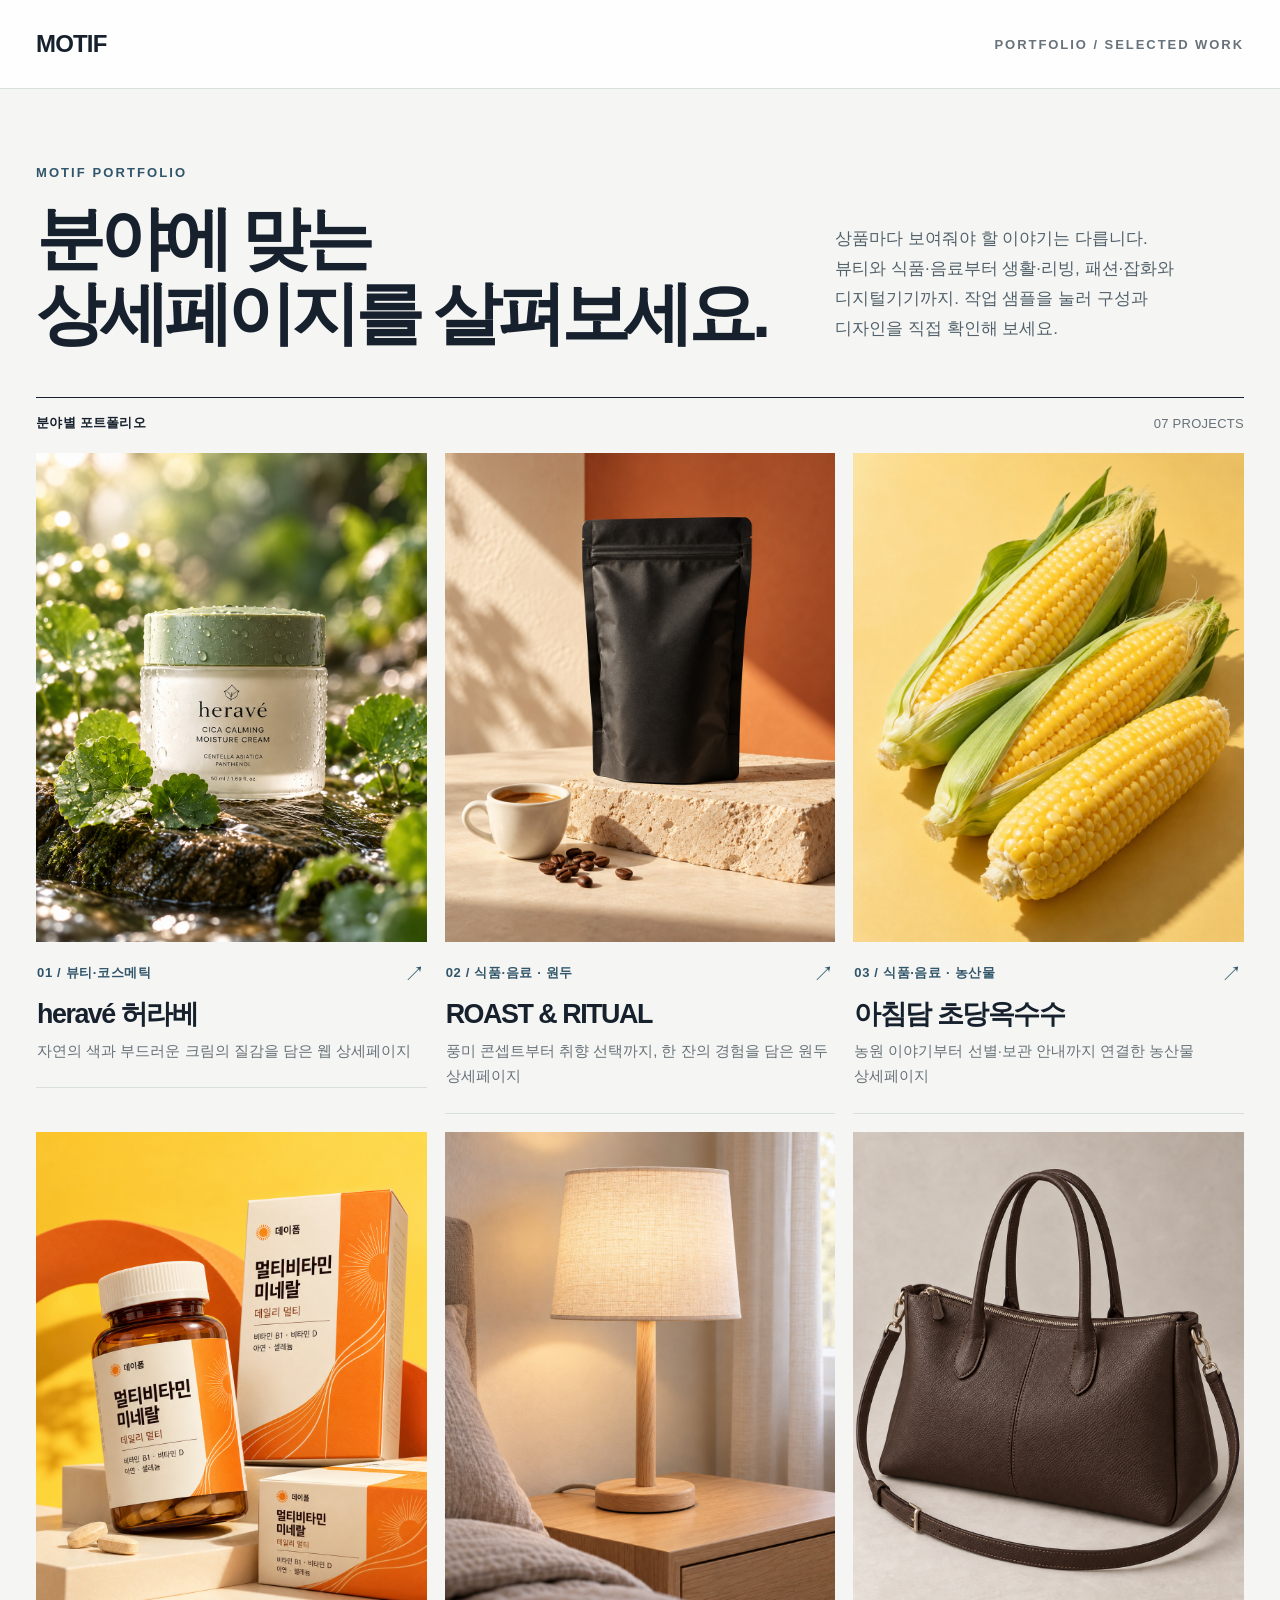
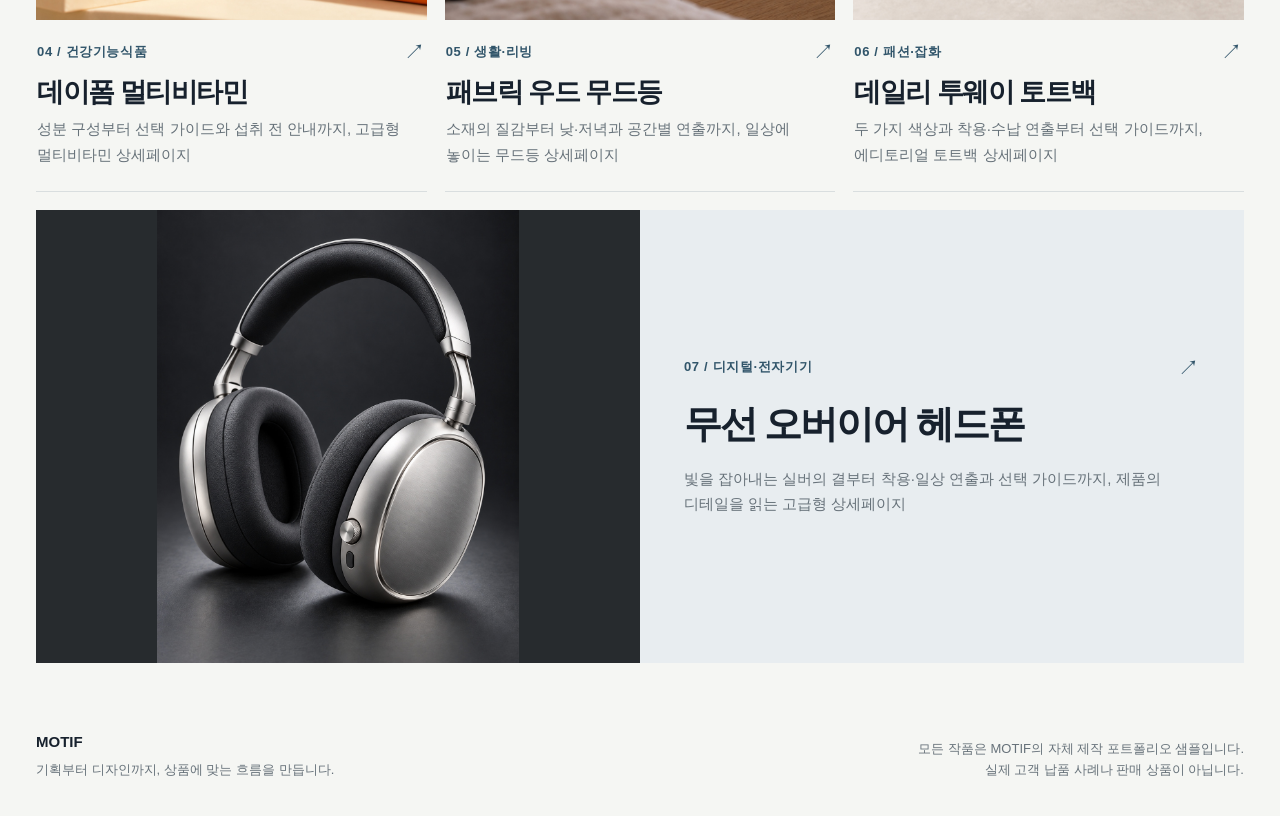
<file: index.html>
<!doctype html>
<html lang="ko"><head><meta charset="utf-8"><meta name="viewport" content="width=device-width,initial-scale=1"><meta name="theme-color" content="#f5f6f3">
<title>MOTIF 포트폴리오 | 상세페이지 기획·디자인</title>
<meta name="description" content="MOTIF의 뷰티·식품·음료·건강기능식품·생활리빙·패션잡화·디지털기기 상세페이지 포트폴리오. 일곱 가지 분야의 자체 제작 샘플을 살펴보세요.">
<meta property="og:title" content="MOTIF | 상세페이지 포트폴리오"><meta property="og:description" content="상품의 이야기를 읽히는 구성과 디자인으로. 뷰티·식품·음료·멀티비타민·무드등·패션잡화·헤드폰 작업 샘플을 확인하세요."><link rel="icon" href="favicon.svg" type="image/svg+xml"><link rel="stylesheet" href="styles.css?v=20261017-headphones"></head>
<body><a class="skip-link" href="#main">본문으로 건너뛰기</a><header class="site-header"><div class="shell"><a class="wordmark" href="./" aria-label="MOTIF 포트폴리오 홈">MOTIF</a><span class="header-note">PORTFOLIO / SELECTED WORK</span></div></header>
<main class="shell" id="main">
<section class="intro" aria-labelledby="page-title"><div><span class="eyebrow">MOTIF PORTFOLIO</span><h1 id="page-title">분야에 맞는<br>상세페이지를 살펴보세요.</h1></div><p>상품마다 보여줘야 할 이야기는 다릅니다. 뷰티와 식품·음료부터 생활·리빙, 패션·잡화와 디지털기기까지. 작업 샘플을 눌러 구성과 디자인을 직접 확인해 보세요.</p></section>
<div class="work-count"><span>분야별 포트폴리오</span><span>07 PROJECTS</span></div>
<section class="work-grid work-grid--six work-grid--seven" aria-label="분야별 상세페이지 포트폴리오">
<a class="work-card beauty" href="beauty.html"><div class="work-image"><img src="herave-hero-v03.png" alt="허라베 시카 수분 크림과 싱그러운 초록 잎의 브랜드 콘셉트" width="1122" height="1402" fetchpriority="high"></div><div class="work-info"><div class="work-top"><span>01 / 뷰티·코스메틱</span><b aria-hidden="true">↗</b></div><h2>heravé 허라베</h2><p>자연의 색과 부드러운 크림의 질감을 담은 웹 상세페이지</p></div></a>
<a class="work-card coffee" href="coffee.html"><div class="work-image"><img src="coffee-cover-v01.jpg" alt="Roast &amp; Ritual 원두 샘플의 검정 패키지와 커피잔" width="1000" height="1250" fetchpriority="high"></div><div class="work-info"><div class="work-top"><span>02 / 식품·음료 · 원두</span><b aria-hidden="true">↗</b></div><h2>ROAST &amp; RITUAL</h2><p>풍미 콘셉트부터 취향 선택까지, 한 잔의 경험을 담은 원두 상세페이지</p></div></a>
<a class="work-card corn" href="corn.html"><div class="work-image"><img src="corn-cover-v07.jpg" alt="아침담 초당옥수수 샘플의 노란 옥수수와 초록 껍질" width="1000" height="1250" loading="lazy"></div><div class="work-info"><div class="work-top"><span>03 / 식품·음료 · 농산물</span><b aria-hidden="true">↗</b></div><h2>아침담 초당옥수수</h2><p>농원 이야기부터 선별·보관 안내까지 연결한 농산물 상세페이지</p></div></a>
<a class="work-card supplement" href="supplement.html"><div class="work-image"><img src="dayform/hero-v05.jpg" alt="데이폼 앰버 영양제 용기와 정돈된 한글 라벨, 오렌지 곡선 패키지" width="1122" height="1402" loading="lazy"></div><div class="work-info"><div class="work-top"><span>04 / 건강기능식품</span><b aria-hidden="true">↗</b></div><h2>데이폼 멀티비타민</h2><p>성분 구성부터 선택 가이드와 섭취 전 안내까지, 고급형 멀티비타민 상세페이지</p></div></a>
<a class="work-card living" href="living.html"><div class="work-image"><img src="living/hero-v06.jpg" alt="오프화이트 패브릭 갓과 우드 톤 받침의 따뜻한 탁상 무드등" width="1122" height="1402" loading="lazy"></div><div class="work-info"><div class="work-top"><span>05 / 생활·리빙</span><b aria-hidden="true">↗</b></div><h2>패브릭 우드 무드등</h2><p>소재의 질감부터 낮·저녁과 공간별 연출까지, 일상에 놓이는 무드등 상세페이지</p></div></a>
<a class="work-card fashion" href="fashion.html"><div class="work-image"><img src="tote/espresso-v02.jpg" alt="샴페인 톤 장식과 깊은 에스프레소 브라운의 투웨이 토트백" width="1122" height="1402" loading="lazy"></div><div class="work-info"><div class="work-top"><span>06 / 패션·잡화</span><b aria-hidden="true">↗</b></div><h2>데일리 투웨이 토트백</h2><p>두 가지 색상과 착용·수납 연출부터 선택 가이드까지, 에디토리얼 토트백 상세페이지</p></div></a>
<a class="work-card headphones" href="headphones.html"><div class="work-image"><img src="headphones/hero-v03.jpg" alt="브러시드 실버 이어컵과 입체 테두리, 차콜 패드의 무선 오버이어 헤드폰" width="1122" height="1402" loading="lazy"></div><div class="work-info"><div class="work-top"><span>07 / 디지털·전자기기</span><b aria-hidden="true">↗</b></div><h2>무선 오버이어 헤드폰</h2><p>빛을 잡아내는 실버의 결부터 착용·일상 연출과 선택 가이드까지, 제품의 디테일을 읽는 고급형 상세페이지</p></div></a>
</section></main>
<footer class="footer shell"><div><strong>MOTIF</strong>기획부터 디자인까지, 상품에 맞는 흐름을 만듭니다.</div><span>모든 작품은 MOTIF의 자체 제작 포트폴리오 샘플입니다.<br>실제 고객 납품 사례나 판매 상품이 아닙니다.</span></footer>
</body></html>
</file>
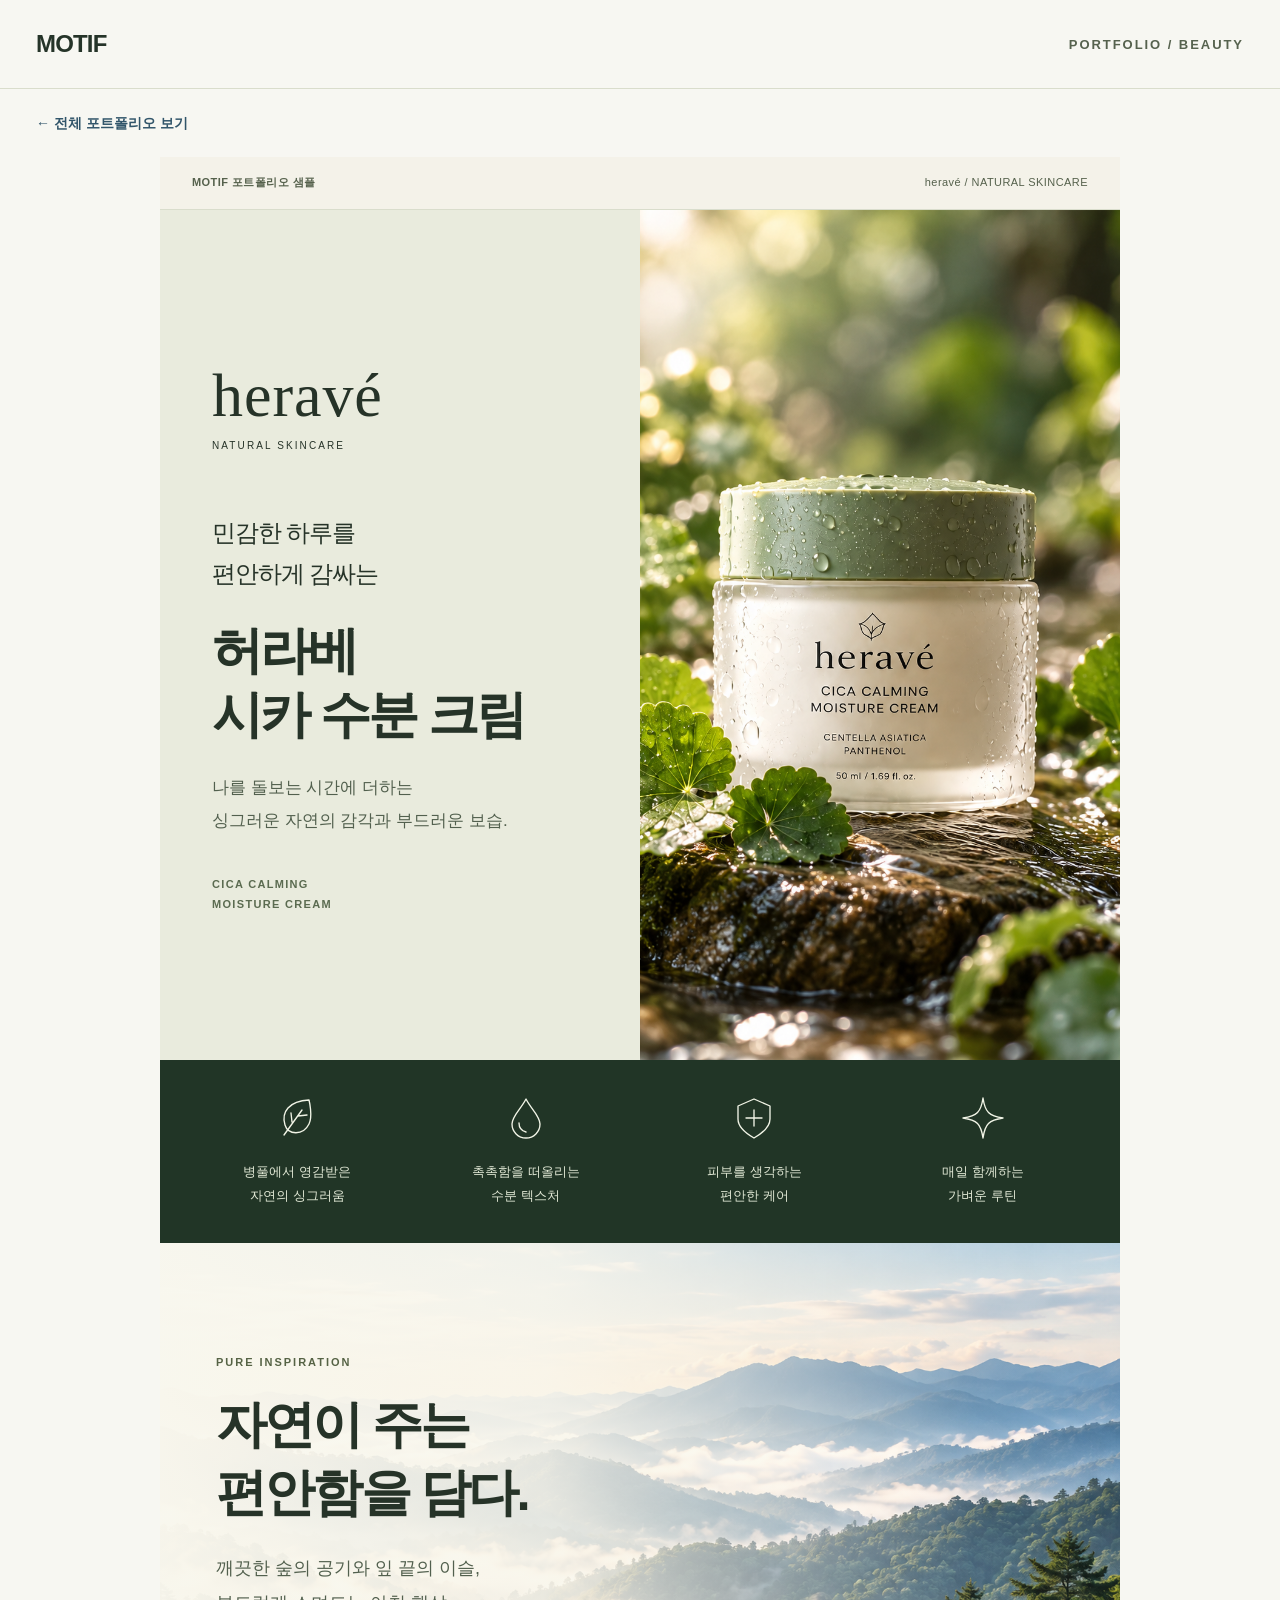
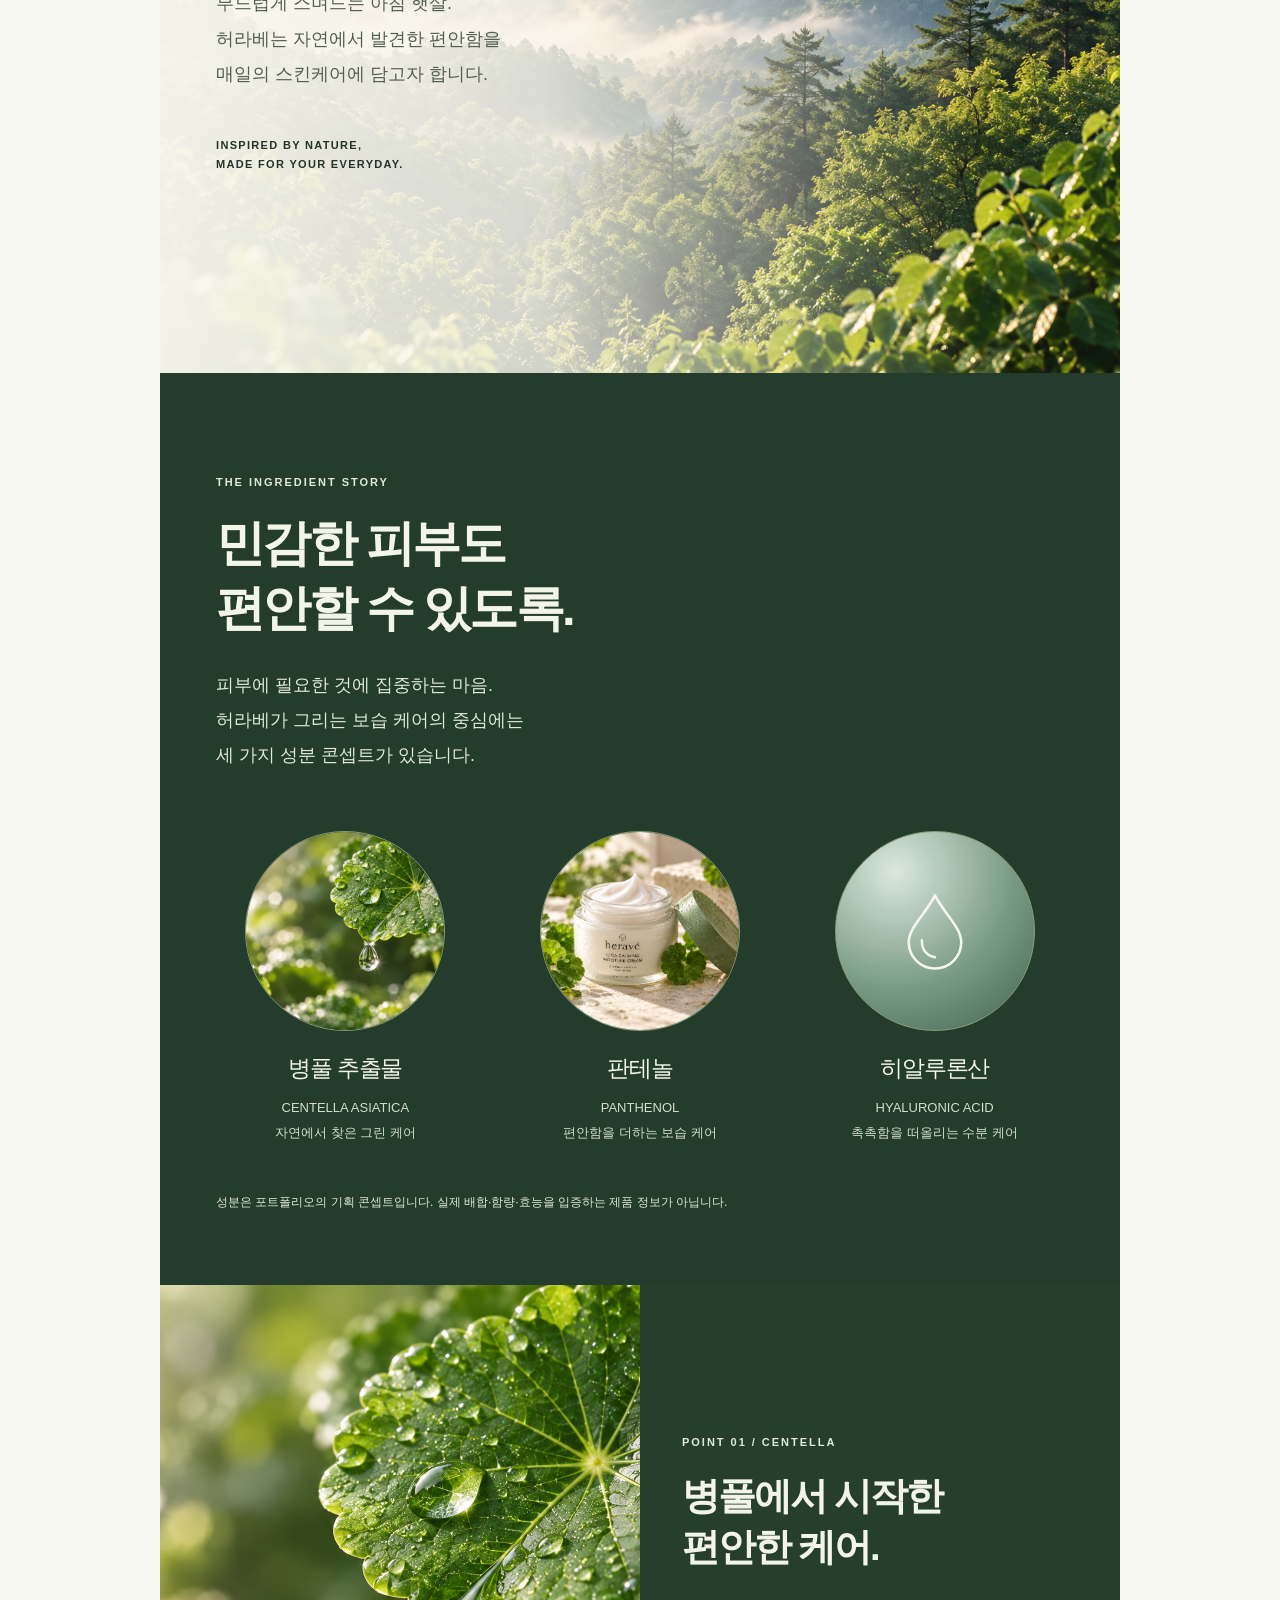
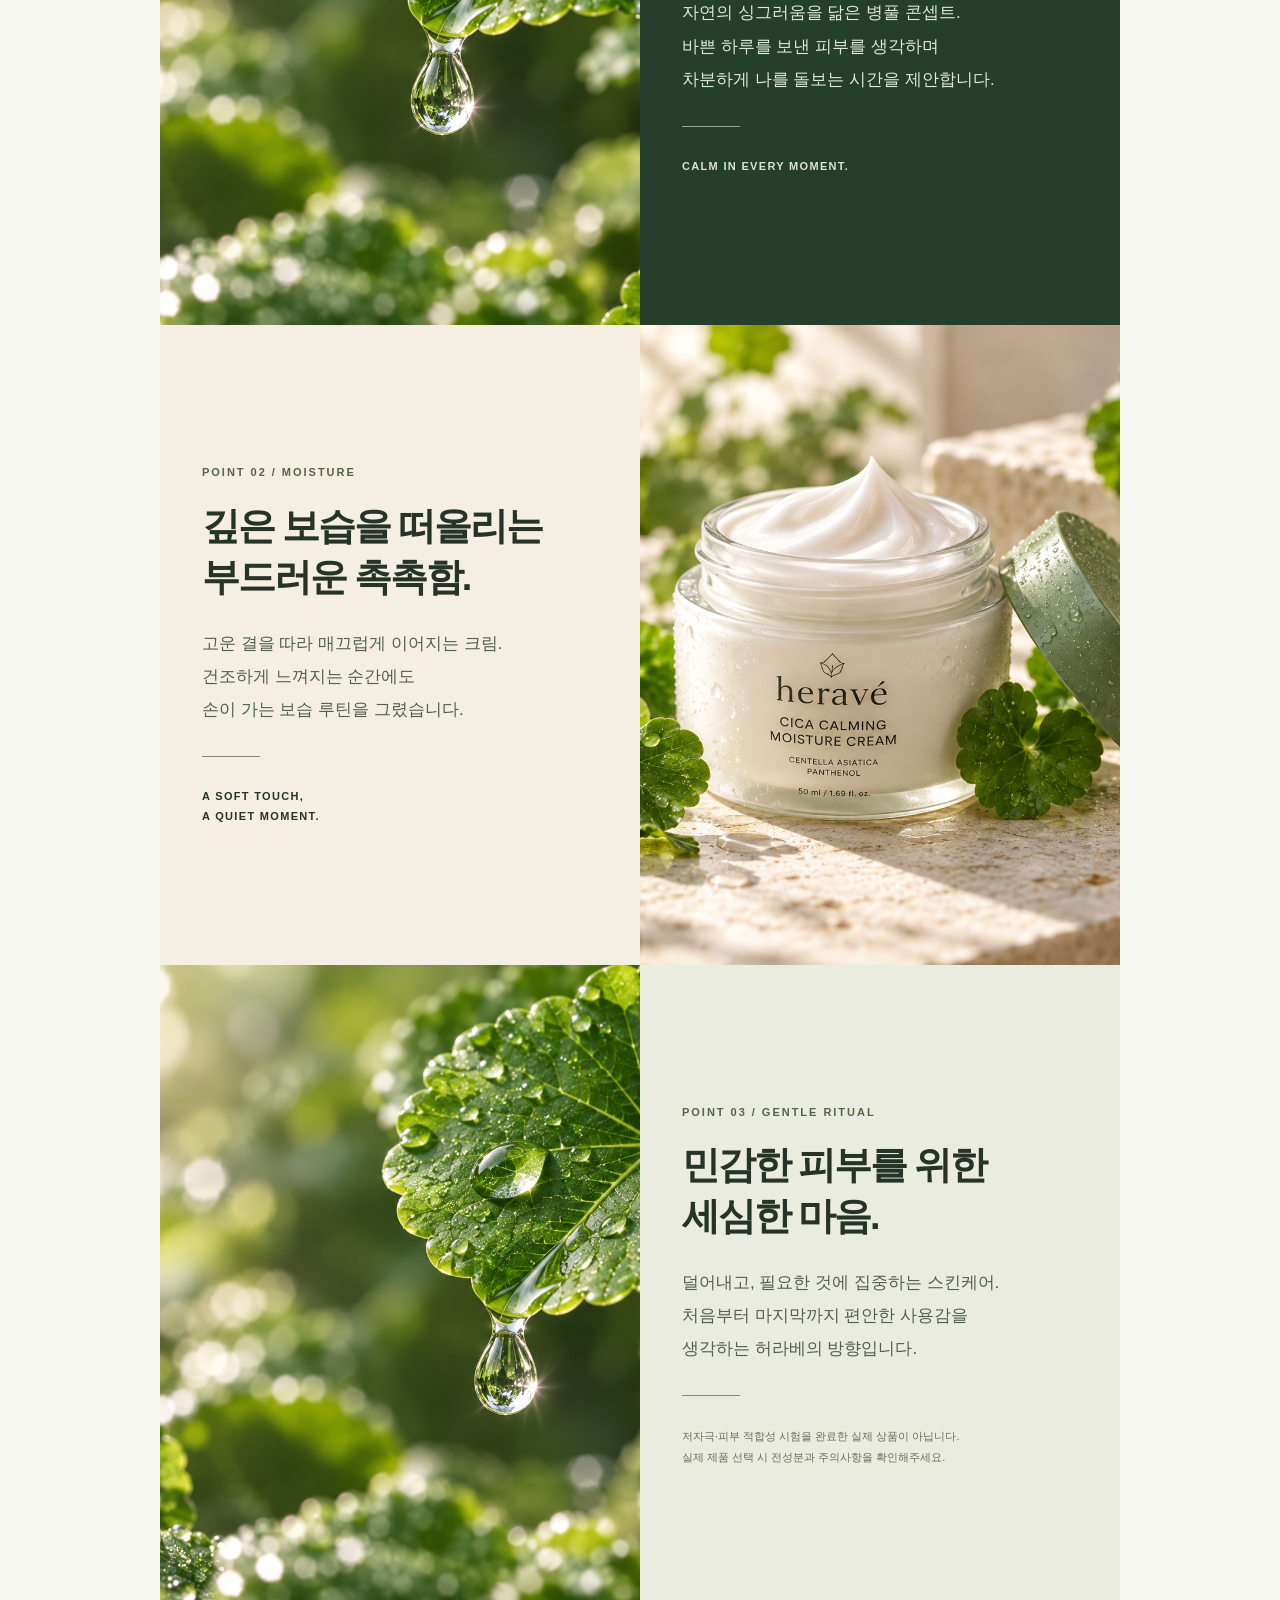
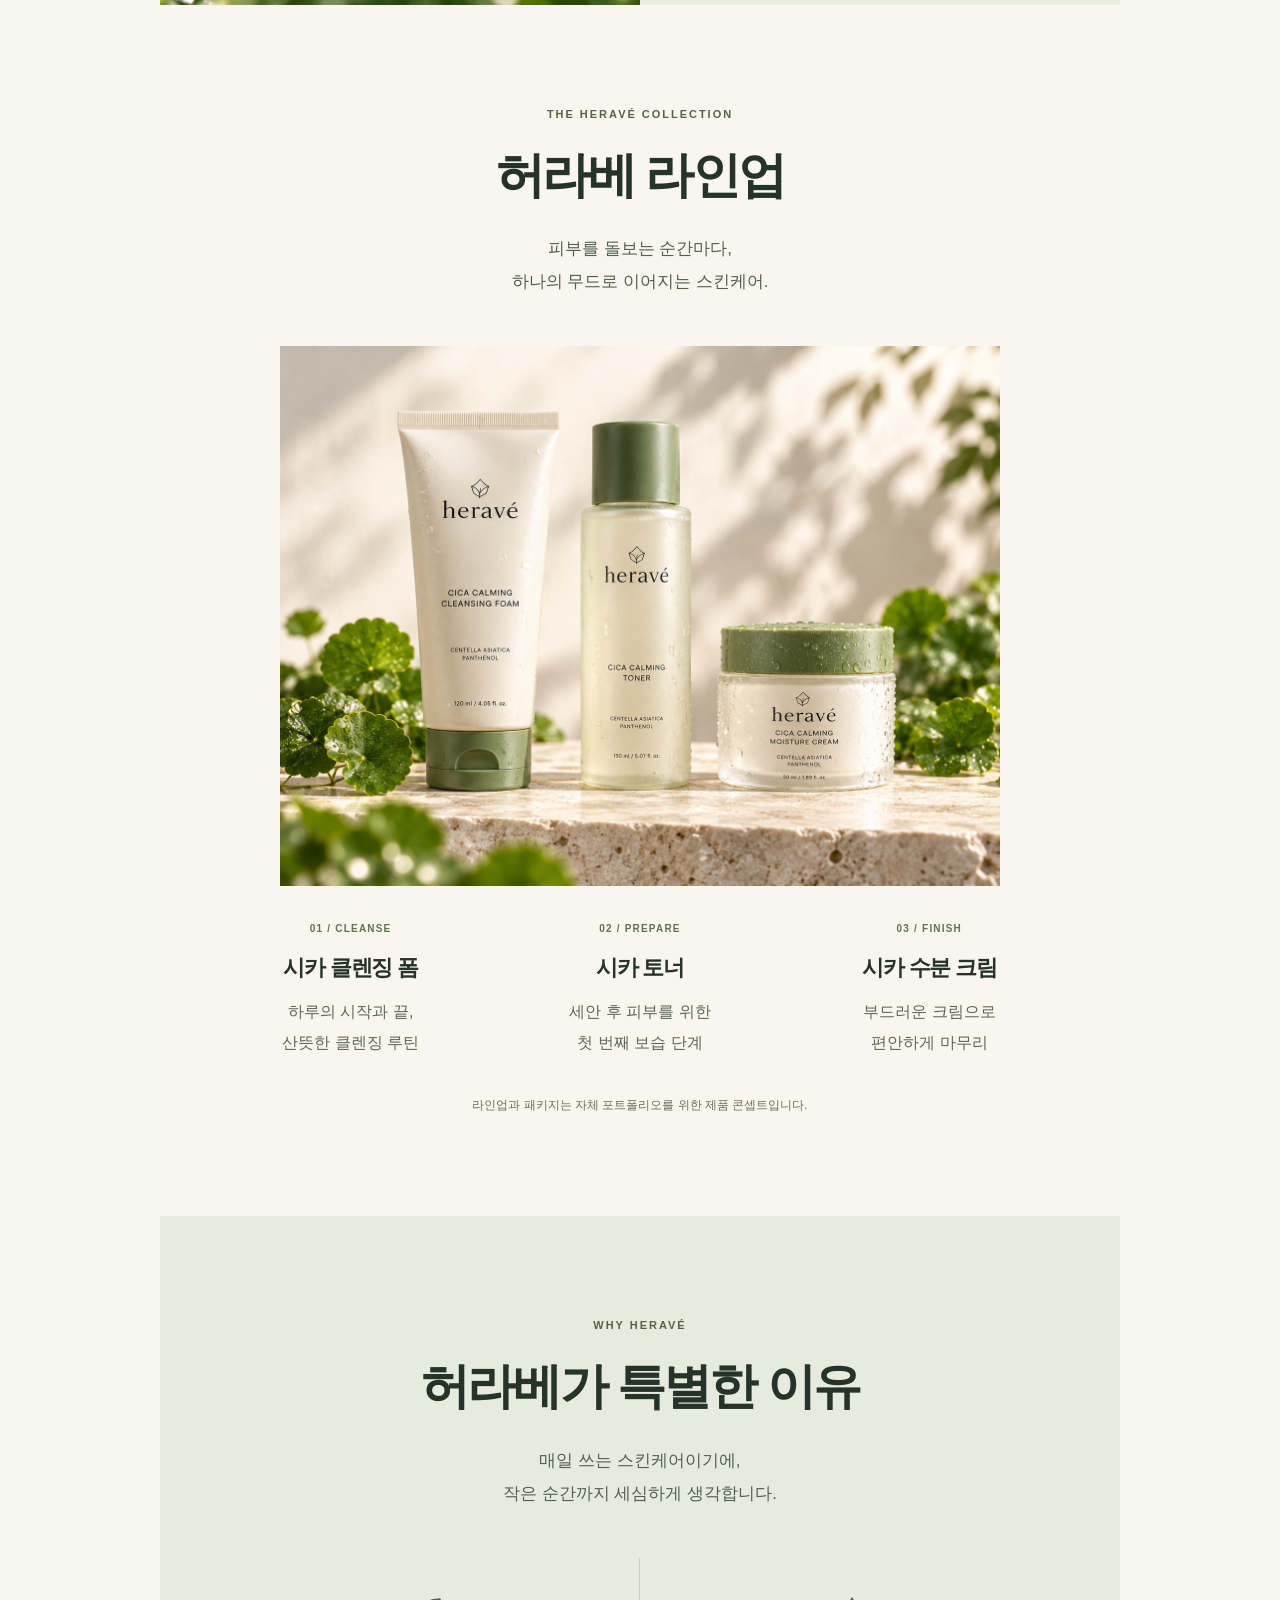
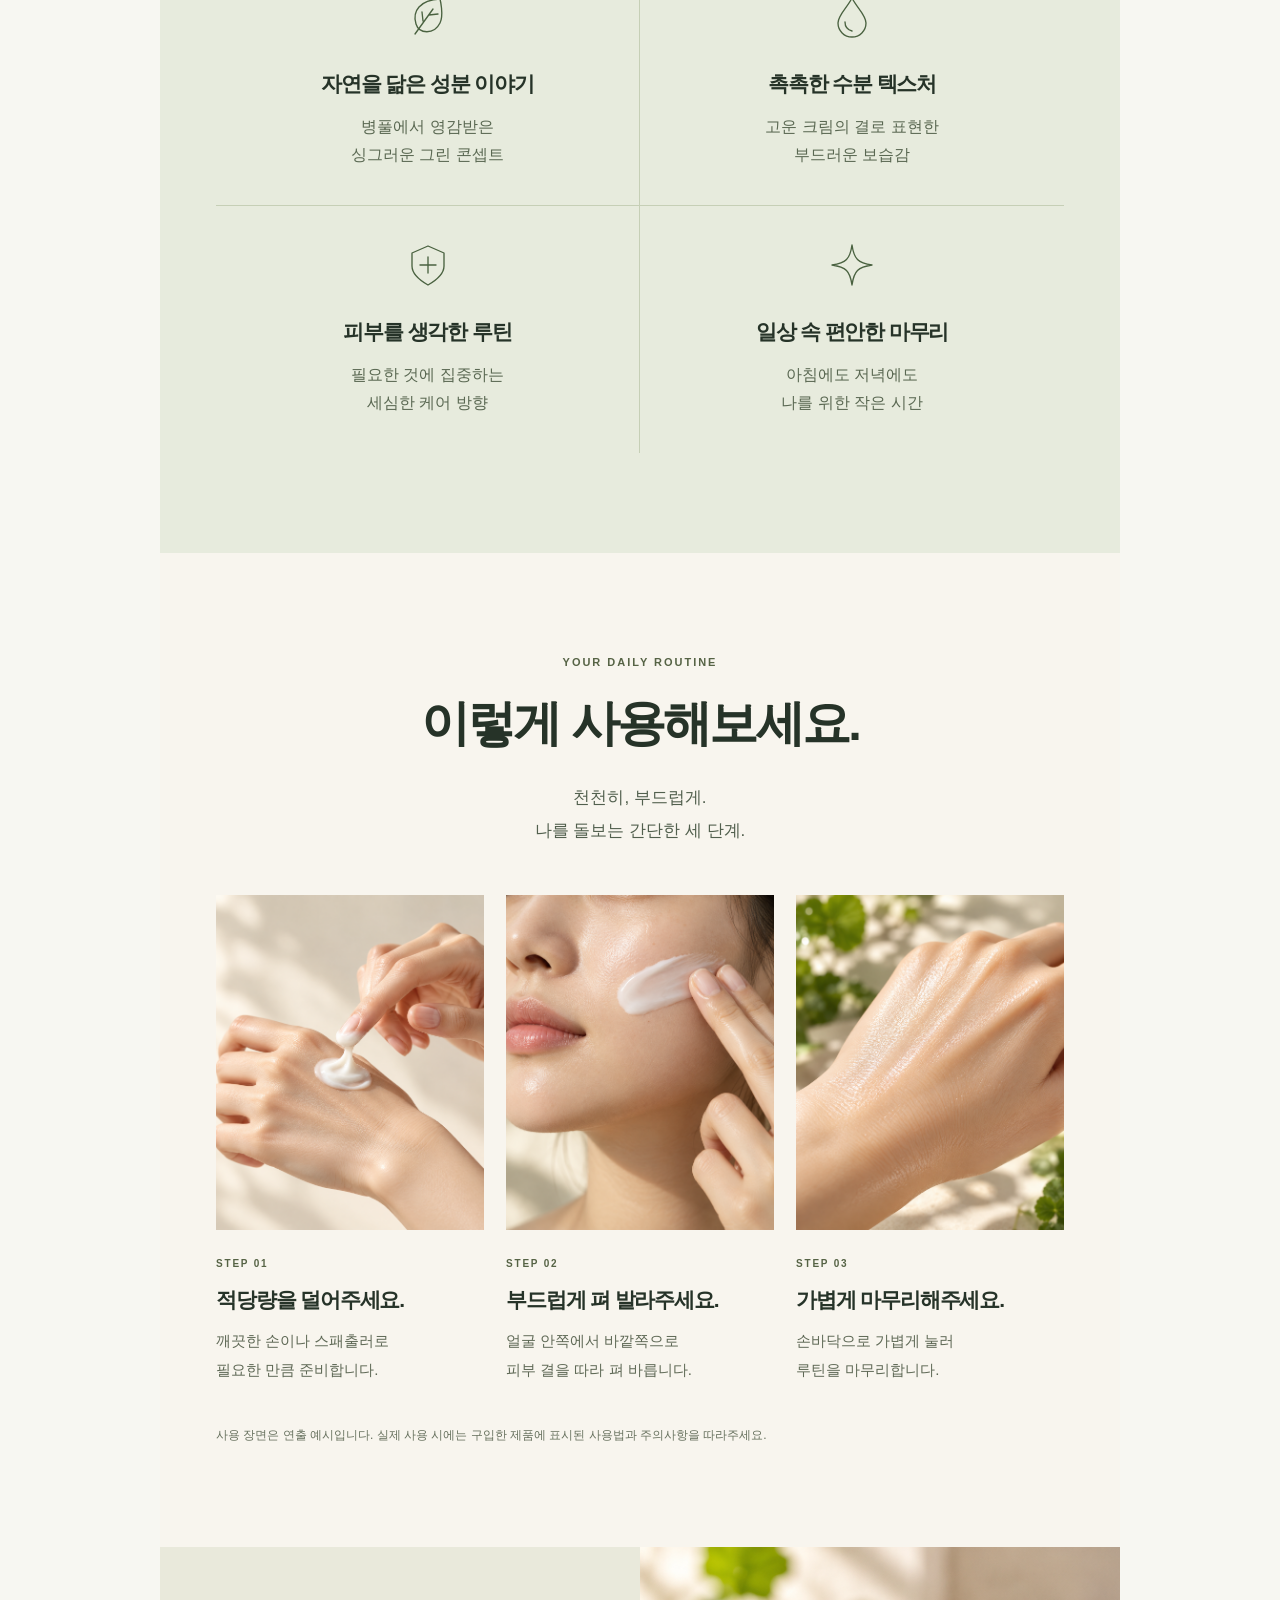
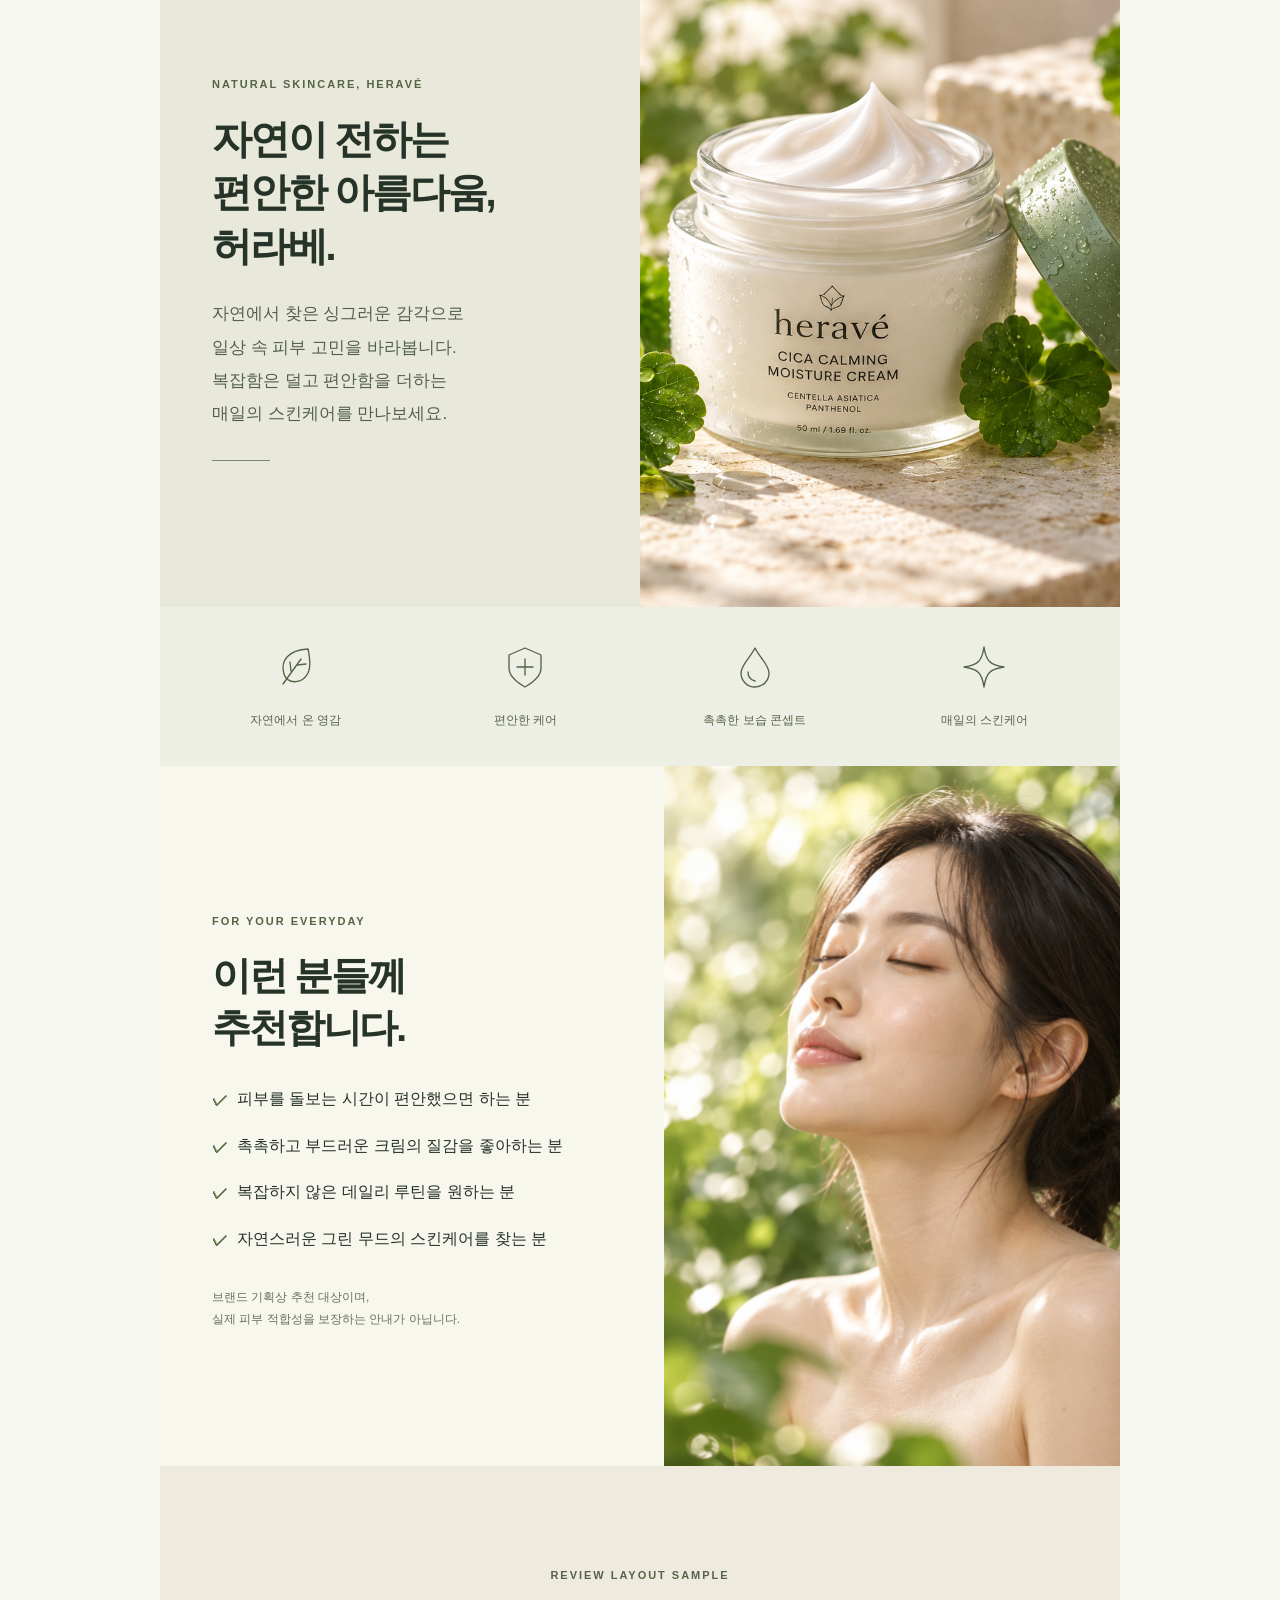
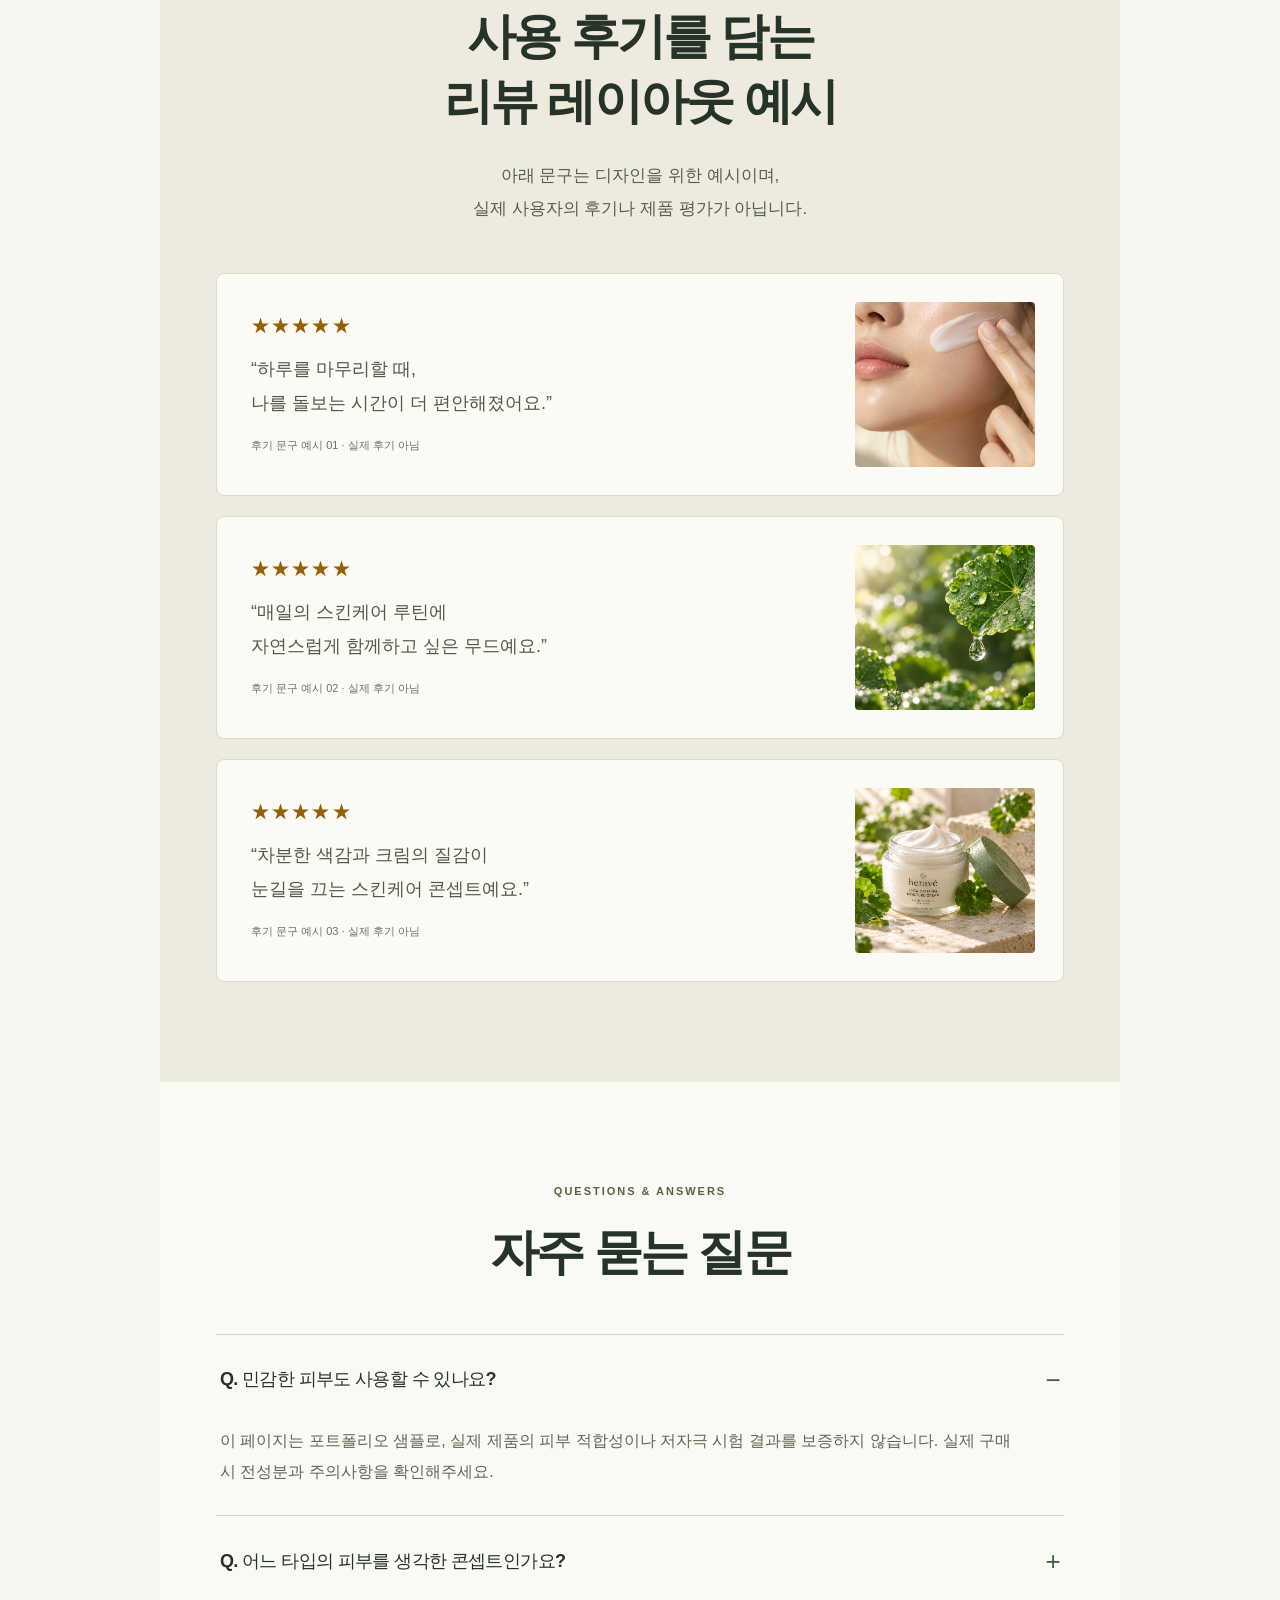
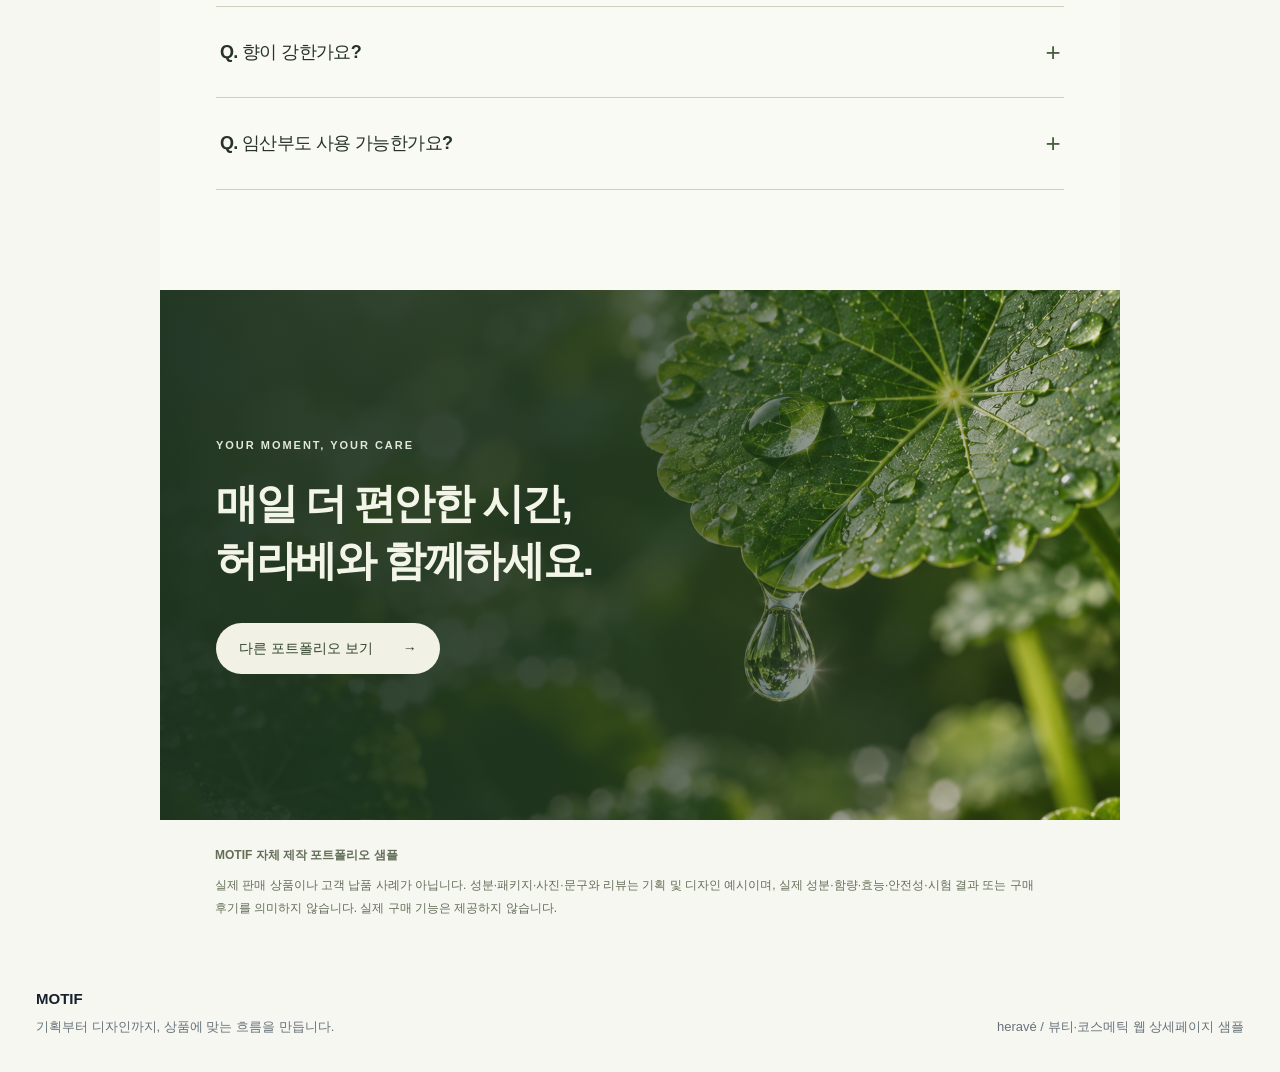
<file: beauty.html>
<!doctype html>
<html lang="ko">
<head>
<meta charset="utf-8"><meta name="viewport" content="width=device-width,initial-scale=1"><meta name="theme-color" content="#273c29">
<title>허라베 heravé | MOTIF 뷰티 포트폴리오</title>
<meta name="description" content="허라베 시카 수분 크림의 브랜드 이야기, 성분 콘셉트, 3가지 포인트, 라인업, 사용법, 추천 대상과 FAQ까지 이어지는 MOTIF의 자체 웹 상세페이지 샘플.">
<link rel="icon" href="favicon.svg" type="image/svg+xml"><link rel="stylesheet" href="styles.css?v=20261016-motif2"><link rel="stylesheet" href="herave-full-v03.css?v=20261016-full3">
</head>
<body class="herave-page">
<a class="skip-link" href="#main">본문으로 건너뛰기</a>
<header class="site-header"><div class="shell"><a class="wordmark" href="./" aria-label="MOTIF 포트폴리오 홈">MOTIF</a><span class="header-note">PORTFOLIO / BEAUTY</span></div></header>
<nav class="detail-nav shell" aria-label="돌아가기"><a class="back-link" href="./">← 전체 포트폴리오 보기</a></nav>
<svg class="h-symbols" xmlns="http://www.w3.org/2000/svg" aria-hidden="true"><defs>
<symbol id="leaf" viewBox="0 0 48 48"><path d="M36 6C16 7 8 18 12 31c3 10 18 11 24-1 4-8 0-24 0-24Z"/><path d="m11 41 18-25M19 28l-1-9m7 3 9-1"/></symbol>
<symbol id="drop" viewBox="0 0 48 48"><path d="M24 5C19 15 10 22 10 30a14 14 0 0 0 28 0C38 22 29 15 24 5Z"/><path d="M17 29c0 6 3 8 7 9"/></symbol>
<symbol id="shield" viewBox="0 0 48 48"><path d="m24 5 16 7v13c0 9-9 15-16 19C17 40 8 34 8 25V12L24 5Z"/><path d="M24 16v16m-8-8h16"/></symbol>
<symbol id="spark" viewBox="0 0 48 48"><path d="M24 4c2 14 6 18 20 20-14 2-18 6-20 20-2-14-6-18-20-20C18 22 22 18 24 4Z"/></symbol>
</defs></svg>
<main class="h-detail" id="main">
<div class="h-top-note"><strong>MOTIF 포트폴리오 샘플</strong><span>heravé / NATURAL SKINCARE</span></div>
<!-- 01 · 원본 좌열 첫 영역: 제품 소개 -->
<section id="hero" class="h-hero" data-source="좌열 01" aria-labelledby="herave-title">
<div class="h-hero-grid"><div class="h-hero-copy"><p class="h-logo">heravé</p><p class="h-logo-sub">NATURAL SKINCARE</p><p class="h-hero-lead">민감한 하루를<br>편안하게 감싸는</p><h1 id="herave-title">허라베<br>시카 수분 크림</h1><p class="h-copy">나를 돌보는 시간에 더하는<br>싱그러운 자연의 감각과 부드러운 보습.</p><span class="h-en">CICA CALMING<br>MOISTURE CREAM</span></div><div class="h-hero-photo"><img src="herave-hero-v03.png" alt="초록 잎과 물방울 사이에 놓인 허라베 시카 수분 크림" width="1122" height="1402" fetchpriority="high"></div></div>
<div class="h-value-strip"><div><svg><use href="#leaf"/></svg><span>병풀에서 영감받은<br>자연의 싱그러움</span></div><div><svg><use href="#drop"/></svg><span>촉촉함을 떠올리는<br>수분 텍스처</span></div><div><svg><use href="#shield"/></svg><span>피부를 생각하는<br>편안한 케어</span></div><div><svg><use href="#spark"/></svg><span>매일 함께하는<br>가벼운 루틴</span></div></div>
</section>
<!-- 02 · 원본 좌열 두 번째: 자연 이야기 -->
<section id="nature" class="h-nature" data-source="좌열 02">
<div class="h-nature-photo"><img src="herave-nature-v05.png" alt="아침 안개와 햇살이 내려앉은 초록 숲과 산 능선" width="1536" height="1024"></div>
<div class="h-wrap h-nature-copy"><span class="h-kicker">PURE INSPIRATION</span><h2>자연이 주는<br>편안함을 담다.</h2><p class="h-copy">깨끗한 숲의 공기와 잎 끝의 이슬,<br>부드럽게 스며드는 아침 햇살.<br>허라베는 자연에서 발견한 편안함을<br>매일의 스킨케어에 담고자 합니다.</p><span class="h-en">INSPIRED BY NATURE,<br>MADE FOR YOUR EVERYDAY.</span></div>
</section>
<!-- 03 · 원본 좌열 세 번째: 성분 소개 -->
<section id="ingredients" class="h-ingredients" data-source="좌열 03"><div class="h-wrap">
<span class="h-kicker h-light">THE INGREDIENT STORY</span><h2>민감한 피부도<br>편안할 수 있도록.</h2><p class="h-copy h-light">피부에 필요한 것에 집중하는 마음.<br>허라베가 그리는 보습 케어의 중심에는<br>세 가지 성분 콘셉트가 있습니다.</p>
<div class="h-ingredient-grid">
<article><div class="h-ingredient-visual"><img src="herave-leaf-v04.png" alt="병풀을 연상시키는 초록 잎과 맑은 이슬" width="1448" height="1086"></div><h3>병풀 추출물</h3><p>CENTELLA ASIATICA<br>자연에서 찾은 그린 케어</p></article>
<article><div class="h-ingredient-visual"><img src="herave-open-v03.png" alt="판테놀 보습 콘셉트를 표현한 부드러운 흰색 크림" width="1448" height="1086"></div><h3>판테놀</h3><p>PANTHENOL<br>편안함을 더하는 보습 케어</p></article>
<article><div class="h-ingredient-visual h-water"><svg viewBox="0 0 48 48"><use href="#drop"/></svg></div><h3>히알루론산</h3><p>HYALURONIC ACID<br>촉촉함을 떠올리는 수분 케어</p></article>
</div><p class="h-fine h-light">성분은 포트폴리오의 기획 콘셉트입니다. 실제 배합·함량·효능을 입증하는 제품 정보가 아닙니다.</p>
</div></section>
<!-- 04 · 원본 중열 POINT 01 -->
<section id="point-cica" class="h-point h-point-green" data-source="중열 01"><div class="h-point-photo"><img src="herave-leaf-v04.png" alt="초록 잎 끝에 맺힌 맑은 물방울" width="1448" height="1086"></div><div class="h-wrap h-point-copy"><span class="h-kicker h-light">POINT 01 / CENTELLA</span><h2>병풀에서 시작한<br>편안한 케어.</h2><p class="h-copy h-light">자연의 싱그러움을 닮은 병풀 콘셉트.<br>바쁜 하루를 보낸 피부를 생각하며<br>차분하게 나를 돌보는 시간을 제안합니다.</p><div class="h-short-rule"></div><span class="h-en">CALM IN EVERY MOMENT.</span></div></section>
<!-- 05 · 원본 중열 POINT 02 -->
<section id="point-moisture" class="h-point h-point-cream" data-source="중열 02"><div class="h-wrap h-point-copy"><span class="h-kicker">POINT 02 / MOISTURE</span><h2>깊은 보습을 떠올리는<br>부드러운 촉촉함.</h2><p class="h-copy">고운 결을 따라 매끄럽게 이어지는 크림.<br>건조하게 느껴지는 순간에도<br>손이 가는 보습 루틴을 그렸습니다.</p><div class="h-short-rule"></div><span class="h-en">A SOFT TOUCH,<br>A QUIET MOMENT.</span></div><div class="h-point-photo"><img src="herave-open-v03.png" alt="뚜껑을 연 허라베 수분 크림의 부드럽고 매끈한 질감" width="1448" height="1086"></div></section>
<!-- 06 · 원본 중열 POINT 03 -->
<section id="point-gentle" class="h-point h-point-soft" data-source="중열 03"><div class="h-point-photo"><img src="herave-leaf-v04.png" alt="햇살 아래 싱그러운 초록 잎과 섬세한 이슬의 질감" width="1448" height="1086"></div><div class="h-wrap h-point-copy"><span class="h-kicker">POINT 03 / GENTLE RITUAL</span><h2>민감한 피부를 위한<br>세심한 마음.</h2><p class="h-copy">덜어내고, 필요한 것에 집중하는 스킨케어.<br>처음부터 마지막까지 편안한 사용감을<br>생각하는 허라베의 방향입니다.</p><div class="h-short-rule"></div><p class="h-fine">저자극·피부 적합성 시험을 완료한 실제 상품이 아닙니다.<br>실제 제품 선택 시 전성분과 주의사항을 확인해주세요.</p></div></section>
<!-- 07 · 원본 중열 라인업: 독립 고해상도 사진 -->
<section id="lineup" class="h-lineup h-section" data-source="중열 04"><div class="h-wrap"><div class="h-section-heading"><span class="h-kicker">THE HERAVÉ COLLECTION</span><h2>허라베 라인업</h2><p class="h-copy">피부를 돌보는 순간마다,<br>하나의 무드로 이어지는 스킨케어.</p></div>
<div class="h-lineup-photo"><img src="herave-lineup-v05.png" alt="허라베 시카 클렌징 폼, 시카 토너, 시카 수분 크림 세 가지 패키지 전체 모습" width="1448" height="1086"></div>
<div class="h-lineup-grid"><article><span class="h-en">01 / CLEANSE</span><h3>시카 클렌징 폼</h3><p>하루의 시작과 끝,<br>산뜻한 클렌징 루틴</p></article><article><span class="h-en">02 / PREPARE</span><h3>시카 토너</h3><p>세안 후 피부를 위한<br>첫 번째 보습 단계</p></article><article><span class="h-en">03 / FINISH</span><h3>시카 수분 크림</h3><p>부드러운 크림으로<br>편안하게 마무리</p></article></div><p class="h-fine">라인업과 패키지는 자체 포트폴리오를 위한 제품 콘셉트입니다.</p>
</div></section>
<!-- 08 · 원본 중열 특별한 이유: 네이티브 아이콘 -->
<section id="reasons" class="h-reasons h-section" data-source="중열 05"><div class="h-wrap"><div class="h-section-heading"><span class="h-kicker">WHY HERAVÉ</span><h2>허라베가 특별한 이유</h2><p class="h-copy">매일 쓰는 스킨케어이기에,<br>작은 순간까지 세심하게 생각합니다.</p></div><div class="h-reason-grid">
<article><svg><use href="#leaf"/></svg><h3>자연을 닮은 성분 이야기</h3><p>병풀에서 영감받은<br>싱그러운 그린 콘셉트</p></article>
<article><svg><use href="#drop"/></svg><h3>촉촉한 수분 텍스처</h3><p>고운 크림의 결로 표현한<br>부드러운 보습감</p></article>
<article><svg><use href="#shield"/></svg><h3>피부를 생각한 루틴</h3><p>필요한 것에 집중하는<br>세심한 케어 방향</p></article>
<article><svg><use href="#spark"/></svg><h3>일상 속 편안한 마무리</h3><p>아침에도 저녁에도<br>나를 위한 작은 시간</p></article>
</div></div></section>
<!-- 09 · 원본 중열 사용법: 개별 고해상도 사진 3장 -->
<section id="how-to" class="h-use h-section" data-source="중열 06"><div class="h-wrap"><div class="h-section-heading"><span class="h-kicker">YOUR DAILY ROUTINE</span><h2>이렇게 사용해보세요.</h2><p class="h-copy">천천히, 부드럽게.<br>나를 돌보는 간단한 세 단계.</p></div><div class="h-steps">
<article><div class="h-step-photo"><img src="herave-step01-v05.png" alt="손등에 덜어낸 흰색 크림을 깨끗한 손끝으로 준비하는 장면" width="1122" height="1402"></div><span class="h-kicker">STEP 01</span><h3>적당량을 덜어주세요.</h3><p>깨끗한 손이나 스패출러로<br>필요한 만큼 준비합니다.</p></article>
<article><div class="h-step-photo"><img src="herave-step02-v05.png" alt="볼의 피부 결을 따라 손끝으로 크림을 부드럽게 펴 바르는 장면" width="1122" height="1402"></div><span class="h-kicker">STEP 02</span><h3>부드럽게 펴 발라주세요.</h3><p>얼굴 안쪽에서 바깥쪽으로<br>피부 결을 따라 펴 바릅니다.</p></article>
<article><div class="h-step-photo"><img src="herave-step03-v05.png" alt="크림 사용 후 자연스럽게 빛을 반사하는 손등의 섬세한 피부 질감 연출" width="1122" height="1402"></div><span class="h-kicker">STEP 03</span><h3>가볍게 마무리해주세요.</h3><p>손바닥으로 가볍게 눌러<br>루틴을 마무리합니다.</p></article>
</div><p class="h-fine">사용 장면은 연출 예시입니다. 실제 사용 시에는 구입한 제품에 표시된 사용법과 주의사항을 따라주세요.</p></div></section>
<!-- 10 · 원본 우열 브랜드 소개 -->
<section id="brand" class="h-brand" data-source="우열 01"><div class="h-brand-grid"><div class="h-brand-copy"><span class="h-kicker">NATURAL SKINCARE, HERAVÉ</span><h2>자연이 전하는<br>편안한 아름다움,<br>허라베.</h2><p class="h-copy">자연에서 찾은 싱그러운 감각으로<br>일상 속 피부 고민을 바라봅니다.<br>복잡함은 덜고 편안함을 더하는<br>매일의 스킨케어를 만나보세요.</p><div class="h-short-rule"></div></div><div class="h-brand-photo"><img src="herave-open-v03.png" alt="초록 잎과 따뜻한 자연광 아래 놓인 열린 허라베 크림 용기" width="1448" height="1086"></div></div>
<div class="h-brand-values"><div><svg><use href="#leaf"/></svg><p>자연에서 온 영감</p></div><div><svg><use href="#shield"/></svg><p>편안한 케어</p></div><div><svg><use href="#drop"/></svg><p>촉촉한 보습 콘셉트</p></div><div><svg><use href="#spark"/></svg><p>매일의 스킨케어</p></div></div>
</section>
<!-- 11 · 원본 우열 추천 대상 -->
<section id="recommend" class="h-recommend" data-source="우열 02"><div class="h-recommend-copy"><span class="h-kicker">FOR YOUR EVERYDAY</span><h2>이런 분들께<br>추천합니다.</h2><ul><li>피부를 돌보는 시간이 편안했으면 하는 분</li><li>촉촉하고 부드러운 크림의 질감을 좋아하는 분</li><li>복잡하지 않은 데일리 루틴을 원하는 분</li><li>자연스러운 그린 무드의 스킨케어를 찾는 분</li></ul><p class="h-fine">브랜드 기획상 추천 대상이며,<br>실제 피부 적합성을 보장하는 안내가 아닙니다.</p></div><div class="h-recommend-photo"><img src="herave-skin-v05.png" alt="초록 자연을 배경으로 편안하게 눈을 감은 성인 스킨케어 모델" width="1122" height="1402"></div></section>
<!-- 12 · 원본 우열 리뷰: 실제 고객후기로 오인되지 않도록 구분 -->
<section id="reviews" class="h-reviews h-section" data-source="우열 03"><div class="h-wrap"><div class="h-section-heading"><span class="h-kicker">REVIEW LAYOUT SAMPLE</span><h2>사용 후기를 담는<br>리뷰 레이아웃 예시</h2><p class="h-copy">아래 문구는 디자인을 위한 예시이며,<br>실제 사용자의 후기나 제품 평가가 아닙니다.</p></div><div class="h-review-list">
<article><div><span class="h-stars" aria-label="별점 디자인 예시">★★★★★</span><p>“하루를 마무리할 때,<br>나를 돌보는 시간이 더 편안해졌어요.”</p><span class="h-review-caption">후기 문구 예시 01 · 실제 후기 아님</span></div><img src="herave-step02-v05.png" alt="크림 사용 장면을 보여주는 리뷰 카드 연출 이미지" width="1122" height="1402"></article>
<article><div><span class="h-stars" aria-label="별점 디자인 예시">★★★★★</span><p>“매일의 스킨케어 루틴에<br>자연스럽게 함께하고 싶은 무드예요.”</p><span class="h-review-caption">후기 문구 예시 02 · 실제 후기 아님</span></div><img src="herave-leaf-v04.png" alt="물방울이 맺힌 초록 잎의 리뷰 카드 연출 이미지" width="1448" height="1086"></article>
<article><div><span class="h-stars" aria-label="별점 디자인 예시">★★★★★</span><p>“차분한 색감과 크림의 질감이<br>눈길을 끄는 스킨케어 콘셉트예요.”</p><span class="h-review-caption">후기 문구 예시 03 · 실제 후기 아님</span></div><img src="herave-open-v03.png" alt="열린 허라베 크림 용기의 리뷰 카드 연출 이미지" width="1448" height="1086"></article>
</div></div></section>
<!-- 13 · 원본 우열 FAQ: 실제 열고 닫는 네이티브 요소 -->
<section id="faq" class="h-faq h-section" data-source="우열 04"><div class="h-wrap"><div class="h-section-heading"><span class="h-kicker">QUESTIONS & ANSWERS</span><h2>자주 묻는 질문</h2></div>
<details open><summary>Q. 민감한 피부도 사용할 수 있나요?</summary><p>이 페이지는 포트폴리오 샘플로, 실제 제품의 피부 적합성이나 저자극 시험 결과를 보증하지 않습니다. 실제 구매 시 전성분과 주의사항을 확인해주세요.</p></details>
<details><summary>Q. 어느 타입의 피부를 생각한 콘셉트인가요?</summary><p>편안한 데일리 보습 루틴을 원하는 분을 떠올리며 구성한 스킨케어 콘셉트입니다. 개인별 피부 상태에 따른 사용 적합성을 판단하는 자료는 아닙니다.</p></details>
<details><summary>Q. 향이 강한가요?</summary><p>실물 상품의 향을 평가한 페이지가 아니므로 향의 유무나 강도를 안내하지 않습니다. 실제 제품의 향료 정보와 상품 설명을 확인해주세요.</p></details>
<details><summary>Q. 임산부도 사용 가능한가요?</summary><p>임신 중 사용 가능 여부는 이 샘플로 판단할 수 없습니다. 실제 제품의 전성분과 사용 주의사항을 확인하고 필요한 경우 담당 의료진에게 문의해주세요.</p></details>
</div></section>
<!-- 14 · 원본 우열 마무리 CTA -->
<section id="close" class="h-close" data-source="우열 05"><img class="h-close-photo" src="herave-leaf-v04.png" alt="자연광을 반사하는 초록 잎과 맑은 이슬" width="1448" height="1086"><div class="h-close-copy"><span class="h-kicker h-light">YOUR MOMENT, YOUR CARE</span><h2>매일 더 편안한 시간,<br>허라베와 함께하세요.</h2><a class="h-button" href="./">다른 포트폴리오 보기 <span aria-hidden="true">→</span></a></div></section>
</main>
<div class="h-bottom-note"><strong>MOTIF 자체 제작 포트폴리오 샘플</strong><p>실제 판매 상품이나 고객 납품 사례가 아닙니다. 성분·패키지·사진·문구와 리뷰는 기획 및 디자인 예시이며, 실제 성분·함량·효능·안전성·시험 결과 또는 구매 후기를 의미하지 않습니다. 실제 구매 기능은 제공하지 않습니다.</p></div>
<footer class="footer shell"><div><strong>MOTIF</strong>기획부터 디자인까지, 상품에 맞는 흐름을 만듭니다.</div><span>heravé / 뷰티·코스메틱 웹 상세페이지 샘플</span></footer>
</body></html>
</file>
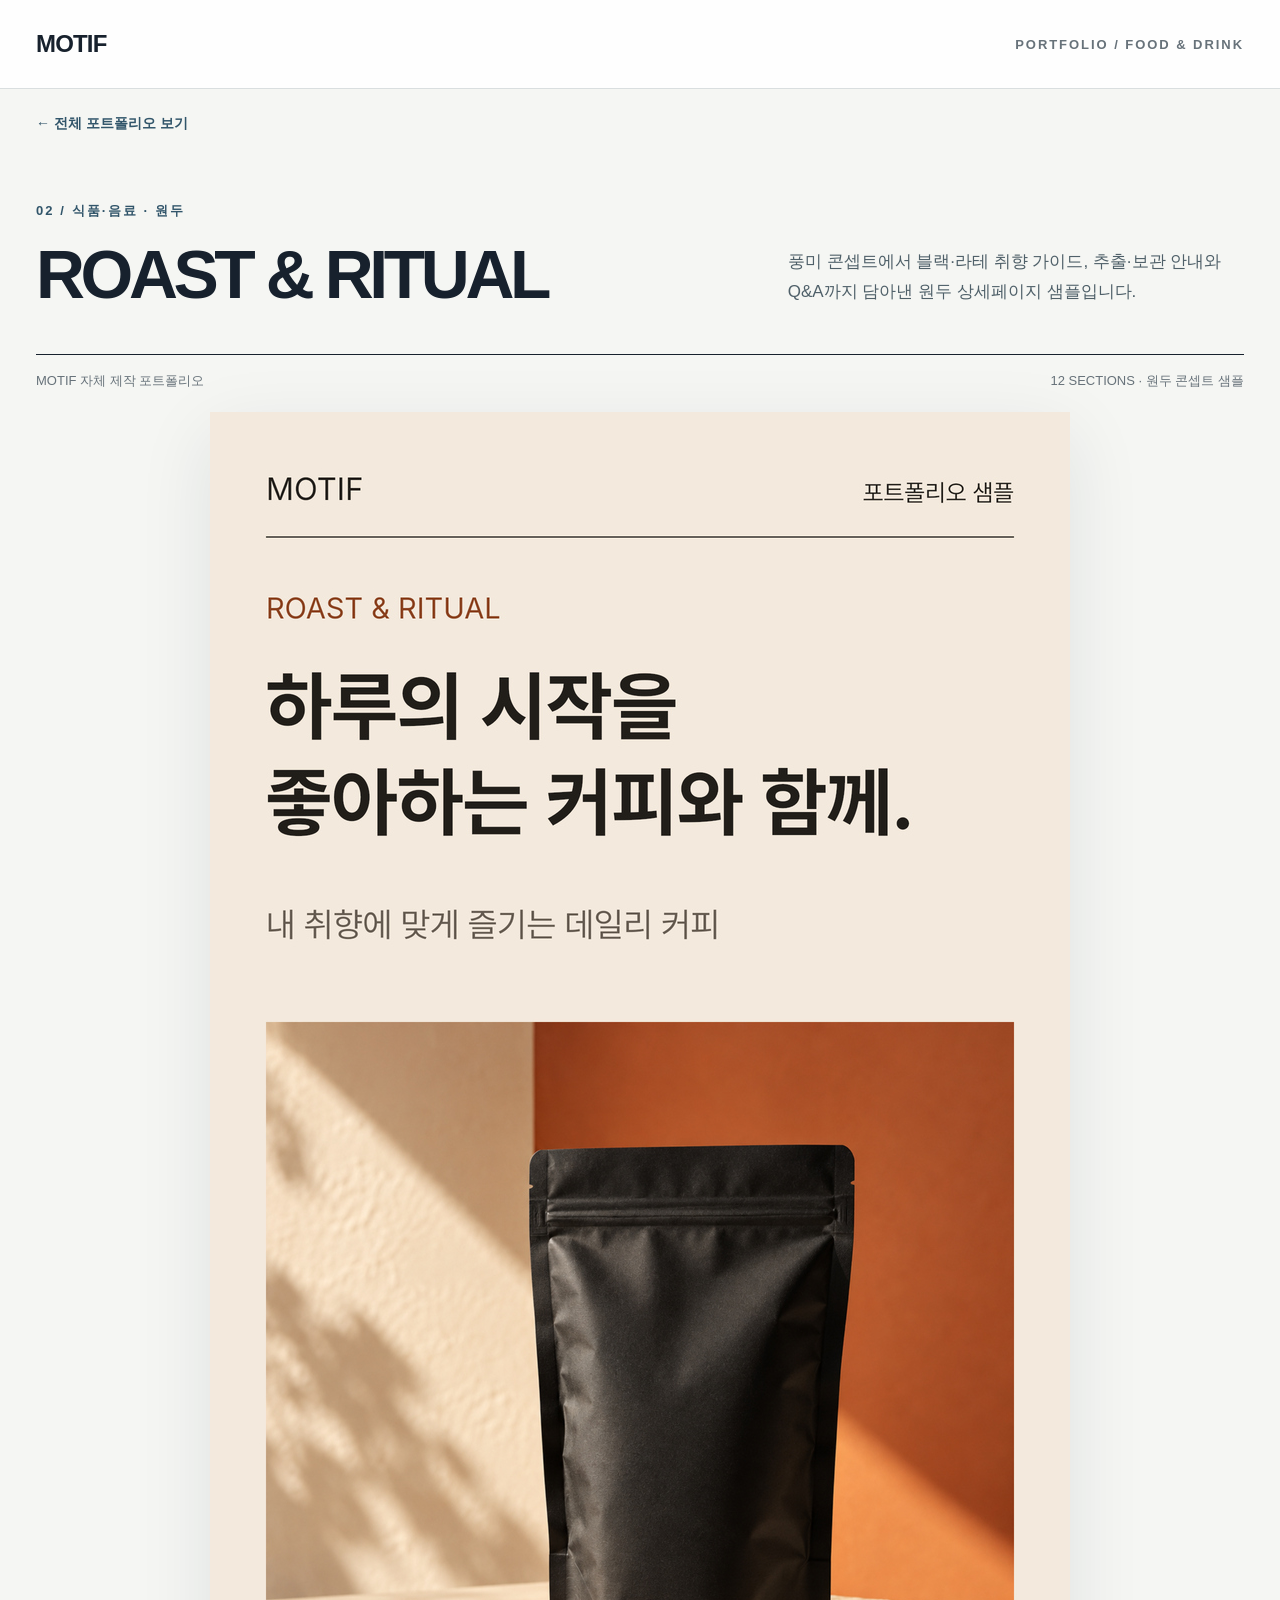
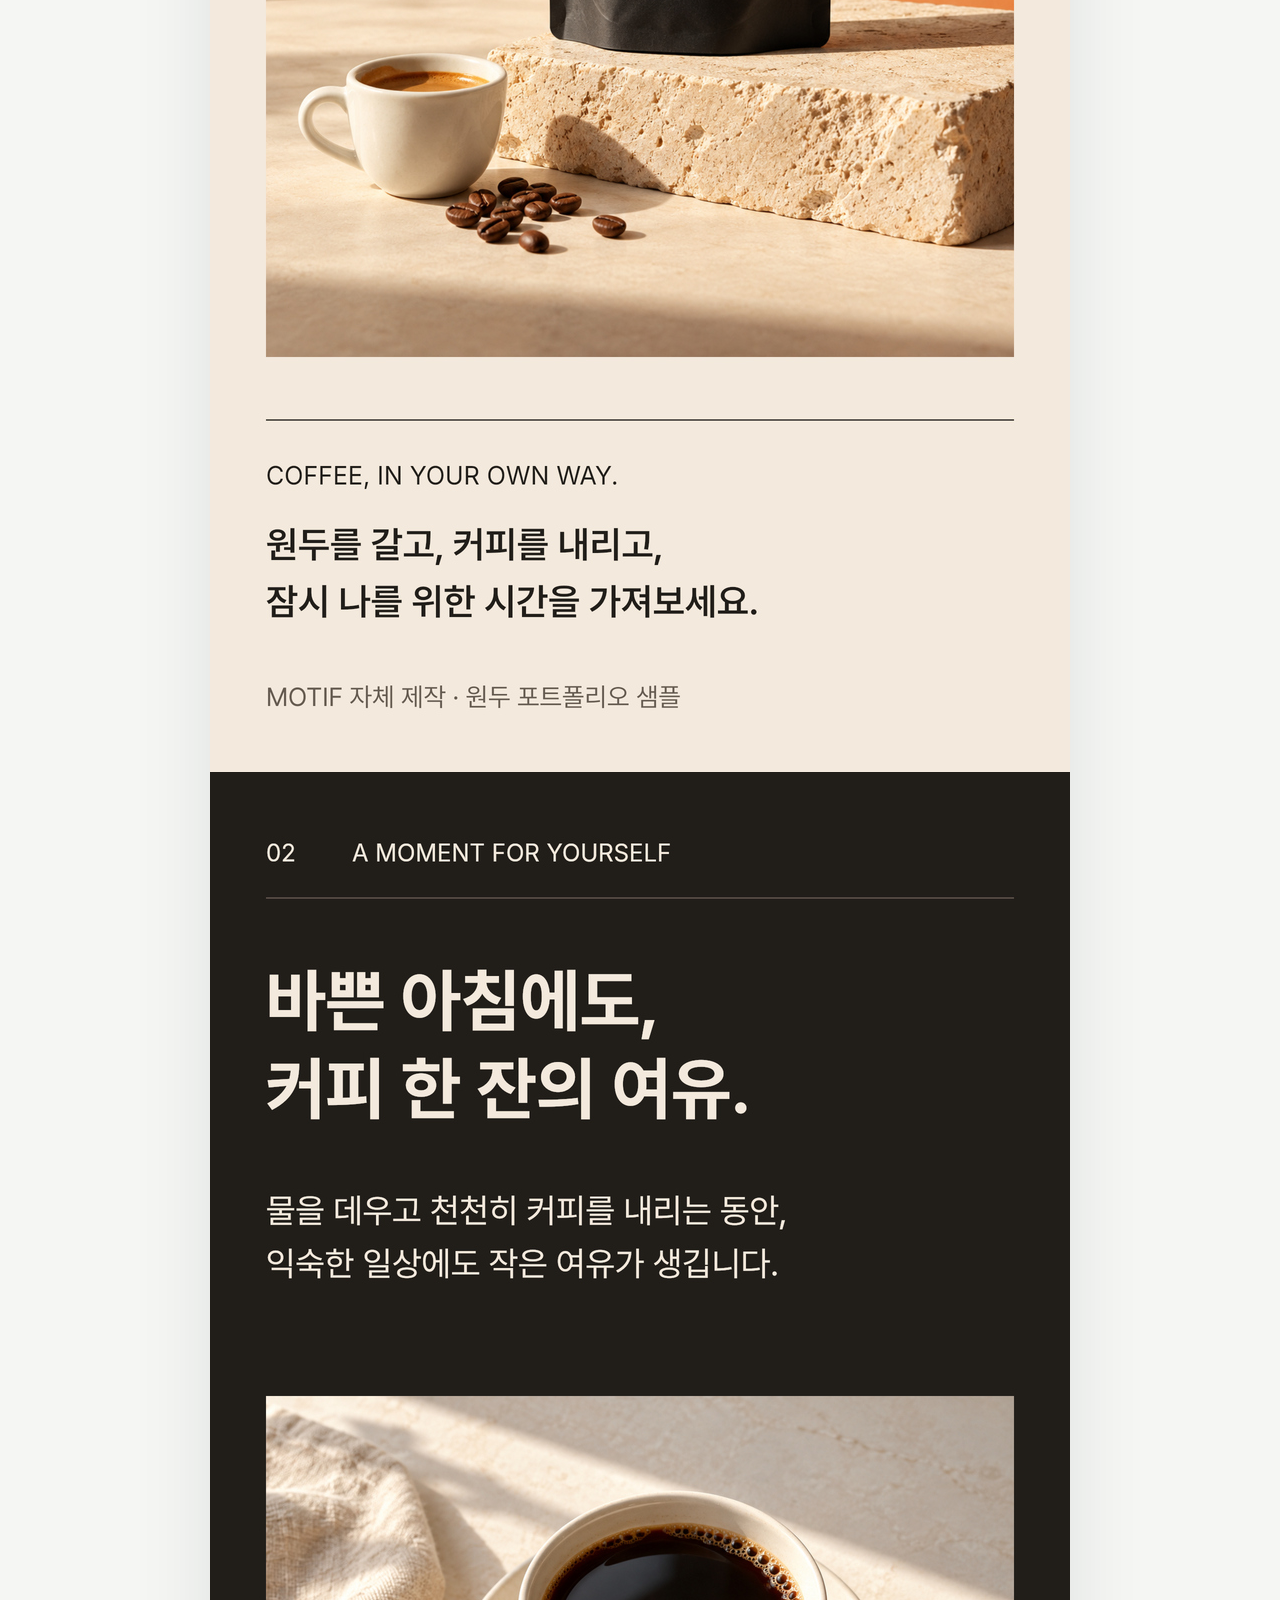
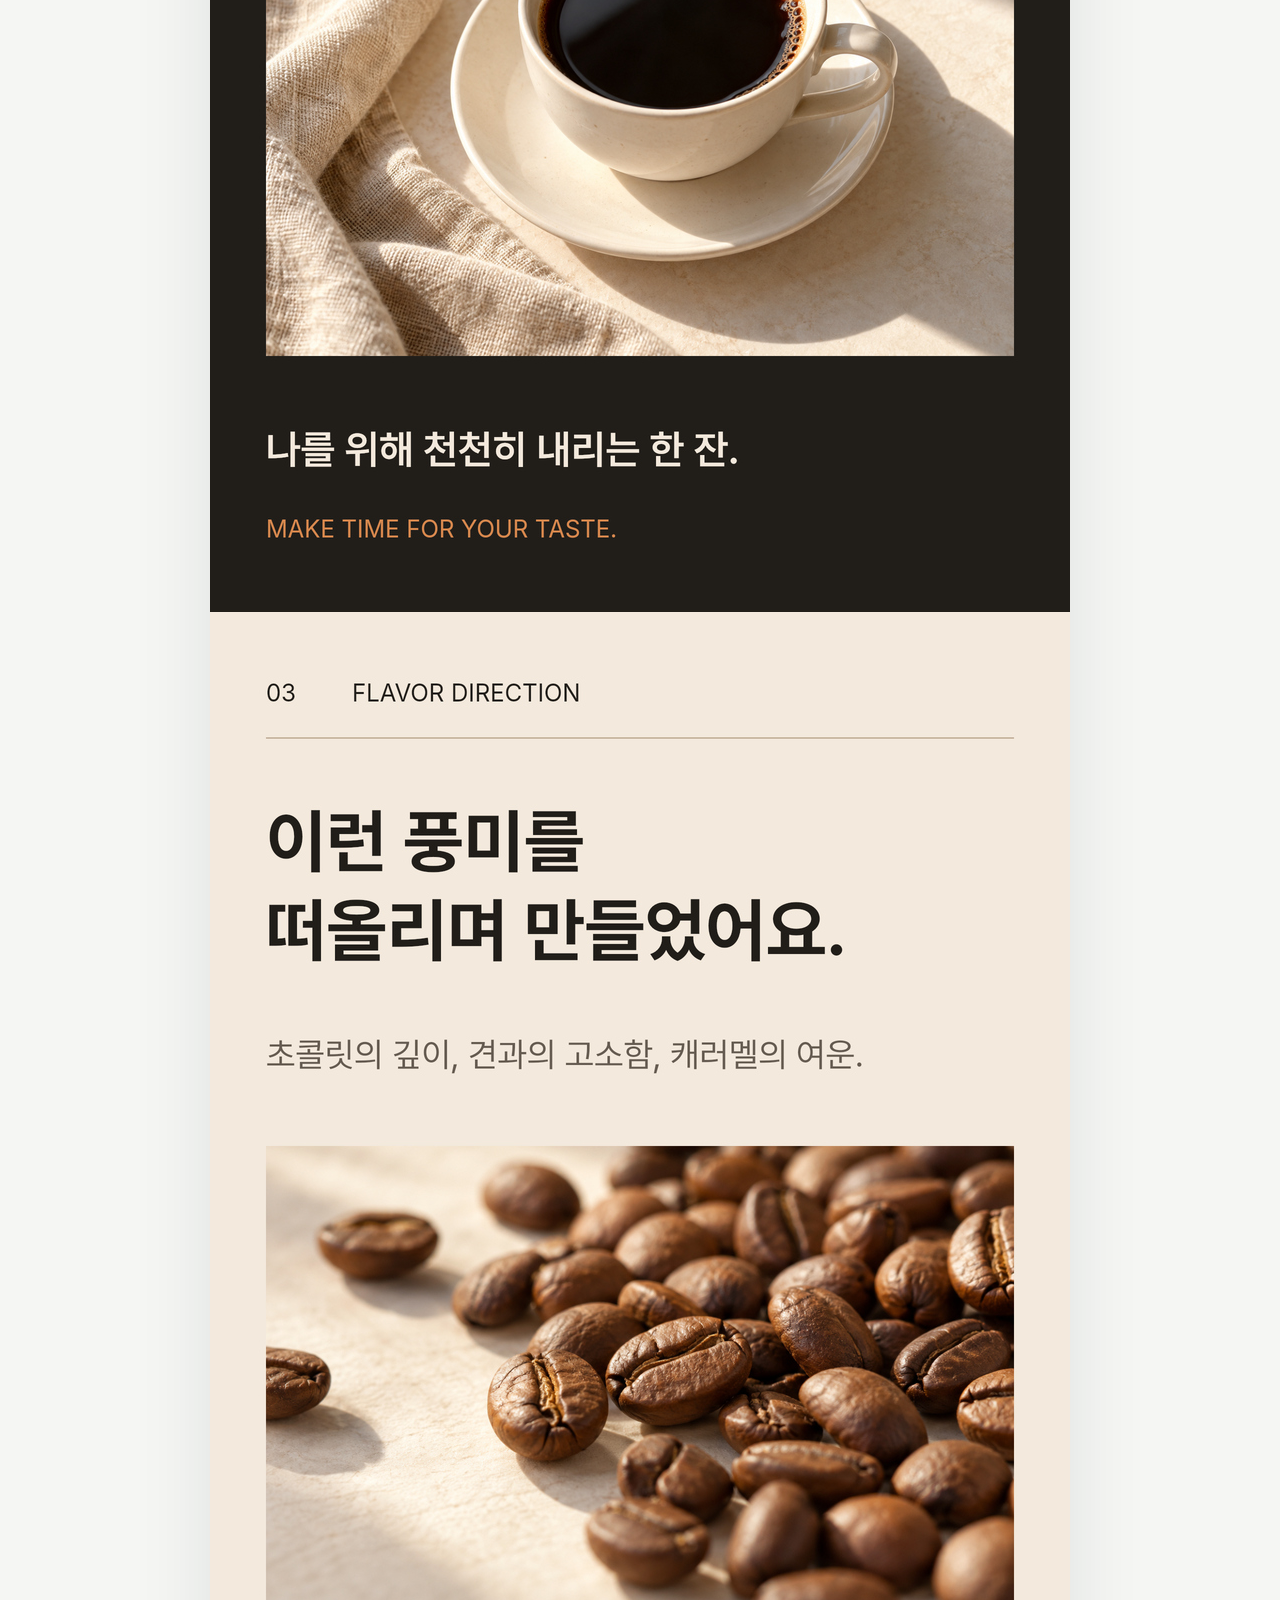
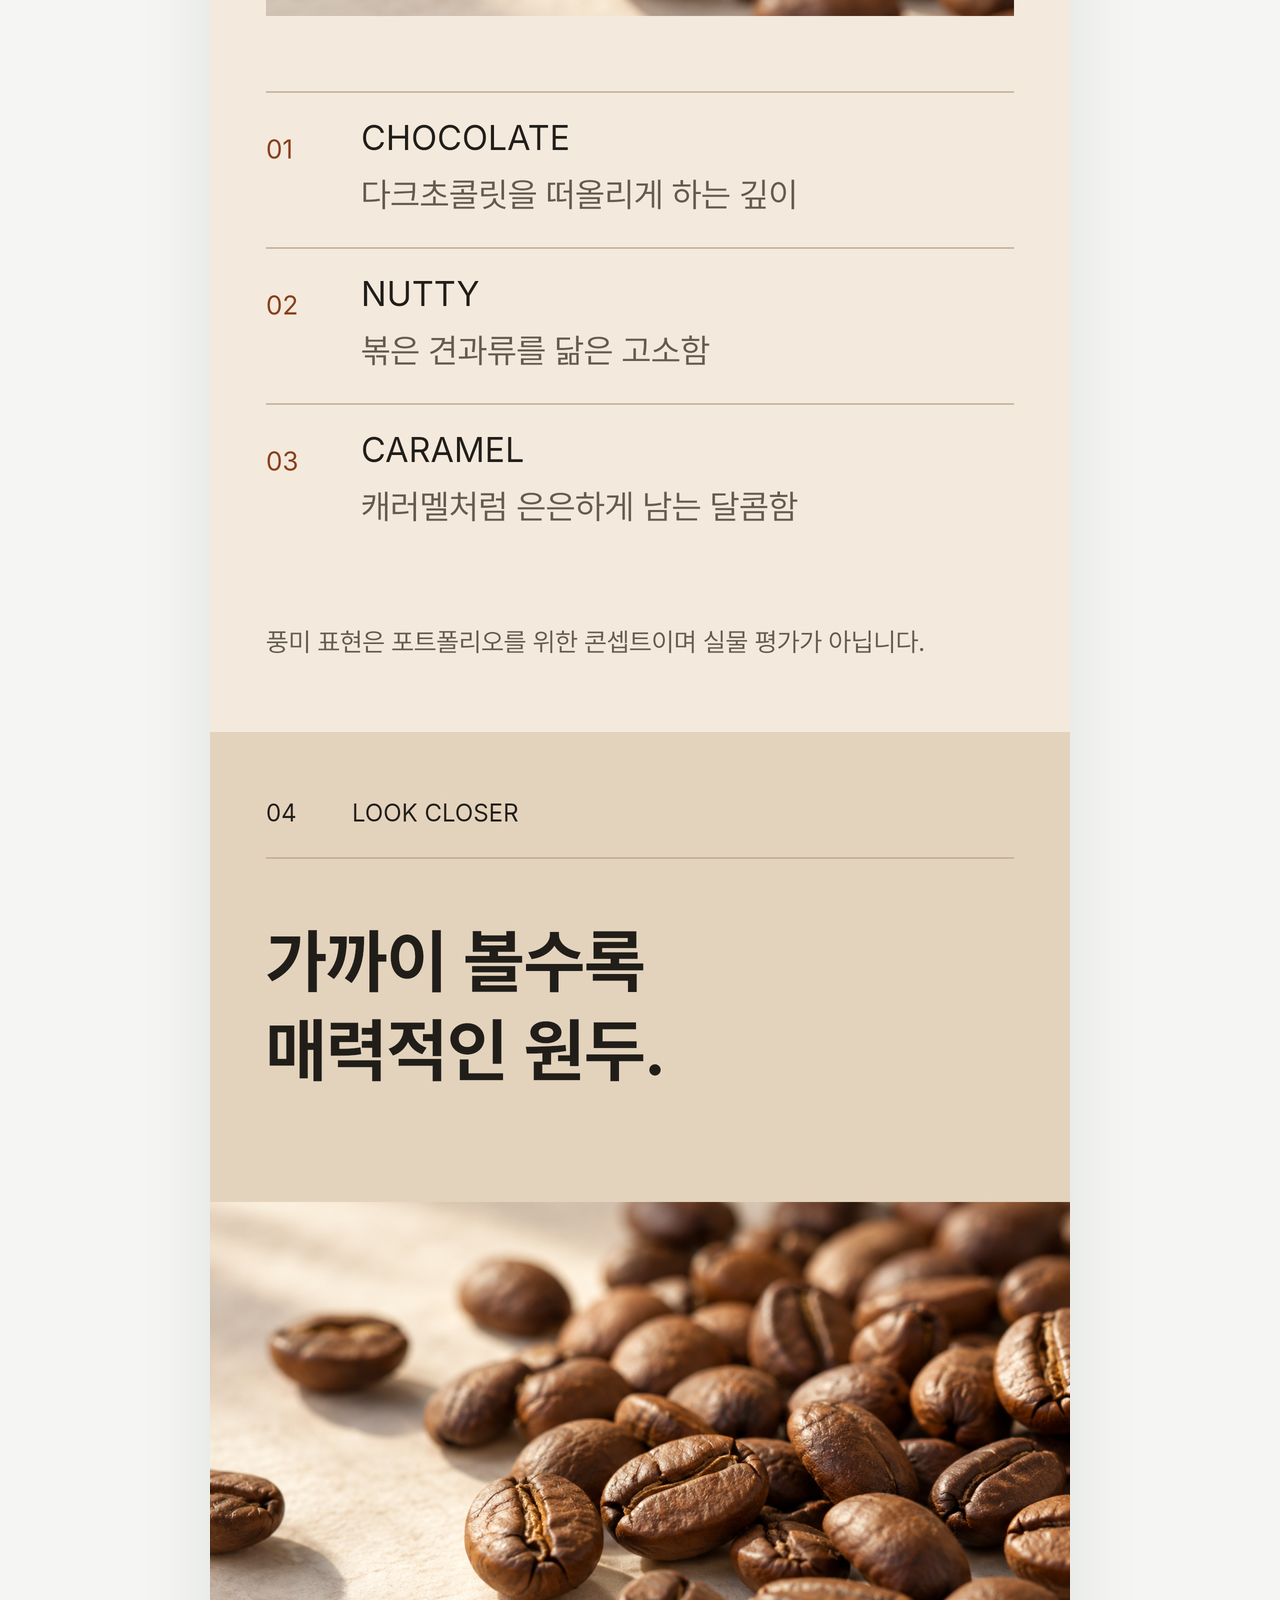
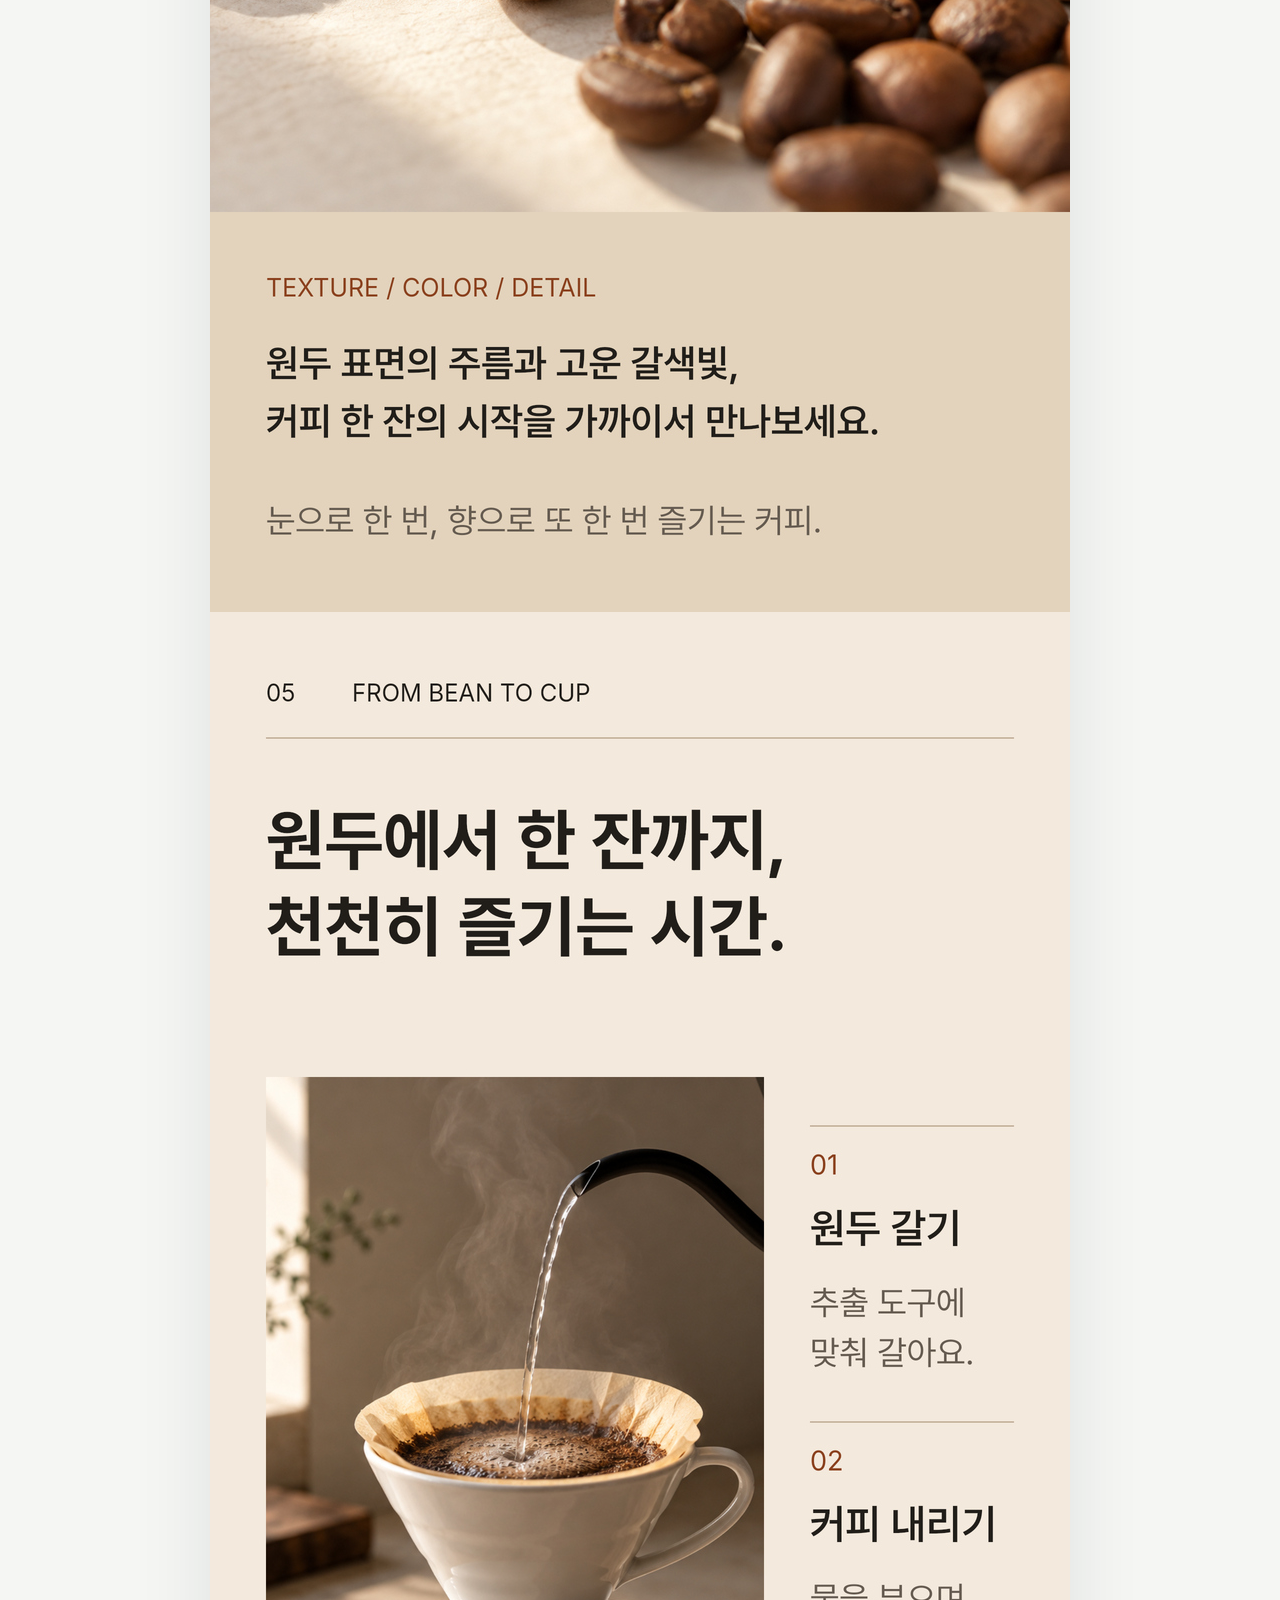
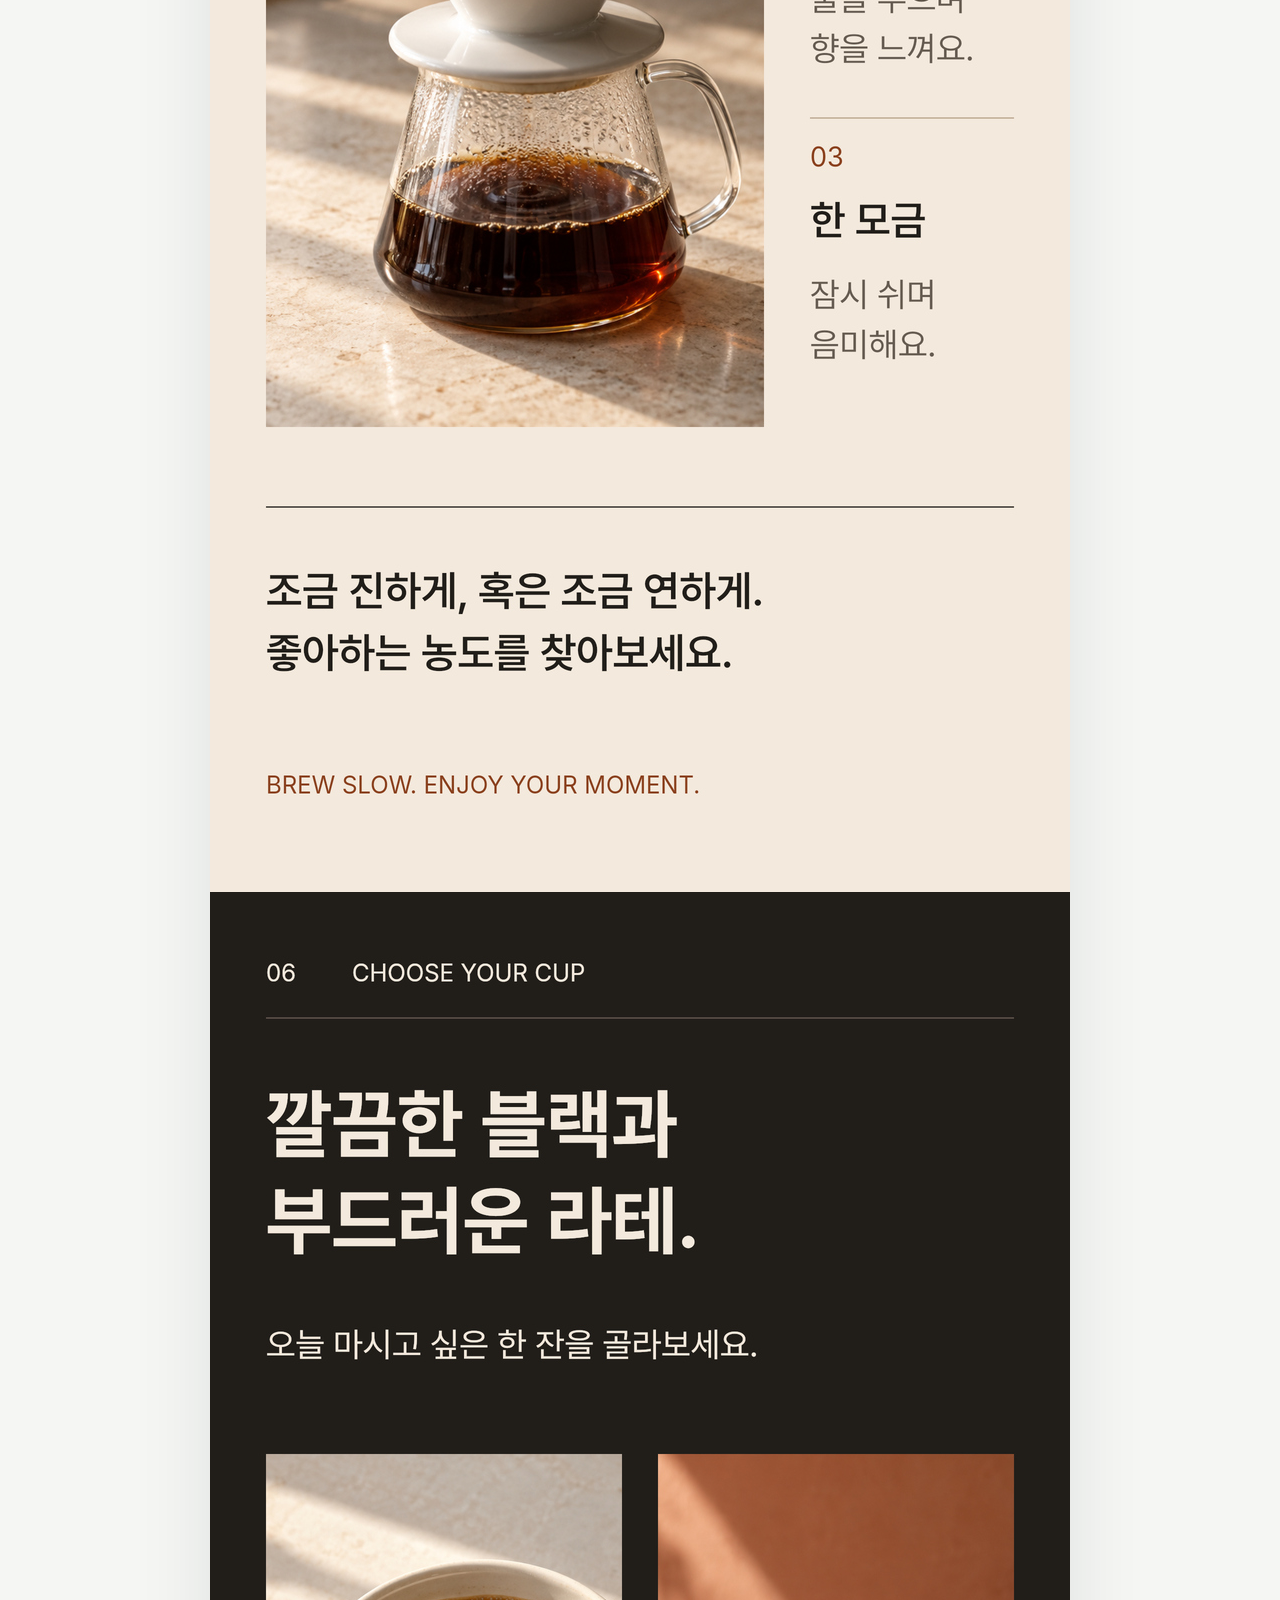
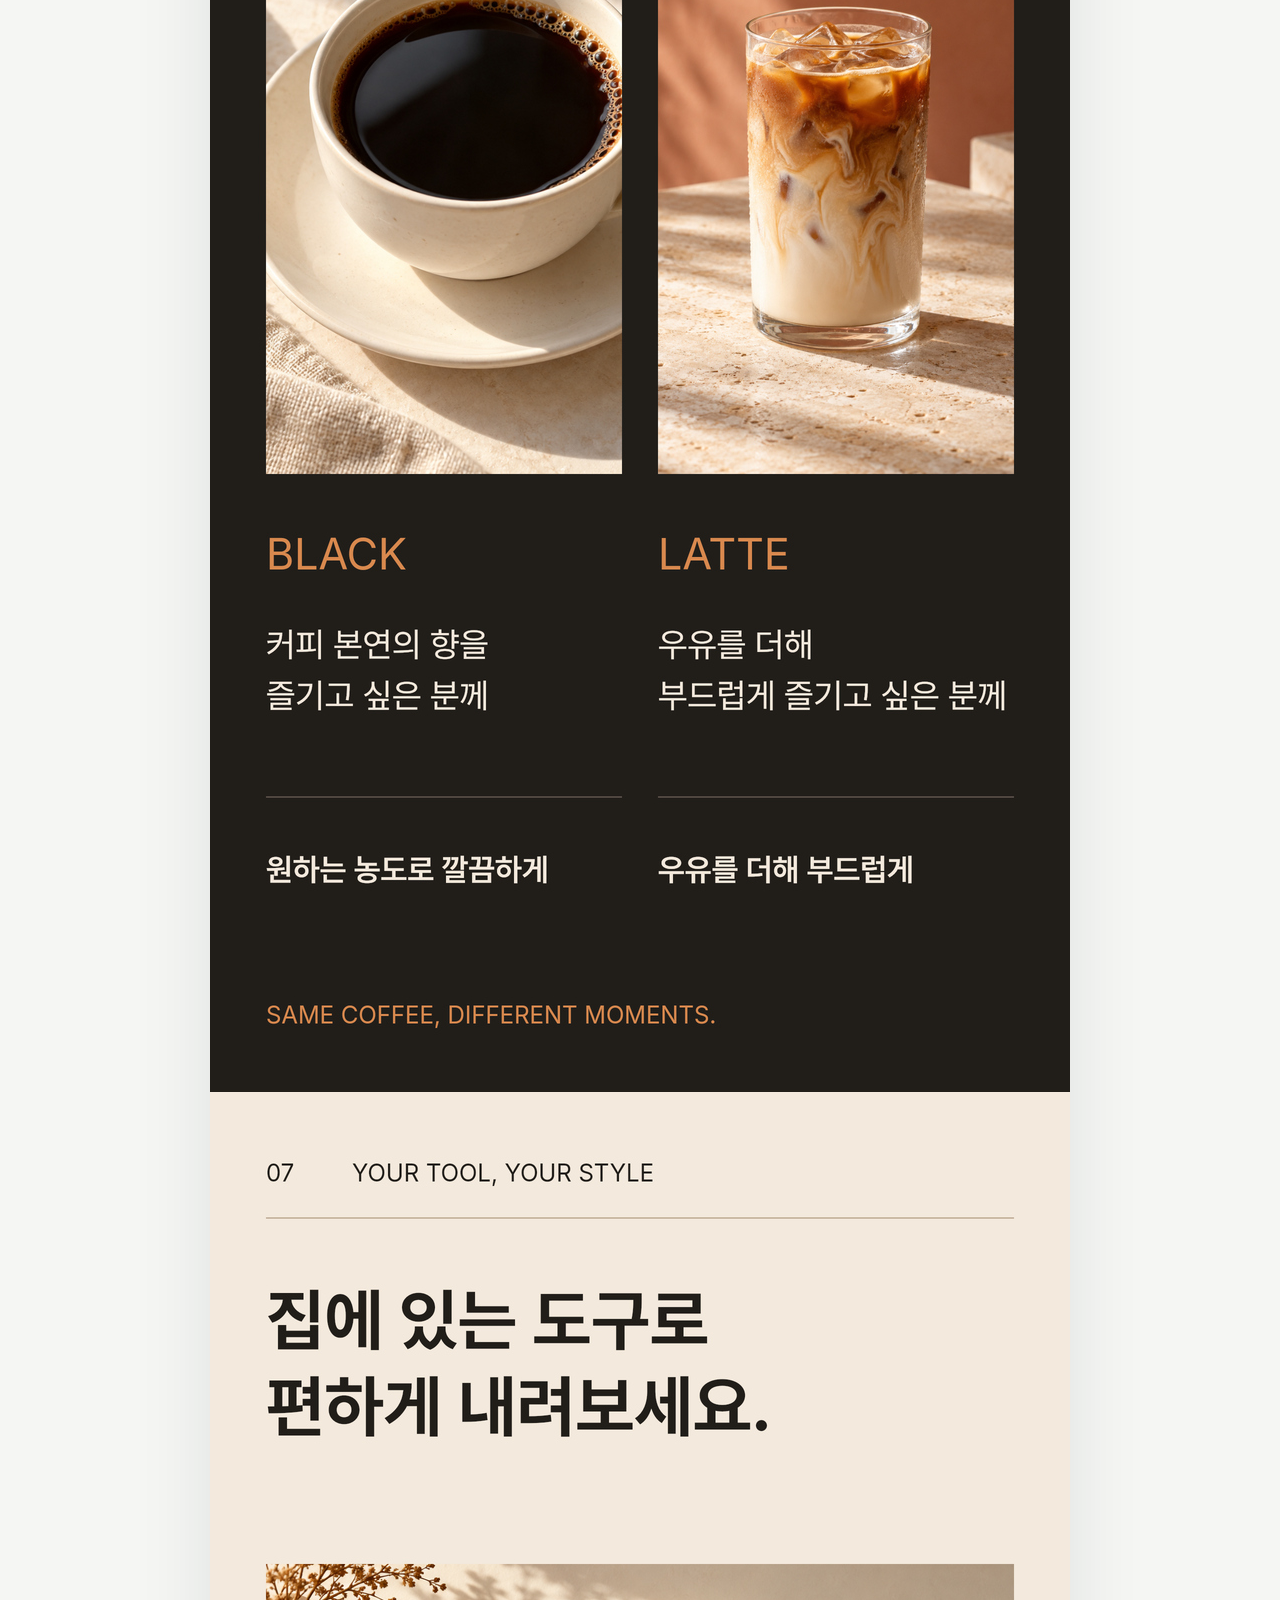
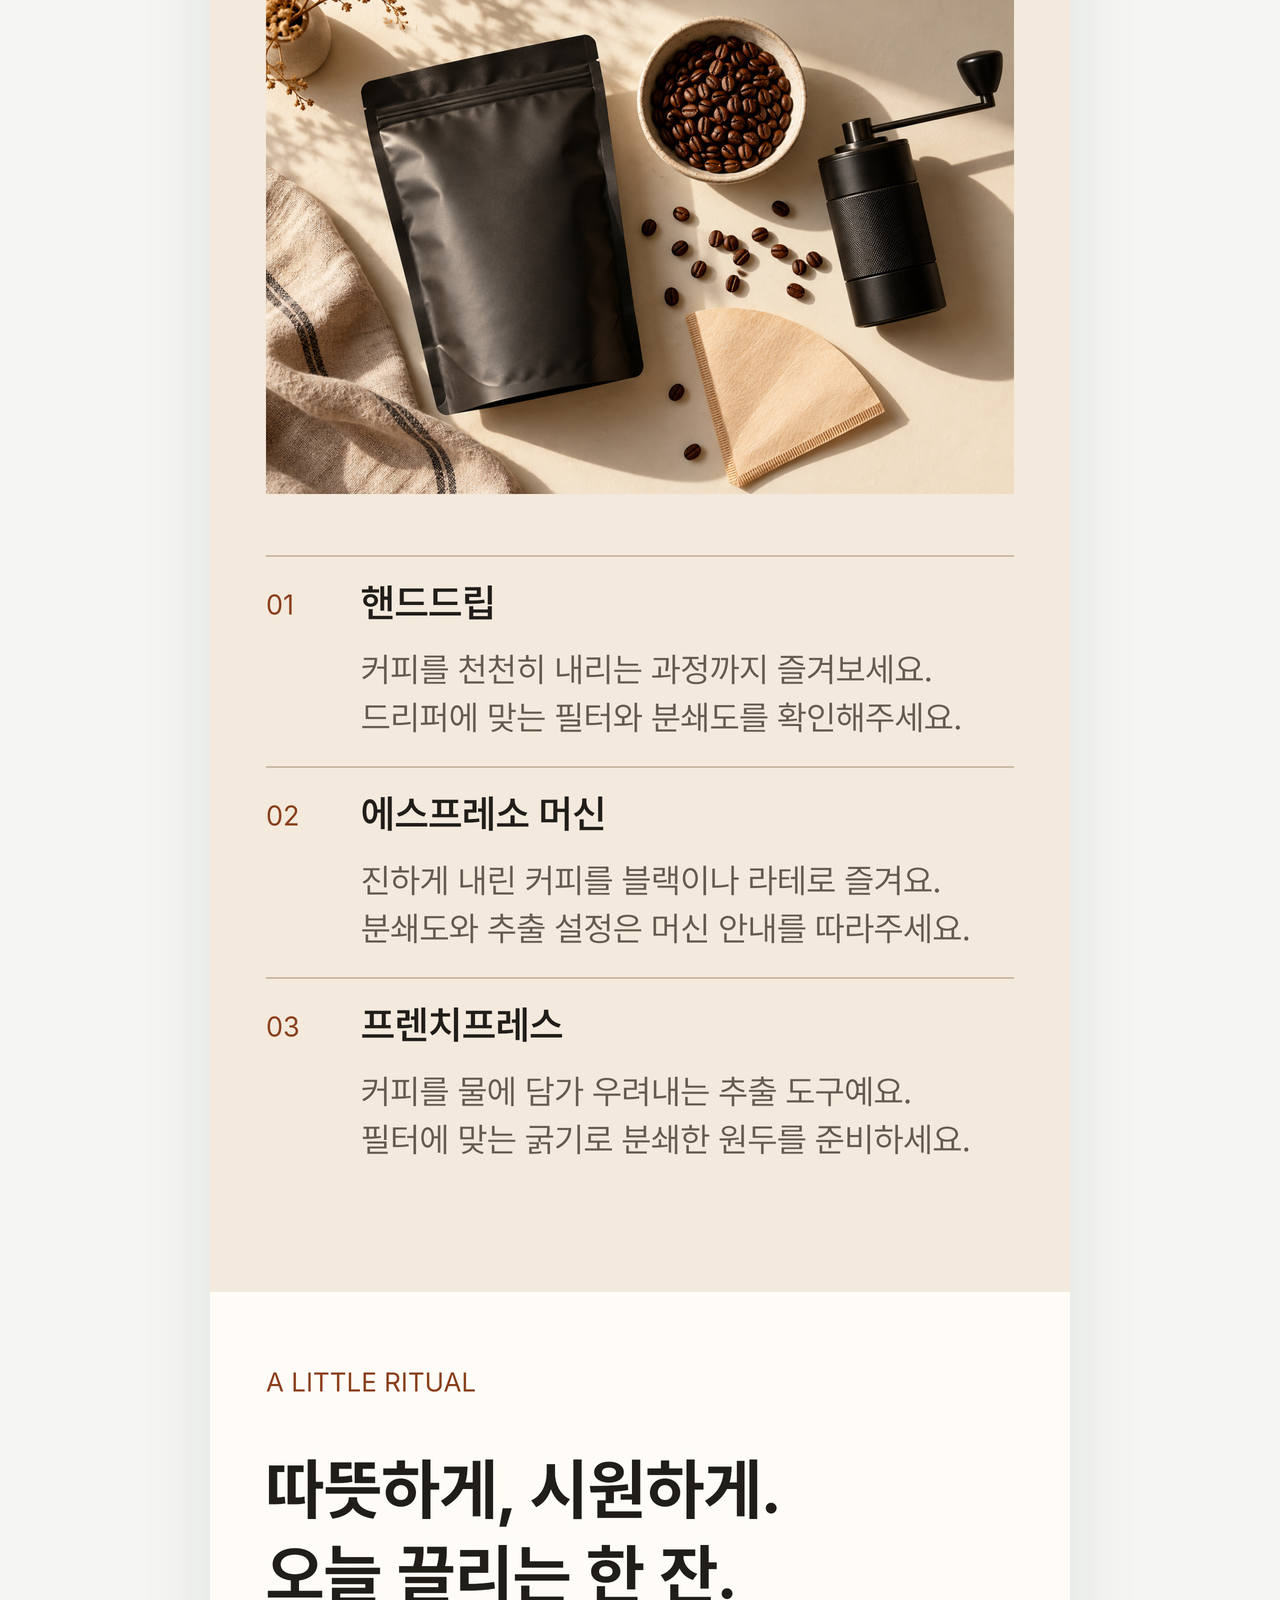
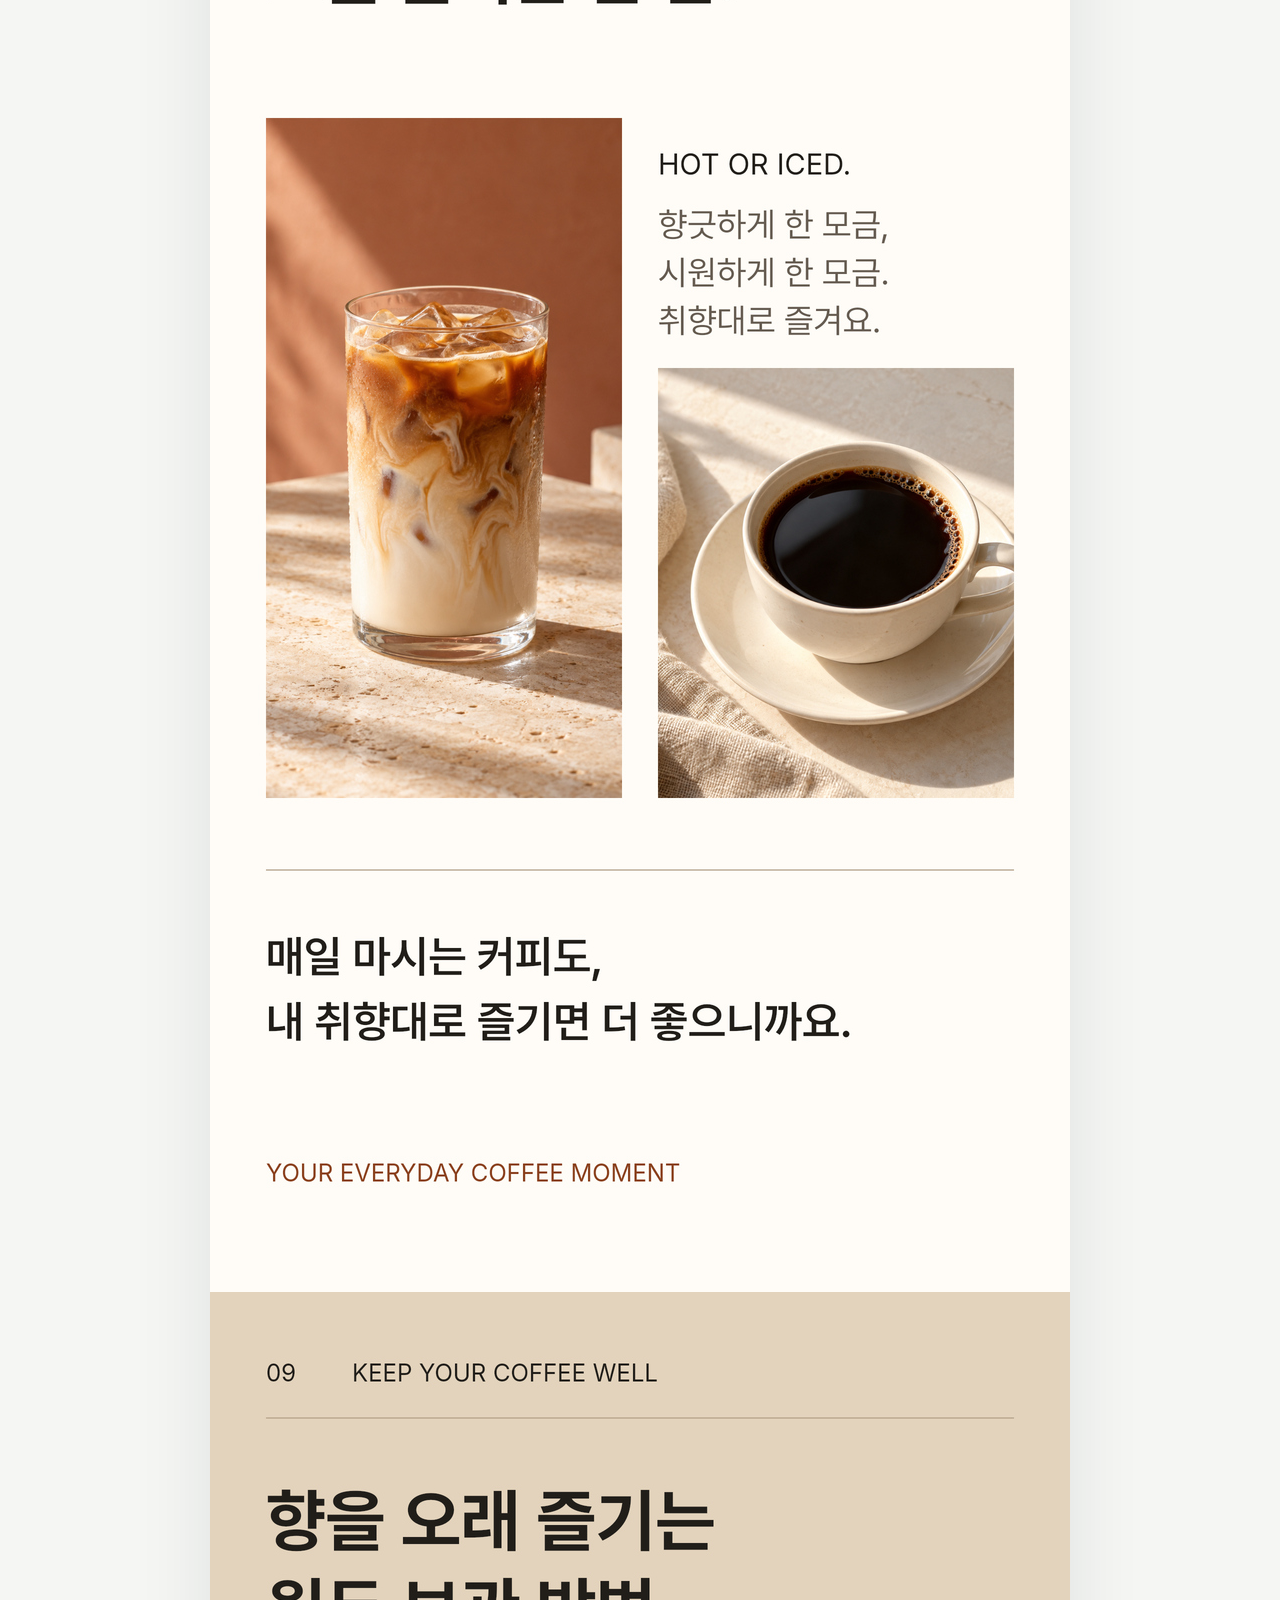
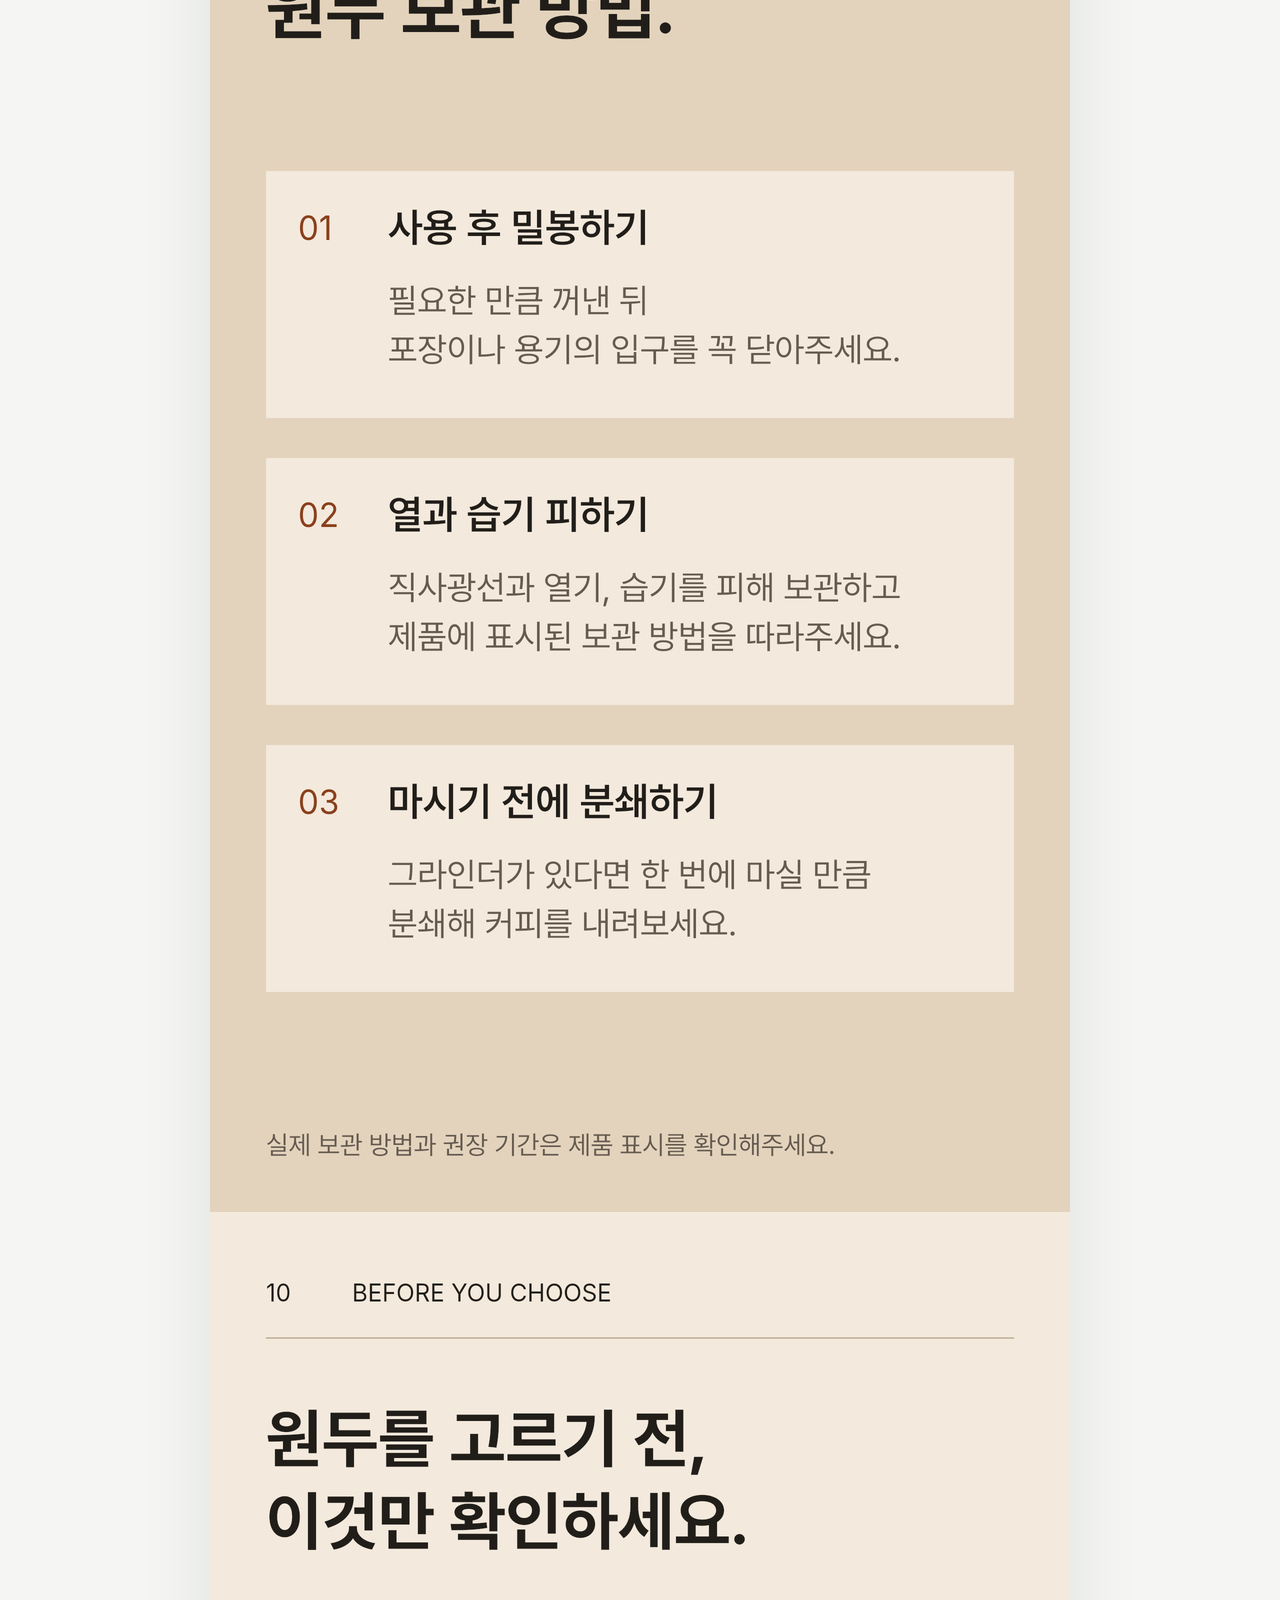
<file: coffee.html>
<!doctype html>
<html lang="ko"><head><meta charset="utf-8"><meta name="viewport" content="width=device-width,initial-scale=1"><title>ROAST &amp; RITUAL 원두 | MOTIF 포트폴리오</title><meta name="description" content="MOTIF의 새로운 원두 상세페이지 자체 제작 샘플. 풍미 콘셉트, 블랙·라테 취향 가이드, 추출·보관 안내와 Q&amp;A를 담았습니다."><link rel="icon" href="favicon.svg" type="image/svg+xml"><link rel="stylesheet" href="styles.css?v=20261016-motif1"></head>
<body><a class="skip-link" href="#main">본문으로 건너뛰기</a><header class="site-header"><div class="shell"><a class="wordmark" href="./" aria-label="MOTIF 포트폴리오 홈">MOTIF</a><span class="header-note">PORTFOLIO / FOOD &amp; DRINK</span></div></header>
<main class="shell" id="main"><nav class="detail-nav" aria-label="돌아가기"><a class="back-link" href="./">← 전체 포트폴리오 보기</a></nav>
<section class="project-intro"><div><span class="eyebrow">02 / 식품·음료 · 원두</span><h1 class="project-title--wide">ROAST &amp; RITUAL</h1></div><p>풍미 콘셉트에서 블랙·라테 취향 가이드, 추출·보관 안내와 Q&amp;A까지 담아낸 원두 상세페이지 샘플입니다.</p></section>
<div class="project-meta"><span>MOTIF 자체 제작 포트폴리오</span><span>12 SECTIONS · 원두 콘셉트 샘플</span></div>
<div class="project-stage"><img class="project-image" src="coffee-detail-motif-v01.jpg" alt="MOTIF Roast &amp; Ritual 원두 상세페이지 보완본. 자연스럽게 다듬은 소개 문구, 풍미 콘셉트, 블랙·라테 비교, 도구별 가이드, 보관법과 FAQ를 포함한 12개 섹션." width="860" height="20440" decoding="async" fetchpriority="high"></div>
<div class="project-end"><a class="back-link" href="./">← 다른 포트폴리오 보기</a></div></main>
<footer class="footer shell"><div><strong>MOTIF</strong>기획부터 디자인까지, 상품에 맞는 흐름을 만듭니다.</div><span>자체 제작 포트폴리오 샘플 · 실제 고객 납품 사례나 판매 상품이 아닙니다.</span></footer>
</body></html>
</file>
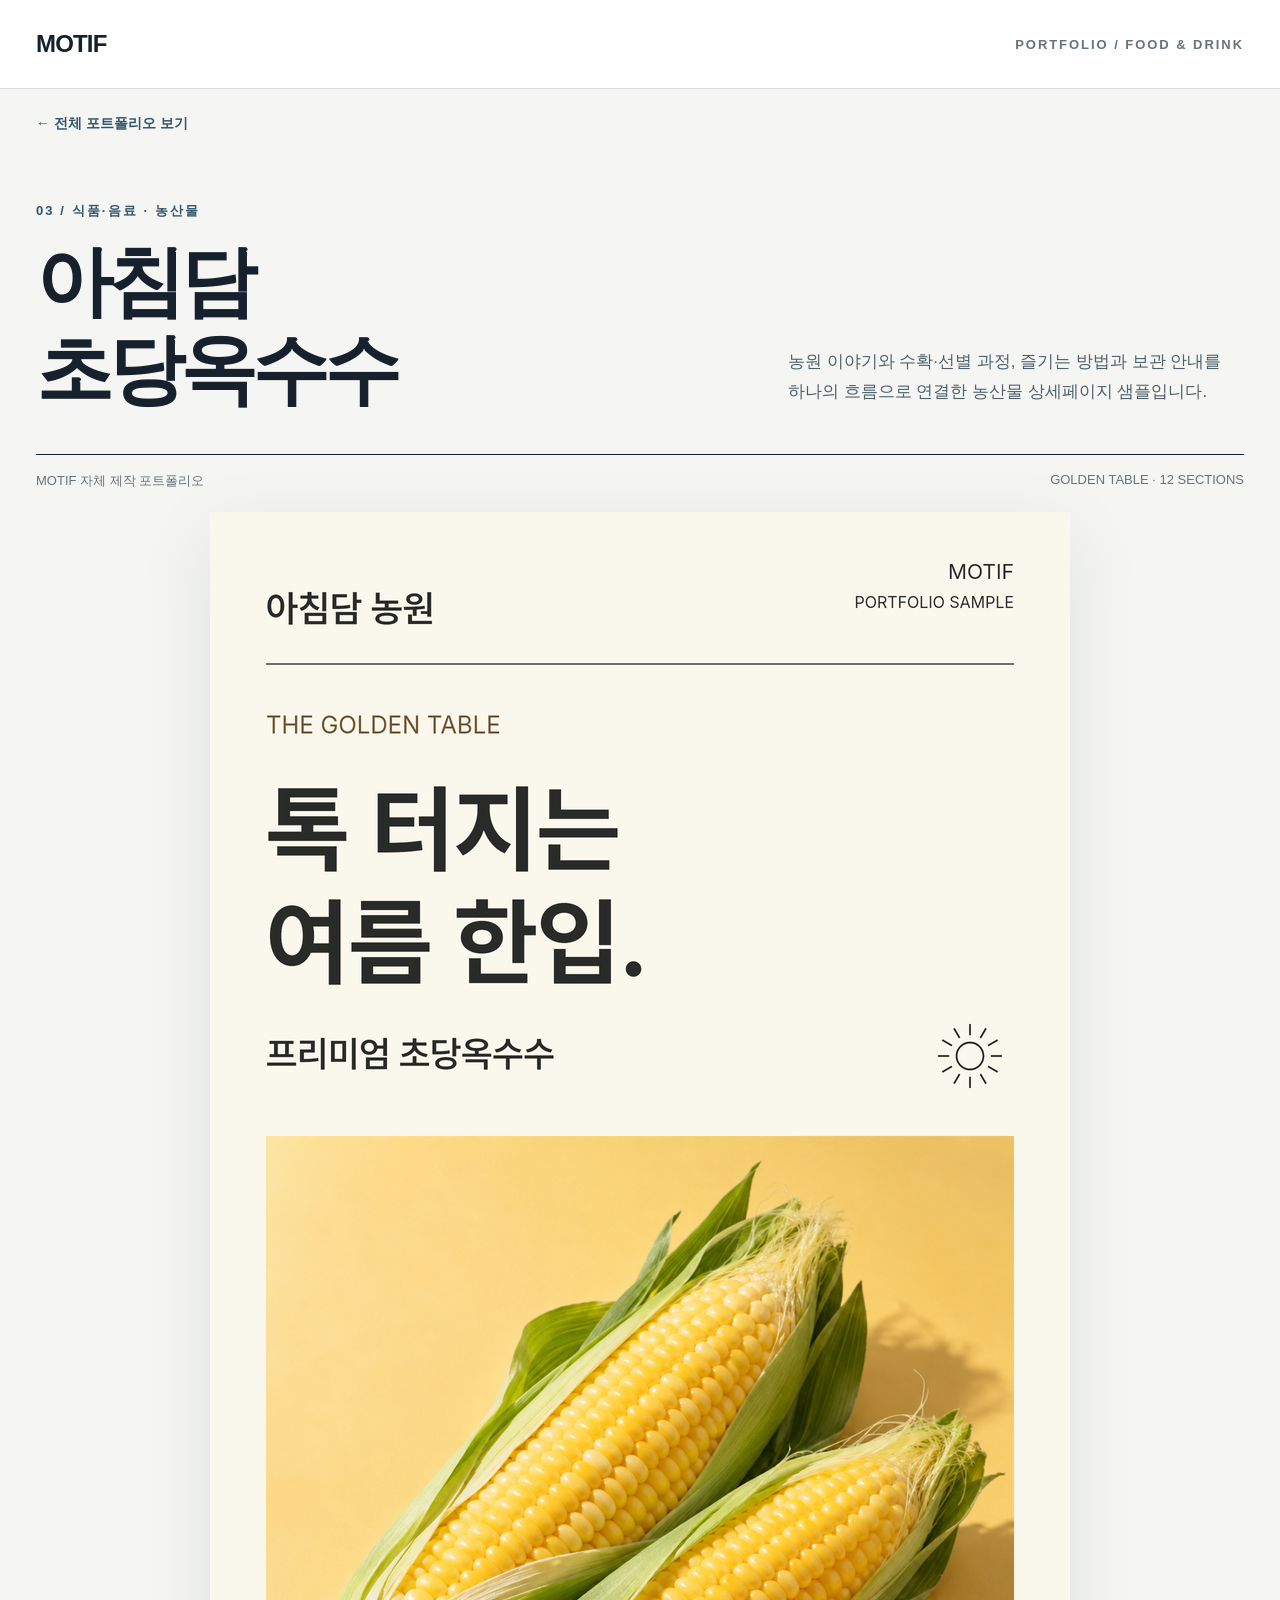
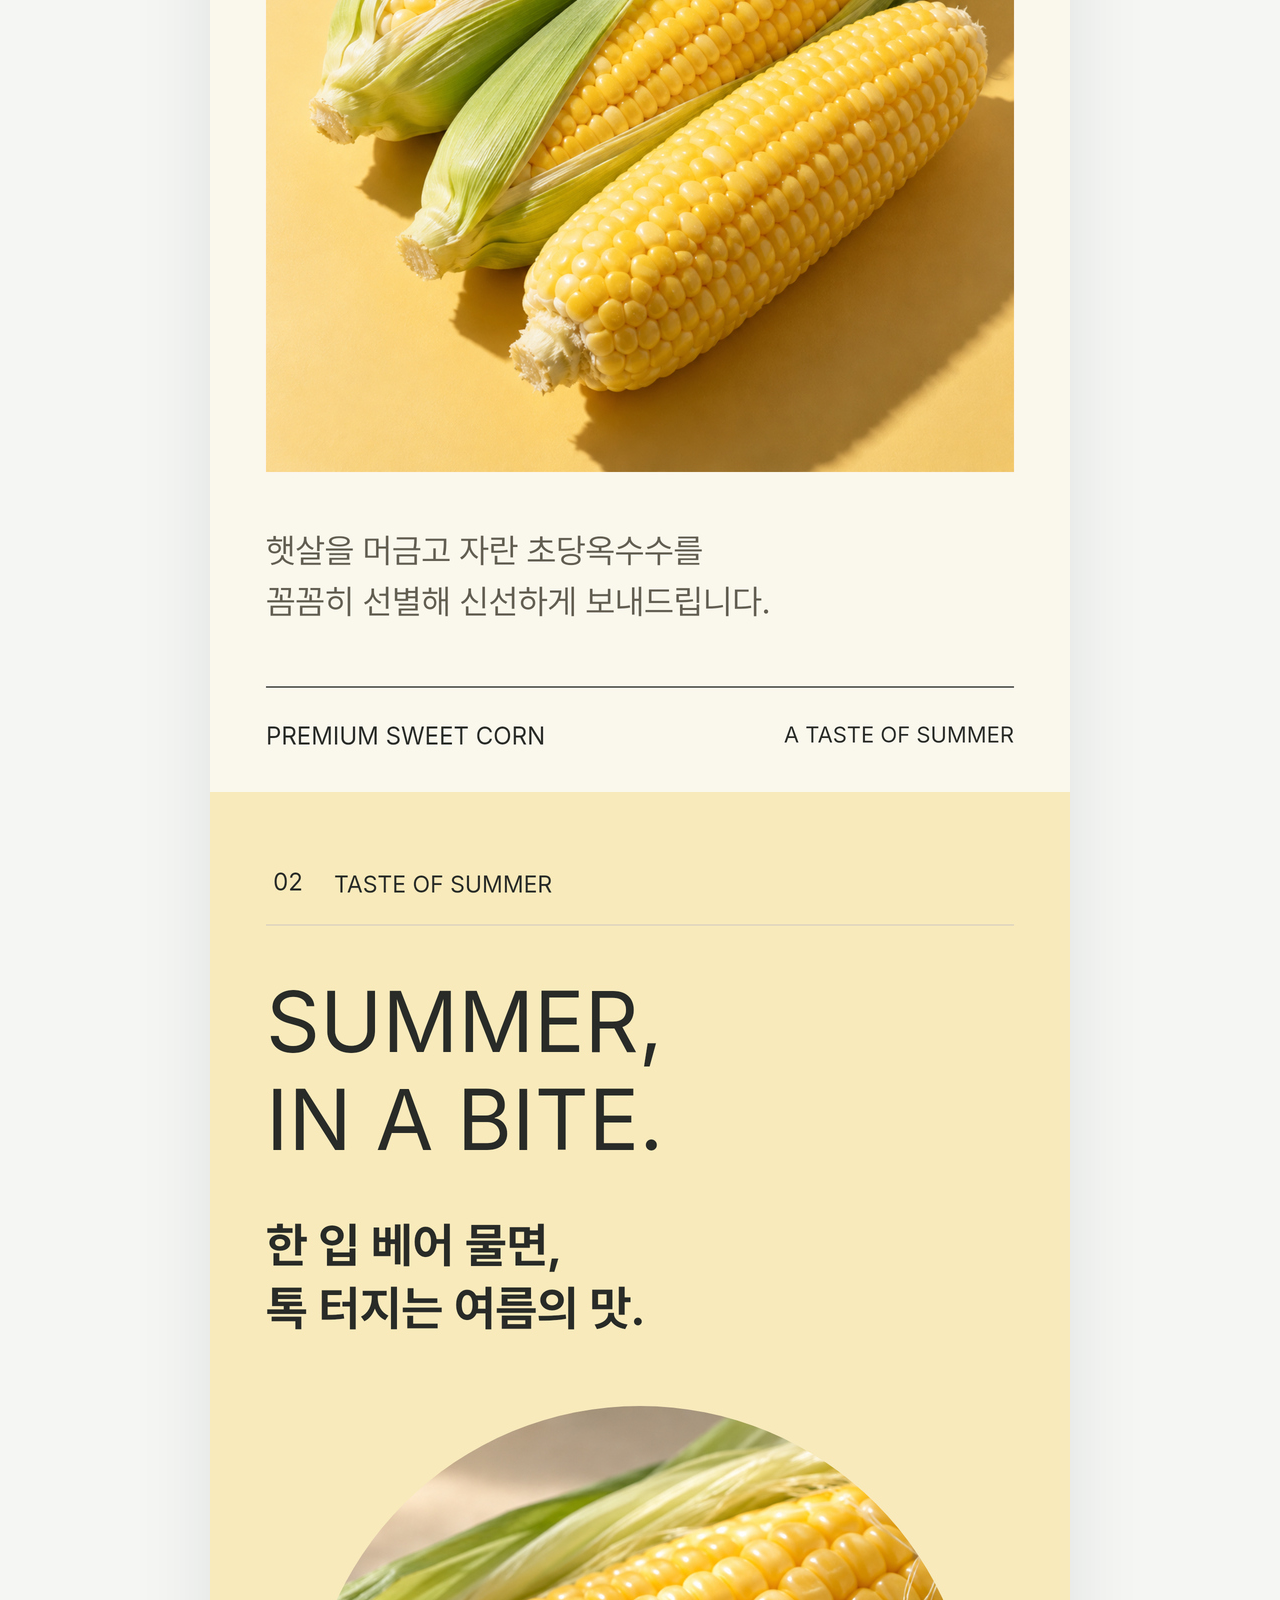
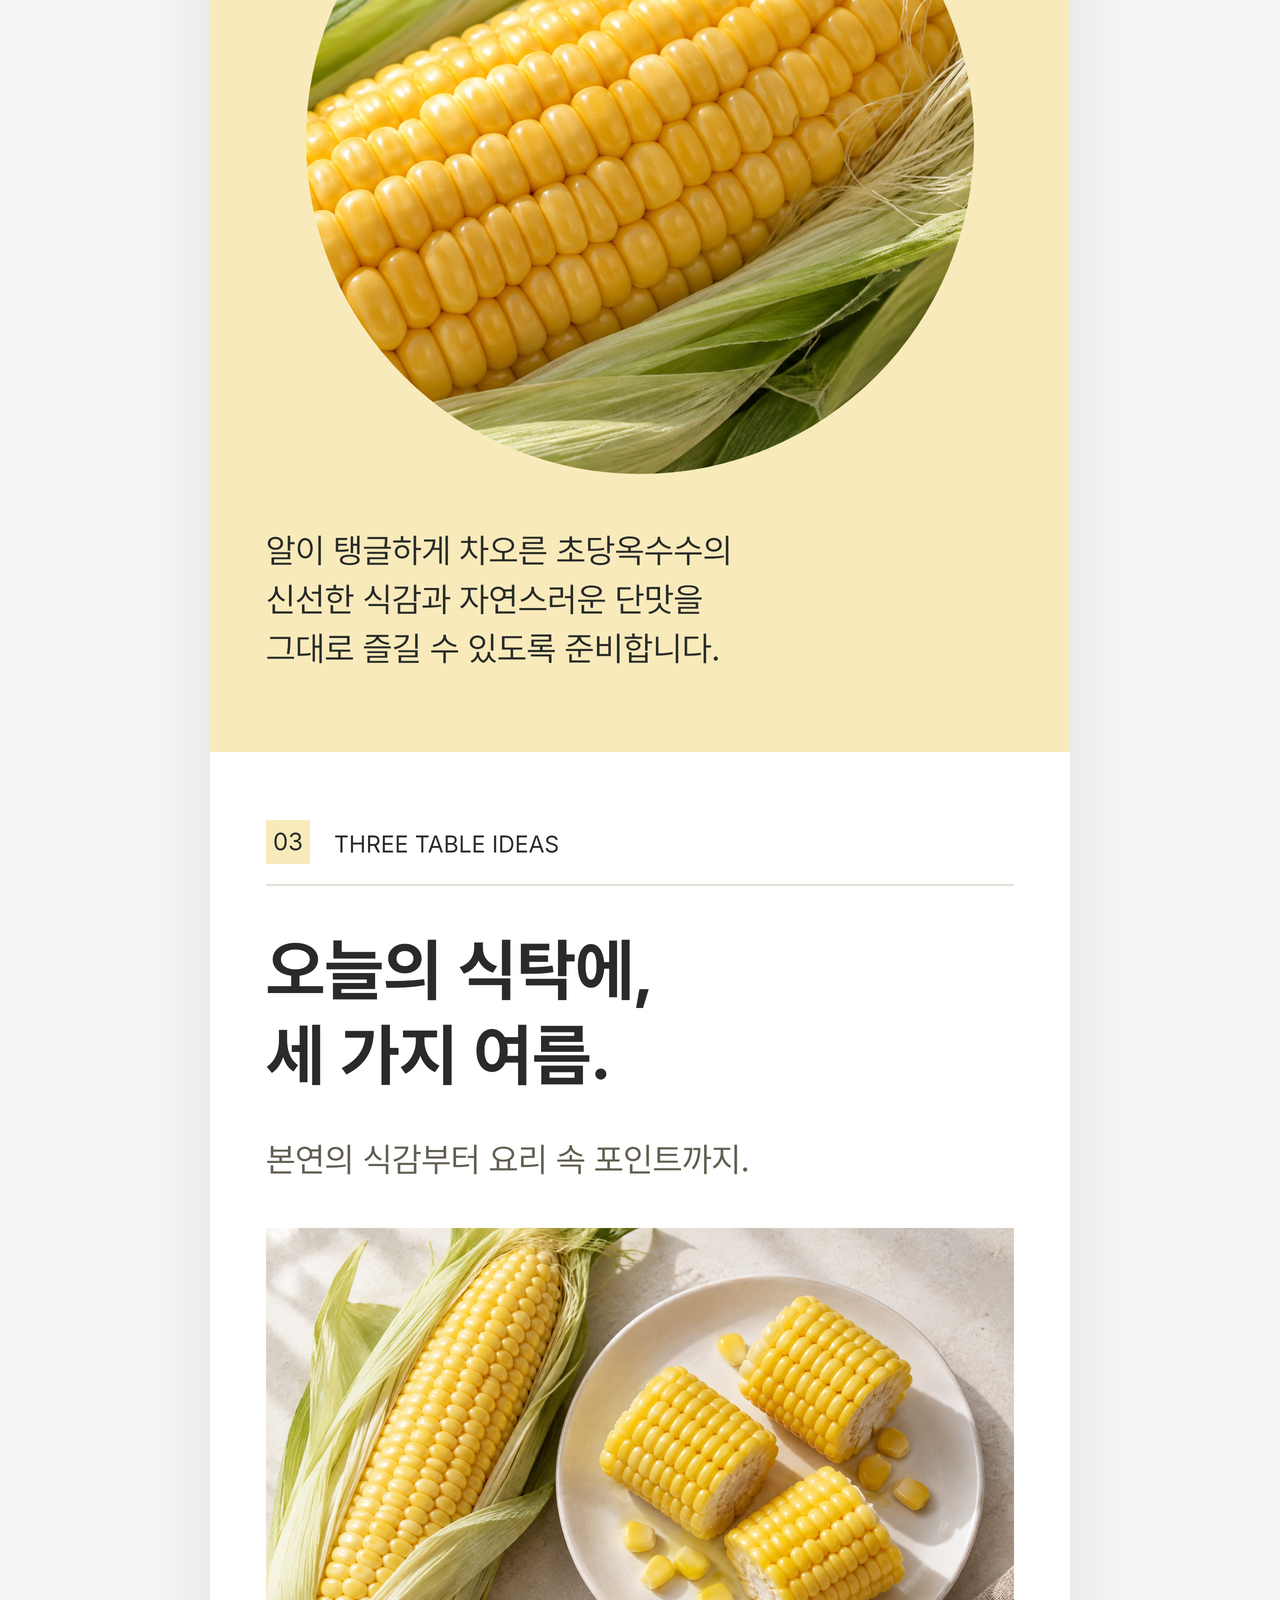
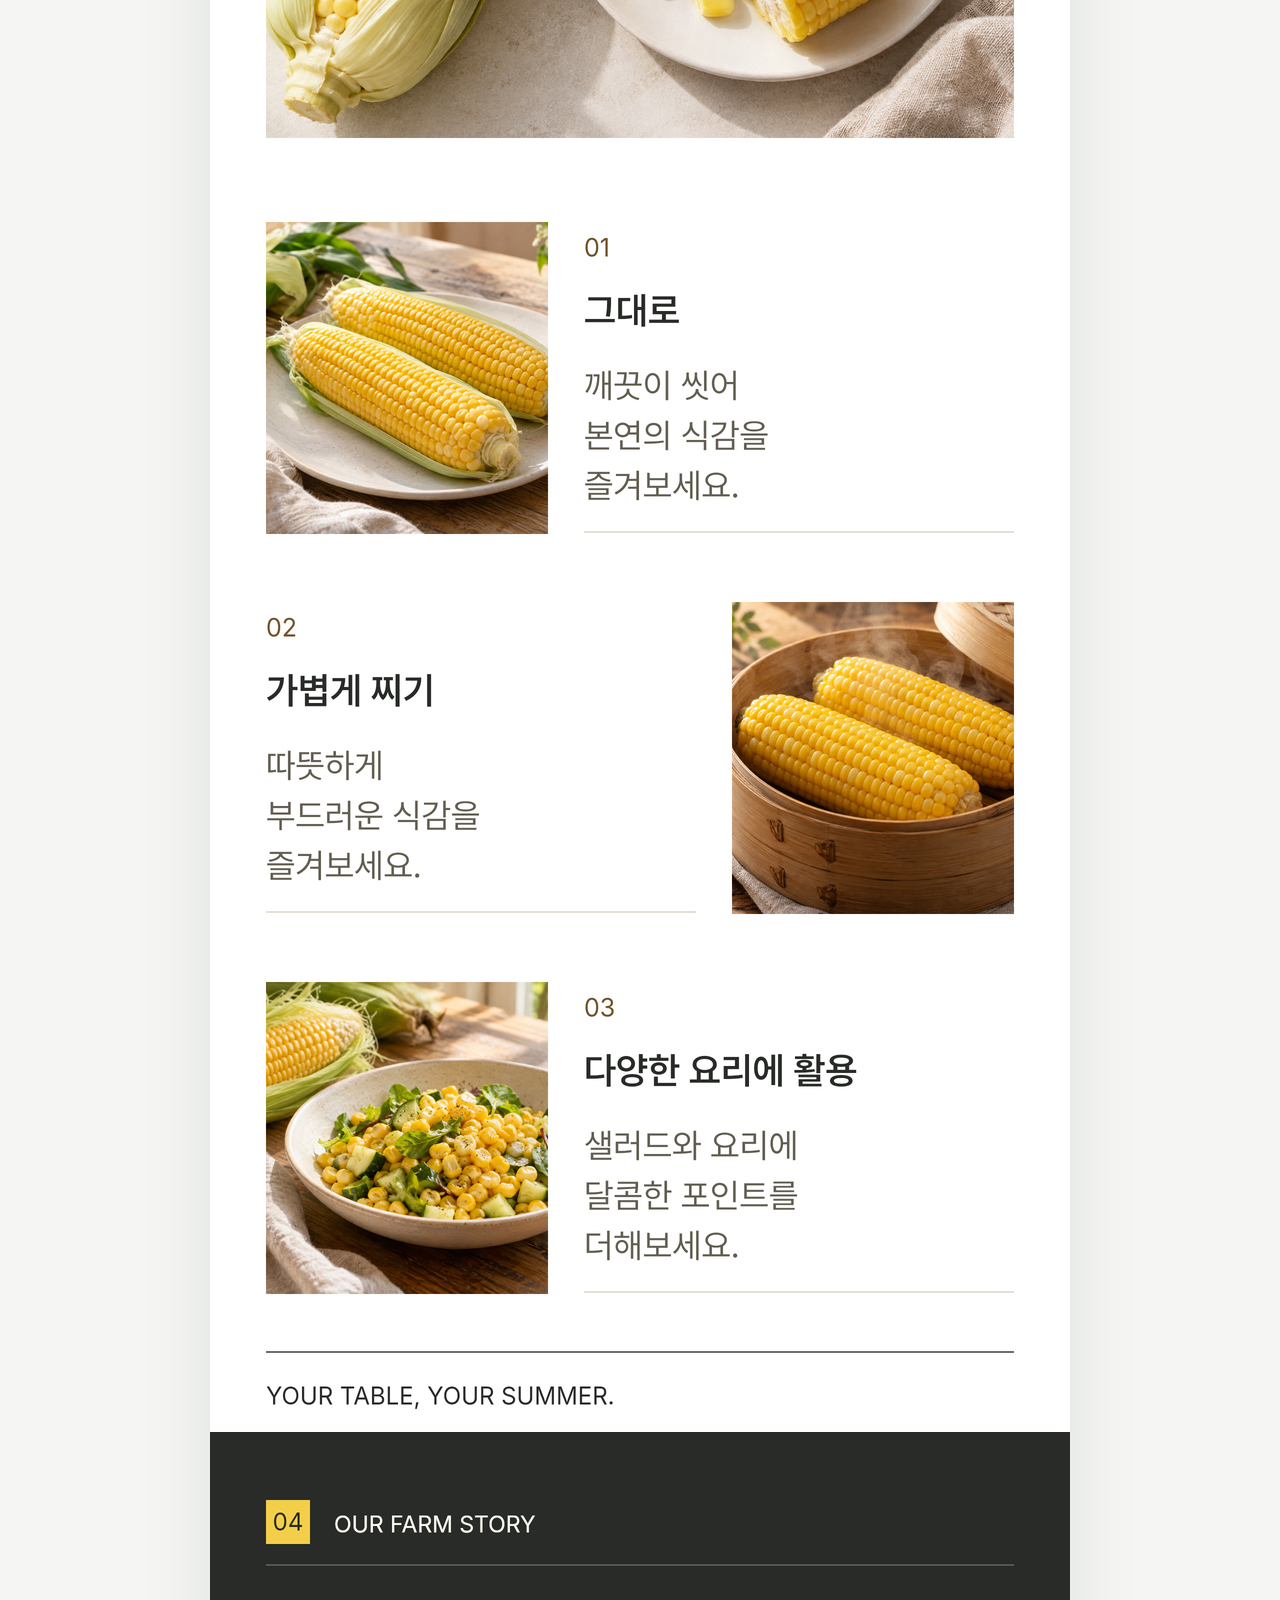
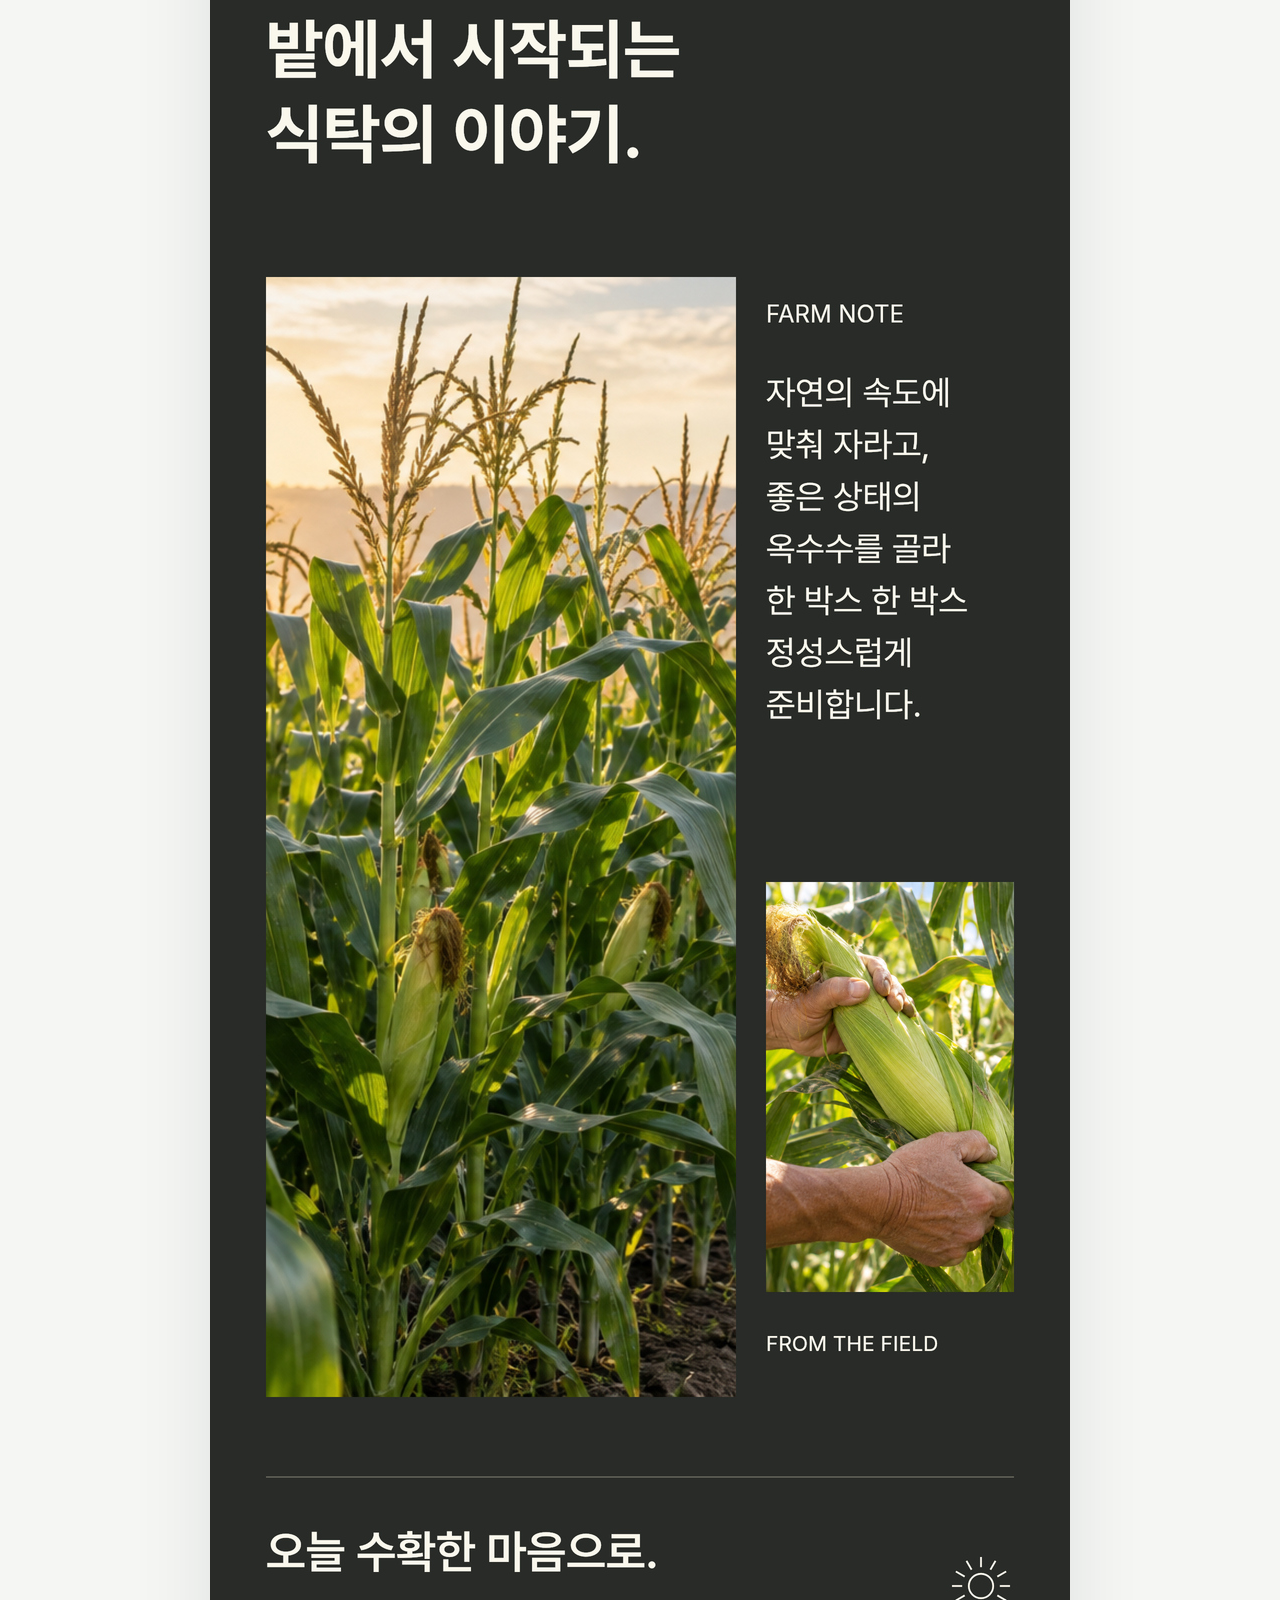
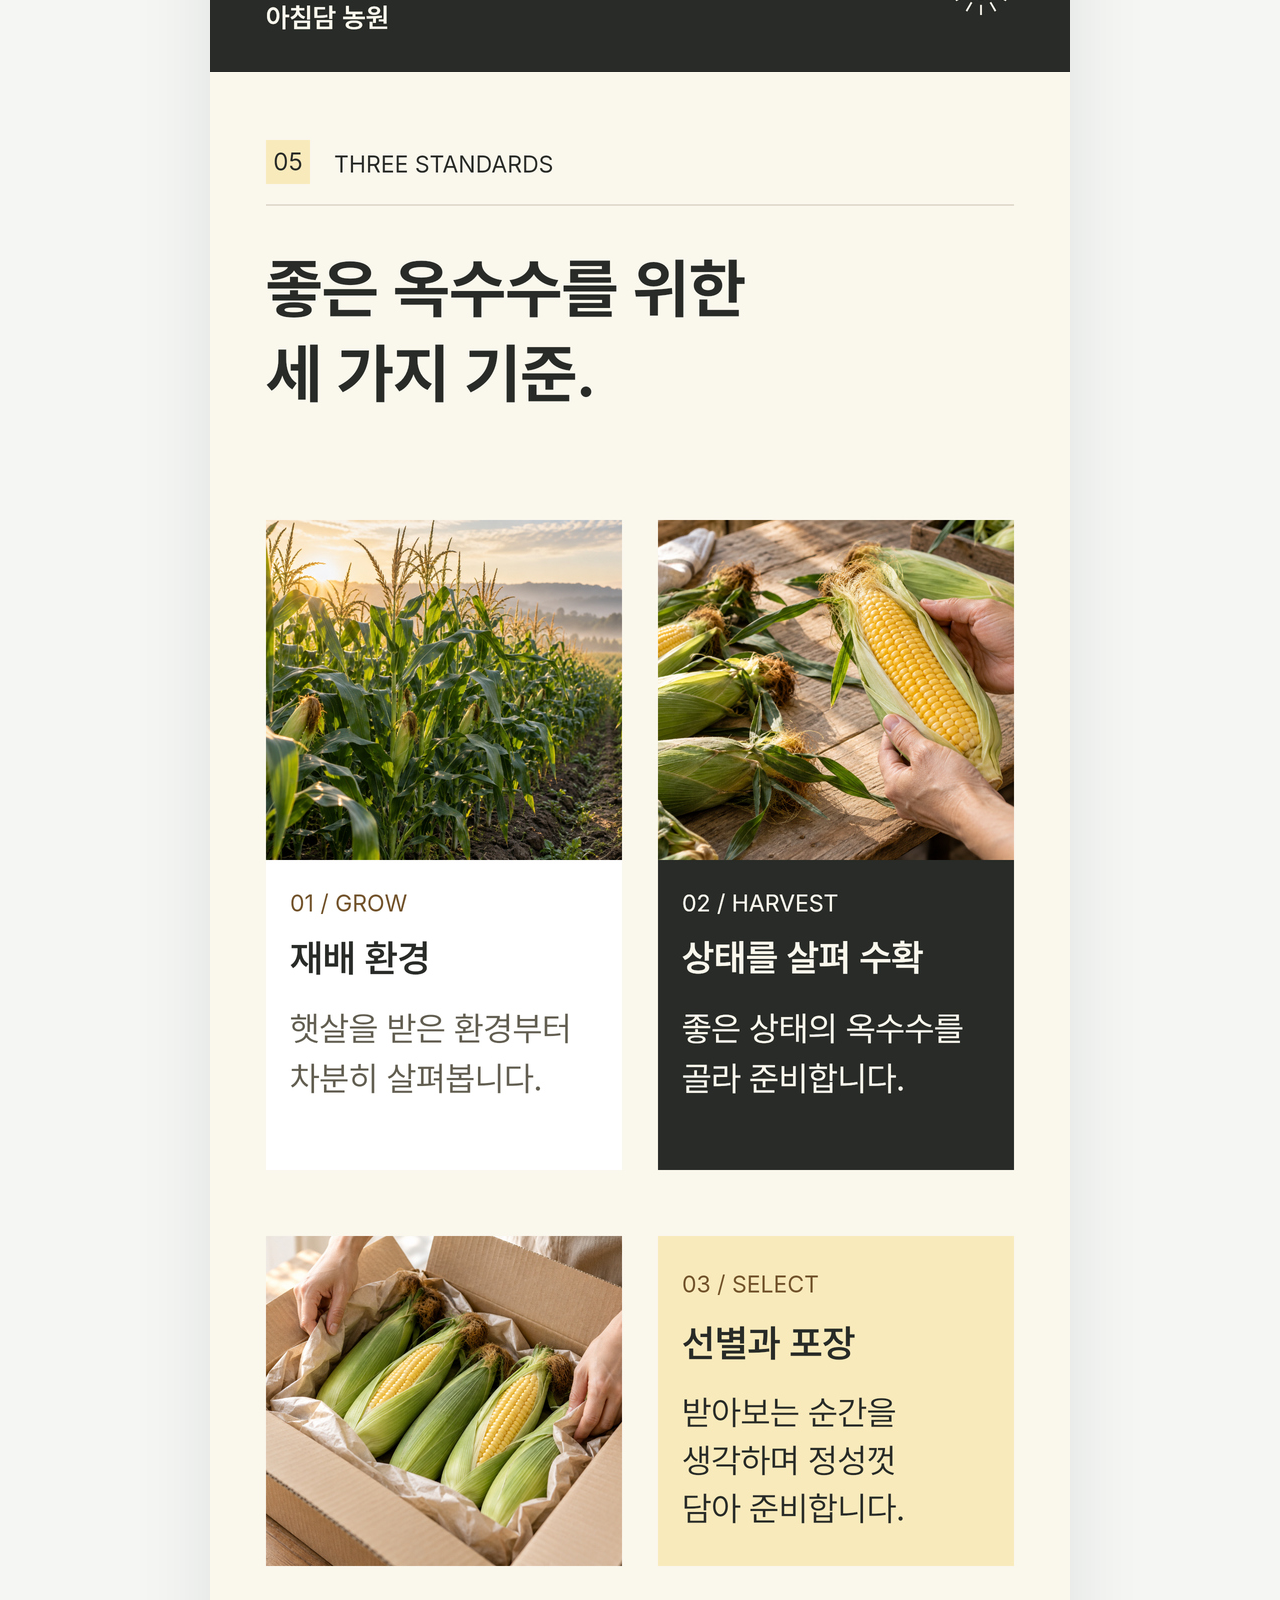
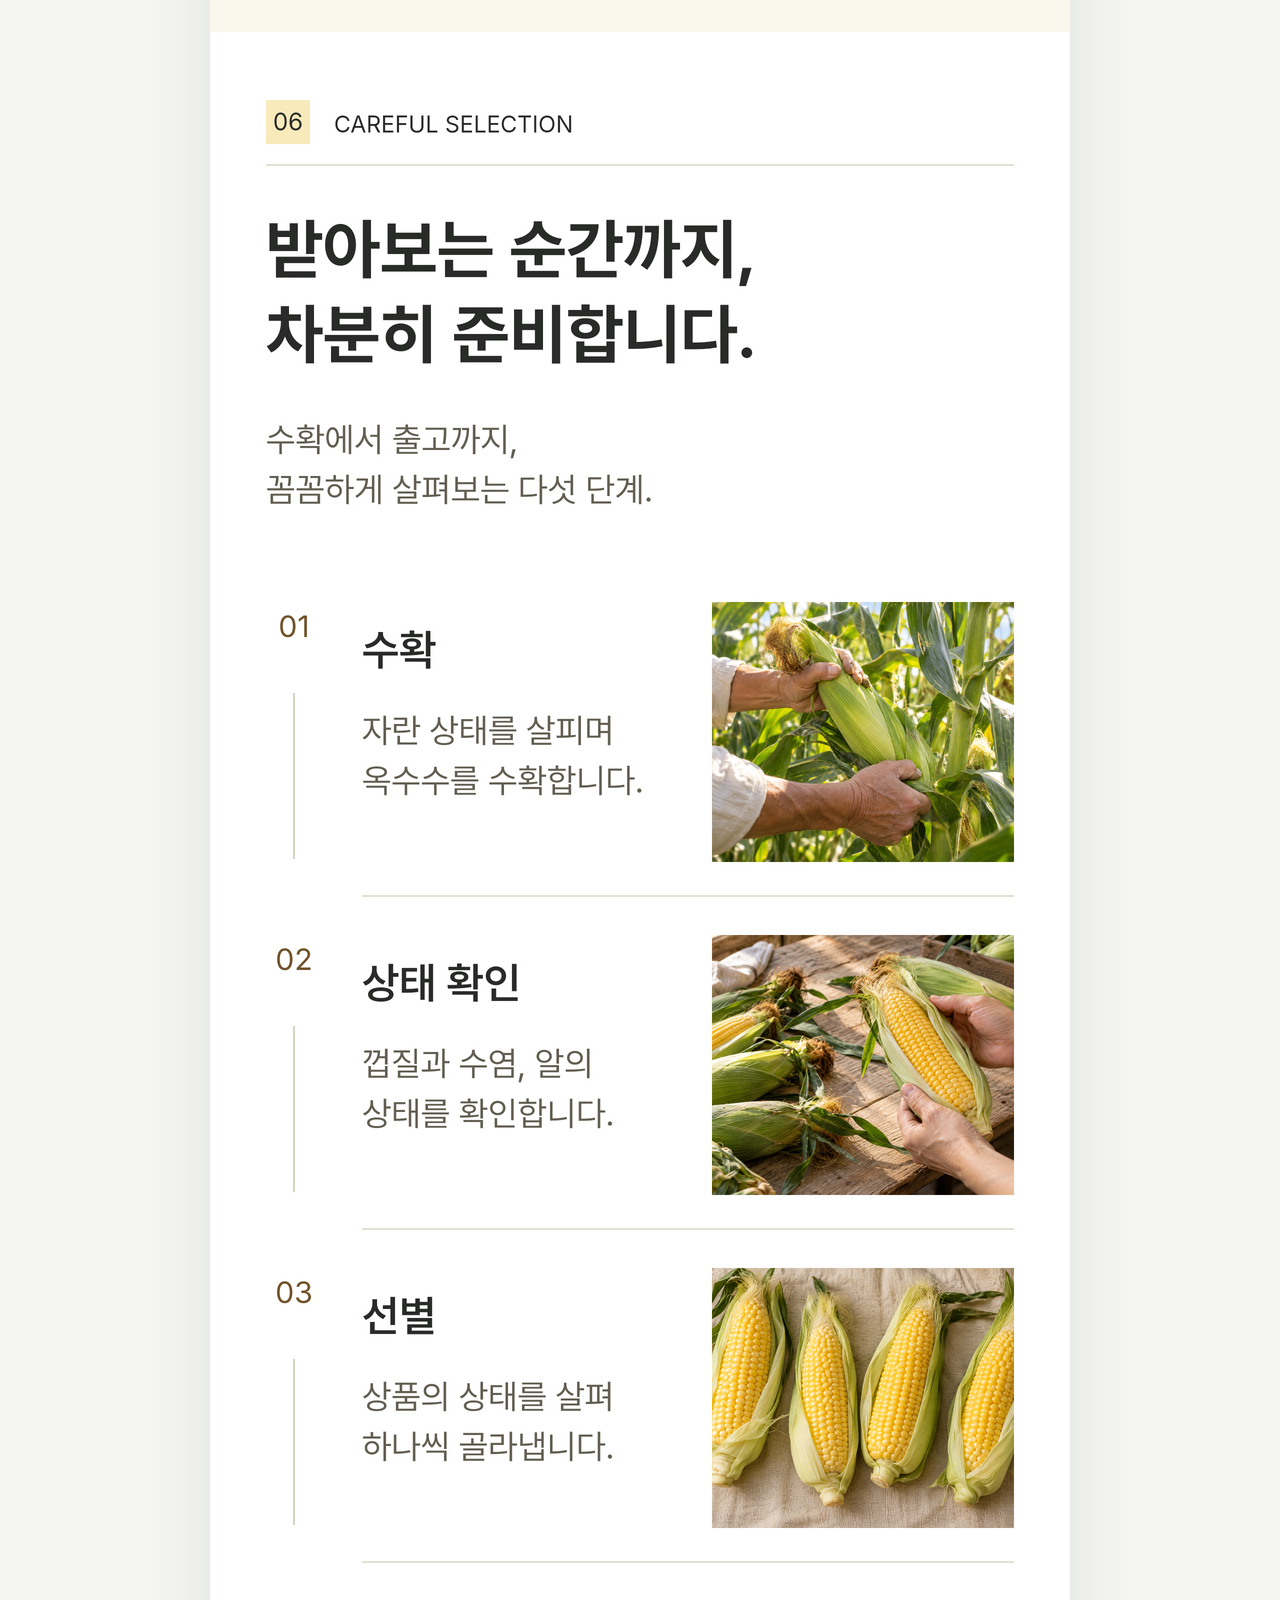
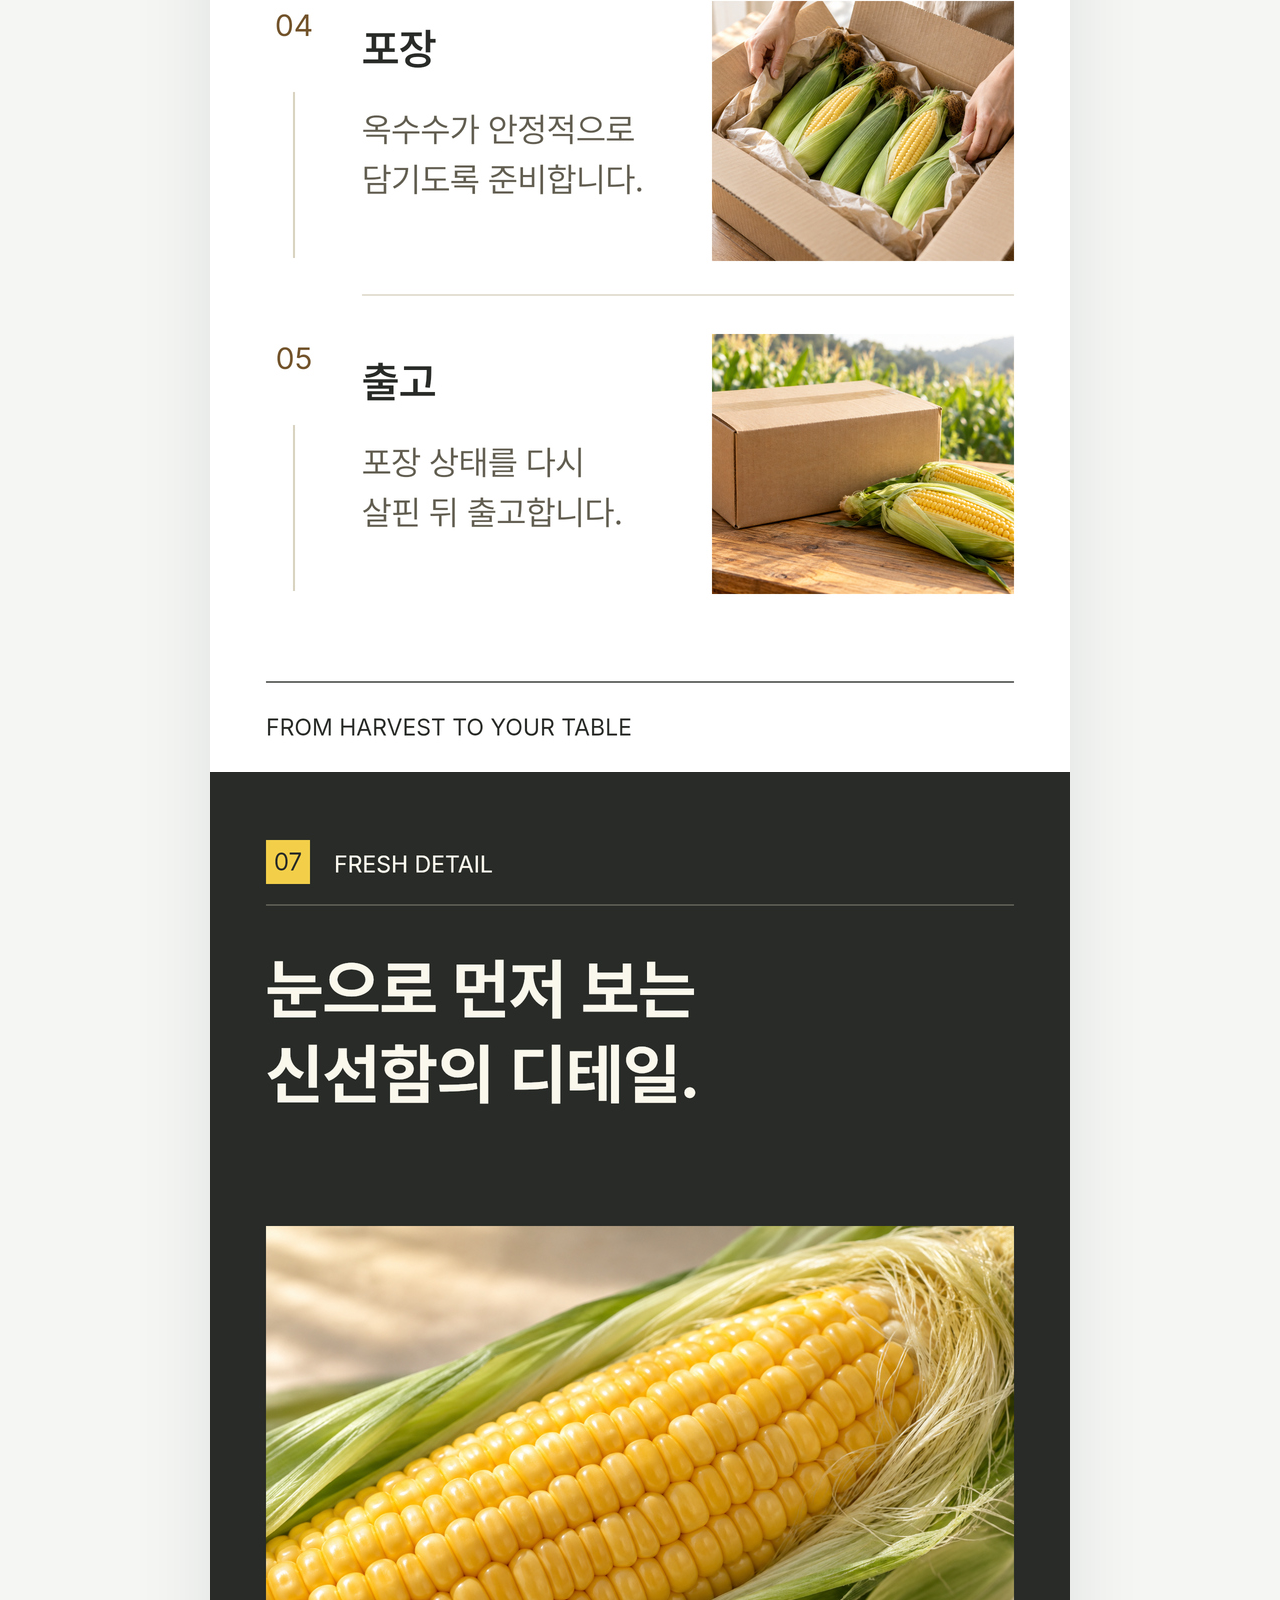
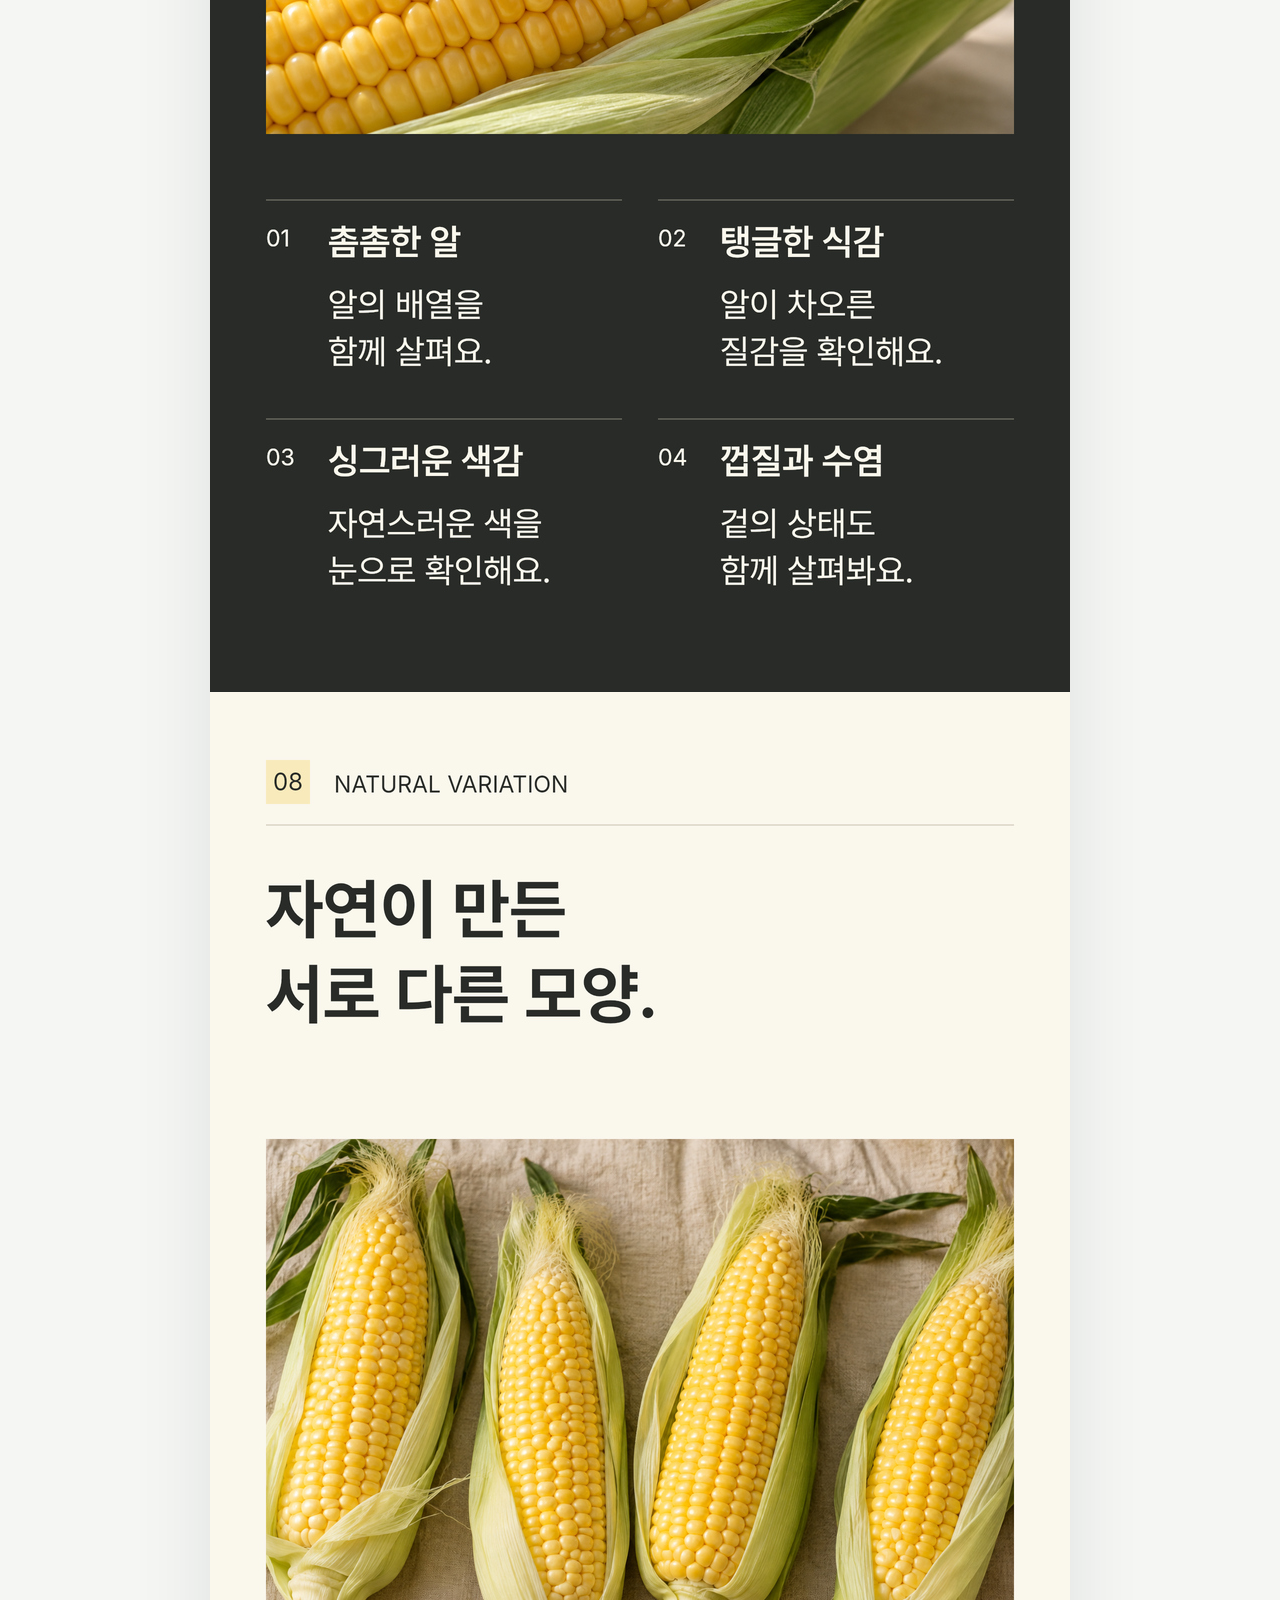
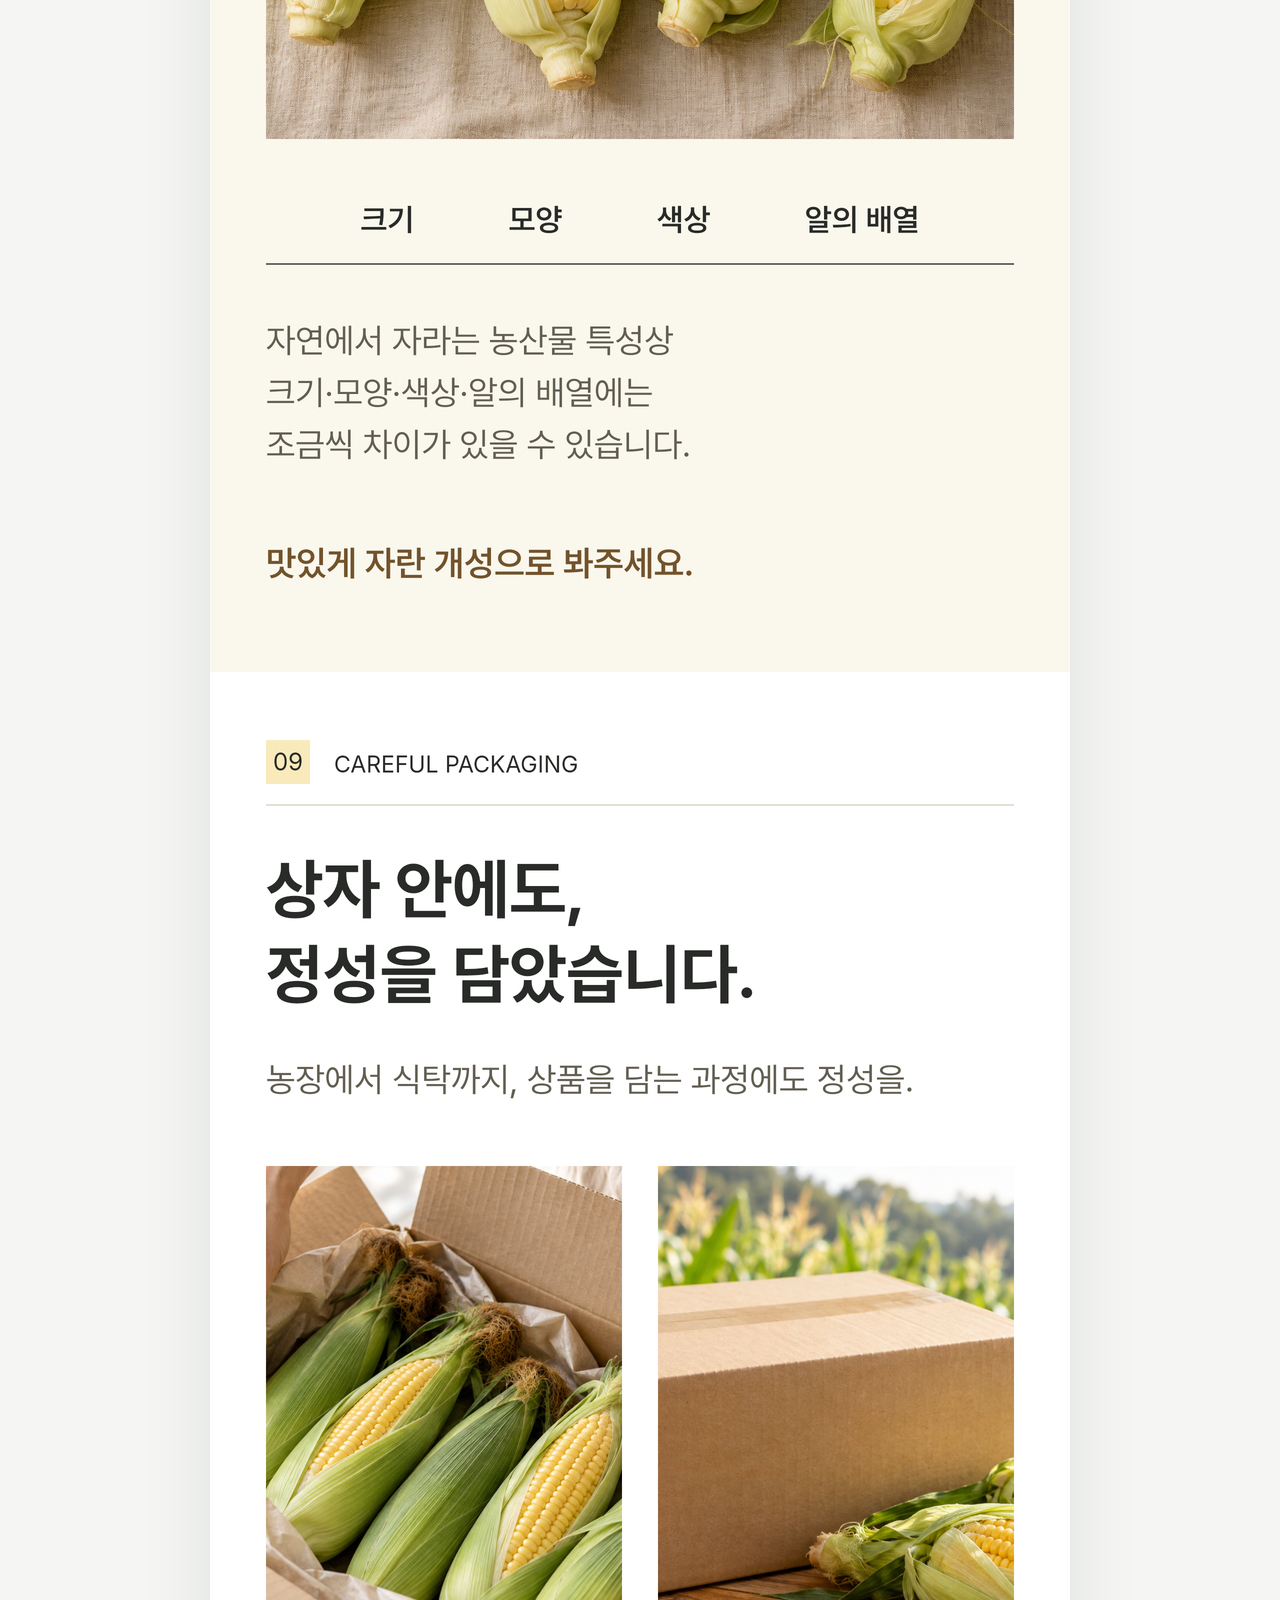
<file: corn.html>
<!doctype html>
<html lang="ko"><head><meta charset="utf-8"><meta name="viewport" content="width=device-width,initial-scale=1"><title>아침담 초당옥수수 | MOTIF 포트폴리오</title><meta name="description" content="MOTIF의 아침담 초당옥수수 Golden Table 상세페이지 자체 샘플. 농원 이야기와 수확·선별 과정, 활용·보관 안내를 연결한 농산물 포트폴리오."><link rel="icon" href="favicon.svg" type="image/svg+xml"><link rel="stylesheet" href="styles.css?v=20261016-motif1"></head>
<body><a class="skip-link" href="#main">본문으로 건너뛰기</a><header class="site-header"><div class="shell"><a class="wordmark" href="./" aria-label="MOTIF 포트폴리오 홈">MOTIF</a><span class="header-note">PORTFOLIO / FOOD &amp; DRINK</span></div></header>
<main class="shell" id="main"><nav class="detail-nav" aria-label="돌아가기"><a class="back-link" href="./">← 전체 포트폴리오 보기</a></nav>
<section class="project-intro"><div><span class="eyebrow">03 / 식품·음료 · 농산물</span><h1 class="project-title--korean">아침담<br>초당옥수수</h1></div><p>농원 이야기와 수확·선별 과정, 즐기는 방법과 보관 안내를 하나의 흐름으로 연결한 농산물 상세페이지 샘플입니다.</p></section>
<div class="project-meta"><span>MOTIF 자체 제작 포트폴리오</span><span>GOLDEN TABLE · 12 SECTIONS</span></div>
<div class="project-stage"><img class="project-image" src="corn-detail-motif-v01.jpg" alt="아침담 초당옥수수 Golden Table 상세페이지 전체 디자인. 농원 소개, 수확과 선별, 활용·보관 가이드, FAQ를 포함한 12개 섹션." width="860" height="21300" decoding="async" fetchpriority="high"></div>
<div class="project-end"><a class="back-link" href="./">← 다른 포트폴리오 보기</a></div></main>
<footer class="footer shell"><div><strong>MOTIF</strong>기획부터 디자인까지, 상품에 맞는 흐름을 만듭니다.</div><span>자체 제작 포트폴리오 샘플 · 실제 고객 납품 사례나 판매 상품이 아닙니다.</span></footer>
</body></html>
</file>
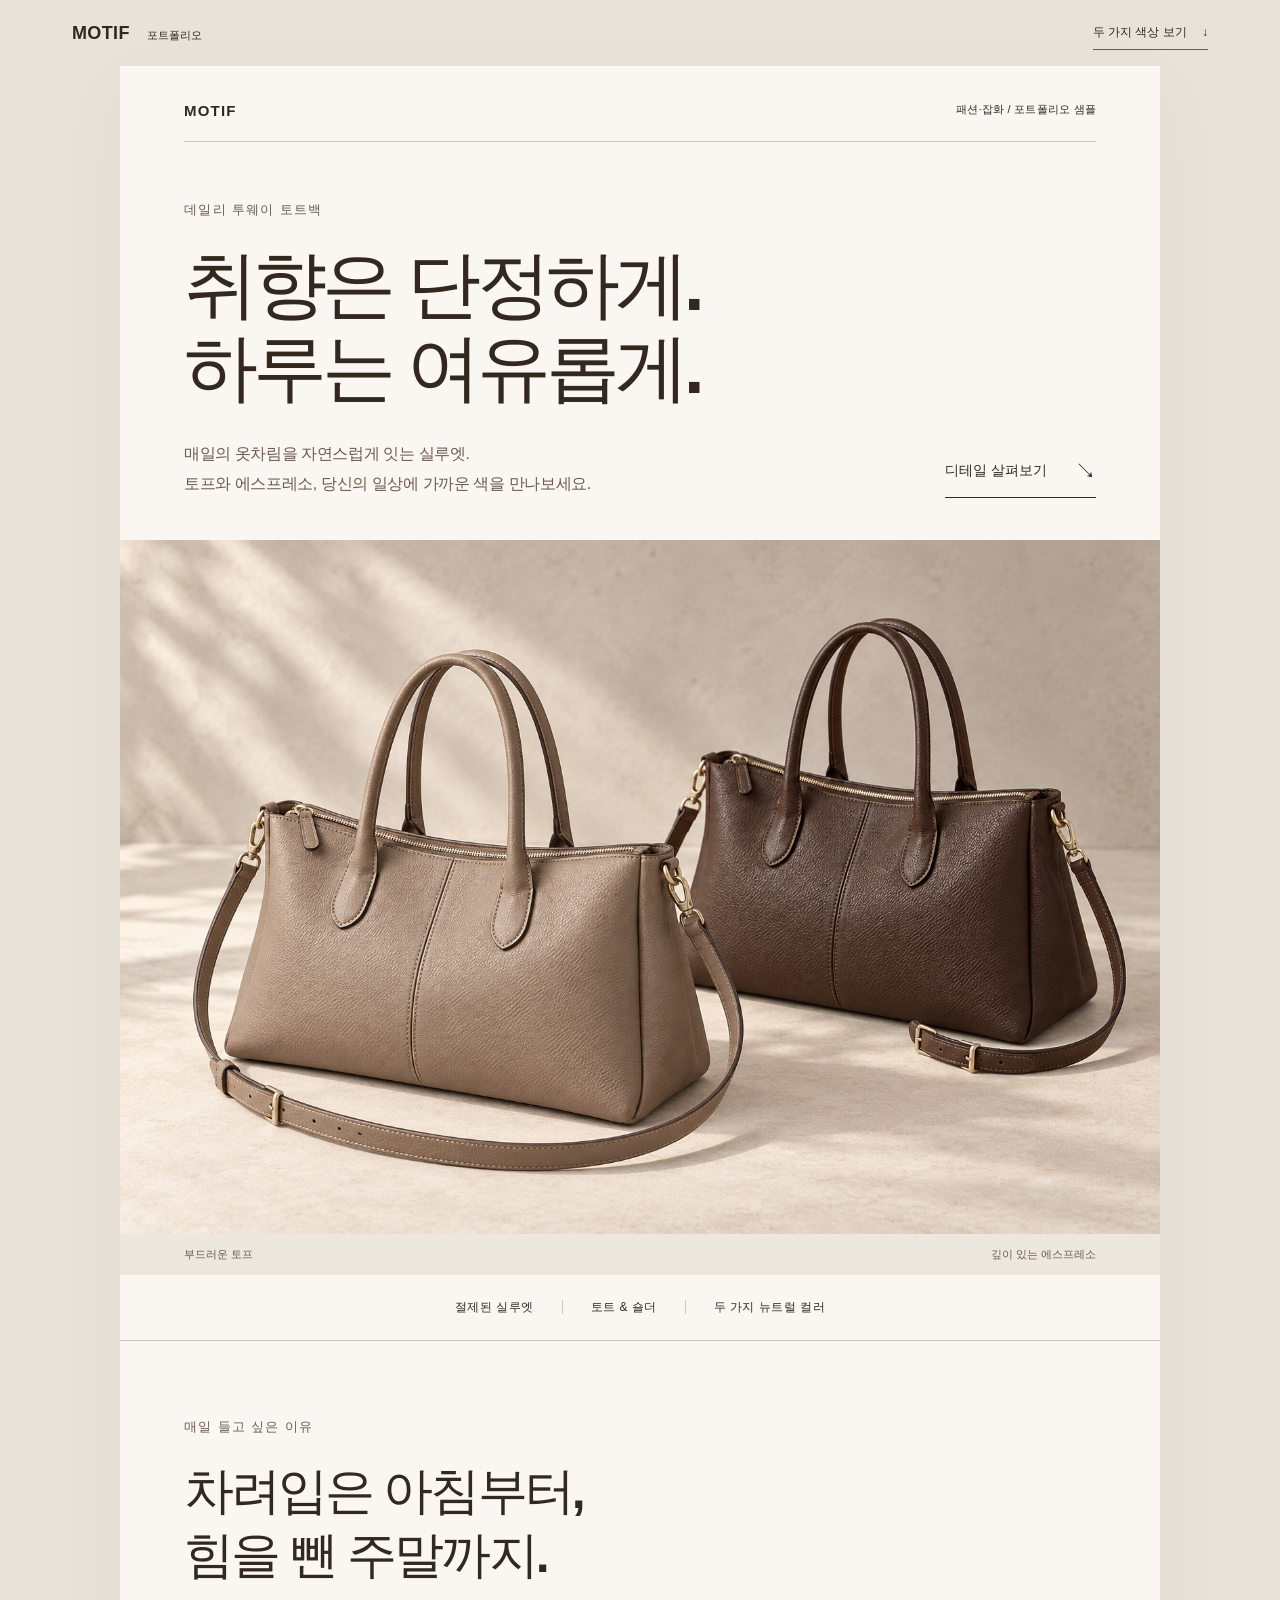
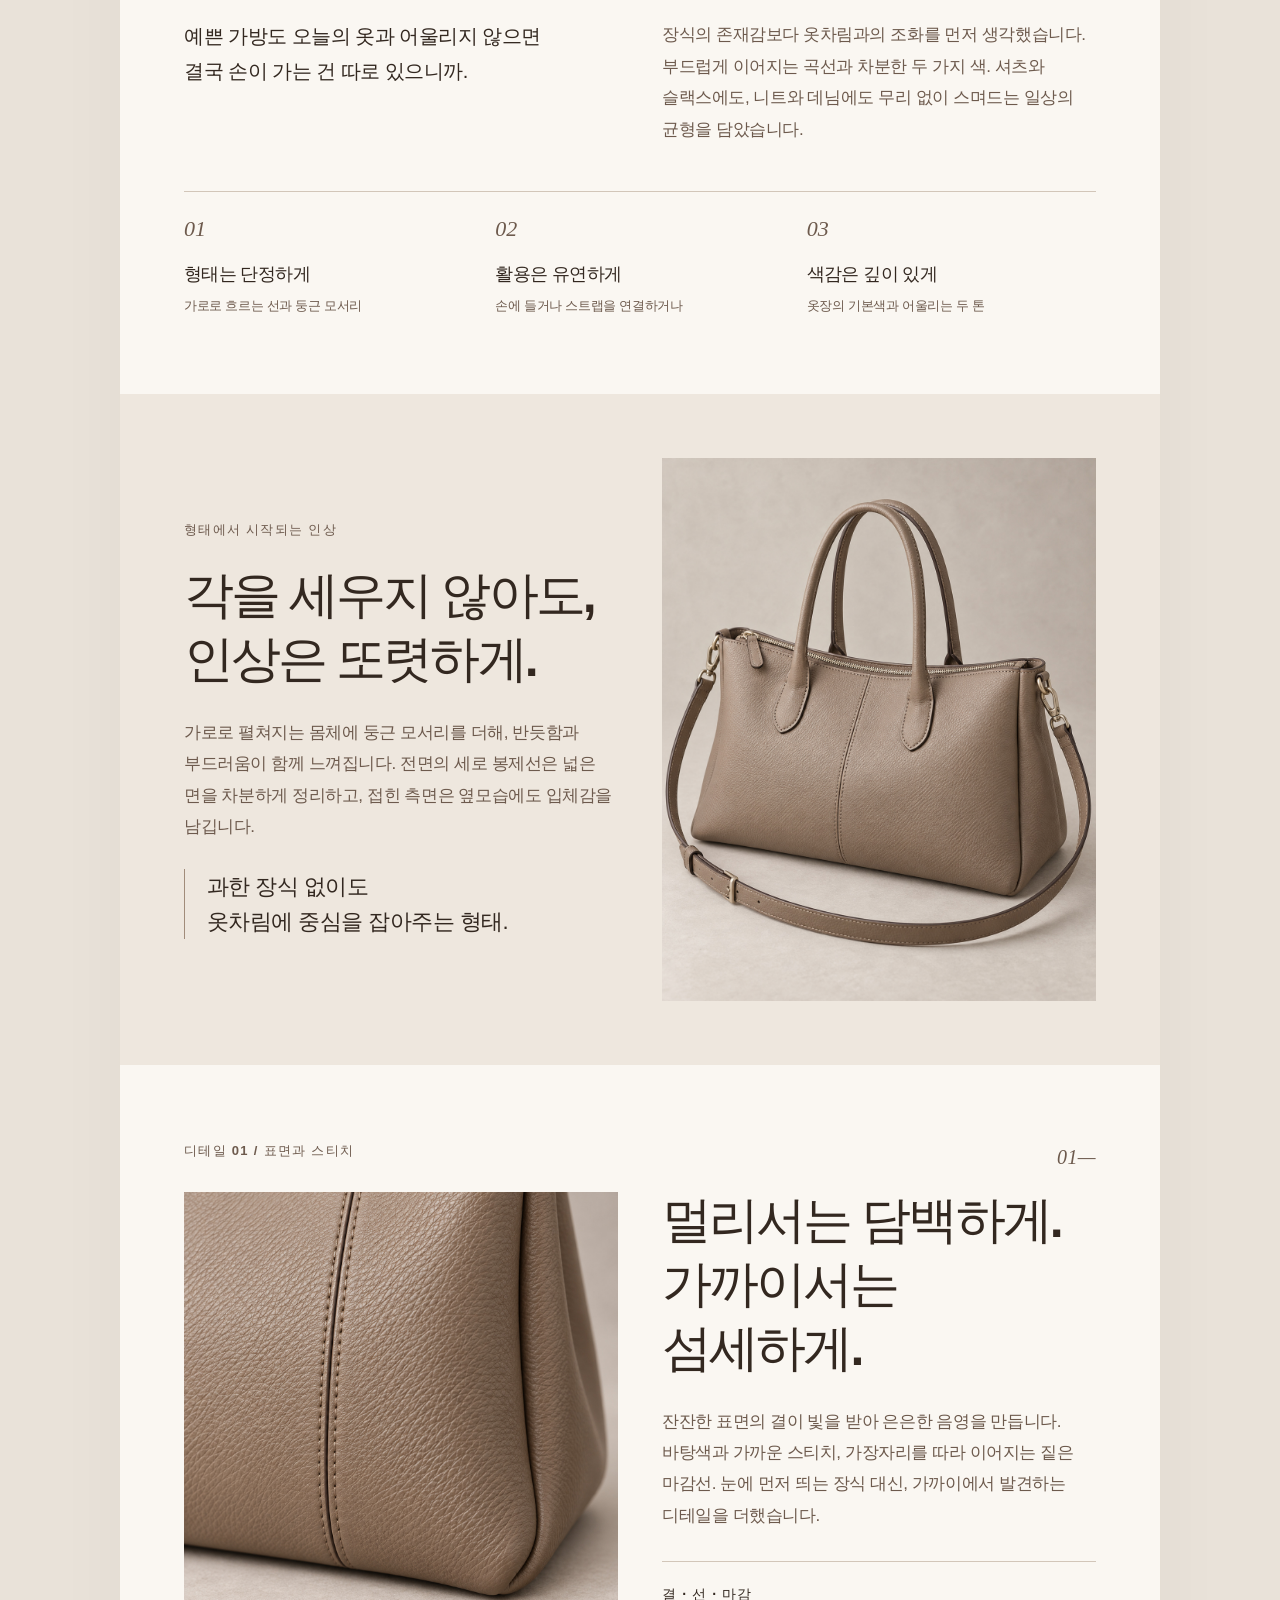
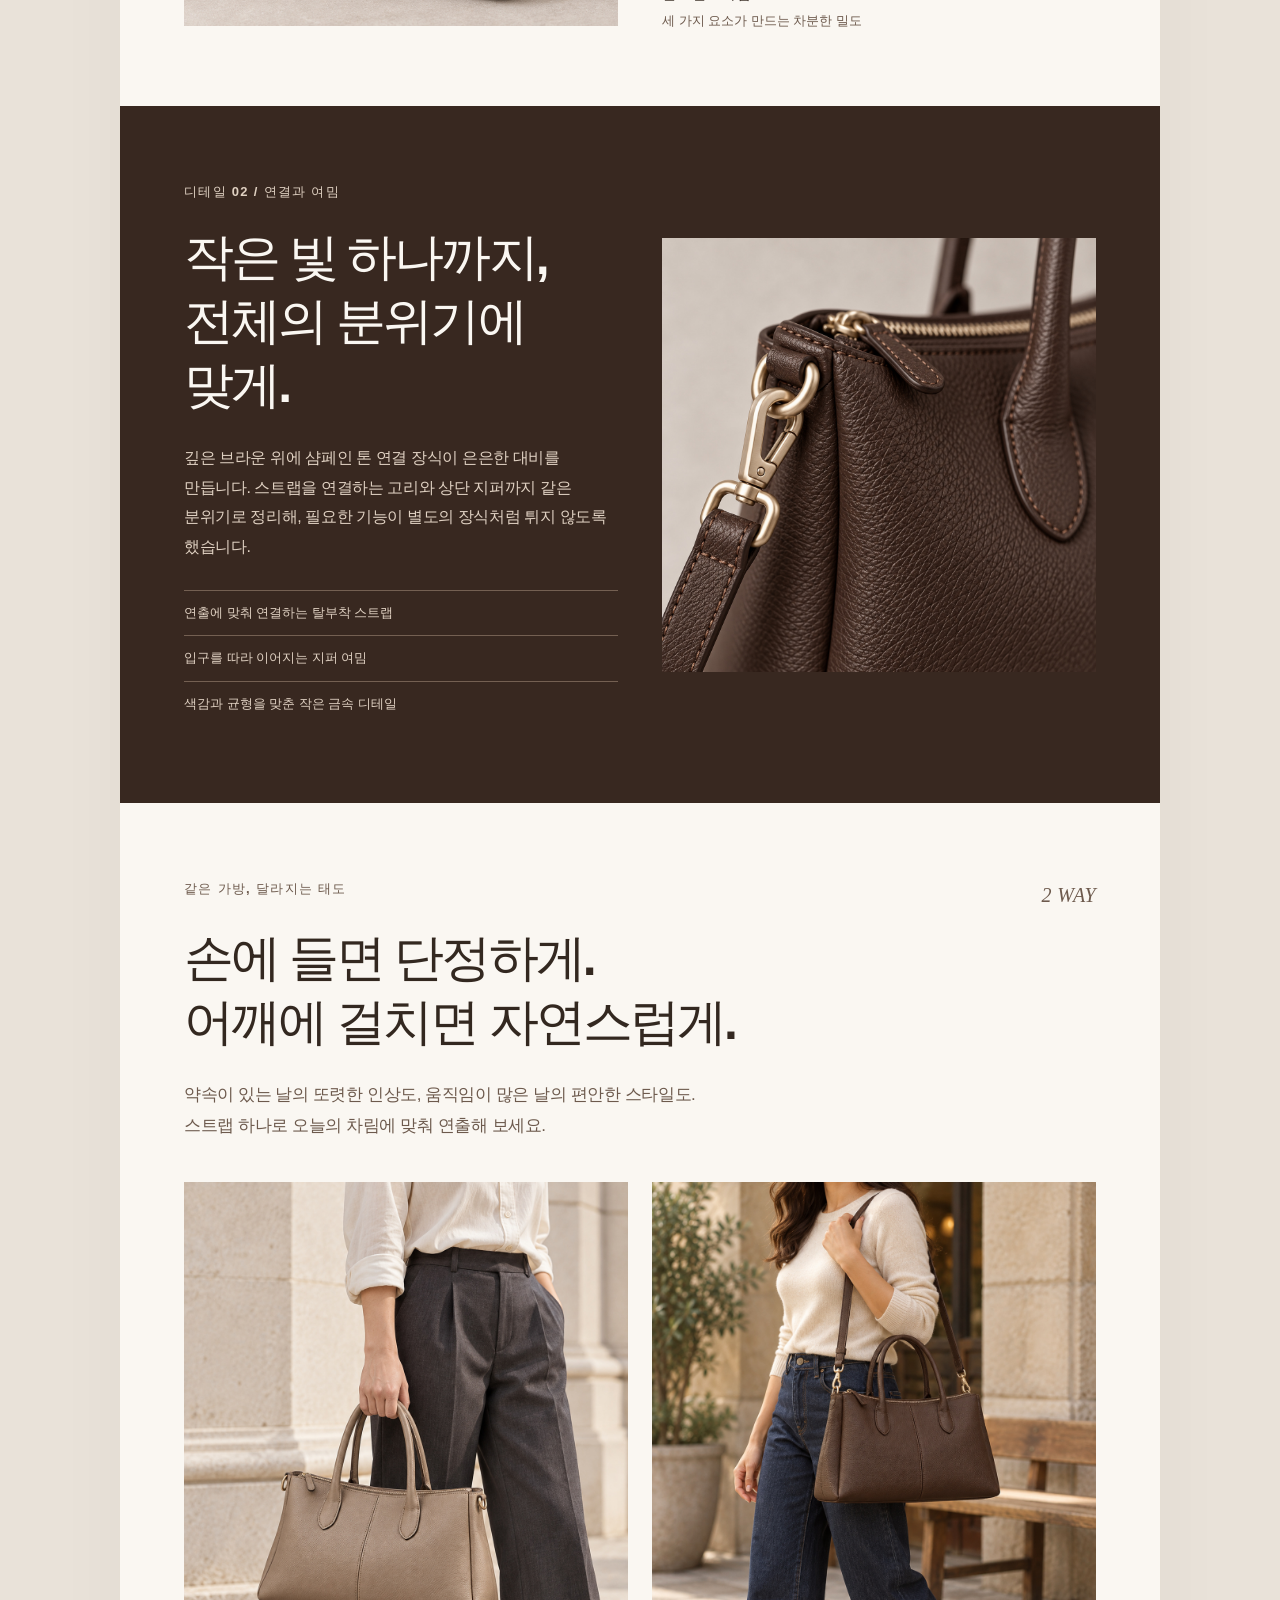
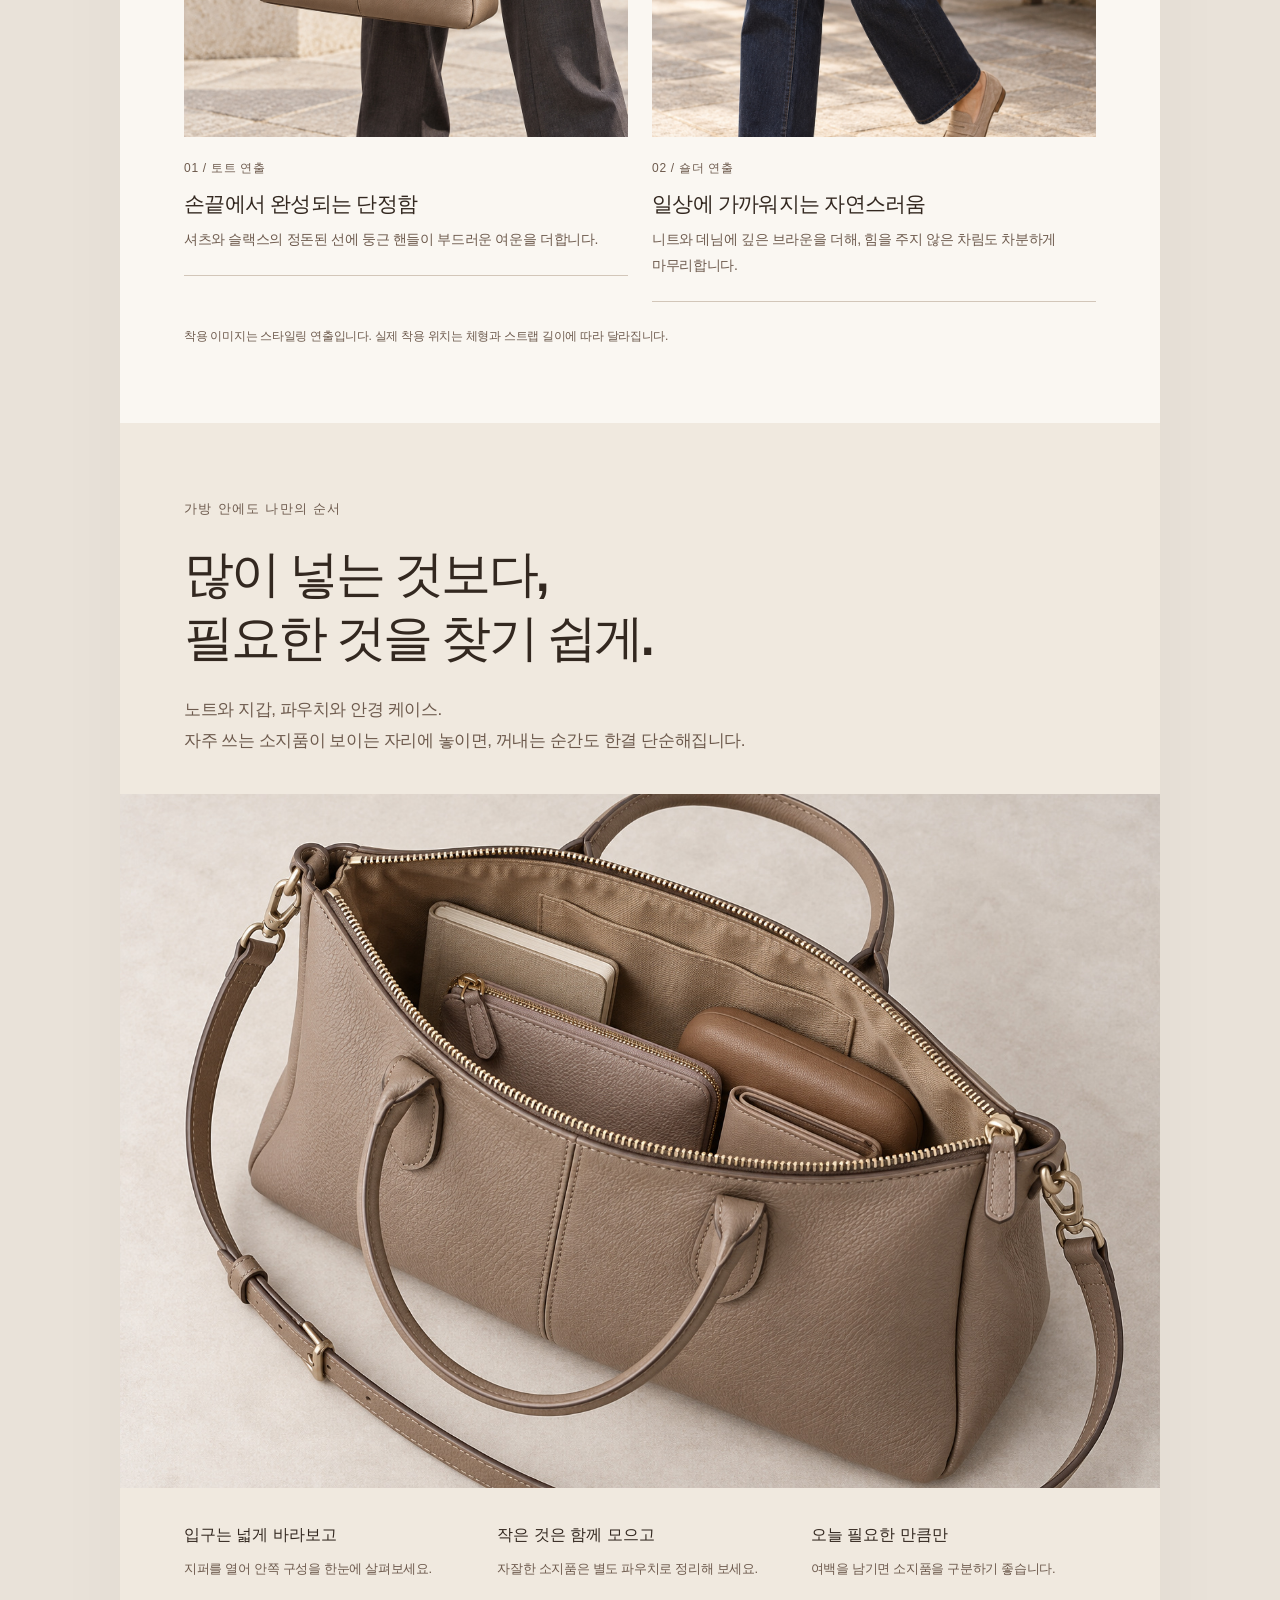
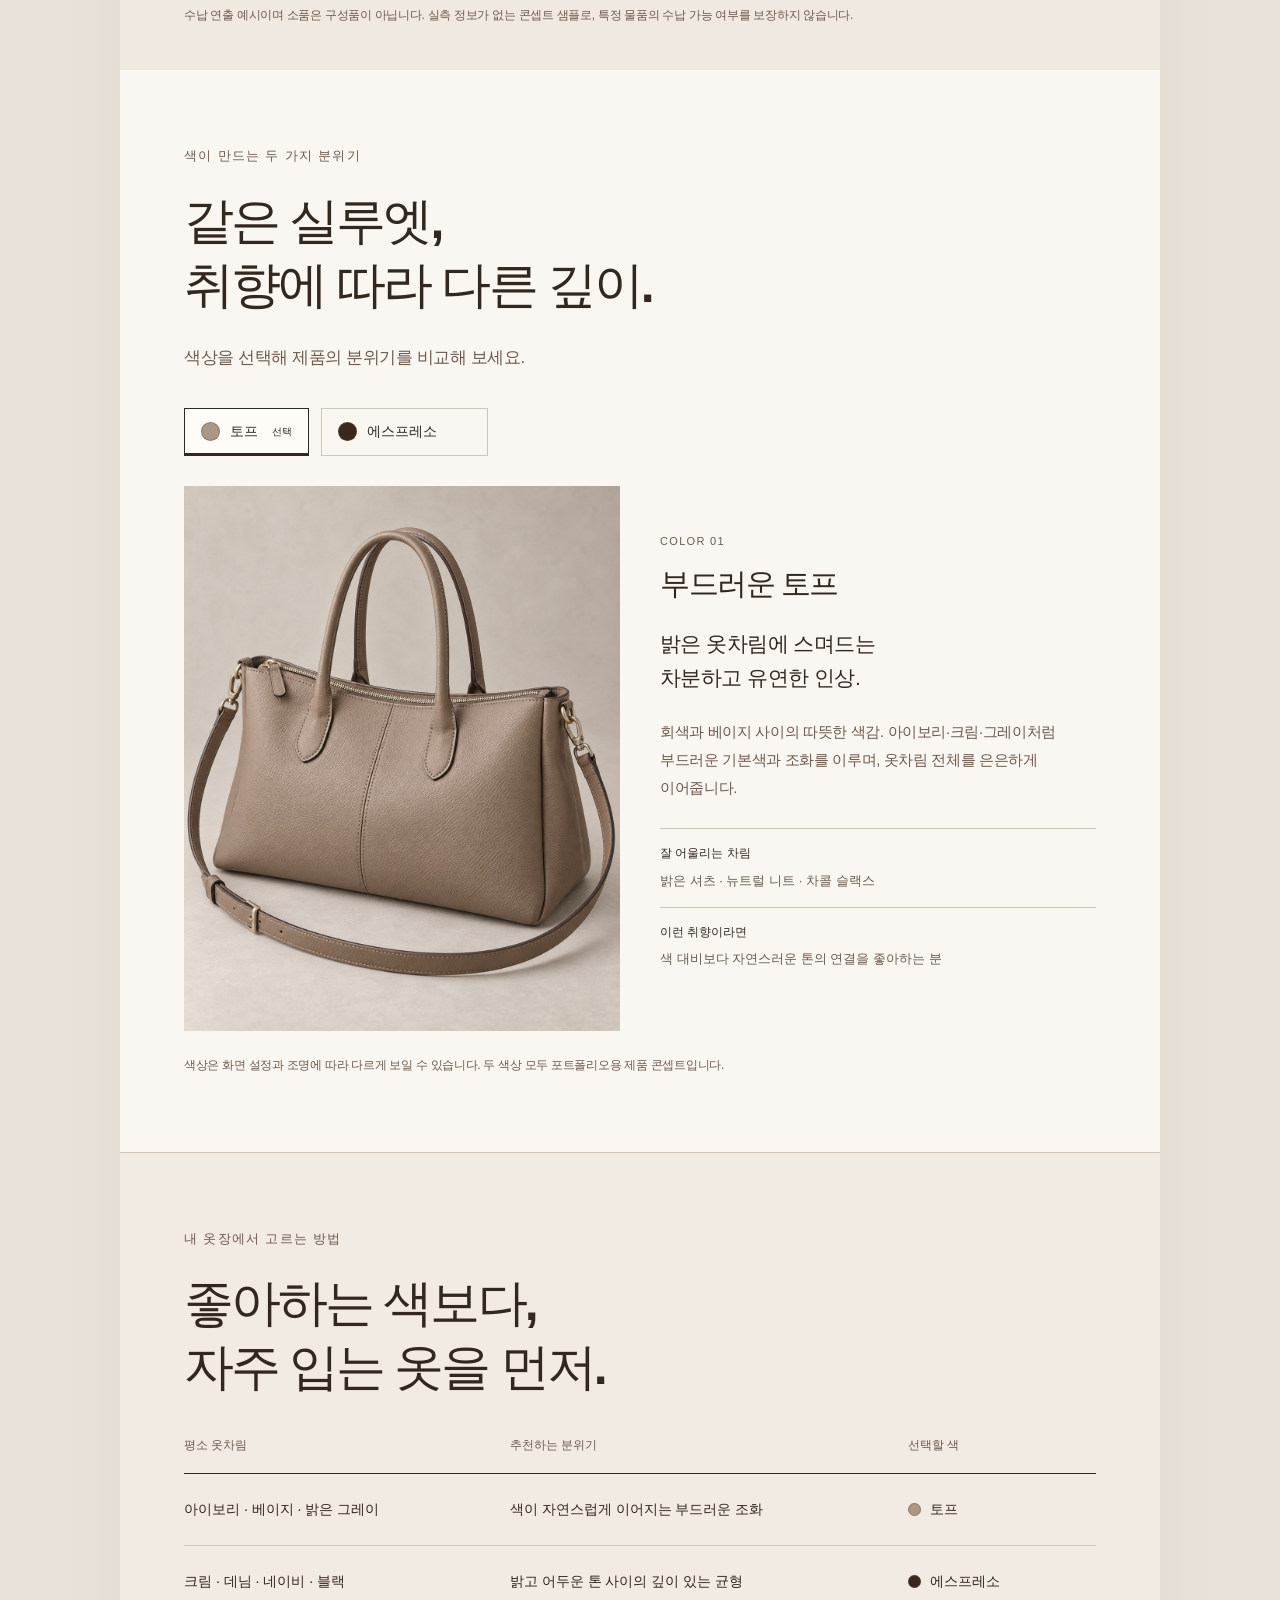
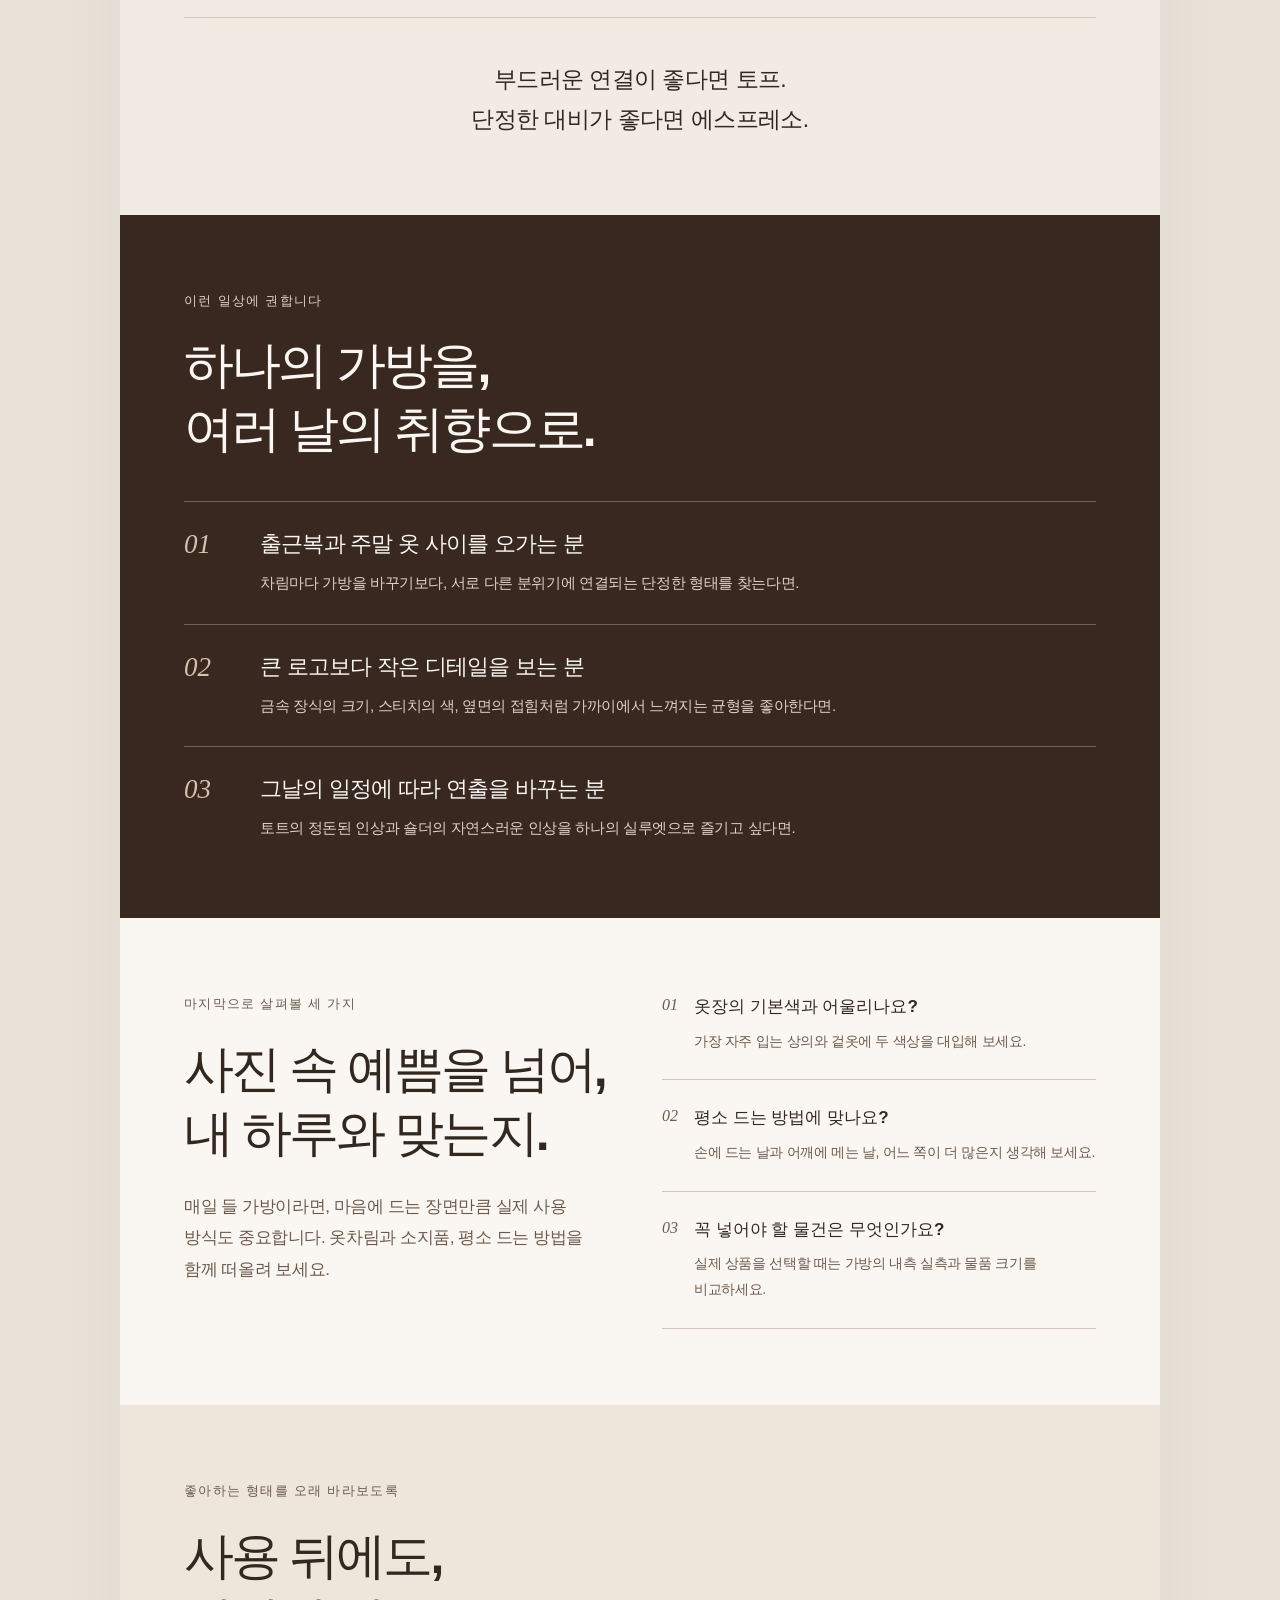
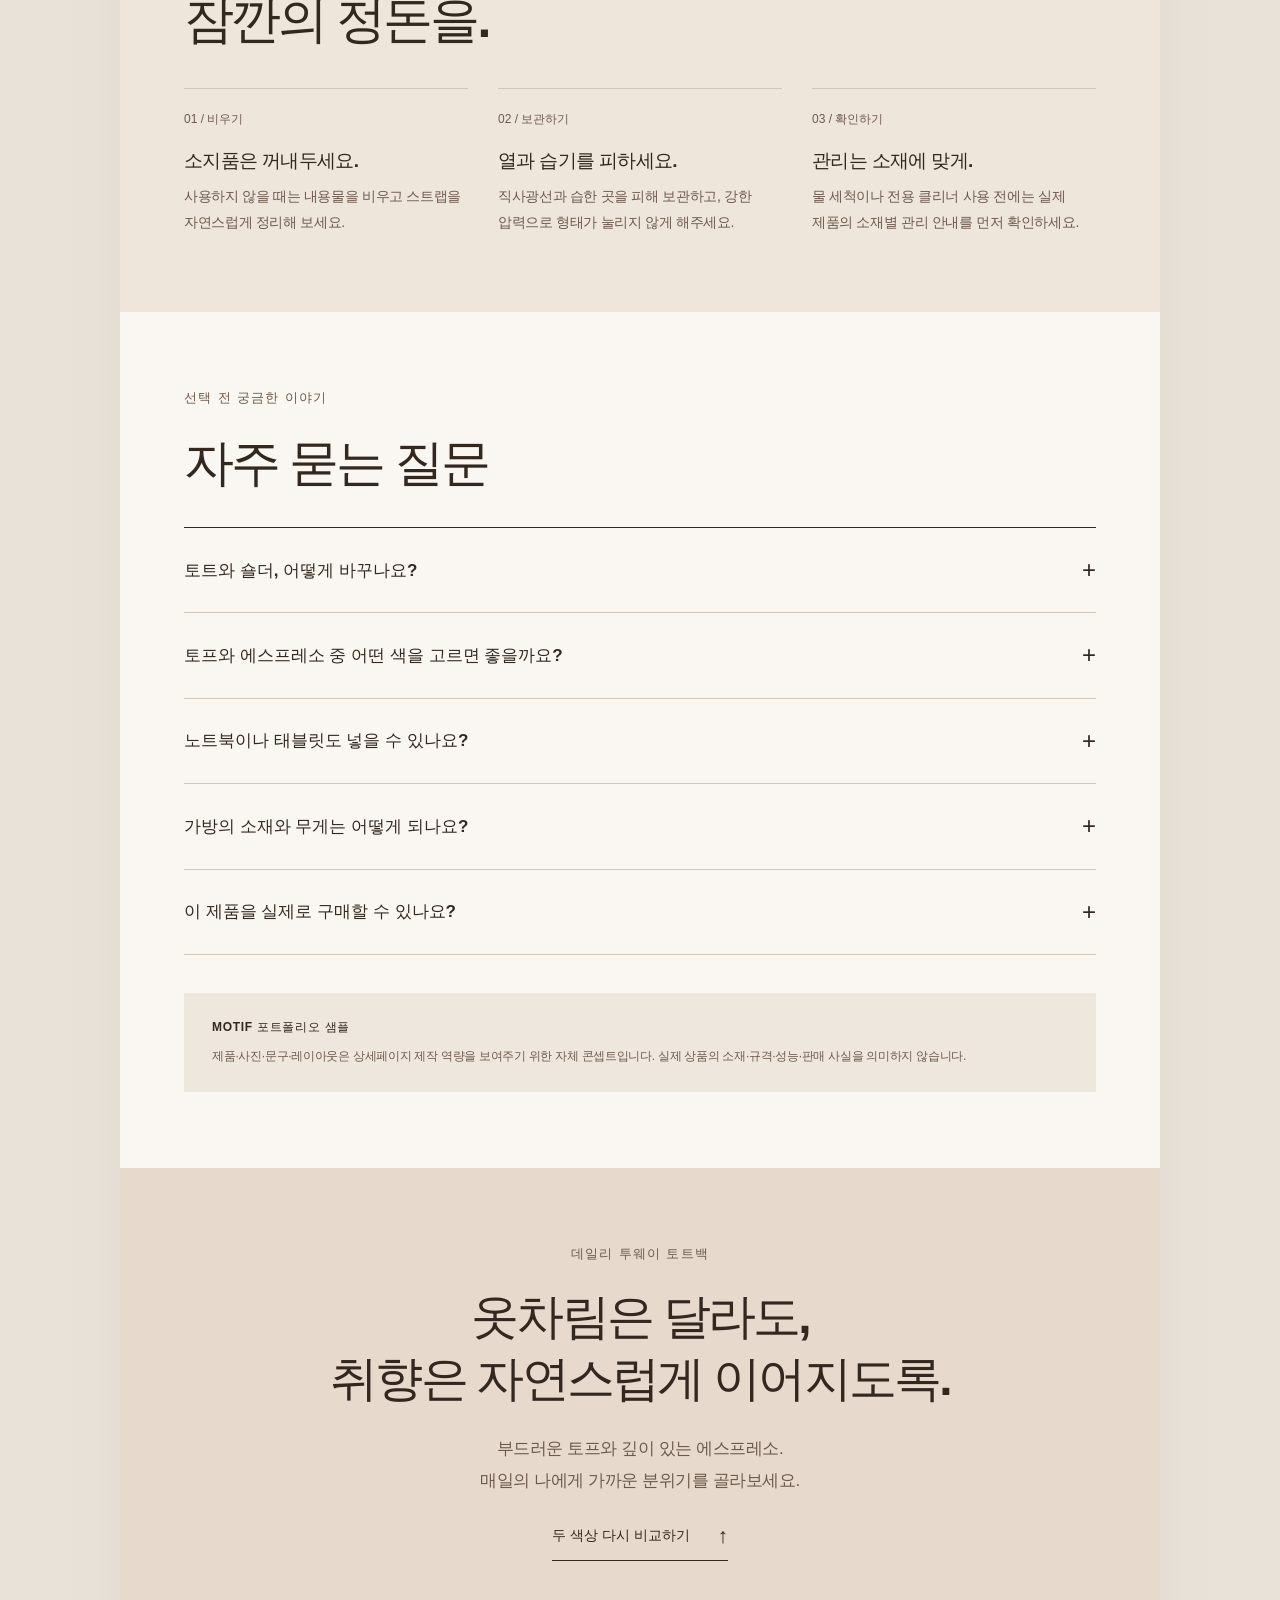
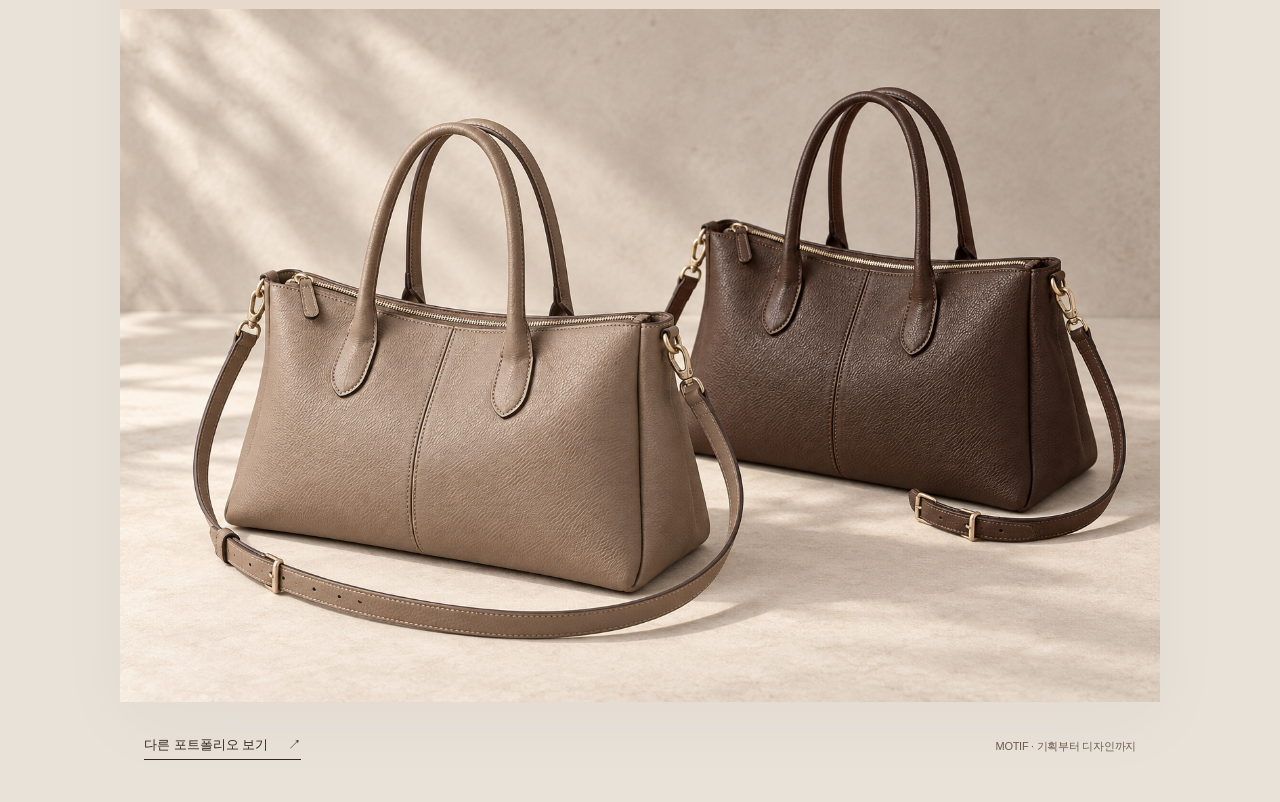
<file: fashion.html>
<!doctype html>
<html lang="ko">
<head>
  <meta charset="utf-8"><meta name="viewport" content="width=device-width,initial-scale=1">
  <meta name="theme-color" content="#faf7f2">
  <title>데일리 투웨이 토트백 | MOTIF 포트폴리오</title>
  <meta name="description" content="토프와 에스프레소, 두 가지 분위기로 만나는 데일리 투웨이 토트백. 착용 연출·수납 구성·마감 디테일과 색상 선택 가이드를 담은 MOTIF 자체 포트폴리오 샘플입니다.">
  <meta property="og:title" content="데일리 투웨이 토트백 | MOTIF">
  <meta property="og:description" content="취향은 단정하게. 하루는 여유롭게. 패션·잡화 고급형 상세페이지 포트폴리오 샘플.">
  <meta property="og:image" content="https://july061400-coder.github.io/motif-portfolio/tote/pair-v02.jpg">
  <link rel="icon" href="favicon.svg" type="image/svg+xml">
  <link rel="stylesheet" href="fashion-v02.css">
  <noscript><style>#color-espresso[hidden]{display:grid!important}.color-controls{display:none}</style></noscript>
  <script src="fashion-v02.js" defer></script>
</head>
<body>
<a class="skip" href="#main">본문으로 건너뛰기</a>
<header class="utility"><a href="index.html" aria-label="MOTIF 포트폴리오 목록으로">MOTIF <span>포트폴리오</span></a><a href="#colors">두 가지 색상 보기 <span aria-hidden="true">↓</span></a></header>
<main class="editorial" id="main">
  <!-- 01 / 제품 인지와 대표 메시지 -->
  <section class="hero" id="top" data-section="01" aria-labelledby="hero-title">
    <div class="hero-heading pad">
      <div class="overline"><span>MOTIF</span><span>패션·잡화 / 포트폴리오 샘플</span></div>
      <p class="eyebrow">데일리 투웨이 토트백</p>
      <h1 id="hero-title">취향은 단정하게.<br> 하루는 여유롭게.</h1>
      <div class="hero-bottom"><p>매일의 옷차림을 자연스럽게 잇는 실루엣.<br> 토프와 에스프레소, 당신의 일상에 가까운 색을 만나보세요.</p><a class="text-link" href="#details">디테일 살펴보기 <span aria-hidden="true">↘</span></a></div>
    </div>
    <figure class="hero-photo"><img src="tote/pair-v02.jpg" width="1536" height="1024" alt="토프와 짙은 에스프레소 색상의 투웨이 토트백을 함께 배치한 제품 화보" fetchpriority="high"><figcaption><span>부드러운 토프</span><span>깊이 있는 에스프레소</span></figcaption></figure>
    <div class="hero-strip"><span>절제된 실루엣</span><i aria-hidden="true"></i><span>토트 &amp; 숄더</span><i aria-hidden="true"></i><span>두 가지 뉴트럴 컬러</span></div>
  </section>

  <!-- 02 / 구매자의 일상과 제품의 역할 -->
  <section class="intro pad" data-section="02" aria-labelledby="intro-title">
    <p class="eyebrow">매일 들고 싶은 이유</p>
    <h2 id="intro-title">차려입은 아침부터,<br> 힘을 뺀 주말까지.</h2>
    <div class="intro-grid"><p class="lead">예쁜 가방도 오늘의 옷과 어울리지 않으면<br> 결국 손이 가는 건 따로 있으니까.</p><p>장식의 존재감보다 옷차림과의 조화를 먼저 생각했습니다. 부드럽게 이어지는 곡선과 차분한 두 가지 색. 셔츠와 슬랙스에도, 니트와 데님에도 무리 없이 스며드는 일상의 균형을 담았습니다.</p></div>
    <div class="numbered-row"><div><span>01</span><h3>형태는 단정하게</h3><p>가로로 흐르는 선과 둥근 모서리</p></div><div><span>02</span><h3>활용은 유연하게</h3><p>손에 들거나 스트랩을 연결하거나</p></div><div><span>03</span><h3>색감은 깊이 있게</h3><p>옷장의 기본색과 어울리는 두 톤</p></div></div>
  </section>

  <!-- 03 / 실루엣과 시각적 차별점 -->
  <section class="silhouette" id="details" data-section="03" aria-labelledby="silhouette-title">
    <div class="split pad"><div class="copy"><p class="eyebrow">형태에서 시작되는 인상</p><h2 id="silhouette-title">각을 세우지 않아도,<br> 인상은 또렷하게.</h2><p>가로로 펼쳐지는 몸체에 둥근 모서리를 더해, 반듯함과 부드러움이 함께 느껴집니다. 전면의 세로 봉제선은 넓은 면을 차분하게 정리하고, 접힌 측면은 옆모습에도 입체감을 남깁니다.</p><p class="pullquote">과한 장식 없이도<br> 옷차림에 중심을 잡아주는 형태.</p></div><figure><img src="tote/taupe-v02.jpg" width="1122" height="1402" alt="중앙 봉제선과 접힌 측면, 둥근 손잡이가 보이는 토프 토트백" loading="lazy"></figure></div>
  </section>

  <!-- 04 / 표면과 스티치의 시각적 가치 -->
  <section class="texture pad" data-section="04" aria-labelledby="texture-title">
    <div class="section-top"><p class="eyebrow">디테일 01 / 표면과 스티치</p><span class="section-mark" aria-hidden="true">01—</span></div>
    <div class="split"><figure><img src="tote/grain-v02.jpg" width="1254" height="1254" alt="토프 가방의 잔잔한 표면 결, 봉제선과 둥근 모서리 확대" loading="lazy"></figure><div class="copy"><h2 id="texture-title">멀리서는 담백하게.<br> 가까이서는 섬세하게.</h2><p>잔잔한 표면의 결이 빛을 받아 은은한 음영을 만듭니다. 바탕색과 가까운 스티치, 가장자리를 따라 이어지는 짙은 마감선. 눈에 먼저 띄는 장식 대신, 가까이에서 발견하는 디테일을 더했습니다.</p><div class="detail-caption"><b>결 · 선 · 마감</b><span>세 가지 요소가 만드는 차분한 밀도</span></div></div></div>
  </section>

  <!-- 05 / 연결 장식과 여밈 -->
  <section class="hardware dark pad" data-section="05" aria-labelledby="hardware-title">
    <div class="split"><div class="copy"><p class="eyebrow">디테일 02 / 연결과 여밈</p><h2 id="hardware-title">작은 빛 하나까지,<br> 전체의 분위기에 맞게.</h2><p>깊은 브라운 위에 샴페인 톤 연결 장식이 은은한 대비를 만듭니다. 스트랩을 연결하는 고리와 상단 지퍼까지 같은 분위기로 정리해, 필요한 기능이 별도의 장식처럼 튀지 않도록 했습니다.</p><ul class="line-list"><li>연출에 맞춰 연결하는 탈부착 스트랩</li><li>입구를 따라 이어지는 지퍼 여밈</li><li>색감과 균형을 맞춘 작은 금속 디테일</li></ul></div><figure><img src="tote/hardware-v02.jpg" width="1254" height="1254" alt="에스프레소 가방의 샴페인 톤 스트랩 고리와 지퍼 연결부 확대" loading="lazy"></figure></div>
  </section>

  <!-- 06 / 토트와 숄더 두 가지 활용 -->
  <section class="two-way pad" data-section="06" aria-labelledby="two-way-title">
    <div class="section-top"><p class="eyebrow">같은 가방, 달라지는 태도</p><span class="section-mark" aria-hidden="true">2 WAY</span></div>
    <h2 id="two-way-title">손에 들면 단정하게.<br> 어깨에 걸치면 자연스럽게.</h2>
    <p class="section-desc">약속이 있는 날의 또렷한 인상도, 움직임이 많은 날의 편안한 스타일도.<br> 스트랩 하나로 오늘의 차림에 맞춰 연출해 보세요.</p>
    <div class="look-grid"><figure><img src="tote/taupe-style-v02.jpg" width="1122" height="1402" alt="크림 셔츠와 차콜 슬랙스 차림에 토프 가방을 손에 든 토트 연출" loading="lazy"><figcaption><span>01 / 토트 연출</span><h3>손끝에서 완성되는 단정함</h3><p>셔츠와 슬랙스의 정돈된 선에 둥근 핸들이 부드러운 여운을 더합니다.</p></figcaption></figure><figure><img src="tote/espresso-style-v02.jpg" width="1122" height="1402" alt="밝은 니트와 데님 차림에 에스프레소 가방을 긴 스트랩으로 어깨에 멘 숄더 연출" loading="lazy"><figcaption><span>02 / 숄더 연출</span><h3>일상에 가까워지는 자연스러움</h3><p>니트와 데님에 깊은 브라운을 더해, 힘을 주지 않은 차림도 차분하게 마무리합니다.</p></figcaption></figure></div>
    <p class="note">착용 이미지는 스타일링 연출입니다. 실제 착용 위치는 체형과 스트랩 길이에 따라 달라집니다.</p>
  </section>

  <!-- 07 / 수납은 실제 측정이 아닌 연출로 구분 -->
  <section class="inside" data-section="07" aria-labelledby="inside-title">
    <div class="pad inside-heading"><p class="eyebrow">가방 안에도 나만의 순서</p><h2 id="inside-title">많이 넣는 것보다,<br> 필요한 것을 찾기 쉽게.</h2><p>노트와 지갑, 파우치와 안경 케이스.<br> 자주 쓰는 소지품이 보이는 자리에 놓이면, 꺼내는 순간도 한결 단순해집니다.</p></div>
    <figure><img src="tote/interior-v02.jpg" width="1536" height="1024" alt="가방의 지퍼를 열고 노트, 파우치, 지갑과 안경 케이스를 정돈한 수납 연출" loading="lazy"></figure>
    <div class="inside-tips pad"><div><b>입구는 넓게 바라보고</b><p>지퍼를 열어 안쪽 구성을 한눈에 살펴보세요.</p></div><div><b>작은 것은 함께 모으고</b><p>자잘한 소지품은 별도 파우치로 정리해 보세요.</p></div><div><b>오늘 필요한 만큼만</b><p>여백을 남기면 소지품을 구분하기 좋습니다.</p></div></div>
    <p class="note pad">수납 연출 예시이며 소품은 구성품이 아닙니다. 실측 정보가 없는 콘셉트 샘플로, 특정 물품의 수납 가능 여부를 보장하지 않습니다.</p>
  </section>

  <!-- 08 / 실제 작동하는 두 색상 비교 -->
  <section class="colors pad" id="colors" data-section="08" aria-labelledby="colors-title">
    <p class="eyebrow">색이 만드는 두 가지 분위기</p><h2 id="colors-title">같은 실루엣,<br> 취향에 따라 다른 깊이.</h2>
    <p class="section-desc">색상을 선택해 제품의 분위기를 비교해 보세요.</p>
    <div class="color-controls" role="group" aria-label="토트백 색상 선택"><button type="button" class="swatch-button" data-color="taupe" aria-pressed="true" aria-controls="color-taupe"><span class="swatch taupe" aria-hidden="true"></span>토프 <span class="selected-word" aria-hidden="true">선택</span></button><button type="button" class="swatch-button" data-color="espresso" aria-pressed="false" aria-controls="color-espresso"><span class="swatch espresso" aria-hidden="true"></span>에스프레소 <span class="selected-word" aria-hidden="true">선택</span></button></div>
    <p class="sr-only" id="color-status" aria-live="polite">토프 색상을 보고 있습니다.</p>
    <div class="color-panels"><article class="color-panel" id="color-taupe" aria-labelledby="taupe-title"><figure><img src="tote/taupe-v02.jpg" width="1122" height="1402" alt="따뜻한 회갈색 토프 토트백 전체 제품" loading="lazy"></figure><div class="color-copy"><span class="color-number">COLOR 01</span><h3 id="taupe-title">부드러운 토프</h3><p class="color-line">밝은 옷차림에 스며드는<br> 차분하고 유연한 인상.</p><p>회색과 베이지 사이의 따뜻한 색감. 아이보리·크림·그레이처럼 부드러운 기본색과 조화를 이루며, 옷차림 전체를 은은하게 이어줍니다.</p><dl><div><dt>잘 어울리는 차림</dt><dd>밝은 셔츠 · 뉴트럴 니트 · 차콜 슬랙스</dd></div><div><dt>이런 취향이라면</dt><dd>색 대비보다 자연스러운 톤의 연결을 좋아하는 분</dd></div></dl></div></article><article class="color-panel" id="color-espresso" aria-labelledby="espresso-title" hidden><figure><img src="tote/espresso-v02.jpg" width="1122" height="1402" alt="깊은 에스프레소 브라운 토트백 전체 제품" loading="lazy"></figure><div class="color-copy"><span class="color-number">COLOR 02</span><h3 id="espresso-title">깊이 있는 에스프레소</h3><p class="color-line">단정한 옷차림에 더하는<br> 묵직하지 않은 존재감.</p><p>짙은 브라운이 밝은 상의와는 선명한 대비를, 네이비·블랙과는 깊은 조화를 만듭니다. 금속 장식의 은은한 빛이 어두운 색에 섬세한 표정을 더합니다.</p><dl><div><dt>잘 어울리는 차림</dt><dd>에크루 니트 · 인디고 데님 · 짙은 재킷</dd></div><div><dt>이런 취향이라면</dt><dd>가방 하나로 옷차림에 중심을 더하고 싶은 분</dd></div></dl></div></article></div>
    <p class="note">색상은 화면 설정과 조명에 따라 다르게 보일 수 있습니다. 두 색상 모두 포트폴리오용 제품 콘셉트입니다.</p>
  </section>

  <!-- 09 / 색상 결정에 도움이 되는 구체적 비교 -->
  <section class="color-guide pad" data-section="09" aria-labelledby="guide-title">
    <p class="eyebrow">내 옷장에서 고르는 방법</p><h2 id="guide-title">좋아하는 색보다,<br> 자주 입는 옷을 먼저.</h2>
    <div class="guide-table" role="table" aria-label="옷차림과 취향별 색상 가이드"><div class="guide-head" role="row"><span role="columnheader">평소 옷차림</span><span role="columnheader">추천하는 분위기</span><span role="columnheader">선택할 색</span></div><div role="row"><span role="cell">아이보리 · 베이지 · 밝은 그레이</span><span role="cell">색이 자연스럽게 이어지는 부드러운 조화</span><b role="cell"><i class="mini-swatch taupe" aria-hidden="true"></i>토프</b></div><div role="row"><span role="cell">크림 · 데님 · 네이비 · 블랙</span><span role="cell">밝고 어두운 톤 사이의 깊이 있는 균형</span><b role="cell"><i class="mini-swatch espresso" aria-hidden="true"></i>에스프레소</b></div></div>
    <p class="guide-outro">부드러운 연결이 좋다면 토프.<br> 단정한 대비가 좋다면 에스프레소.</p>
  </section>

  <!-- 10 / 추천 고객: 추상적 칭찬 대신 취향과 상황 -->
  <section class="for-you dark pad" data-section="10" aria-labelledby="for-title"><p class="eyebrow">이런 일상에 권합니다</p><h2 id="for-title">하나의 가방을,<br> 여러 날의 취향으로.</h2><ol class="audience"><li><span>01</span><div><h3>출근복과 주말 옷 사이를 오가는 분</h3><p>차림마다 가방을 바꾸기보다, 서로 다른 분위기에 연결되는 단정한 형태를 찾는다면.</p></div></li><li><span>02</span><div><h3>큰 로고보다 작은 디테일을 보는 분</h3><p>금속 장식의 크기, 스티치의 색, 옆면의 접힘처럼 가까이에서 느껴지는 균형을 좋아한다면.</p></div></li><li><span>03</span><div><h3>그날의 일정에 따라 연출을 바꾸는 분</h3><p>토트의 정돈된 인상과 숄더의 자연스러운 인상을 하나의 실루엣으로 즐기고 싶다면.</p></div></li></ol></section>

  <!-- 11 / 구매 전 선택 기준 -->
  <section class="selection pad" data-section="11" aria-labelledby="selection-title"><div class="split"><div class="copy"><p class="eyebrow">마지막으로 살펴볼 세 가지</p><h2 id="selection-title">사진 속 예쁨을 넘어,<br> 내 하루와 맞는지.</h2><p>매일 들 가방이라면, 마음에 드는 장면만큼 실제 사용 방식도 중요합니다. 옷차림과 소지품, 평소 드는 방법을 함께 떠올려 보세요.</p></div><ol class="checklist"><li><b>옷장의 기본색과 어울리나요?</b><p>가장 자주 입는 상의와 겉옷에 두 색상을 대입해 보세요.</p></li><li><b>평소 드는 방법에 맞나요?</b><p>손에 드는 날과 어깨에 메는 날, 어느 쪽이 더 많은지 생각해 보세요.</p></li><li><b>꼭 넣어야 할 물건은 무엇인가요?</b><p>실제 상품을 선택할 때는 가방의 내측 실측과 물품 크기를 비교하세요.</p></li></ol></div></section>

  <!-- 12 / 관리 안내 -->
  <section class="care pad" data-section="12" aria-labelledby="care-title"><p class="eyebrow">좋아하는 형태를 오래 바라보도록</p><h2 id="care-title">사용 뒤에도,<br> 잠깐의 정돈을.</h2><div class="care-grid"><div><span>01 / 비우기</span><h3>소지품은 꺼내두세요.</h3><p>사용하지 않을 때는 내용물을 비우고 스트랩을 자연스럽게 정리해 보세요.</p></div><div><span>02 / 보관하기</span><h3>열과 습기를 피하세요.</h3><p>직사광선과 습한 곳을 피해 보관하고, 강한 압력으로 형태가 눌리지 않게 해주세요.</p></div><div><span>03 / 확인하기</span><h3>관리는 소재에 맞게.</h3><p>물 세척이나 전용 클리너 사용 전에는 실제 제품의 소재별 관리 안내를 먼저 확인하세요.</p></div></div></section>

  <!-- 13 / 궁금증 해소 및 샘플 정보 -->
  <section class="faq pad" data-section="13" aria-labelledby="faq-title"><p class="eyebrow">선택 전 궁금한 이야기</p><h2 id="faq-title">자주 묻는 질문</h2><div class="faq-list">
    <details><summary>토트와 숄더, 어떻게 바꾸나요?</summary><div><p>양쪽 고리에 긴 스트랩을 연결하면 숄더로, 스트랩을 분리하면 손잡이를 활용한 토트로 연출하는 콘셉트입니다. 착용 위치는 실제 스트랩 길이와 체형에 따라 달라집니다.</p></div></details>
    <details><summary>토프와 에스프레소 중 어떤 색을 고르면 좋을까요?</summary><div><p>밝고 부드러운 옷차림을 즐긴다면 토프를, 데님이나 짙은 재킷에 깊이 있는 색을 더하고 싶다면 에스프레소를 권합니다. 위 색상 선택 영역에서 같은 형태의 두 색상을 비교해 보세요.</p></div></details>
    <details><summary>노트북이나 태블릿도 넣을 수 있나요?</summary><div><p>이 페이지는 실측을 확정하지 않은 포트폴리오 샘플이므로 특정 기기 수납을 보장하지 않습니다. 실제 제품을 구매할 때는 가방 내부와 기기의 가로·세로·두께를 함께 확인해 주세요.</p></div></details>
    <details><summary>가방의 소재와 무게는 어떻게 되나요?</summary><div><p>표면의 결, 봉제와 색상은 디자인 콘셉트로 표현했습니다. 실제 원단·가죽 종류나 등급, 무게, 원산지와 성능 시험 정보는 정해지지 않았으며 이 사진만으로 보증하지 않습니다.</p></div></details>
    <details><summary>이 제품을 실제로 구매할 수 있나요?</summary><div><p>실제 판매 상품이 아닌 MOTIF의 자체 제작 포트폴리오 샘플입니다. 제품 및 착용·수납 사진은 연출 이미지이며, 구매 링크나 실제 고객 후기는 제공하지 않습니다.</p></div></details>
  </div><div class="sample-info"><b>MOTIF 포트폴리오 샘플</b><p>제품·사진·문구·레이아웃은 상세페이지 제작 역량을 보여주기 위한 자체 콘셉트입니다. 실제 상품의 소재·규격·성능·판매 사실을 의미하지 않습니다.</p></div></section>

  <!-- 14 / 대표 이미지로 마무리 -->
  <section class="closing" data-section="14" aria-labelledby="closing-title"><div class="pad"><p class="eyebrow">데일리 투웨이 토트백</p><h2 id="closing-title">옷차림은 달라도,<br> 취향은 자연스럽게 이어지도록.</h2><p>부드러운 토프와 깊이 있는 에스프레소.<br> 매일의 나에게 가까운 분위기를 골라보세요.</p><a class="text-link" href="#colors">두 색상 다시 비교하기 <span aria-hidden="true">↑</span></a></div><figure><img src="tote/pair-v02.jpg" width="1536" height="1024" alt="같은 실루엣에 서로 다른 깊이를 담은 토프와 에스프레소 토트백" loading="lazy"></figure></section>
</main>
<footer class="page-footer"><a href="index.html">다른 포트폴리오 보기 <span aria-hidden="true">↗</span></a><p>MOTIF · 기획부터 디자인까지</p></footer>
</body></html>
</file>
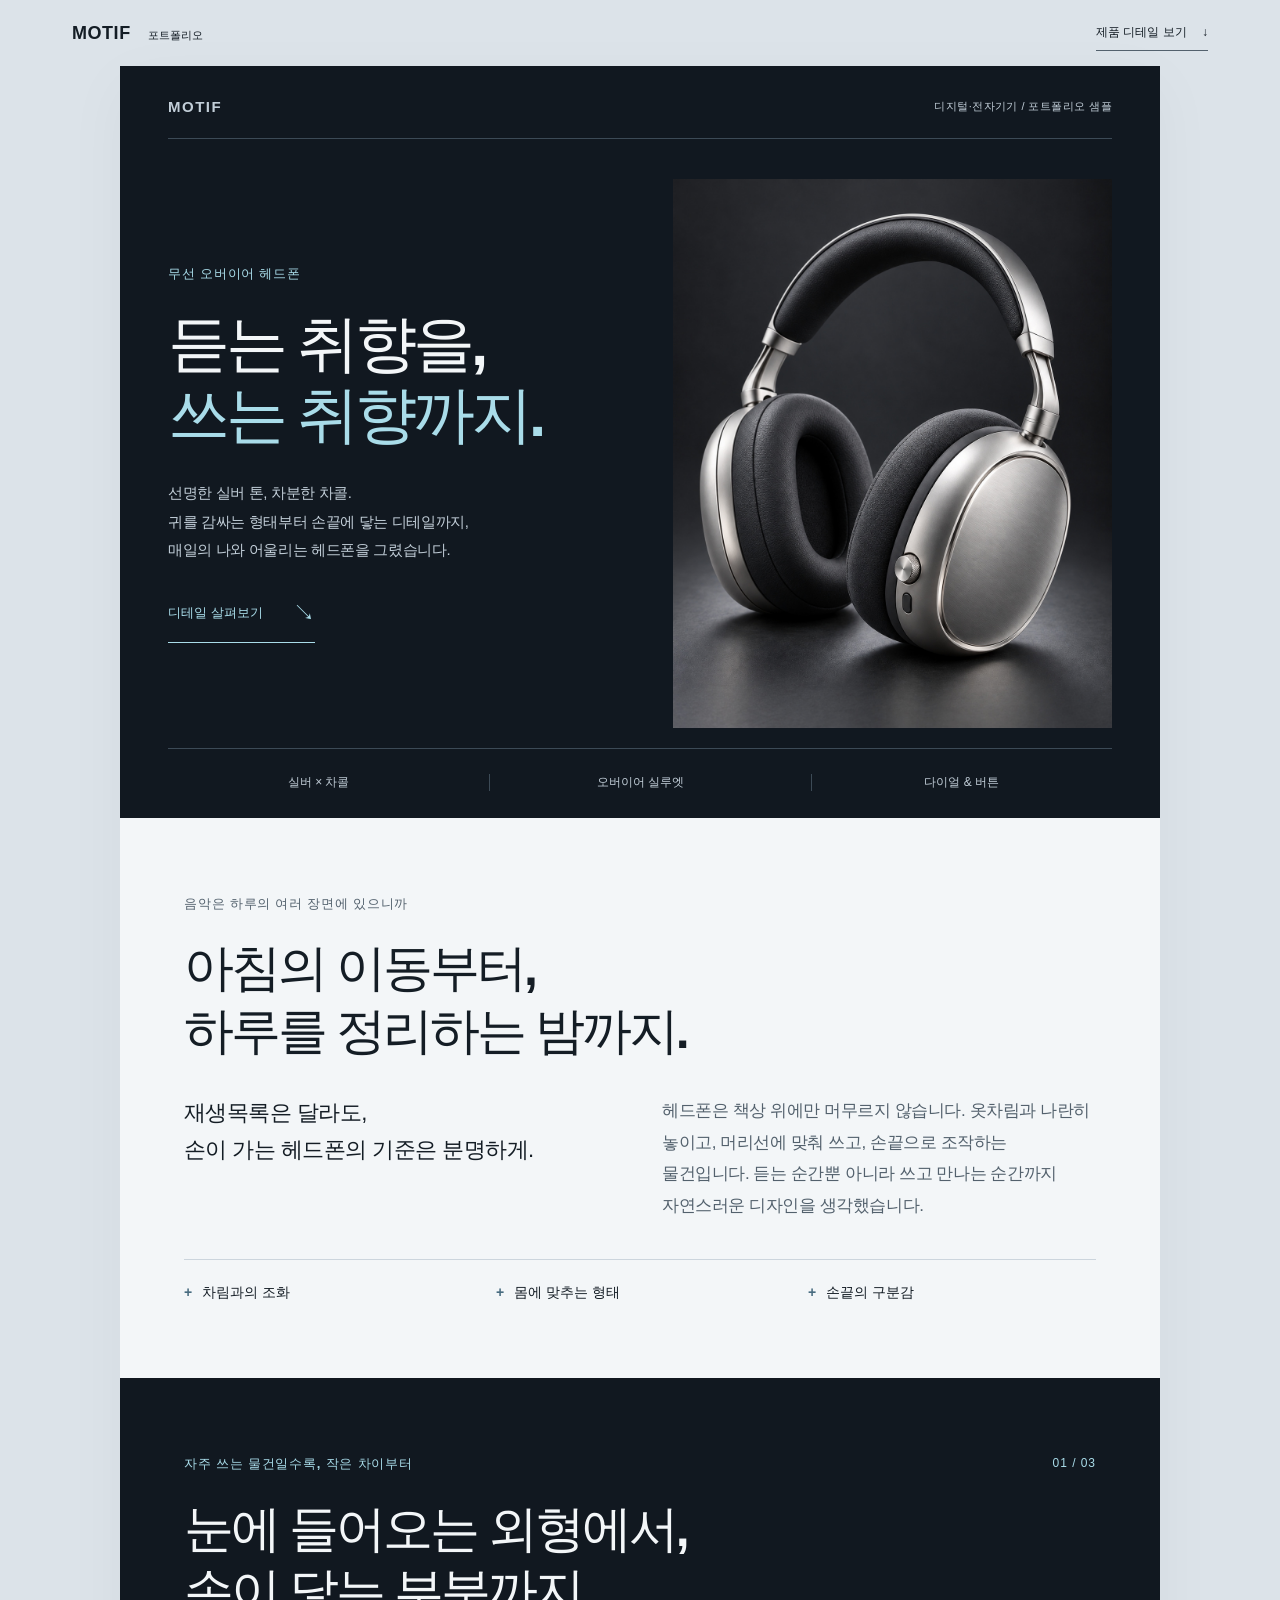
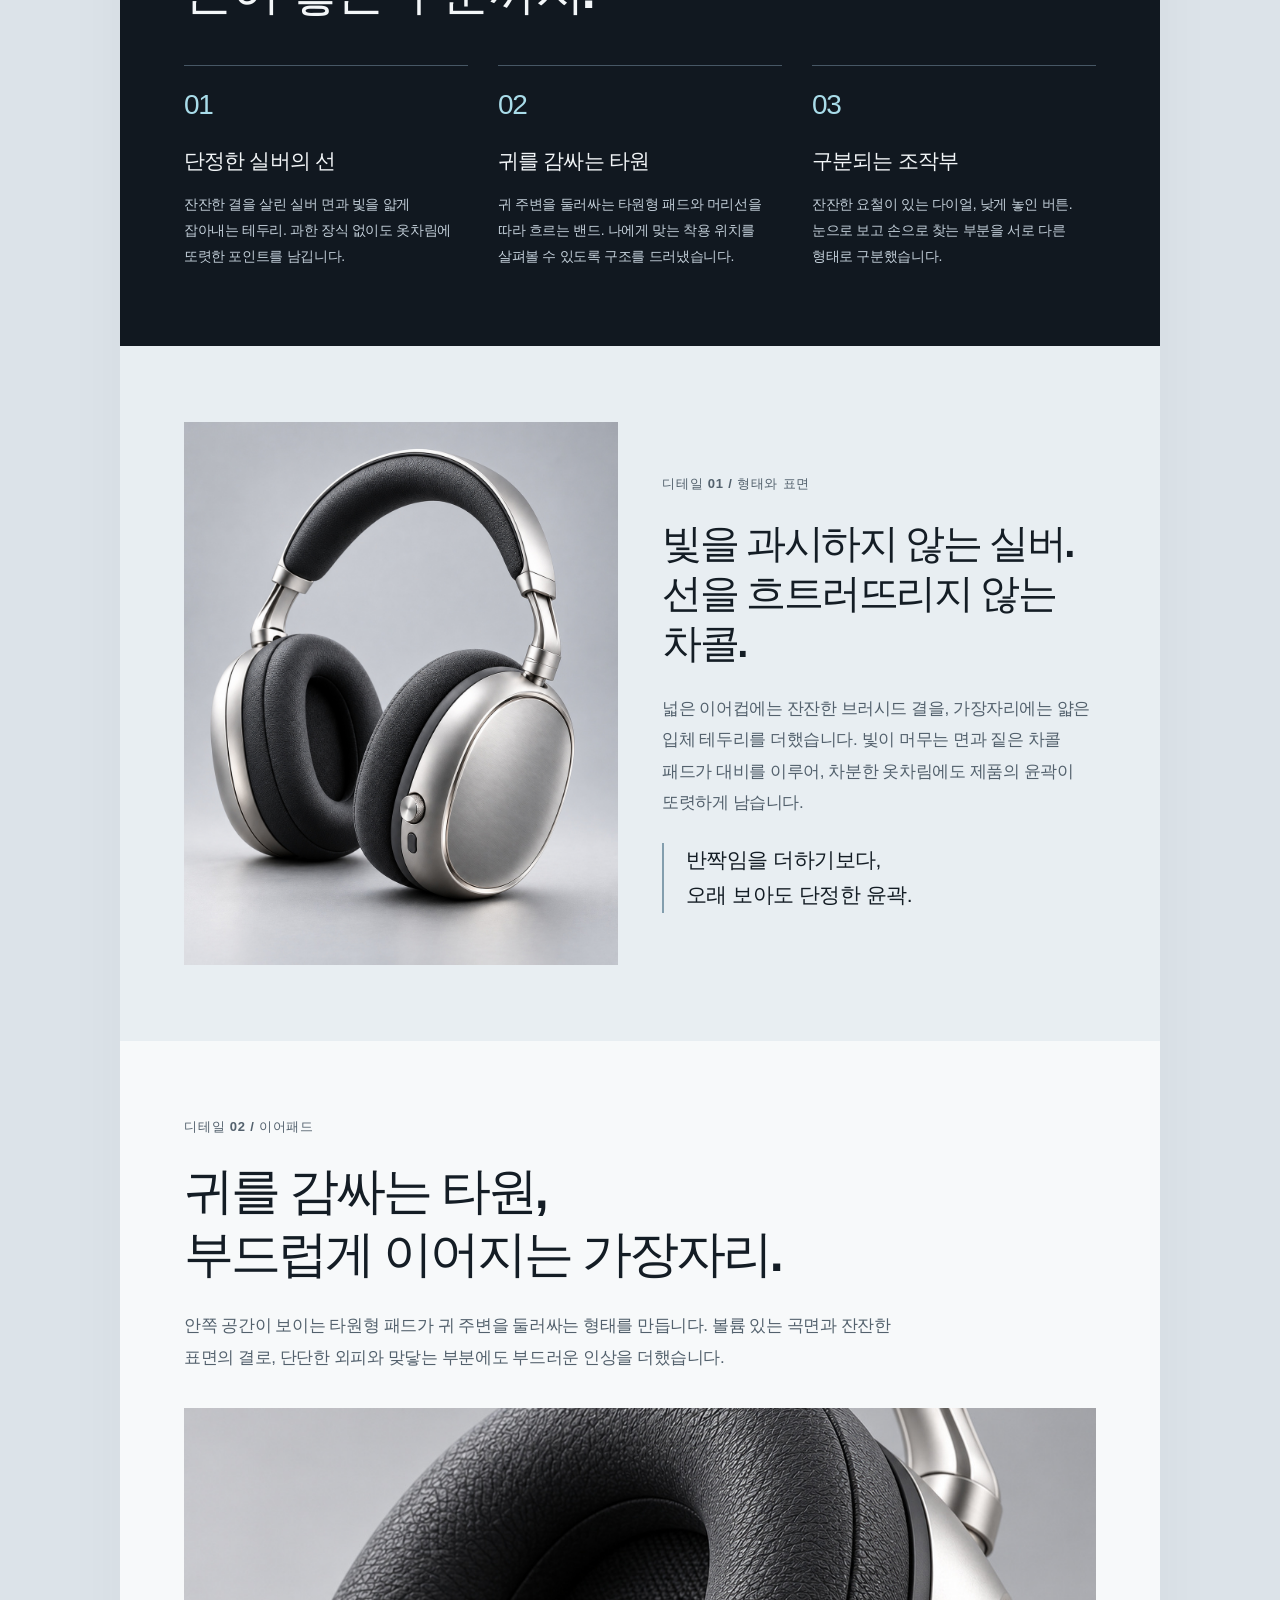
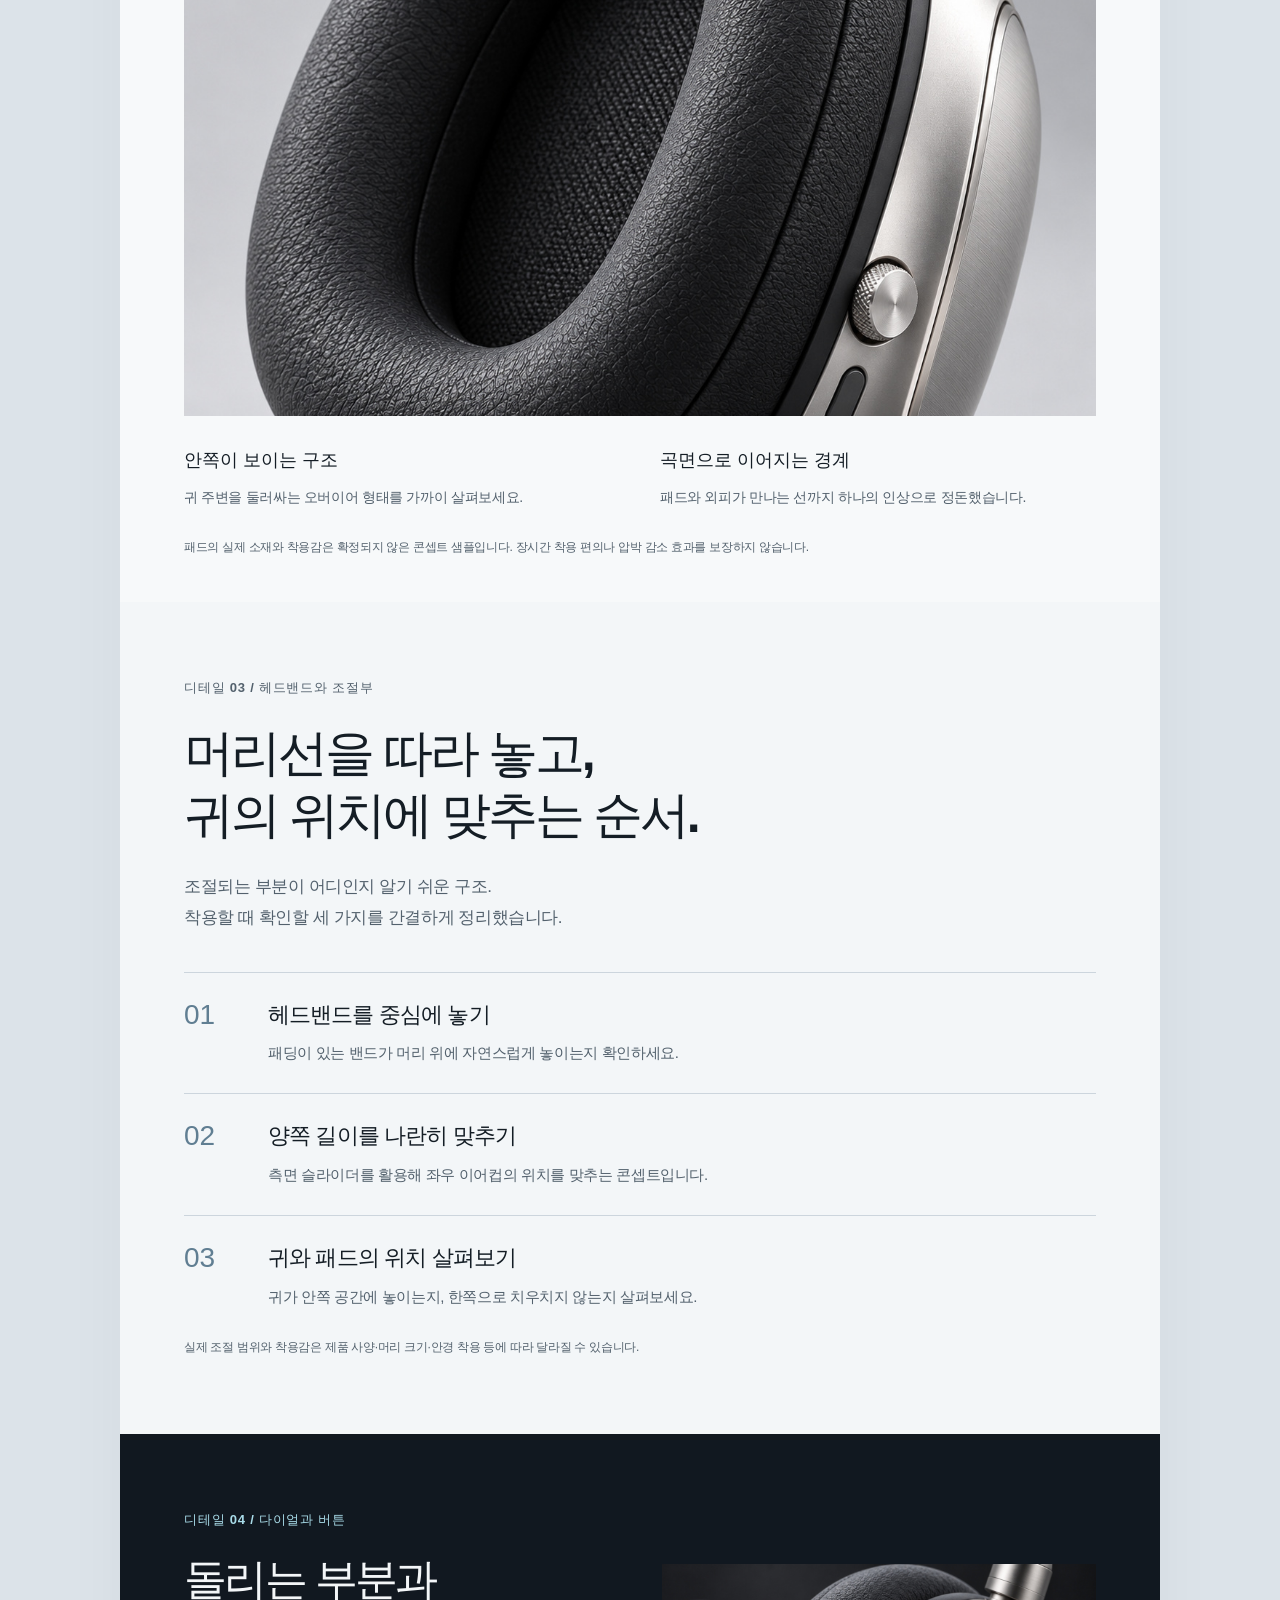
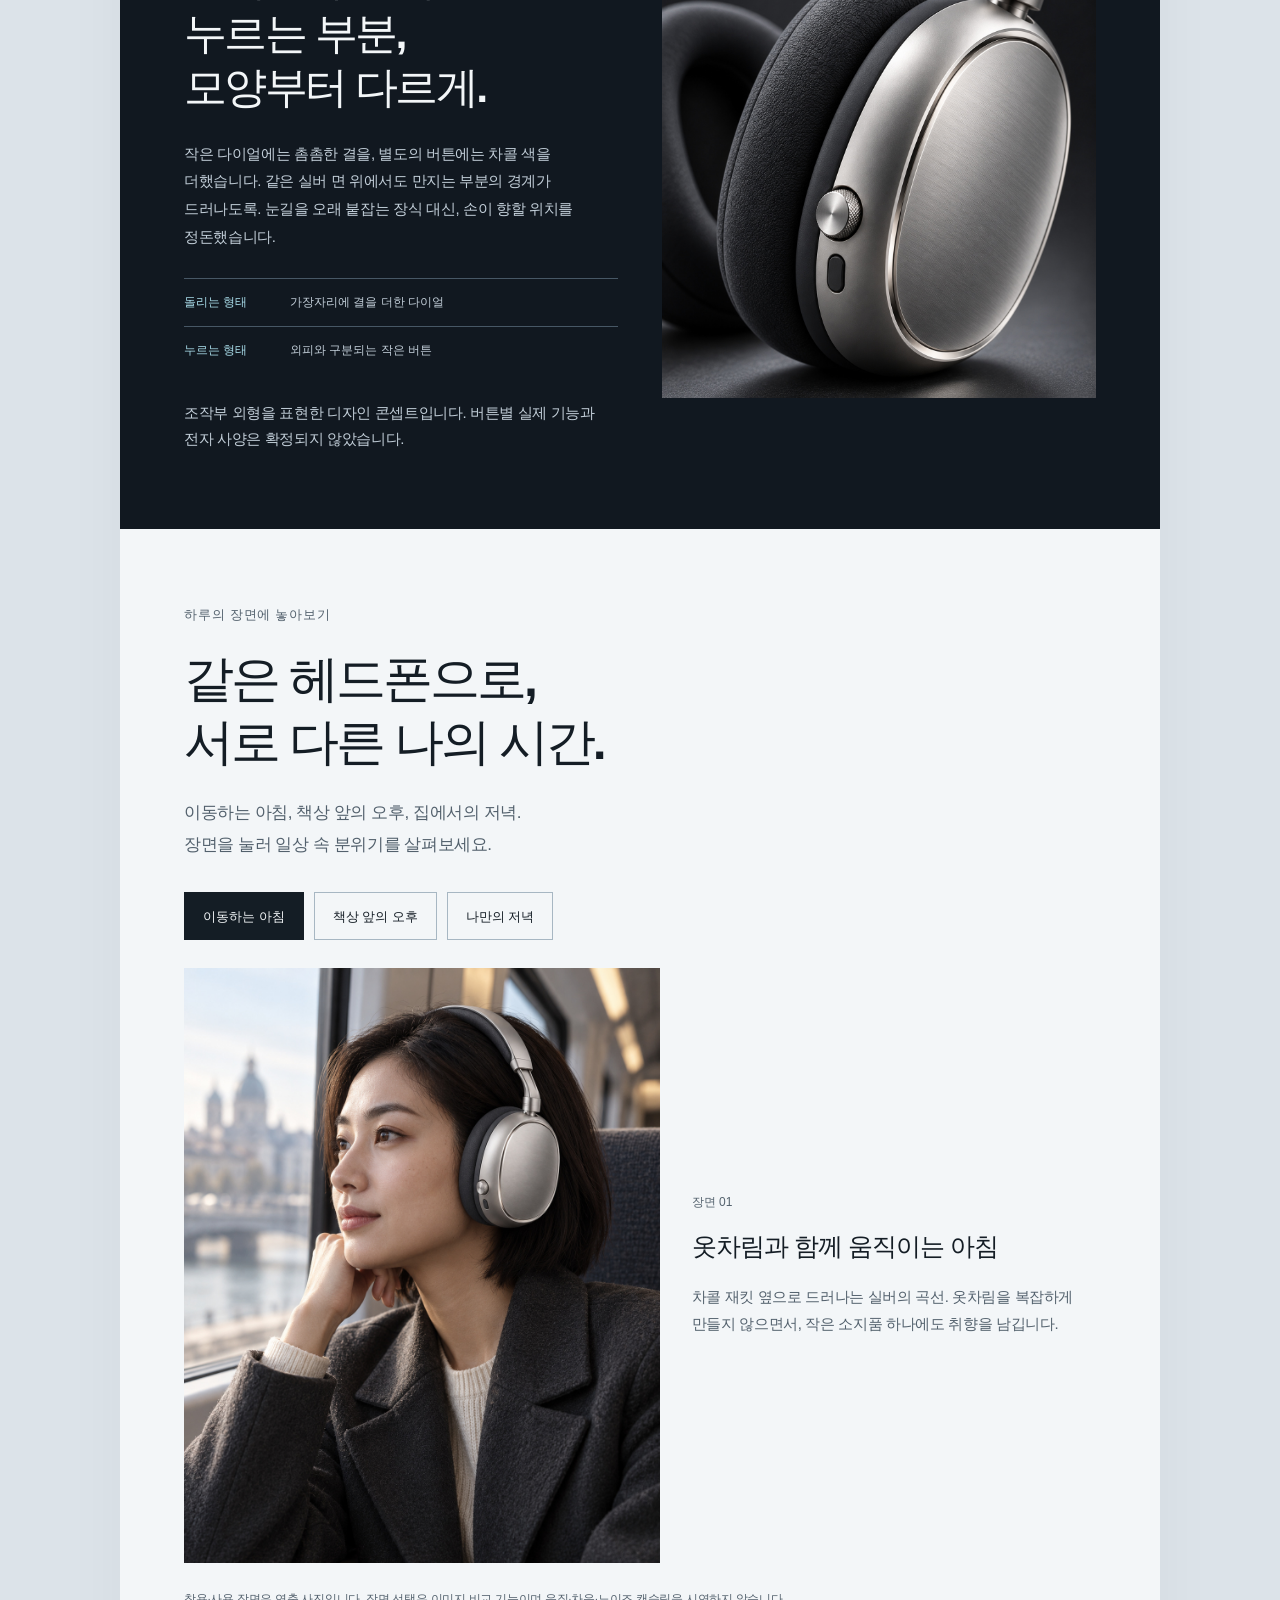
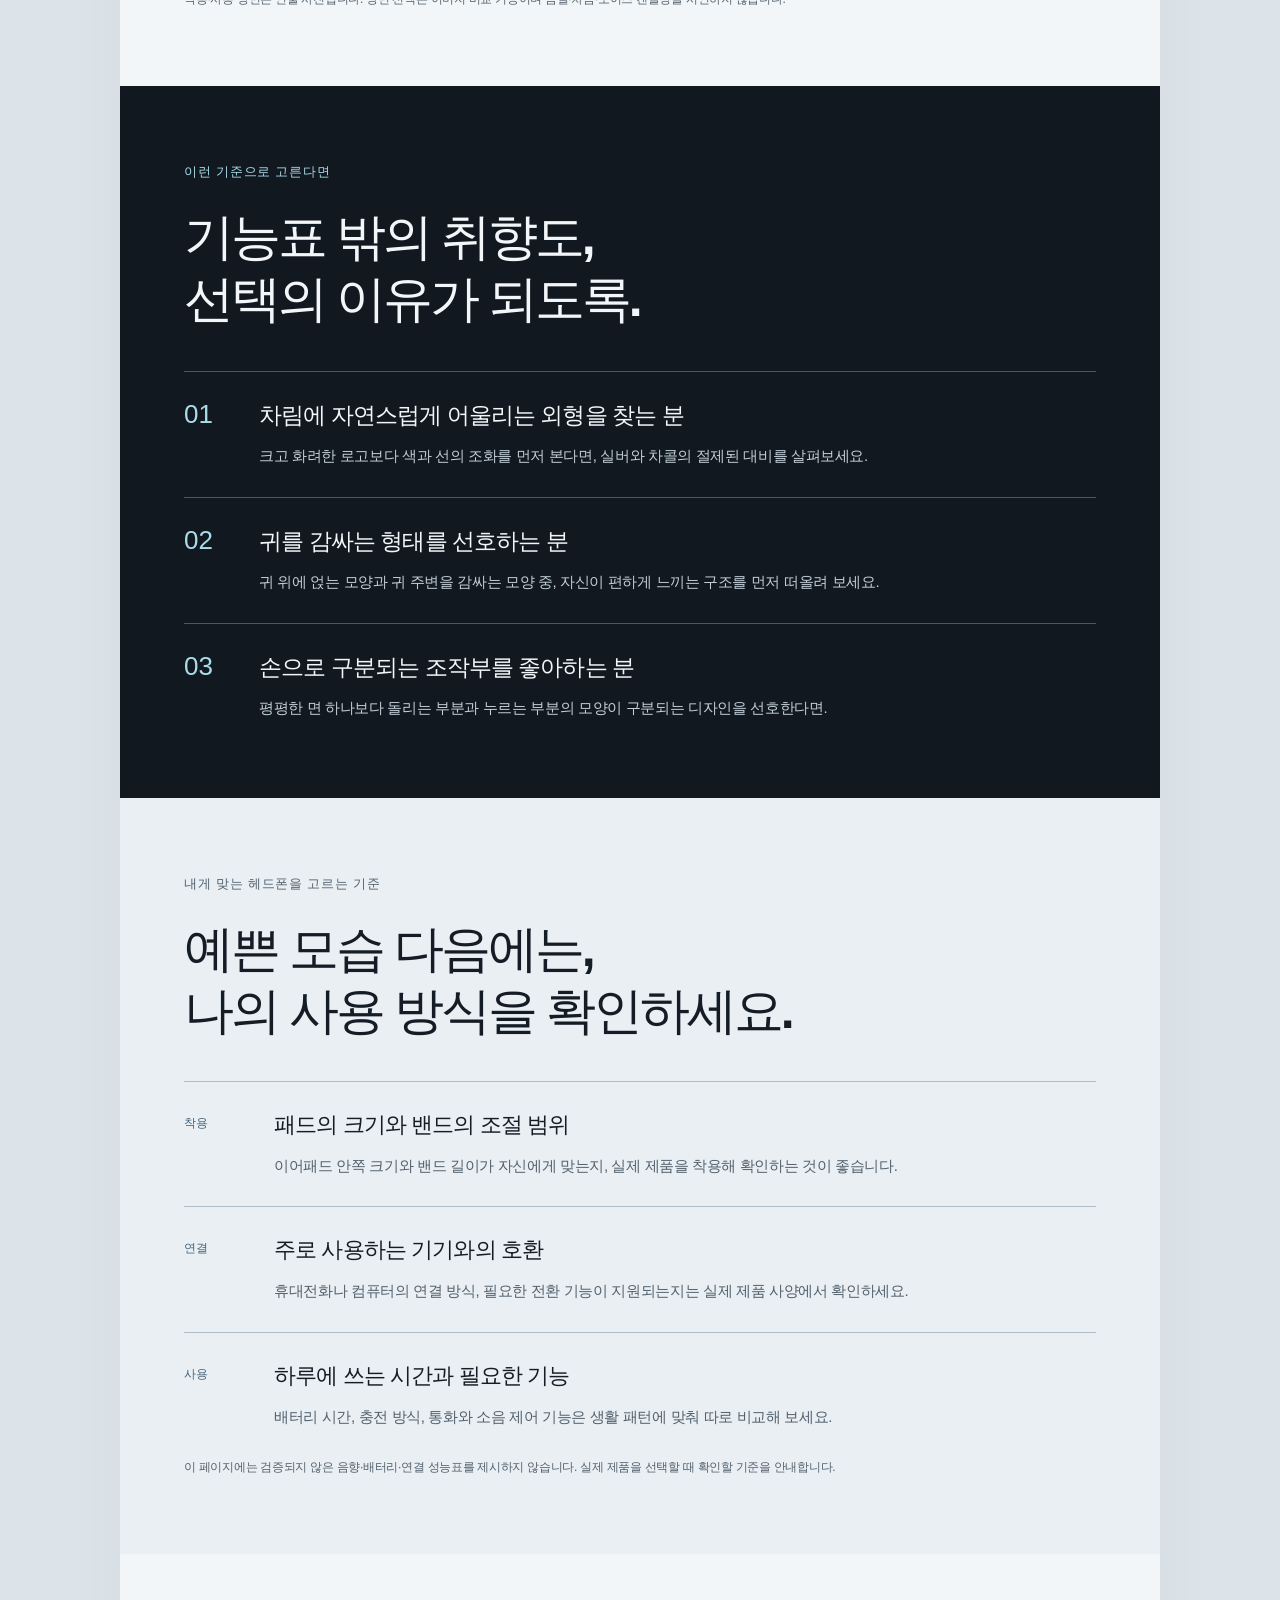
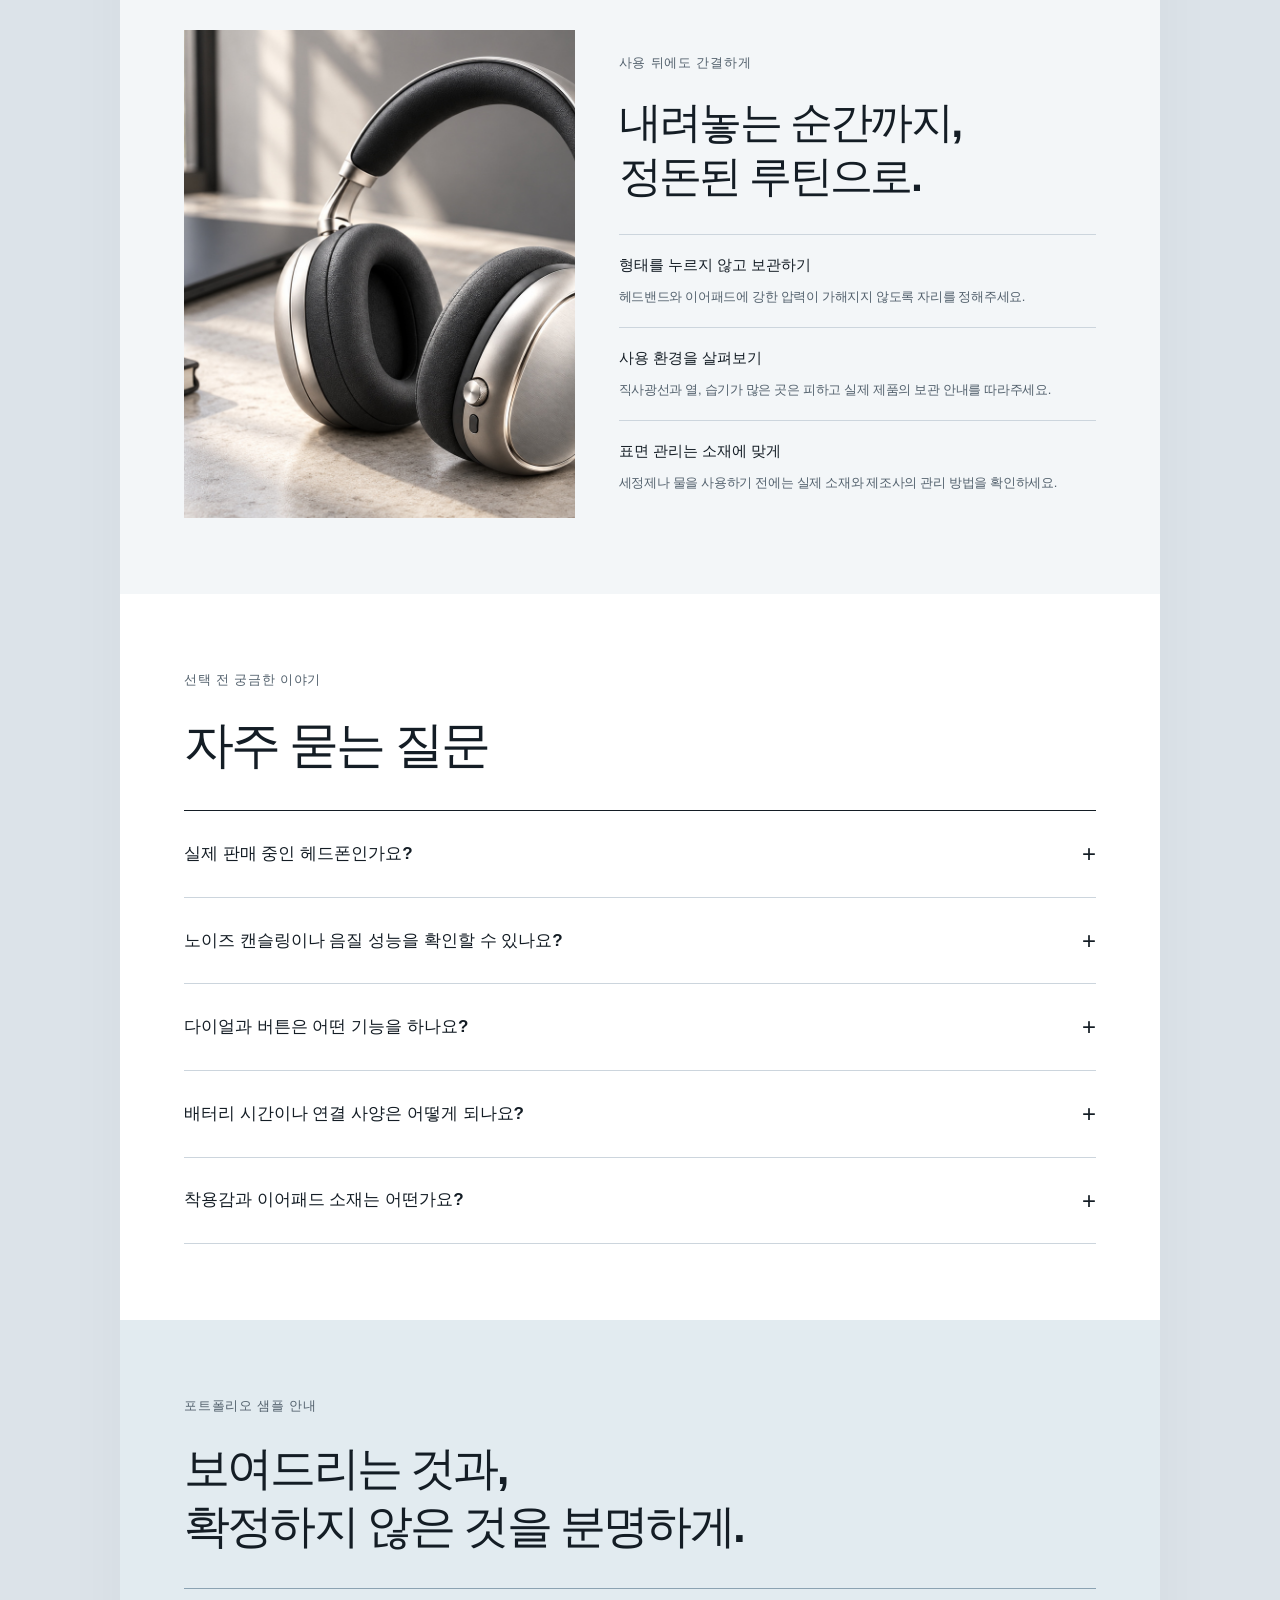
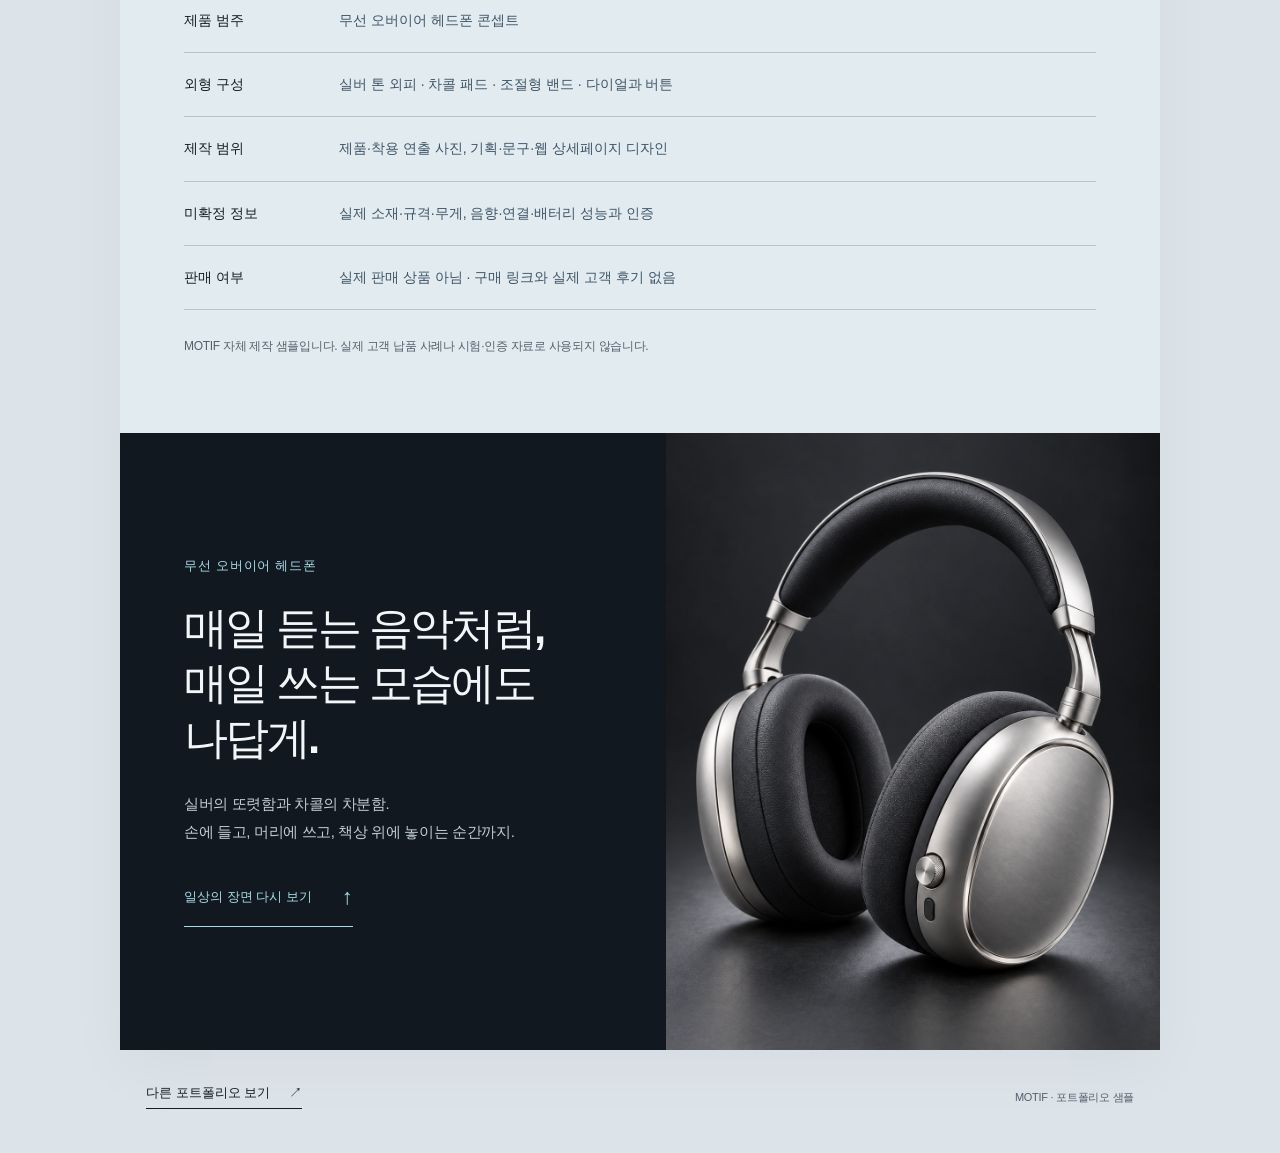
<file: headphones.html>
<!doctype html>
<html lang="ko"><head>
<meta charset="utf-8"><meta name="viewport" content="width=device-width,initial-scale=1"><meta name="theme-color" content="#111820">
<title>무선 오버이어 헤드폰 | MOTIF 포트폴리오</title>
<meta name="description" content="실버와 차콜의 대비, 오버이어 형태와 손끝에 닿는 조작부. 일상의 장면과 선택 가이드를 담은 MOTIF 디지털·전자기기 고급형 상세페이지 샘플입니다.">
<meta property="og:title" content="무선 오버이어 헤드폰 | MOTIF"><meta property="og:description" content="듣는 취향을, 쓰는 취향까지. 제품 디테일과 일상의 장면을 잇는 전자기기 포트폴리오 샘플."><meta property="og:image" content="https://july061400-coder.github.io/motif-portfolio/headphones/hero-v03.jpg">
<link rel="icon" href="favicon.svg" type="image/svg+xml"><link rel="stylesheet" href="headphones-v03.css"><script src="headphones-v03.js" defer></script>
<noscript><style>.scene-panel[hidden]{display:block!important}.scene-controls{display:none}</style></noscript>
</head><body>
<a class="skip" href="#main">본문으로 건너뛰기</a>
<header class="utility"><a href="index.html">MOTIF <span>포트폴리오</span></a><a href="#details">제품 디테일 보기 <span aria-hidden="true">↓</span></a></header>
<main id="main" class="headphone-page">
<!-- 01 / 제품의 정체성과 대표 외형 -->
<section class="hero dark" data-section="01" aria-labelledby="hero-title">
 <div class="hero-meta"><span>MOTIF</span><span>디지털·전자기기 / 포트폴리오 샘플</span></div>
 <div class="hero-grid"><div class="hero-copy"><p class="eyebrow">무선 오버이어 헤드폰</p><h1 id="hero-title">듣는 취향을,<br> <span>쓰는 취향까지.</span></h1><p class="hero-desc">선명한 실버 톤, 차분한 차콜.<br> 귀를 감싸는 형태부터 손끝에 닿는 디테일까지,<br> 매일의 나와 어울리는 헤드폰을 그렸습니다.</p><a href="#details" class="text-link">디테일 살펴보기 <span aria-hidden="true">↘</span></a></div><figure><img src="headphones/hero-v03.jpg" width="1122" height="1402" alt="실버 톤 타원형 이어컵과 차콜 패드, 다이얼이 보이는 오버이어 헤드폰" fetchpriority="high"></figure></div>
 <div class="hero-spec"><span>실버 × 차콜</span><span>오버이어 실루엣</span><span>다이얼 &amp; 버튼</span></div>
</section>
<!-- 02 / 일상과 구매자의 고민 -->
<section class="intro pad" data-section="02" aria-labelledby="intro-title"><p class="eyebrow">음악은 하루의 여러 장면에 있으니까</p><h2 id="intro-title">아침의 이동부터,<br> 하루를 정리하는 밤까지.</h2><div class="intro-body"><p class="lead">재생목록은 달라도,<br> 손이 가는 헤드폰의 기준은 분명하게.</p><p>헤드폰은 책상 위에만 머무르지 않습니다. 옷차림과 나란히 놓이고, 머리선에 맞춰 쓰고, 손끝으로 조작하는 물건입니다. 듣는 순간뿐 아니라 쓰고 만나는 순간까지 자연스러운 디자인을 생각했습니다.</p></div><div class="keyword-row"><span>차림과의 조화</span><span>몸에 맞추는 형태</span><span>손끝의 구분감</span></div></section>
<!-- 03 / 세 가지 설계 포인트 -->
<section class="features dark pad" id="details" data-section="03" aria-labelledby="features-title"><div class="section-top"><p class="eyebrow">자주 쓰는 물건일수록, 작은 차이부터</p><span class="index-mark" aria-hidden="true">01 / 03</span></div><h2 id="features-title">눈에 들어오는 외형에서,<br> 손이 닿는 부분까지.</h2><div class="feature-grid"><article><span class="feature-number">01</span><h3>단정한 실버의 선</h3><p>잔잔한 결을 살린 실버 면과 빛을 얇게 잡아내는 테두리. 과한 장식 없이도 옷차림에 또렷한 포인트를 남깁니다.</p></article><article><span class="feature-number">02</span><h3>귀를 감싸는 타원</h3><p>귀 주변을 둘러싸는 타원형 패드와 머리선을 따라 흐르는 밴드. 나에게 맞는 착용 위치를 살펴볼 수 있도록 구조를 드러냈습니다.</p></article><article><span class="feature-number">03</span><h3>구분되는 조작부</h3><p>잔잔한 요철이 있는 다이얼, 낮게 놓인 버튼. 눈으로 보고 손으로 찾는 부분을 서로 다른 형태로 구분했습니다.</p></article></div></section>
<!-- 04 / 색감과 실루엣 -->
<section class="silhouette pad" data-section="04" aria-labelledby="silhouette-title"><div class="split"><figure><img src="headphones/profile-v03.jpg" width="1122" height="1402" alt="밝은 스튜디오에서 이어컵과 헤드밴드의 균형을 보여주는 실버 헤드폰" loading="lazy"></figure><div class="copy"><p class="eyebrow">디테일 01 / 형태와 표면</p><h2 id="silhouette-title">빛을 과시하지 않는 실버.<br> 선을 흐트러뜨리지 않는 차콜.</h2><p>넓은 이어컵에는 잔잔한 브러시드 결을, 가장자리에는 얇은 입체 테두리를 더했습니다. 빛이 머무는 면과 짙은 차콜 패드가 대비를 이루어, 차분한 옷차림에도 제품의 윤곽이 또렷하게 남습니다.</p><p class="pullquote">반짝임을 더하기보다,<br> 오래 보아도 단정한 윤곽.</p></div></div></section>
<!-- 05 / 패드의 보이는 구조 -->
<section class="cushion" data-section="05" aria-labelledby="cushion-title"><div class="pad section-heading"><p class="eyebrow">디테일 02 / 이어패드</p><h2 id="cushion-title">귀를 감싸는 타원,<br> 부드럽게 이어지는 가장자리.</h2><p>안쪽 공간이 보이는 타원형 패드가 귀 주변을 둘러싸는 형태를 만듭니다. 볼륨 있는 곡면과 잔잔한 표면의 결로, 단단한 외피와 맞닿는 부분에도 부드러운 인상을 더했습니다.</p></div><figure><img src="headphones/cushion-v03.jpg" width="1254" height="1254" alt="타원형 패드의 안쪽 공간과 차콜 쿠션 표면 확대" loading="lazy"></figure><div class="cushion-notes pad"><div><b>안쪽이 보이는 구조</b><p>귀 주변을 둘러싸는 오버이어 형태를 가까이 살펴보세요.</p></div><div><b>곡면으로 이어지는 경계</b><p>패드와 외피가 만나는 선까지 하나의 인상으로 정돈했습니다.</p></div></div><p class="note inset">패드의 실제 소재와 착용감은 확정되지 않은 콘셉트 샘플입니다. 장시간 착용 편의나 압박 감소 효과를 보장하지 않습니다.</p></section>
<!-- 06 / 착용 위치를 맞추는 안내 -->
<section class="fit pad" data-section="06" aria-labelledby="fit-title"><p class="eyebrow">디테일 03 / 헤드밴드와 조절부</p><h2 id="fit-title">머리선을 따라 놓고,<br> 귀의 위치에 맞추는 순서.</h2><p class="section-desc">조절되는 부분이 어디인지 알기 쉬운 구조.<br> 착용할 때 확인할 세 가지를 간결하게 정리했습니다.</p><ol class="steps"><li><span>01</span><div><h3>헤드밴드를 중심에 놓기</h3><p>패딩이 있는 밴드가 머리 위에 자연스럽게 놓이는지 확인하세요.</p></div></li><li><span>02</span><div><h3>양쪽 길이를 나란히 맞추기</h3><p>측면 슬라이더를 활용해 좌우 이어컵의 위치를 맞추는 콘셉트입니다.</p></div></li><li><span>03</span><div><h3>귀와 패드의 위치 살펴보기</h3><p>귀가 안쪽 공간에 놓이는지, 한쪽으로 치우치지 않는지 살펴보세요.</p></div></li></ol><p class="note">실제 조절 범위와 착용감은 제품 사양·머리 크기·안경 착용 등에 따라 달라질 수 있습니다.</p></section>
<!-- 07 / 조작부 디자인을 보여주는 매크로 -->
<section class="controls dark pad" data-section="07" aria-labelledby="controls-title"><div class="split"><div class="copy"><p class="eyebrow">디테일 04 / 다이얼과 버튼</p><h2 id="controls-title">돌리는 부분과 누르는 부분,<br> 모양부터 다르게.</h2><p>작은 다이얼에는 촘촘한 결을, 별도의 버튼에는 차콜 색을 더했습니다. 같은 실버 면 위에서도 만지는 부분의 경계가 드러나도록. 눈길을 오래 붙잡는 장식 대신, 손이 향할 위치를 정돈했습니다.</p><div class="control-labels"><div><b>돌리는 형태</b><span>가장자리에 결을 더한 다이얼</span></div><div><b>누르는 형태</b><span>외피와 구분되는 작은 버튼</span></div></div><p class="note">조작부 외형을 표현한 디자인 콘셉트입니다. 버튼별 실제 기능과 전자 사양은 확정되지 않았습니다.</p></div><figure><img src="headphones/control-v03.jpg" width="1254" height="1254" alt="실버 이어컵의 요철 다이얼과 별도 버튼 확대" loading="lazy"></figure></div></section>
<!-- 08 / 장면별 실제 사진 전환: 음향 시연이 아님 -->
<section class="scenes pad" id="scenes" data-section="08" aria-labelledby="scenes-title"><p class="eyebrow">하루의 장면에 놓아보기</p><h2 id="scenes-title">같은 헤드폰으로,<br> 서로 다른 나의 시간.</h2><p class="section-desc">이동하는 아침, 책상 앞의 오후, 집에서의 저녁.<br> 장면을 눌러 일상 속 분위기를 살펴보세요.</p><div class="scene-controls" role="tablist" aria-label="사용 장면 선택"><button type="button" role="tab" id="tab-commute" data-scene="commute" aria-selected="true" aria-controls="scene-commute" tabindex="0">이동하는 아침</button><button type="button" role="tab" id="tab-desk" data-scene="desk" aria-selected="false" aria-controls="scene-desk" tabindex="-1">책상 앞의 오후</button><button type="button" role="tab" id="tab-relax" data-scene="relax" aria-selected="false" aria-controls="scene-relax" tabindex="-1">나만의 저녁</button></div><div class="scene-panels">
<article class="scene-panel" role="tabpanel" id="scene-commute" aria-labelledby="tab-commute"><figure><img src="headphones/commute-v03.jpg" width="1122" height="1402" alt="열차 창가에 앉아 실버 헤드폰을 착용한 일상 장면" loading="lazy"></figure><div><span class="scene-no">장면 01</span><h3>옷차림과 함께 움직이는 아침</h3><p>차콜 재킷 옆으로 드러나는 실버의 곡선. 옷차림을 복잡하게 만들지 않으면서, 작은 소지품 하나에도 취향을 남깁니다.</p></div></article>
<article class="scene-panel" role="tabpanel" id="scene-desk" aria-labelledby="tab-desk" hidden><figure><img src="headphones/desk-v03.jpg" width="1536" height="1024" alt="노트와 닫힌 노트북 옆의 실버 헤드폰을 배치한 책상 연출" loading="lazy"></figure><div><span class="scene-no">장면 02</span><h3>책상 위에서도 정돈된 존재감</h3><p>다 쓰고 내려놓은 순간에도 공간의 인상을 흐트러뜨리지 않도록. 밝은 책상과 어두운 소지품 사이에서 실버와 차콜이 차분한 균형을 만듭니다.</p></div></article>
<article class="scene-panel" role="tabpanel" id="scene-relax" aria-labelledby="tab-relax" hidden><figure><img src="headphones/relax-v03.jpg" width="1536" height="1024" alt="집 안 창가에서 헤드폰을 쓰고 편안히 앉아 있는 저녁 연출" loading="lazy"></figure><div><span class="scene-no">장면 03</span><h3>익숙한 공간에 더하는 나만의 시간</h3><p>외출할 때의 단정함을 집 안에서도 자연스럽게. 부드러운 니트와 차분한 실버가 만나, 일상의 마지막 장면에도 같은 취향으로 이어집니다.</p></div></article>
</div><p class="note">착용·사용 장면은 연출 사진입니다. 장면 선택은 이미지 비교 기능이며 음질·차음·노이즈 캔슬링을 시연하지 않습니다.</p></section>
<!-- 09 / 사용자의 취향과 구체적 추천 -->
<section class="for-you dark pad" data-section="09" aria-labelledby="for-title"><p class="eyebrow">이런 기준으로 고른다면</p><h2 id="for-title">기능표 밖의 취향도,<br> 선택의 이유가 되도록.</h2><div class="audience"><article><span>01</span><h3>차림에 자연스럽게 어울리는 외형을 찾는 분</h3><p>크고 화려한 로고보다 색과 선의 조화를 먼저 본다면, 실버와 차콜의 절제된 대비를 살펴보세요.</p></article><article><span>02</span><h3>귀를 감싸는 형태를 선호하는 분</h3><p>귀 위에 얹는 모양과 귀 주변을 감싸는 모양 중, 자신이 편하게 느끼는 구조를 먼저 떠올려 보세요.</p></article><article><span>03</span><h3>손으로 구분되는 조작부를 좋아하는 분</h3><p>평평한 면 하나보다 돌리는 부분과 누르는 부분의 모양이 구분되는 디자인을 선호한다면.</p></article></div></section>
<!-- 10 / 선택 기준: 실제 성능표를 만들어내지 않음 -->
<section class="guide pad" data-section="10" aria-labelledby="guide-title"><p class="eyebrow">내게 맞는 헤드폰을 고르는 기준</p><h2 id="guide-title">예쁜 모습 다음에는,<br> 나의 사용 방식을 확인하세요.</h2><div class="guide-table"><div><span>착용</span><h3>패드의 크기와 밴드의 조절 범위</h3><p>이어패드 안쪽 크기와 밴드 길이가 자신에게 맞는지, 실제 제품을 착용해 확인하는 것이 좋습니다.</p></div><div><span>연결</span><h3>주로 사용하는 기기와의 호환</h3><p>휴대전화나 컴퓨터의 연결 방식, 필요한 전환 기능이 지원되는지는 실제 제품 사양에서 확인하세요.</p></div><div><span>사용</span><h3>하루에 쓰는 시간과 필요한 기능</h3><p>배터리 시간, 충전 방식, 통화와 소음 제어 기능은 생활 패턴에 맞춰 따로 비교해 보세요.</p></div></div><p class="note">이 페이지에는 검증되지 않은 음향·배터리·연결 성능표를 제시하지 않습니다. 실제 제품을 선택할 때 확인할 기준을 안내합니다.</p></section>
<!-- 11 / 사용 뒤 관리: 소재에 따른 안내 확인 -->
<section class="care pad" data-section="11" aria-labelledby="care-title"><div class="split"><figure><img src="headphones/desk-v03.jpg" width="1536" height="1024" alt="책상 위에 정돈해 내려놓은 헤드폰" loading="lazy"></figure><div class="copy"><p class="eyebrow">사용 뒤에도 간결하게</p><h2 id="care-title">내려놓는 순간까지,<br> 정돈된 루틴으로.</h2><ul class="care-list"><li><b>형태를 누르지 않고 보관하기</b><p>헤드밴드와 이어패드에 강한 압력이 가해지지 않도록 자리를 정해주세요.</p></li><li><b>사용 환경을 살펴보기</b><p>직사광선과 열, 습기가 많은 곳은 피하고 실제 제품의 보관 안내를 따라주세요.</p></li><li><b>표면 관리는 소재에 맞게</b><p>세정제나 물을 사용하기 전에는 실제 소재와 제조사의 관리 방법을 확인하세요.</p></li></ul></div></div></section>
<!-- 12 / 실제 작동하는 FAQ -->
<section class="faq pad" data-section="12" aria-labelledby="faq-title"><p class="eyebrow">선택 전 궁금한 이야기</p><h2 id="faq-title">자주 묻는 질문</h2><div class="faq-list">
<details><summary>실제 판매 중인 헤드폰인가요?</summary><div><p>실제 판매 상품이 아닌 MOTIF의 자체 제작 포트폴리오 샘플입니다. 제품과 착용 사진, 문구와 구성은 상세페이지 제작 역량을 보여주기 위한 콘셉트입니다.</p></div></details>
<details><summary>노이즈 캔슬링이나 음질 성능을 확인할 수 있나요?</summary><div><p>해당 성능은 확정하거나 시험하지 않았습니다. 제품의 외형과 사용 장면을 표현한 샘플이며, 사진이나 그래픽은 음향 성능과 차음 효과를 보장하지 않습니다.</p></div></details>
<details><summary>다이얼과 버튼은 어떤 기능을 하나요?</summary><div><p>서로 다른 형태의 조작부를 보여주는 디자인 콘셉트입니다. 재생·음량·통화 등의 실제 기능 배정과 전자 사양은 확정하지 않았습니다.</p></div></details>
<details><summary>배터리 시간이나 연결 사양은 어떻게 되나요?</summary><div><p>배터리·충전 시간, 연결 버전과 코덱 등은 이 샘플의 확정 정보가 아닙니다. 실제 제품을 고를 때는 제조사가 제공하는 사양과 사용 기기의 호환성을 함께 확인해주세요.</p></div></details>
<details><summary>착용감과 이어패드 소재는 어떤가요?</summary><div><p>사진에서는 타원형 패드와 표면의 질감을 표현했습니다. 실제 소재·무게·조절 범위는 확정되지 않았으며, 착용감은 머리 크기와 안경 착용 등 개인 조건에 따라 다를 수 있습니다.</p></div></details>
</div></section>
<!-- 13 / 샘플의 정보 범위 -->
<section class="sample pad" data-section="13" aria-labelledby="sample-title"><p class="eyebrow">포트폴리오 샘플 안내</p><h2 id="sample-title">보여드리는 것과,<br> 확정하지 않은 것을 분명하게.</h2><dl class="sample-table"><div><dt>제품 범주</dt><dd>무선 오버이어 헤드폰 콘셉트</dd></div><div><dt>외형 구성</dt><dd>실버 톤 외피 · 차콜 패드 · 조절형 밴드 · 다이얼과 버튼</dd></div><div><dt>제작 범위</dt><dd>제품·착용 연출 사진, 기획·문구·웹 상세페이지 디자인</dd></div><div><dt>미확정 정보</dt><dd>실제 소재·규격·무게, 음향·연결·배터리 성능과 인증</dd></div><div><dt>판매 여부</dt><dd>실제 판매 상품 아님 · 구매 링크와 실제 고객 후기 없음</dd></div></dl><p class="note">MOTIF 자체 제작 샘플입니다. 실제 고객 납품 사례나 시험·인증 자료로 사용되지 않습니다.</p></section>
<!-- 14 / 제품과 취향으로 돌아오는 마무리 -->
<section class="closing dark" data-section="14" aria-labelledby="closing-title"><div class="pad"><p class="eyebrow">무선 오버이어 헤드폰</p><h2 id="closing-title">매일 듣는 음악처럼,<br> 매일 쓰는 모습에도 나답게.</h2><p>실버의 또렷함과 차콜의 차분함.<br> 손에 들고, 머리에 쓰고, 책상 위에 놓이는 순간까지.</p><a href="#scenes" class="text-link">일상의 장면 다시 보기 <span aria-hidden="true">↑</span></a></div><figure><img src="headphones/hero-v03.jpg" width="1122" height="1402" alt="차콜 배경 위에 놓인 실버 오버이어 헤드폰 전체" loading="lazy"></figure></section>
</main><footer class="page-footer"><a href="index.html">다른 포트폴리오 보기 <span aria-hidden="true">↗</span></a><p>MOTIF · 포트폴리오 샘플</p></footer>
</body></html>
</file>
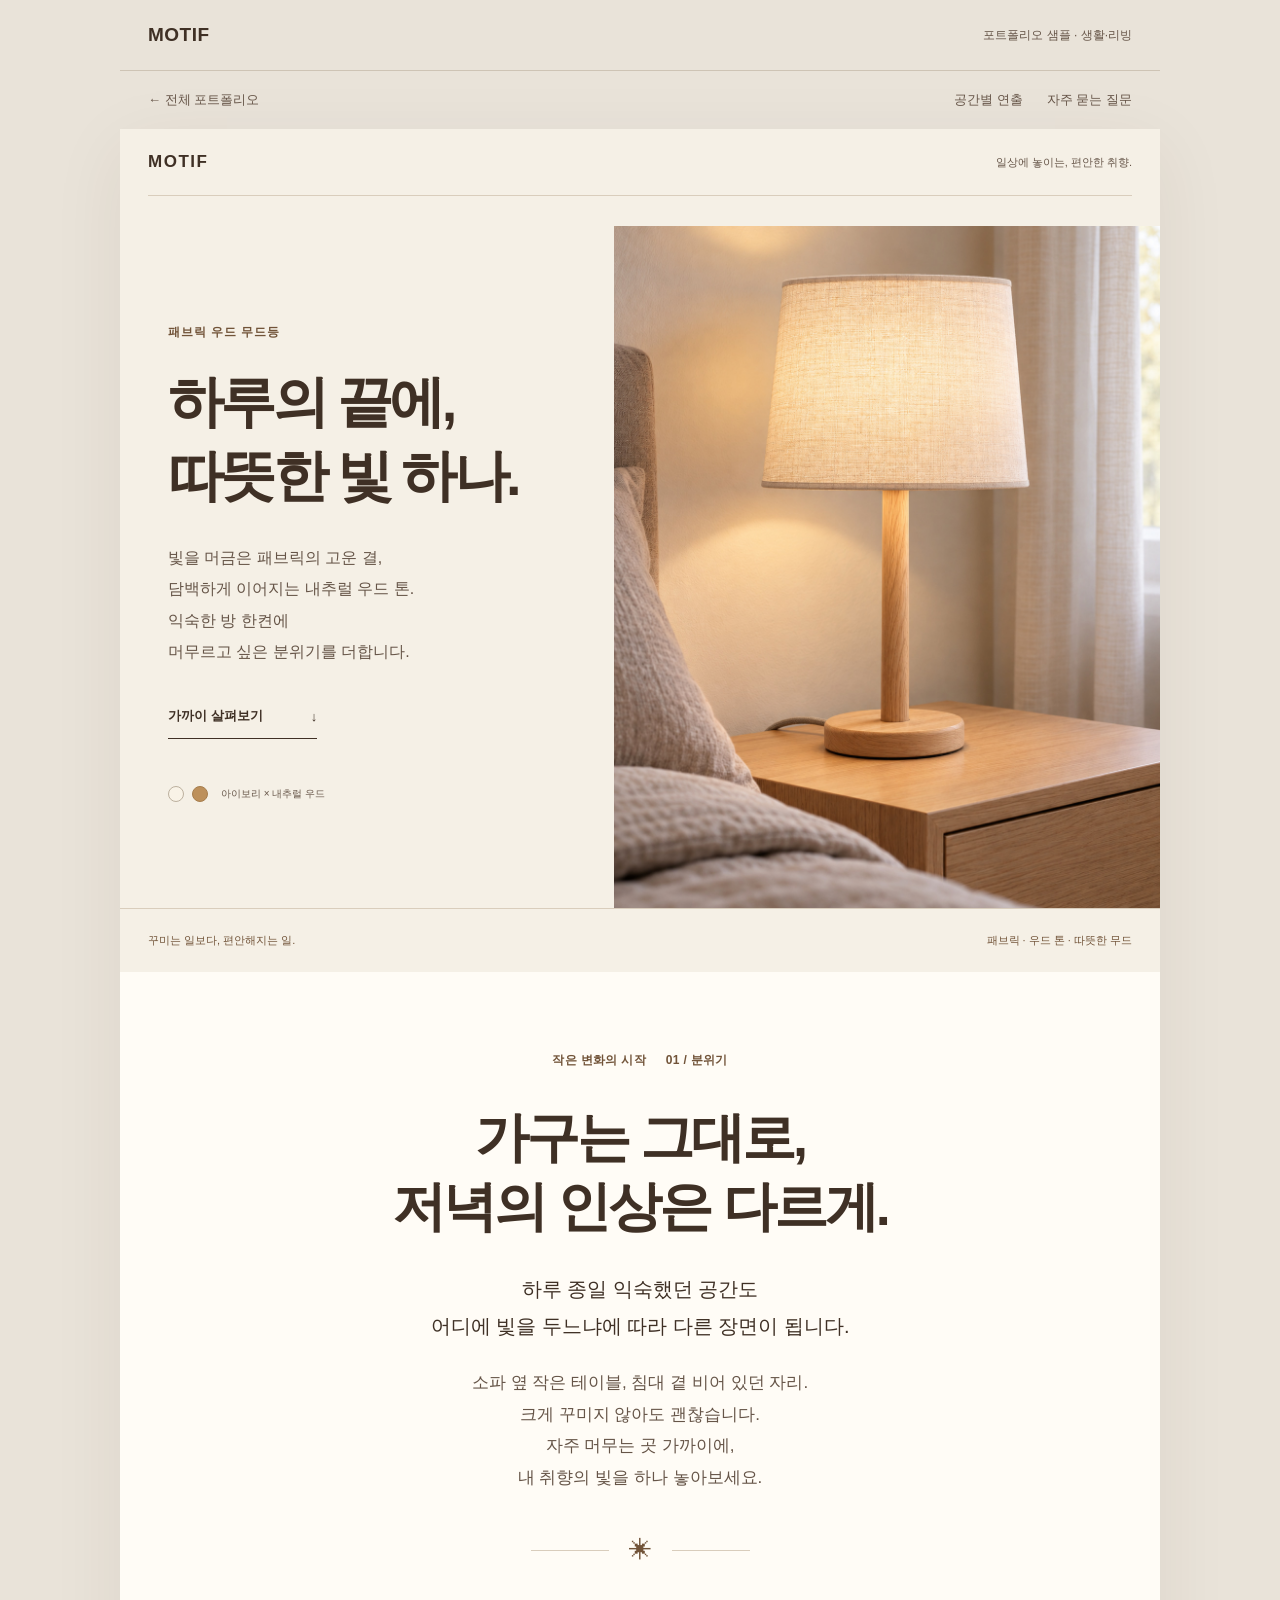
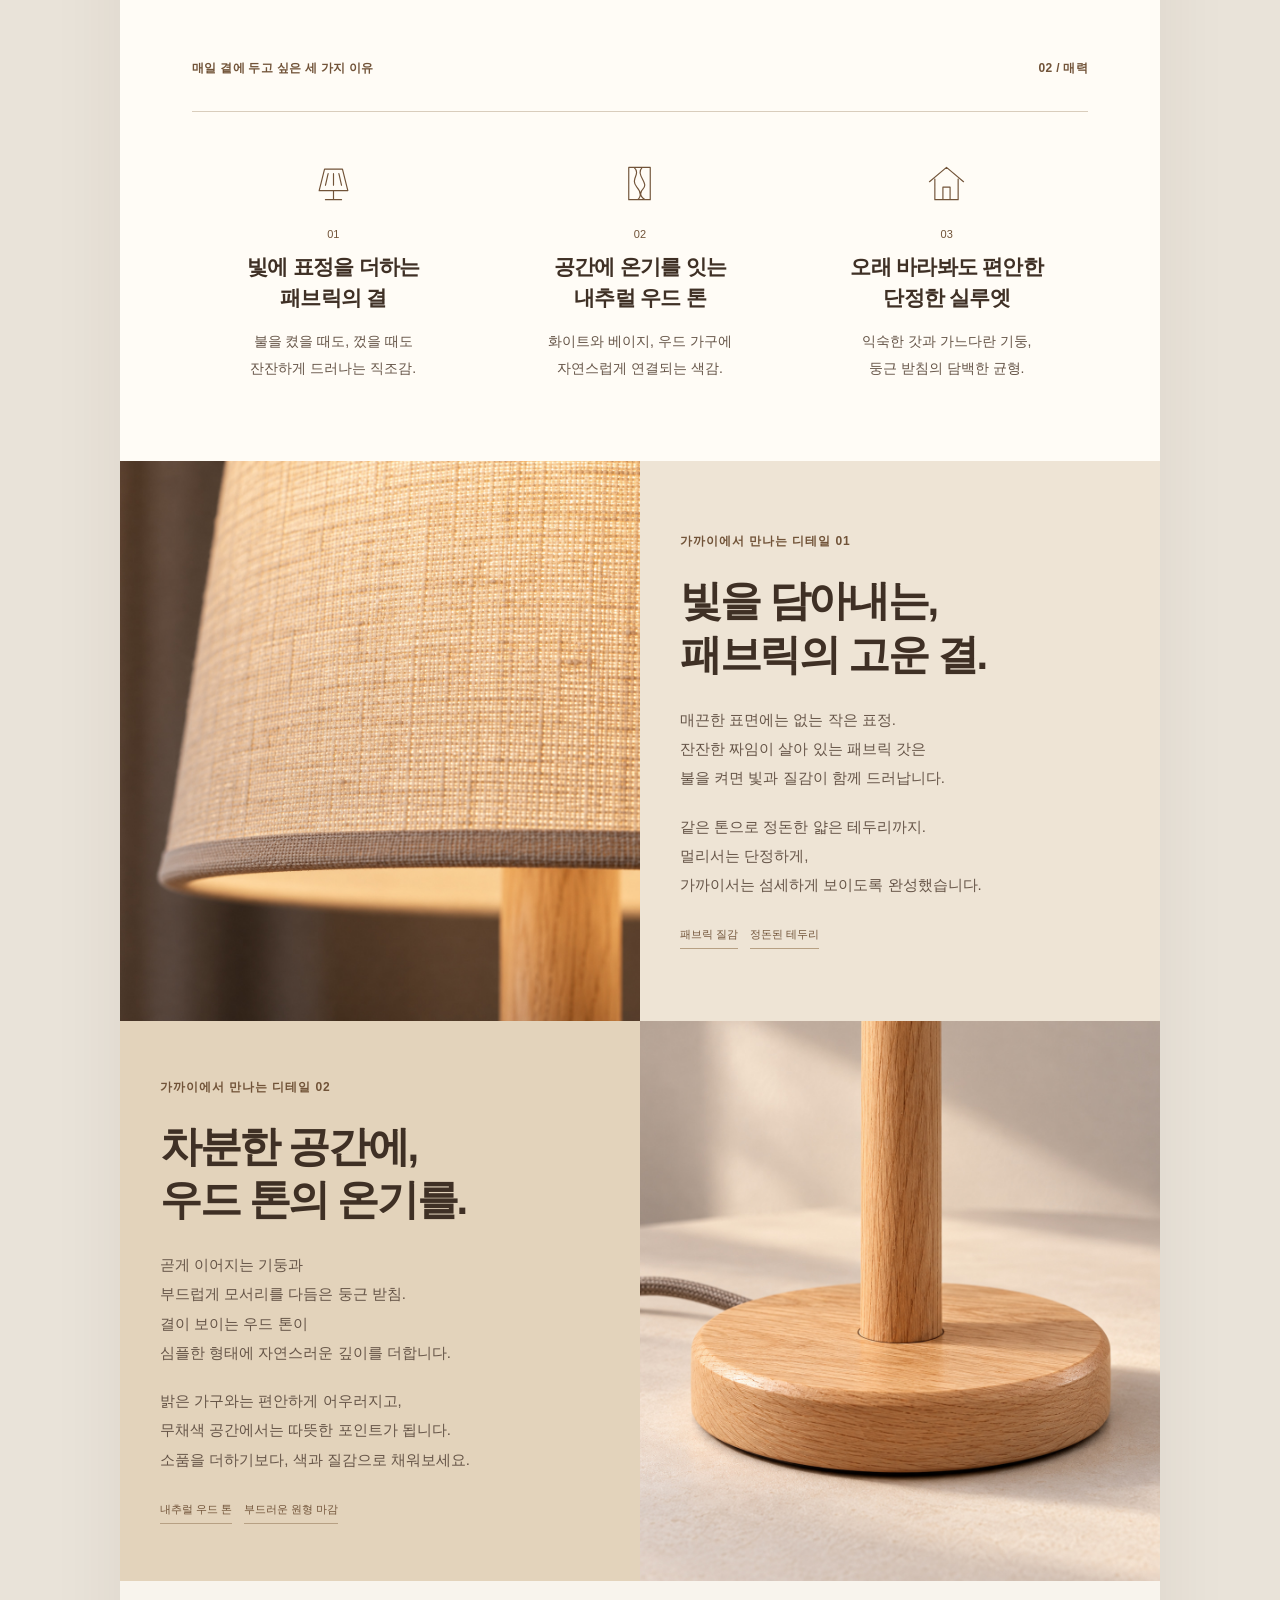
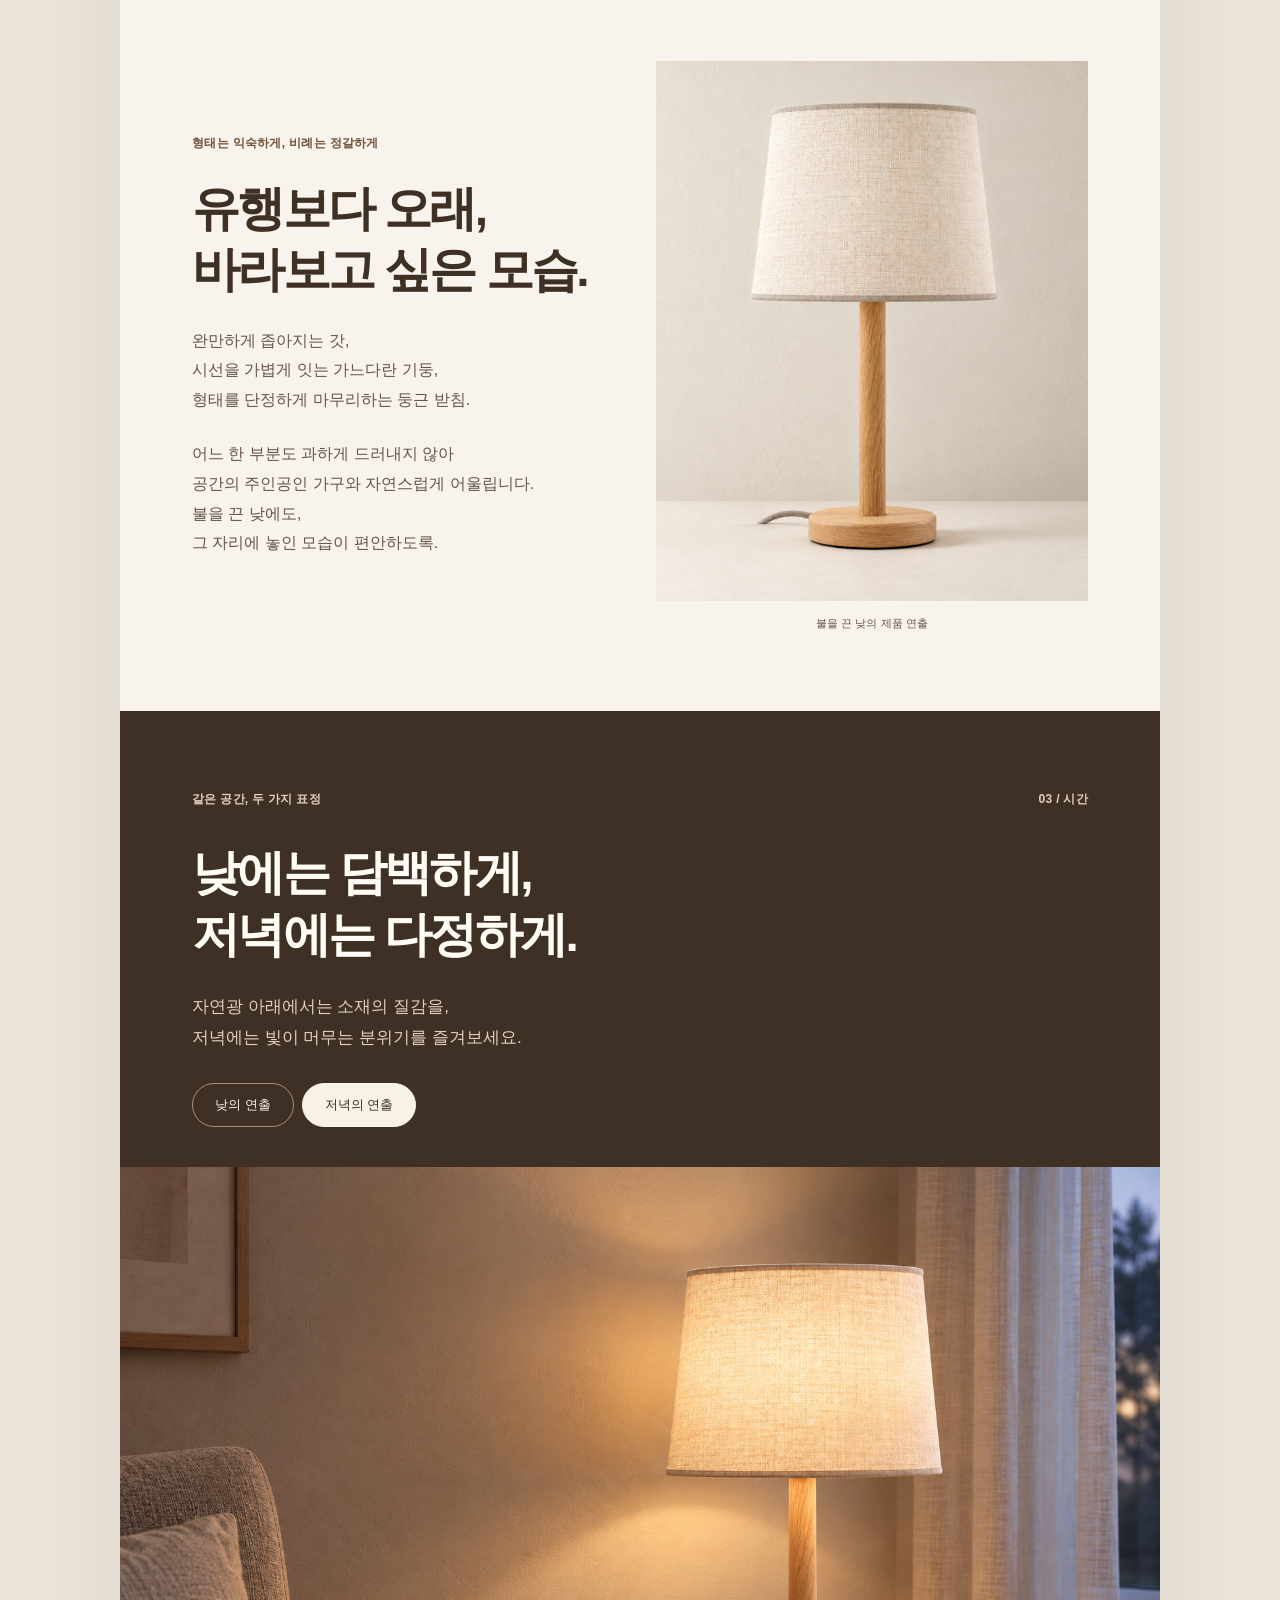
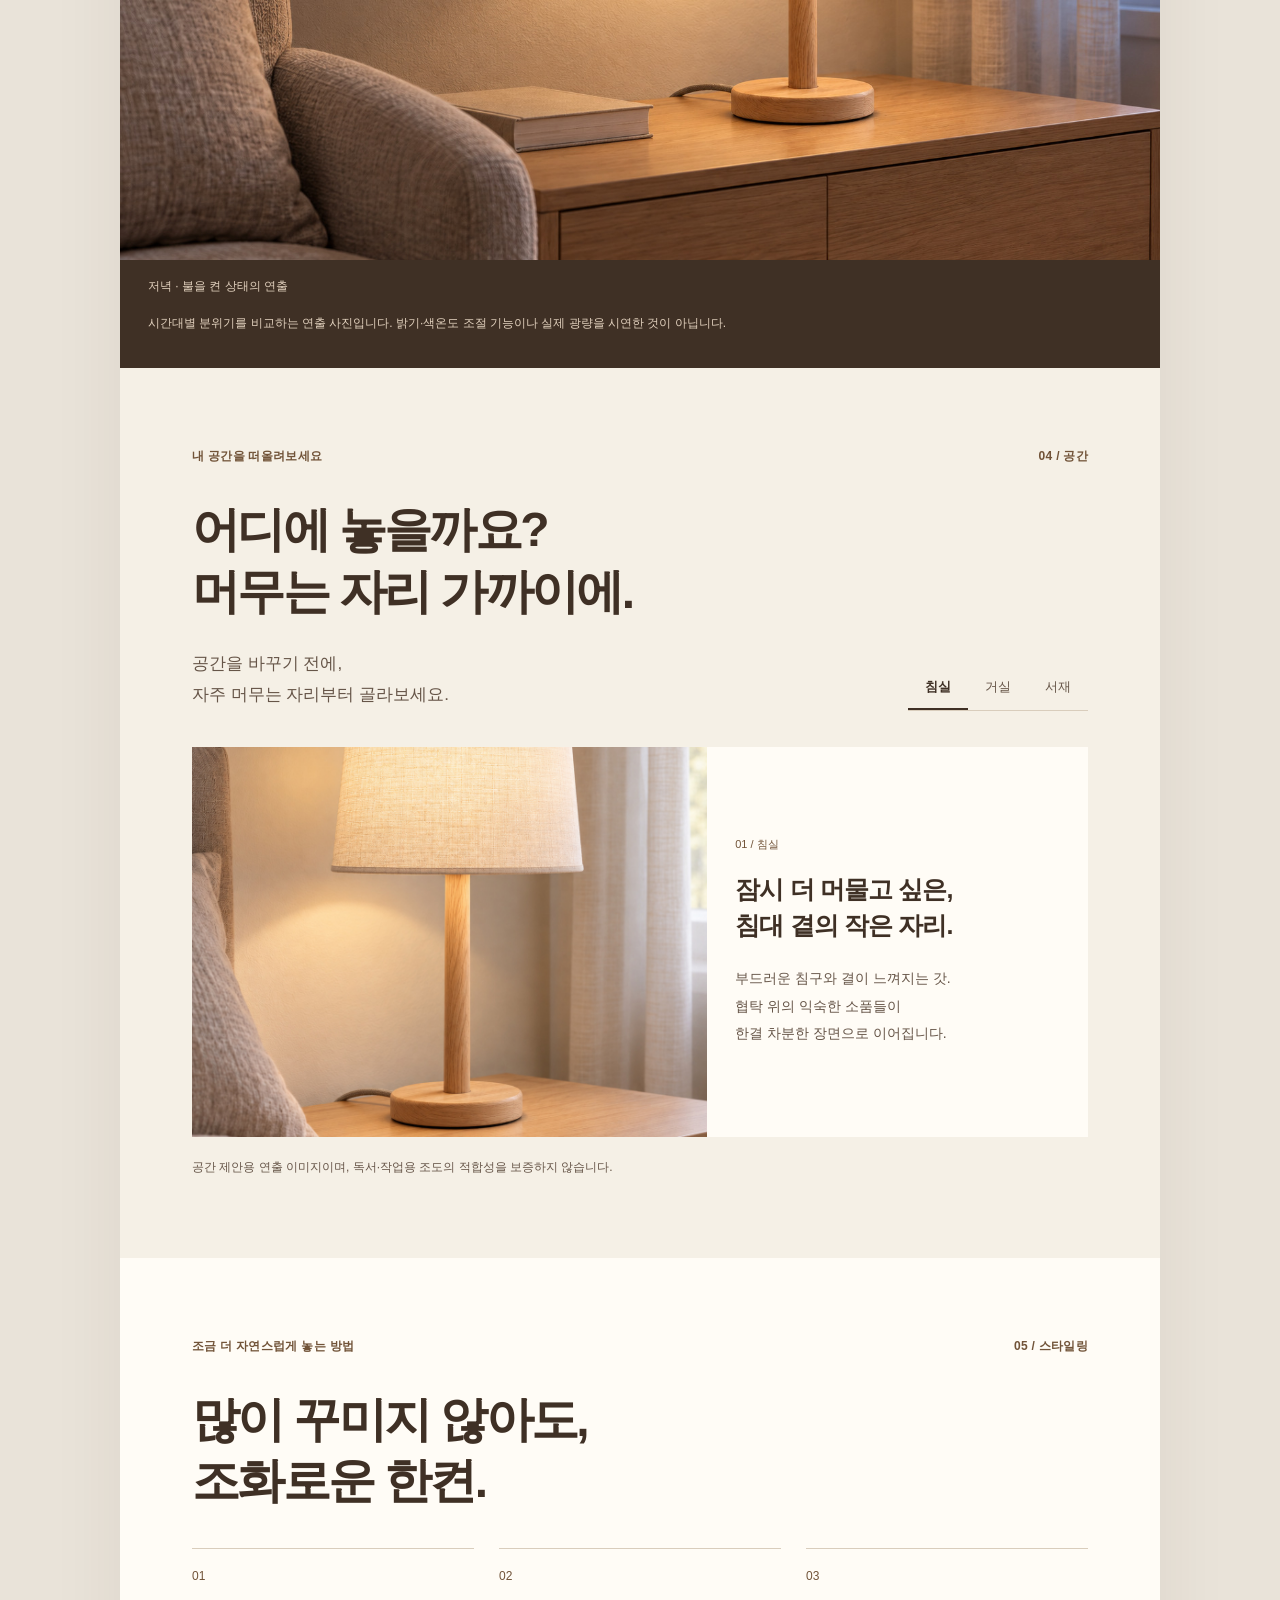
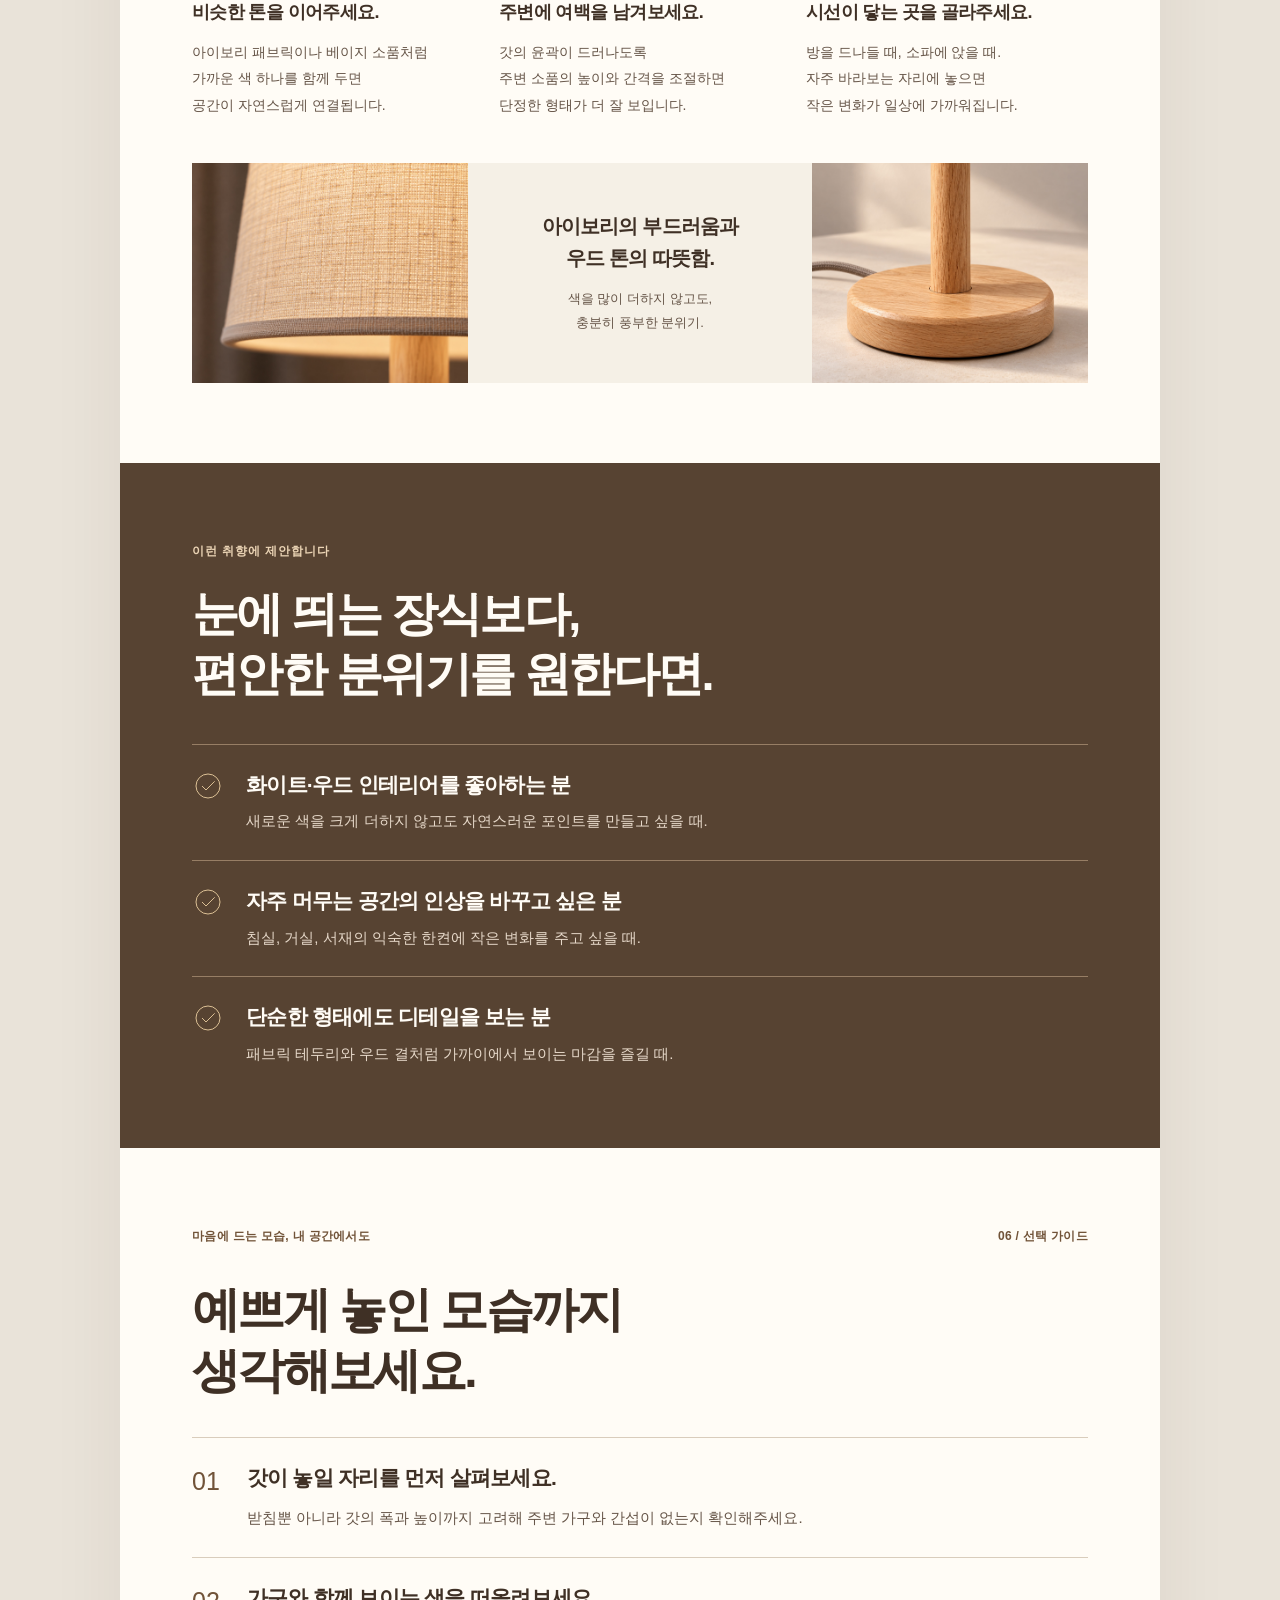
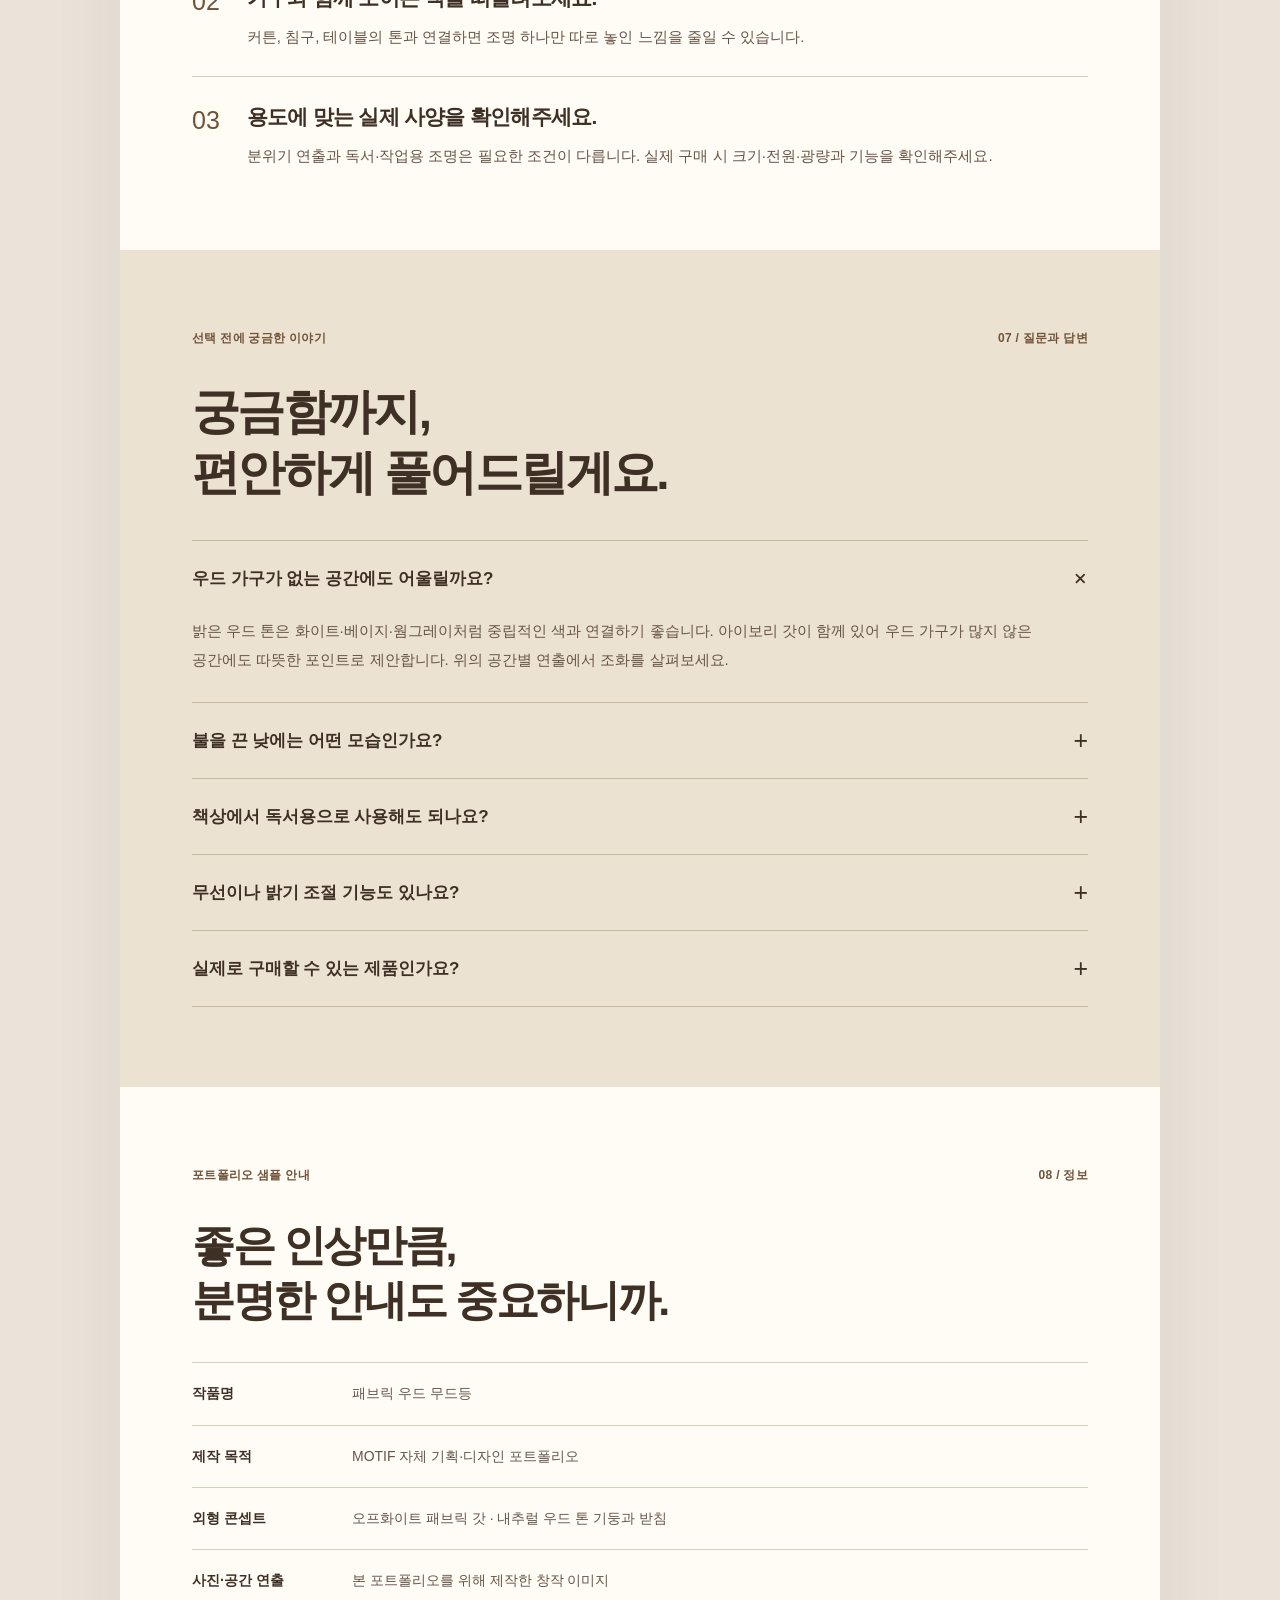
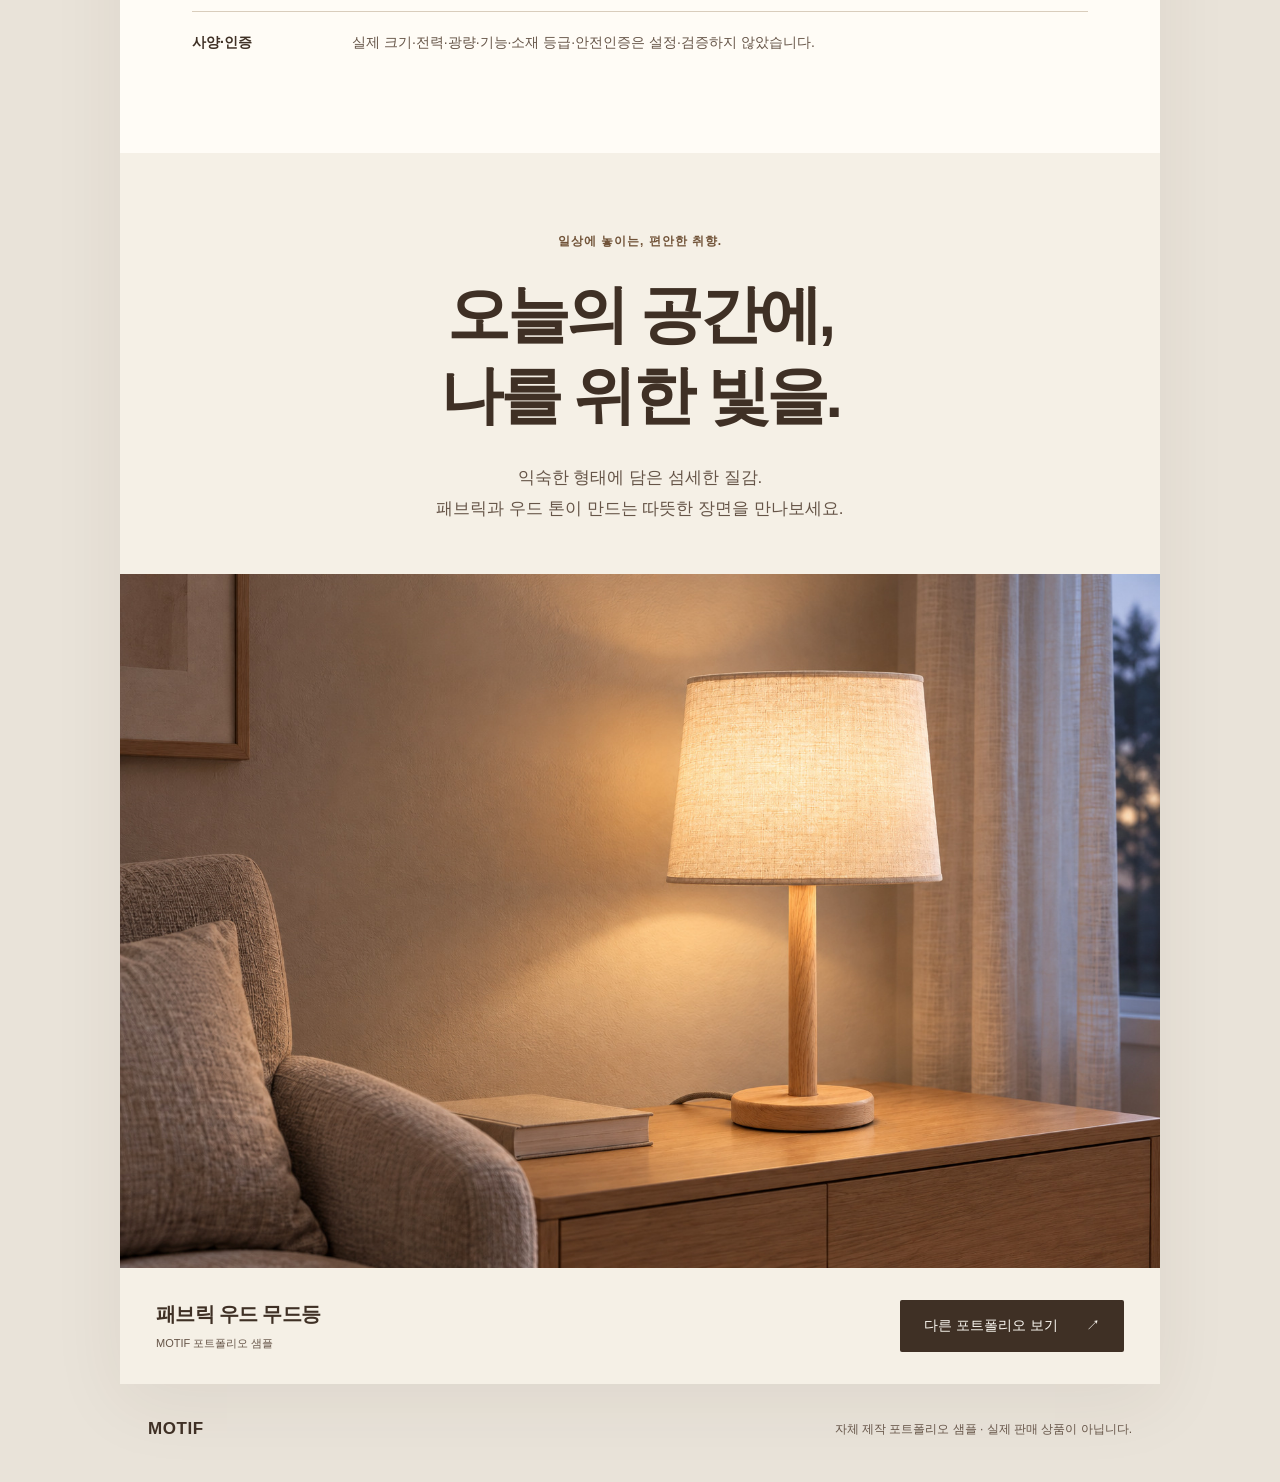
<file: living.html>
<!doctype html>
<html lang="ko">
<head>
<meta charset="utf-8"><meta name="viewport" content="width=device-width,initial-scale=1"><meta name="theme-color" content="#f5f0e6">
<title>패브릭 우드 무드등 | MOTIF 생활·리빙 포트폴리오</title>
<meta name="description" content="하루의 끝에, 따뜻한 빛 하나. 패브릭의 고운 결과 내추럴 우드 톤, 익숙한 공간에 스며드는 무드등. MOTIF의 자체 제작 포트폴리오 샘플입니다.">
<meta property="og:title" content="패브릭 우드 무드등 | MOTIF"><meta property="og:image" content="https://july061400-coder.github.io/motif-portfolio/living/hero-v06.jpg">
<link rel="icon" href="favicon.svg" type="image/svg+xml"><link rel="stylesheet" href="living-v06.css?v=6">
<script>if(new URLSearchParams(location.search).get('export')==='1')document.documentElement.classList.add('export-view');</script>
</head>
<body>
<a class="skip" href="#main">본문으로 건너뛰기</a>
<header class="portfolio-note"><a href="index.html">MOTIF</a><span>포트폴리오 샘플 · 생활·리빙</span></header>
<nav class="return-nav" aria-label="상세페이지 이동"><a href="index.html">← 전체 포트폴리오</a><a href="#spaces">공간별 연출</a><a href="#faq">자주 묻는 질문</a></nav>
<svg class="symbols" xmlns="http://www.w3.org/2000/svg" aria-hidden="true"><defs>
<symbol id="shade-icon" viewBox="0 0 48 48"><path d="M14 8h20l6 24H8L14 8ZM24 32v10M15 42h18M18 13l-3 13M24 13v13M30 13l3 13"/></symbol>
<symbol id="wood-icon" viewBox="0 0 48 48"><path d="M12 6h24v36H12zM18 6c8 8-5 13 3 22s1 14 1 14M27 6c-8 9 8 17 1 24s2 12 2 12"/></symbol>
<symbol id="home-icon" viewBox="0 0 48 48"><path d="m5 22 19-16 19 16M11 19v23h26V19M20 42V28h8v14"/></symbol>
<symbol id="check-icon" viewBox="0 0 48 48"><circle cx="24" cy="24" r="18"/><path d="m15 24 6 6 13-13"/></symbol>
</defs></svg>
<main class="lamp-page" id="main">
<!-- 01 · 익숙한 실루엣과 제품 이름이 먼저 읽히는 대표 화면 -->
<section class="hero" id="hero" data-section="01" aria-labelledby="lamp-title">
<div class="hero-brand"><strong>MOTIF</strong><span>일상에 놓이는, 편안한 취향.</span></div>
<div class="hero-grid"><div class="hero-copy"><span class="eyebrow">패브릭 우드 무드등</span><h1 id="lamp-title">하루의 끝에,<br> 따뜻한 빛 하나.</h1><p>빛을 머금은 패브릭의 고운 결,<br> 담백하게 이어지는 내추럴 우드 톤.<br> 익숙한 방 한켠에<br> 머무르고 싶은 분위기를 더합니다.</p><a class="text-link" href="#details">가까이 살펴보기 <span aria-hidden="true">↓</span></a><div class="hero-swatches" aria-label="아이보리와 내추럴 우드 톤"><i></i><i></i><span>아이보리 × 내추럴 우드</span></div></div><figure class="hero-photo"><img src="living/hero-v06.jpg" alt="오프화이트 패브릭 갓과 가느다란 우드 기둥, 둥근 받침의 무드등을 협탁에 놓은 모습" width="1122" height="1402" fetchpriority="high"></figure></div>
<div class="hero-tail"><span>꾸미는 일보다, 편안해지는 일.</span><span>패브릭 · 우드 톤 · 따뜻한 무드</span></div>
</section>
<!-- 02 · 구매자가 바꾸고 싶은 일상의 장면 -->
<section class="intro section" data-section="02"><div class="section-label"><span>작은 변화의 시작</span><span>01 / 분위기</span></div><h2>가구는 그대로,<br> 저녁의 인상은 다르게.</h2><p class="lead">하루 종일 익숙했던 공간도<br> 어디에 빛을 두느냐에 따라 다른 장면이 됩니다.</p><p>소파 옆 작은 테이블, 침대 곁 비어 있던 자리.<br> 크게 꾸미지 않아도 괜찮습니다.<br> 자주 머무는 곳 가까이에,<br> 내 취향의 빛을 하나 놓아보세요.</p><div class="intro-line" aria-hidden="true"><span></span><i>✳</i><span></span></div></section>
<!-- 03 · 소재와 형태를 선택 가치로 연결 -->
<section class="qualities section" data-section="03"><div class="section-label"><span>매일 곁에 두고 싶은 세 가지 이유</span><span>02 / 매력</span></div><div class="quality-grid"><article><svg aria-hidden="true"><use href="#shade-icon"/></svg><span>01</span><h3>빛에 표정을 더하는<br> 패브릭의 결</h3><p>불을 켰을 때도, 껐을 때도<br> 잔잔하게 드러나는 직조감.</p></article><article><svg aria-hidden="true"><use href="#wood-icon"/></svg><span>02</span><h3>공간에 온기를 잇는<br> 내추럴 우드 톤</h3><p>화이트와 베이지, 우드 가구에<br> 자연스럽게 연결되는 색감.</p></article><article><svg aria-hidden="true"><use href="#home-icon"/></svg><span>03</span><h3>오래 바라봐도 편안한<br> 단정한 실루엣</h3><p>익숙한 갓과 가느다란 기둥,<br> 둥근 받침의 담백한 균형.</p></article></div></section>
<!-- 04 · 원단의 실제처럼 보이는 독립 고해상도 확대 컷 -->
<section class="feature fabric" id="details" data-section="04"><figure class="feature-photo"><img src="living/fabric-v06.jpg" alt="갓의 고운 패브릭 짜임과 오트밀색 테두리를 가까이서 본 콘셉트 사진" width="1254" height="1254" loading="lazy"></figure><div class="feature-copy"><span class="eyebrow">가까이에서 만나는 디테일 01</span><h2>빛을 담아내는,<br> 패브릭의 고운 결.</h2><p>매끈한 표면에는 없는 작은 표정.<br> 잔잔한 짜임이 살아 있는 패브릭 갓은<br> 불을 켜면 빛과 질감이 함께 드러납니다.</p><p>같은 톤으로 정돈한 얇은 테두리까지.<br> 멀리서는 단정하게,<br> 가까이서는 섬세하게 보이도록 완성했습니다.</p><div class="detail-note"><span>패브릭 질감</span><span>정돈된 테두리</span></div></div></section>
<!-- 05 · 우드 외형의 가치 / 실제 원목 등급·내구성 주장 없음 -->
<section class="feature wood" data-section="05"><div class="feature-copy"><span class="eyebrow">가까이에서 만나는 디테일 02</span><h2>차분한 공간에,<br> 우드 톤의 온기를.</h2><p>곧게 이어지는 기둥과<br> 부드럽게 모서리를 다듬은 둥근 받침.<br> 결이 보이는 우드 톤이<br> 심플한 형태에 자연스러운 깊이를 더합니다.</p><p>밝은 가구와는 편안하게 어우러지고,<br> 무채색 공간에서는 따뜻한 포인트가 됩니다.<br> 소품을 더하기보다, 색과 질감으로 채워보세요.</p><div class="detail-note"><span>내추럴 우드 톤</span><span>부드러운 원형 마감</span></div></div><figure class="feature-photo"><img src="living/wood-v06.jpg" alt="무드등 우드 톤 기둥과 둥근 받침, 부드럽게 다듬은 모서리의 확대 사진" width="1254" height="1254" loading="lazy"></figure></section>
<!-- 06 · 불을 끈 상태의 전체 형태 / 숫자 없는 비례 안내 -->
<section class="silhouette section" data-section="06"><div class="silhouette-copy"><div class="section-label"><span>형태는 익숙하게, 비례는 정갈하게</span></div><h2>유행보다 오래,<br> 바라보고 싶은 모습.</h2><p>완만하게 좁아지는 갓,<br> 시선을 가볍게 잇는 가느다란 기둥,<br> 형태를 단정하게 마무리하는 둥근 받침.</p><p>어느 한 부분도 과하게 드러내지 않아<br> 공간의 주인공인 가구와 자연스럽게 어울립니다.<br> 불을 끈 낮에도,<br> 그 자리에 놓인 모습이 편안하도록.</p></div><figure class="catalog-photo"><img src="living/catalog-v06.jpg" alt="불을 끈 상태에서 본 패브릭 우드 무드등 전체 실루엣" width="1122" height="1402" loading="lazy"><figcaption>불을 끈 낮의 제품 연출</figcaption></figure></section>
<!-- 07 · 연출 사진 비교. 조광/색온도 조절 기능 시연 아님 -->
<section class="time-section" id="time" data-section="07"><div class="section section-heading"><div class="section-label"><span>같은 공간, 두 가지 표정</span><span>03 / 시간</span></div><h2>낮에는 담백하게,<br> 저녁에는 다정하게.</h2><p>자연광 아래에서는 소재의 질감을,<br> 저녁에는 빛이 머무는 분위기를 즐겨보세요.</p><div class="time-buttons" role="group" aria-label="시간대별 연출 사진 선택"><button type="button" data-time="day" aria-pressed="false" aria-controls="time-day">낮의 연출</button><button type="button" data-time="night" aria-pressed="true" aria-controls="time-night">저녁의 연출</button></div></div><div class="time-panels"><figure id="time-day" class="time-panel" hidden><img src="living/day-v06.jpg" alt="자연광이 드는 거실 콘솔 위에 불을 끈 무드등을 놓은 낮 연출" width="1536" height="1024" loading="lazy"><figcaption>낮 · 불을 끈 상태의 연출</figcaption></figure><figure id="time-night" class="time-panel"><img src="living/night-v06.jpg" alt="같은 거실 콘솔에서 패브릭 갓에 따뜻한 빛이 머무는 저녁 연출" width="1536" height="1024" loading="lazy"><figcaption>저녁 · 불을 켠 상태의 연출</figcaption></figure></div><p class="small scene-note">시간대별 분위기를 비교하는 연출 사진입니다. 밝기·색온도 조절 기능이나 실제 광량을 시연한 것이 아닙니다.</p></section>
<!-- 08 · 실제로 조작 가능한 공간 선택 -->
<section class="spaces section" id="spaces" data-section="08"><div class="section-label"><span>내 공간을 떠올려보세요</span><span>04 / 공간</span></div><div class="space-heading"><div><h2>어디에 놓을까요?<br> 머무는 자리 가까이에.</h2><p>공간을 바꾸기 전에,<br> 자주 머무는 자리부터 골라보세요.</p></div><div class="room-tabs" role="tablist" aria-label="공간별 연출"><button type="button" role="tab" id="tab-bedroom" aria-controls="room-bedroom" aria-selected="true" tabindex="0">침실</button><button type="button" role="tab" id="tab-living" aria-controls="room-living" aria-selected="false" tabindex="-1">거실</button><button type="button" role="tab" id="tab-study" aria-controls="room-study" aria-selected="false" tabindex="-1">서재</button></div></div><div class="room-panels"><article class="room-panel" role="tabpanel" id="room-bedroom" aria-labelledby="tab-bedroom"><figure><img src="living/hero-v06.jpg" alt="침대 곁 협탁과 패브릭 침구에 어우러지는 무드등" width="1122" height="1402" loading="lazy"></figure><div><span>01 / 침실</span><h3>잠시 더 머물고 싶은,<br> 침대 곁의 작은 자리.</h3><p>부드러운 침구와 결이 느껴지는 갓.<br> 협탁 위의 익숙한 소품들이<br> 한결 차분한 장면으로 이어집니다.</p></div></article><article class="room-panel" role="tabpanel" id="room-living" aria-labelledby="tab-living" hidden><figure><img src="living/night-v06.jpg" alt="소파와 거실 콘솔 옆에 놓인 패브릭 무드등" width="1536" height="1024" loading="lazy"></figure><div><span>02 / 거실</span><h3>소파에 앉는 시간이,<br> 조금 더 좋아지도록.</h3><p>콘솔이나 사이드 테이블에 더한 빛 하나.<br> 가구를 가리지 않는 단정한 형태로<br> 하루의 마지막 시간을 채워보세요.</p></div></article><article class="room-panel" role="tabpanel" id="room-study" aria-labelledby="tab-study" hidden><figure><img src="living/desk-v06.jpg" alt="노트와 머그가 놓인 서재 우드 책상 위의 무드등 연출" width="1536" height="1024" loading="lazy"></figure><div><span>03 / 서재</span><h3>책상을 비운 뒤에도,<br> 남겨두고 싶은 분위기.</h3><p>노트 한 권, 머그 하나, 따뜻한 우드 톤.<br> 일과를 마친 책상에<br> 작은 휴식의 장면을 더해보세요.</p></div></article></div><p class="small">공간 제안용 연출 이미지이며, 독서·작업용 조도의 적합성을 보증하지 않습니다.</p></section>
<!-- 09 · 구체적인 배치 방법으로 사용 후의 모습을 상상하게 함 -->
<section class="styling section" data-section="09"><div class="section-label"><span>조금 더 자연스럽게 놓는 방법</span><span>05 / 스타일링</span></div><h2>많이 꾸미지 않아도,<br> 조화로운 한켠.</h2><div class="style-grid"><article><span>01</span><h3>비슷한 톤을 이어주세요.</h3><p>아이보리 패브릭이나 베이지 소품처럼<br> 가까운 색 하나를 함께 두면<br> 공간이 자연스럽게 연결됩니다.</p></article><article><span>02</span><h3>주변에 여백을 남겨보세요.</h3><p>갓의 윤곽이 드러나도록<br> 주변 소품의 높이와 간격을 조절하면<br> 단정한 형태가 더 잘 보입니다.</p></article><article><span>03</span><h3>시선이 닿는 곳을 골라주세요.</h3><p>방을 드나들 때, 소파에 앉을 때.<br> 자주 바라보는 자리에 놓으면<br> 작은 변화가 일상에 가까워집니다.</p></article></div><div class="material-strip"><img src="living/fabric-v06.jpg" alt="아이보리 패브릭 질감" width="1254" height="1254" loading="lazy"><div><strong>아이보리의 부드러움과<br> 우드 톤의 따뜻함.</strong><p>색을 많이 더하지 않고도,<br> 충분히 풍부한 분위기.</p></div><img src="living/wood-v06.jpg" alt="밝은 우드의 결감과 둥근 받침" width="1254" height="1254" loading="lazy"></div></section>
<!-- 10 · 명확한 추천 대상 -->
<section class="audience section" data-section="10"><span class="eyebrow">이런 취향에 제안합니다</span><h2>눈에 띄는 장식보다,<br> 편안한 분위기를 원한다면.</h2><ul><li><svg aria-hidden="true"><use href="#check-icon"/></svg><div><h3>화이트·우드 인테리어를 좋아하는 분</h3><p>새로운 색을 크게 더하지 않고도 자연스러운 포인트를 만들고 싶을 때.</p></div></li><li><svg aria-hidden="true"><use href="#check-icon"/></svg><div><h3>자주 머무는 공간의 인상을 바꾸고 싶은 분</h3><p>침실, 거실, 서재의 익숙한 한켠에 작은 변화를 주고 싶을 때.</p></div></li><li><svg aria-hidden="true"><use href="#check-icon"/></svg><div><h3>단순한 형태에도 디테일을 보는 분</h3><p>패브릭 테두리와 우드 결처럼 가까이에서 보이는 마감을 즐길 때.</p></div></li></ul></section>
<!-- 11 · 미확정 치수를 만들지 않는 선택 체크리스트 -->
<section class="selection section" data-section="11"><div class="section-label"><span>마음에 드는 모습, 내 공간에서도</span><span>06 / 선택 가이드</span></div><h2>예쁘게 놓인 모습까지<br> 생각해보세요.</h2><div class="check-rows"><article><b>01</b><div><h3>갓이 놓일 자리를 먼저 살펴보세요.</h3><p>받침뿐 아니라 갓의 폭과 높이까지 고려해 주변 가구와 간섭이 없는지 확인해주세요.</p></div></article><article><b>02</b><div><h3>가구와 함께 보이는 색을 떠올려보세요.</h3><p>커튼, 침구, 테이블의 톤과 연결하면 조명 하나만 따로 놓인 느낌을 줄일 수 있습니다.</p></div></article><article><b>03</b><div><h3>용도에 맞는 실제 사양을 확인해주세요.</h3><p>분위기 연출과 독서·작업용 조명은 필요한 조건이 다릅니다. 실제 구매 시 크기·전원·광량과 기능을 확인해주세요.</p></div></article></div></section>
<!-- 12 · 실제로 여닫는 FAQ -->
<section class="faq section" id="faq" data-section="12"><div class="section-label"><span>선택 전에 궁금한 이야기</span><span>07 / 질문과 답변</span></div><h2>궁금함까지,<br> 편안하게 풀어드릴게요.</h2><div class="faq-list">
<details open><summary>우드 가구가 없는 공간에도 어울릴까요?<span aria-hidden="true">+</span></summary><div><p>밝은 우드 톤은 화이트·베이지·웜그레이처럼 중립적인 색과 연결하기 좋습니다. 아이보리 갓이 함께 있어 우드 가구가 많지 않은 공간에도 따뜻한 포인트로 제안합니다. 위의 공간별 연출에서 조화를 살펴보세요.</p></div></details>
<details><summary>불을 끈 낮에는 어떤 모습인가요?<span aria-hidden="true">+</span></summary><div><p>오프화이트 패브릭의 짜임과 우드 톤의 결이 담백하게 드러납니다. 별도의 장식이 없는 갓·기둥·받침의 형태라, 불을 끄고 놓아둔 모습도 공간과 자연스럽게 이어지도록 디자인했습니다.</p></div></details>
<details><summary>책상에서 독서용으로 사용해도 되나요?<span aria-hidden="true">+</span></summary><div><p>이 페이지는 무드 연출을 중심으로 만든 포트폴리오 샘플이며, 실제 독서·작업용 조도는 확인되지 않았습니다. 실제 제품을 구매할 때는 필요한 밝기와 사용 목적에 맞는 공식 사양을 확인해주세요.</p></div></details>
<details><summary>무선이나 밝기 조절 기능도 있나요?<span aria-hidden="true">+</span></summary><div><p>사진은 전선이 있는 탁상 조명 콘셉트입니다. 무선·충전·터치·밝기 조절 기능은 설정하지 않았으며, 낮·저녁 버튼은 연출 사진을 비교하는 기능입니다. 실제 제품의 기능을 시연하는 화면은 아닙니다.</p></div></details>
<details><summary>실제로 구매할 수 있는 제품인가요?<span aria-hidden="true">+</span></summary><div><p>MOTIF가 제품 외형과 사진, 문구, 상세페이지를 기획·디자인한 자체 포트폴리오 샘플입니다. 실제 판매 상품이나 고객 납품 사례가 아니며, 주문·결제·판매는 제공하지 않습니다.</p></div></details>
</div></section>
<!-- 13 · 디자인 콘셉트와 실제품 정보를 분리 -->
<section class="information section" data-section="13"><div class="section-label"><span>포트폴리오 샘플 안내</span><span>08 / 정보</span></div><h2>좋은 인상만큼,<br> 분명한 안내도 중요하니까.</h2><dl><div><dt>작품명</dt><dd>패브릭 우드 무드등</dd></div><div><dt>제작 목적</dt><dd>MOTIF 자체 기획·디자인 포트폴리오</dd></div><div><dt>외형 콘셉트</dt><dd>오프화이트 패브릭 갓 · 내추럴 우드 톤 기둥과 받침</dd></div><div><dt>사진·공간 연출</dt><dd>본 포트폴리오를 위해 제작한 창작 이미지</dd></div><div><dt>사양·인증</dt><dd>실제 크기·전력·광량·기능·소재 등급·안전인증은 설정·검증하지 않았습니다.</dd></div></dl></section>
<!-- 14 · 허위 구매/상담 링크 대신 포트폴리오 회귀 -->
<section class="closing" data-section="14"><div class="closing-copy section"><span class="eyebrow">일상에 놓이는, 편안한 취향.</span><h2>오늘의 공간에,<br> 나를 위한 빛을.</h2><p>익숙한 형태에 담은 섬세한 질감.<br> 패브릭과 우드 톤이 만드는 따뜻한 장면을 만나보세요.</p></div><figure><img src="living/night-v06.jpg" alt="소파 곁 콘솔 위에서 저녁의 따뜻한 분위기를 만드는 패브릭 우드 무드등" width="1536" height="1024" loading="lazy"></figure><div class="closing-bottom"><div><strong>패브릭 우드 무드등</strong><span>MOTIF 포트폴리오 샘플</span></div><a class="button" href="index.html">다른 포트폴리오 보기 <span aria-hidden="true">↗</span></a></div></section>
</main>
<footer class="end-note"><a href="index.html">MOTIF</a><p>자체 제작 포트폴리오 샘플 · 실제 판매 상품이 아닙니다.</p></footer>
<script src="living-v06.js?v=6"></script>
</body></html>
</file>
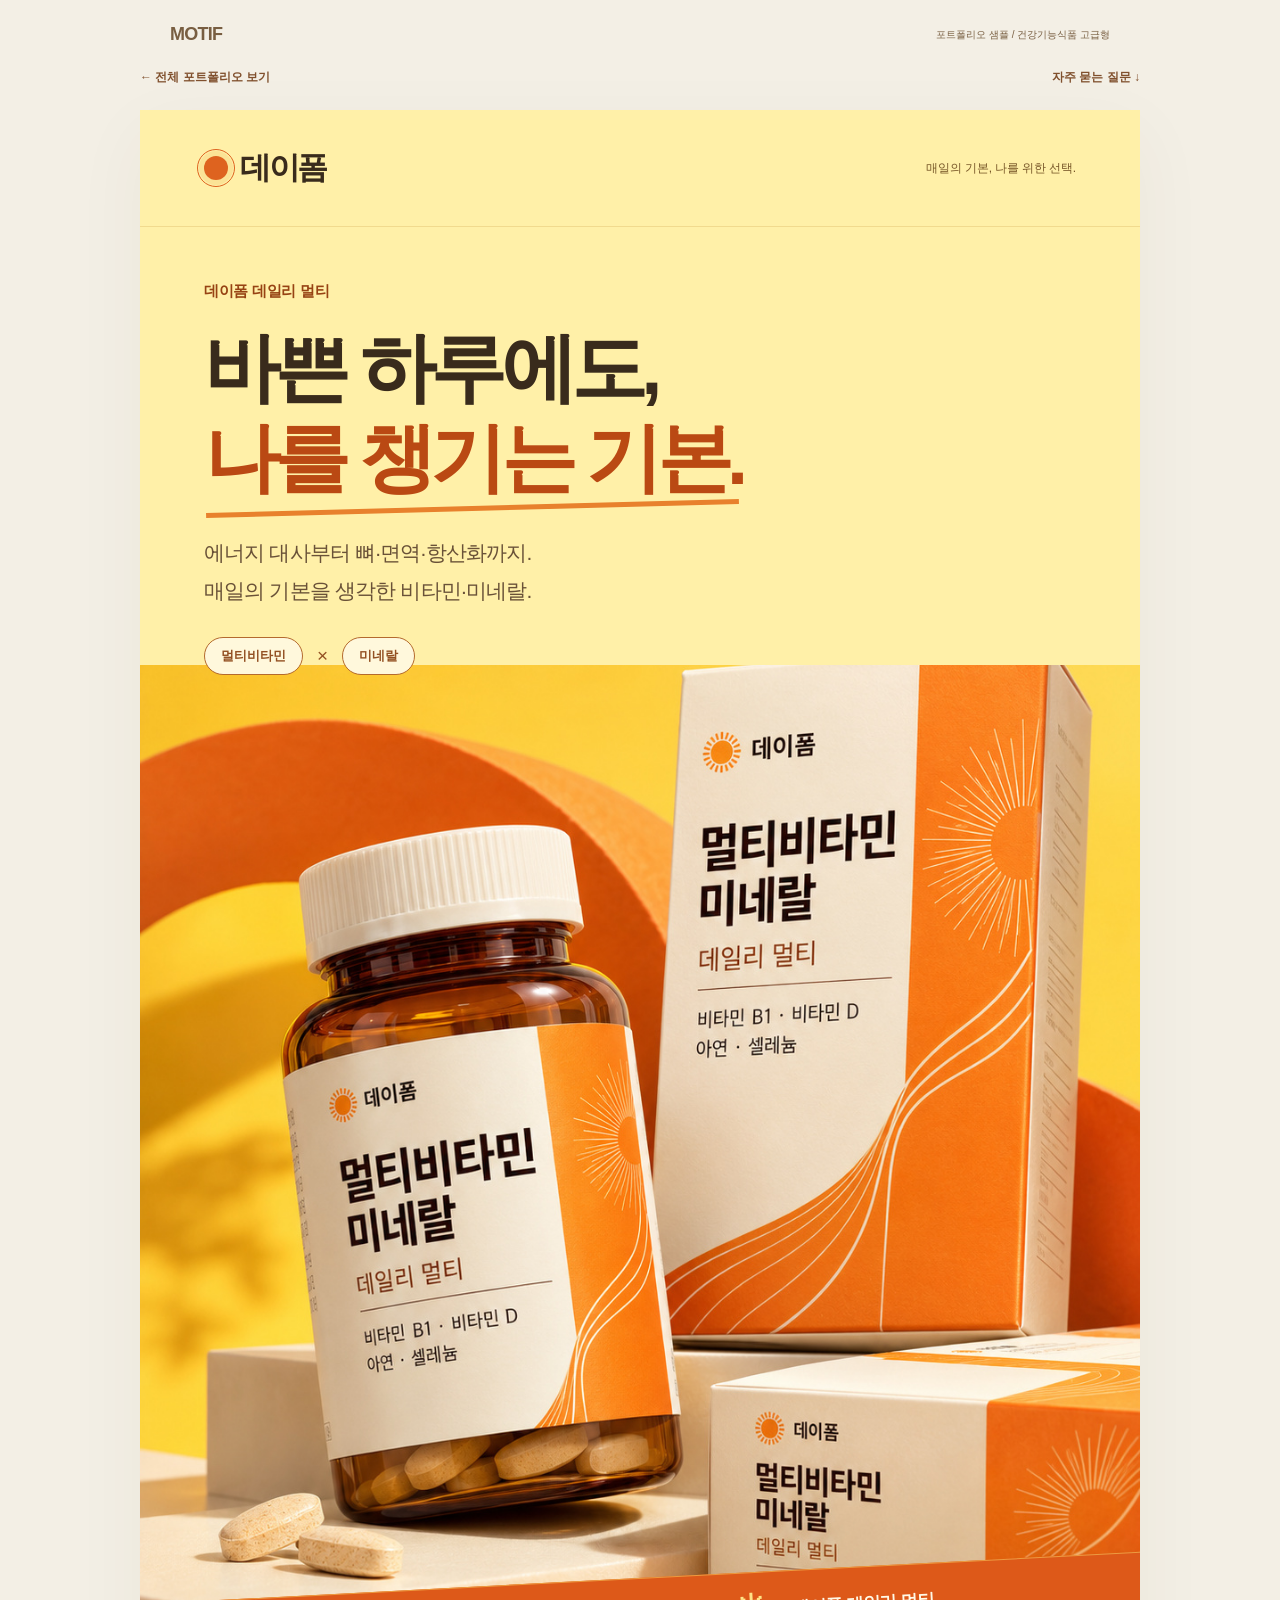
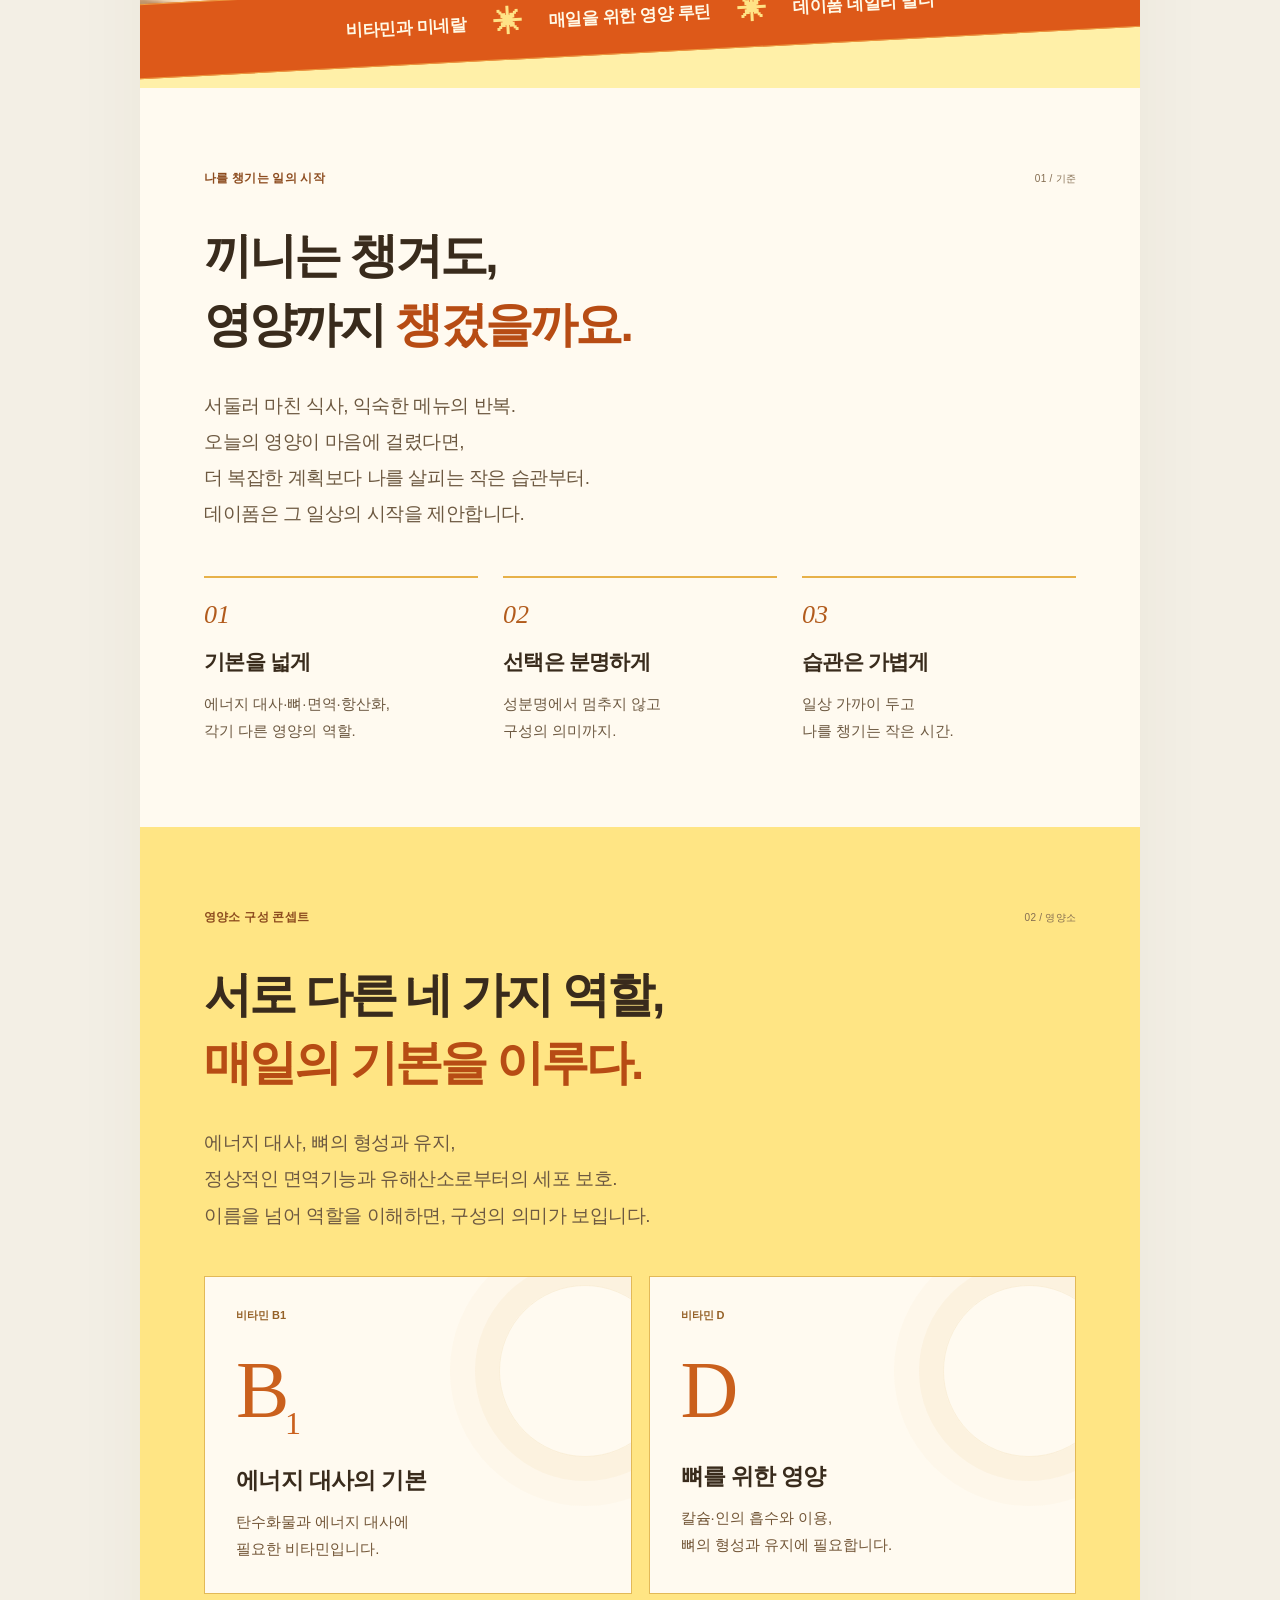
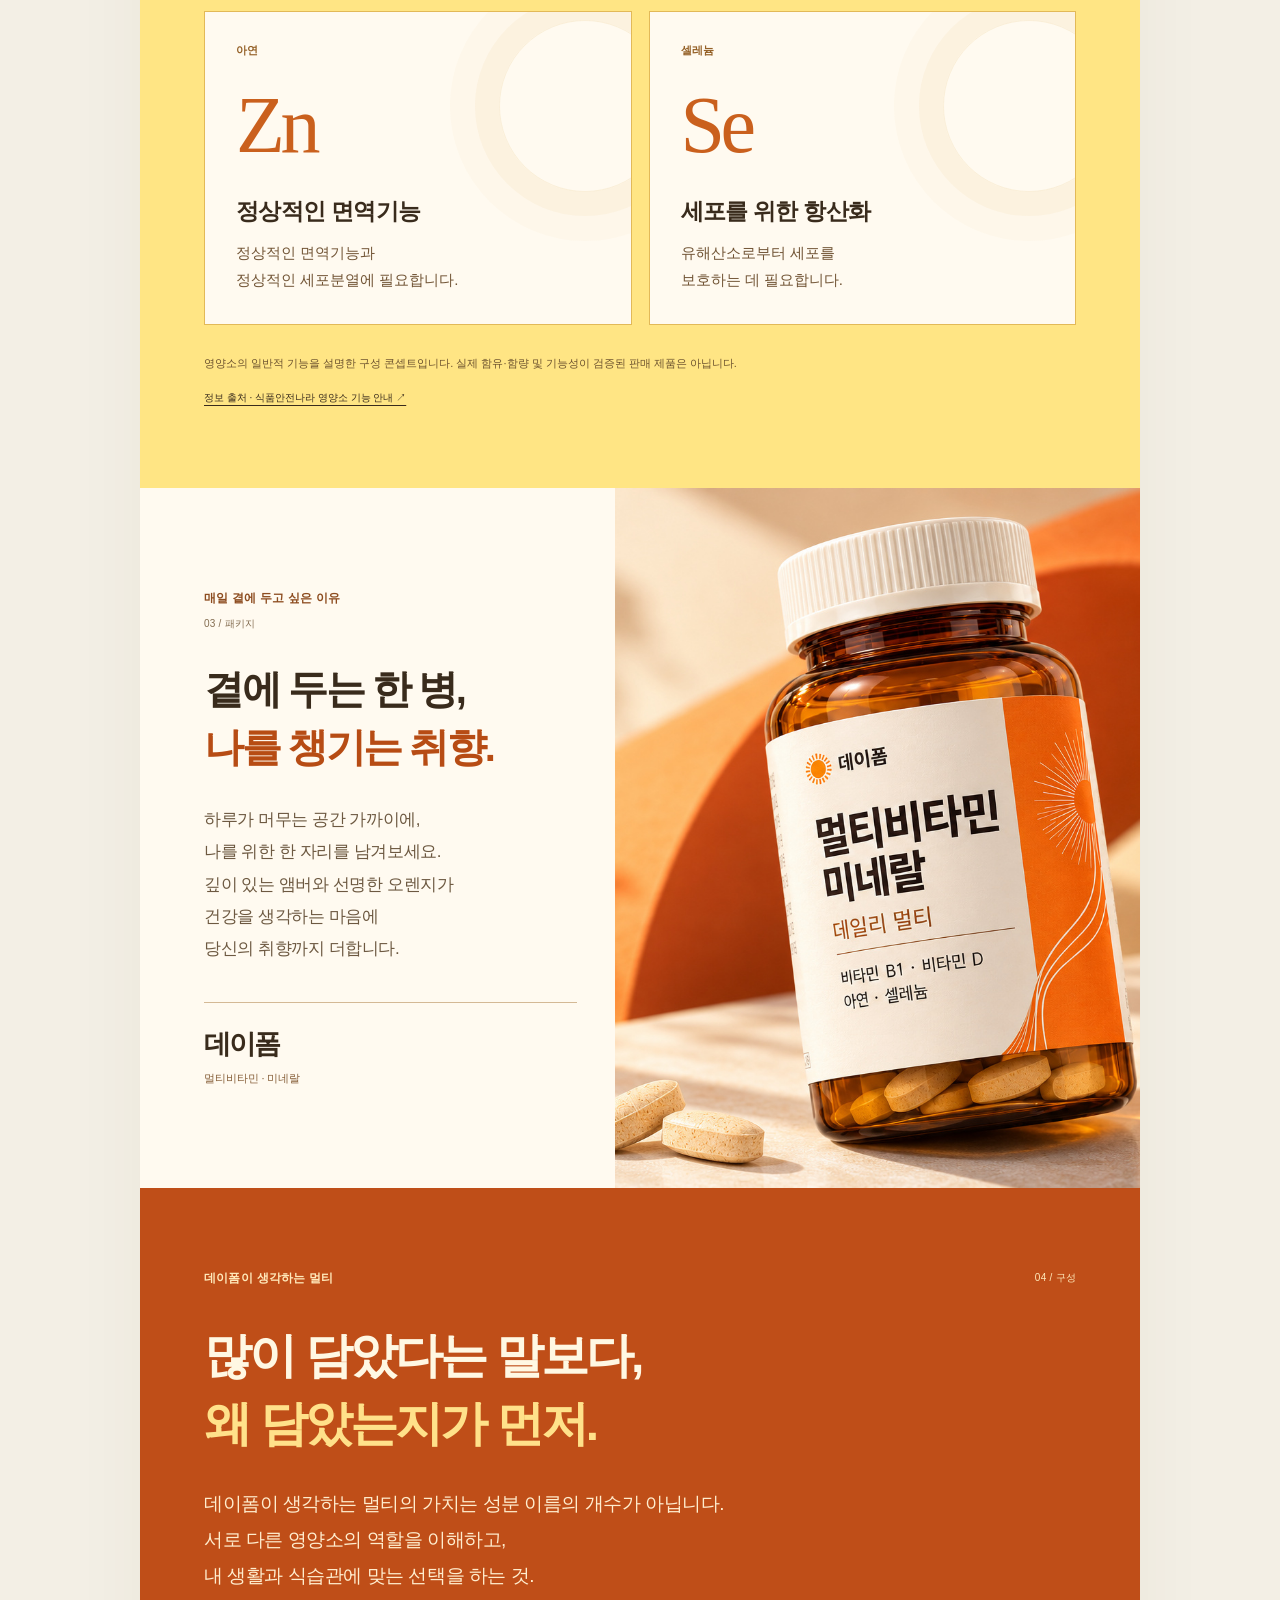
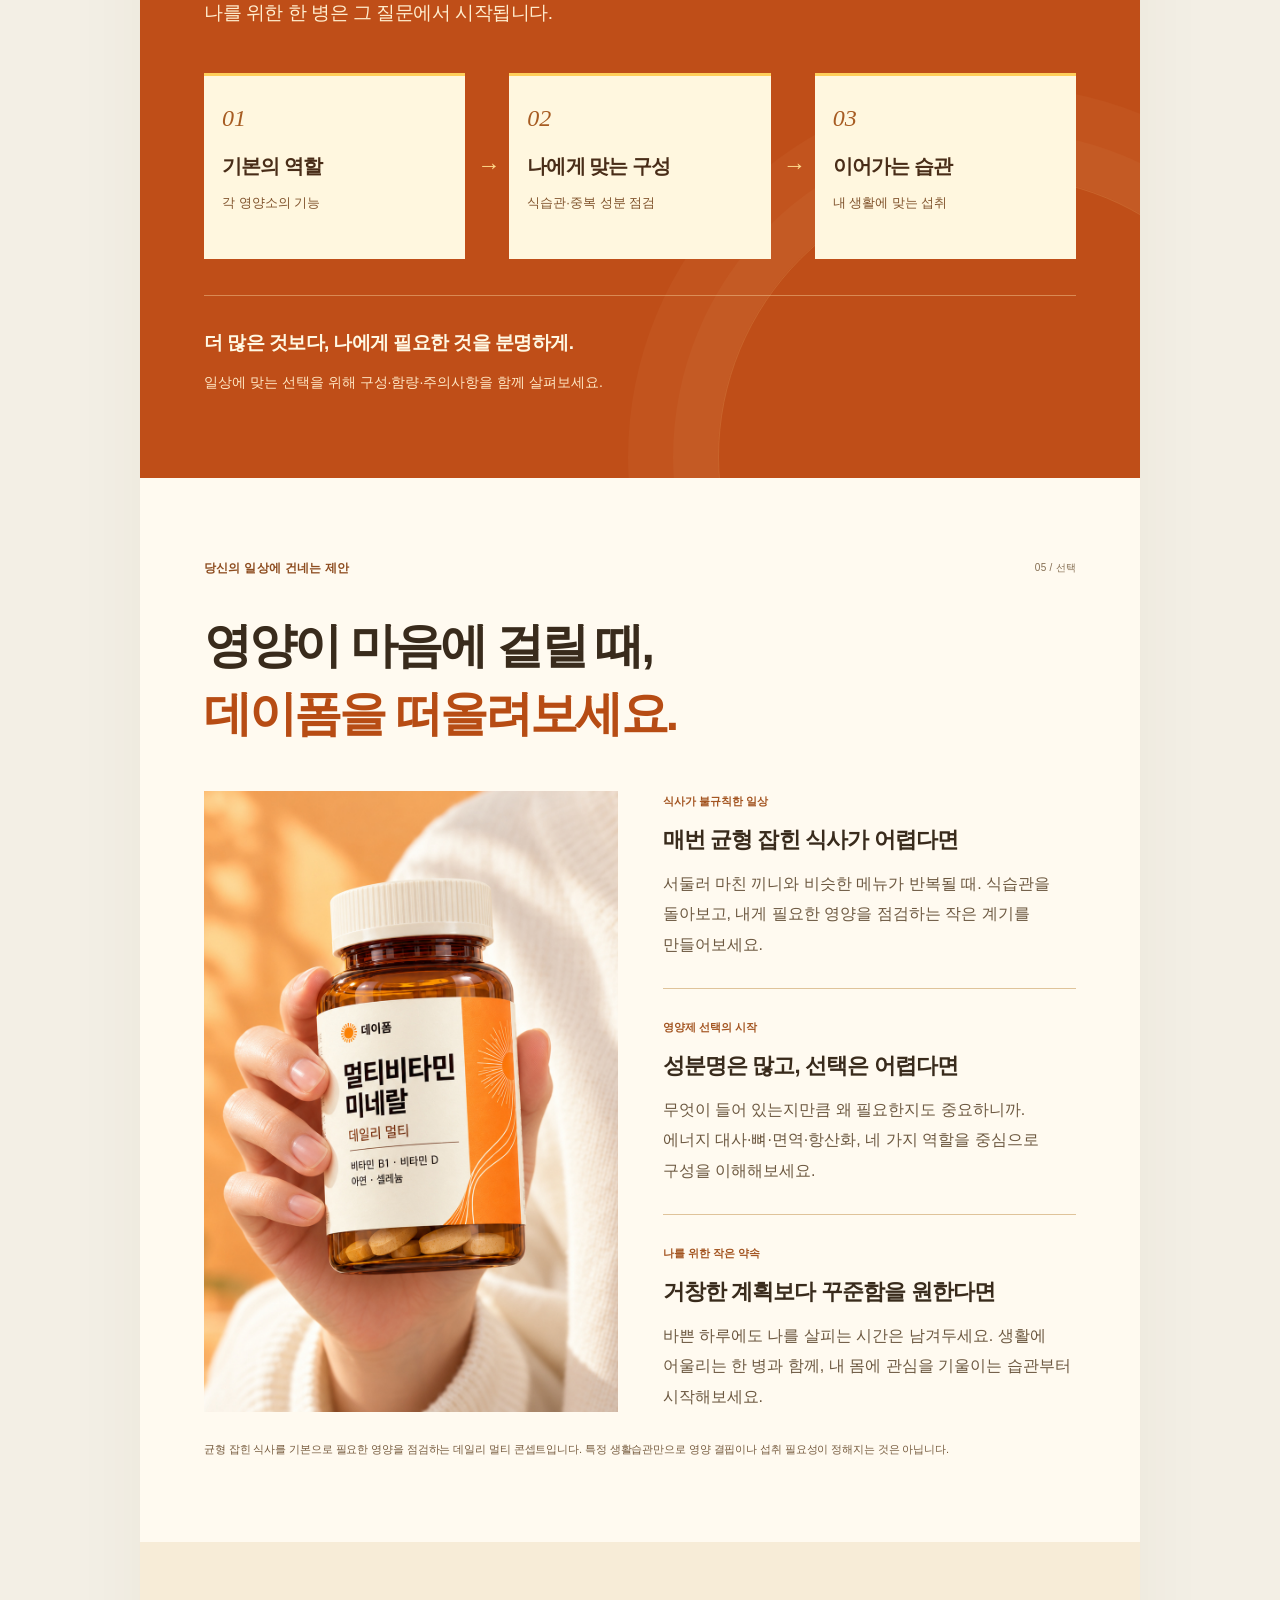
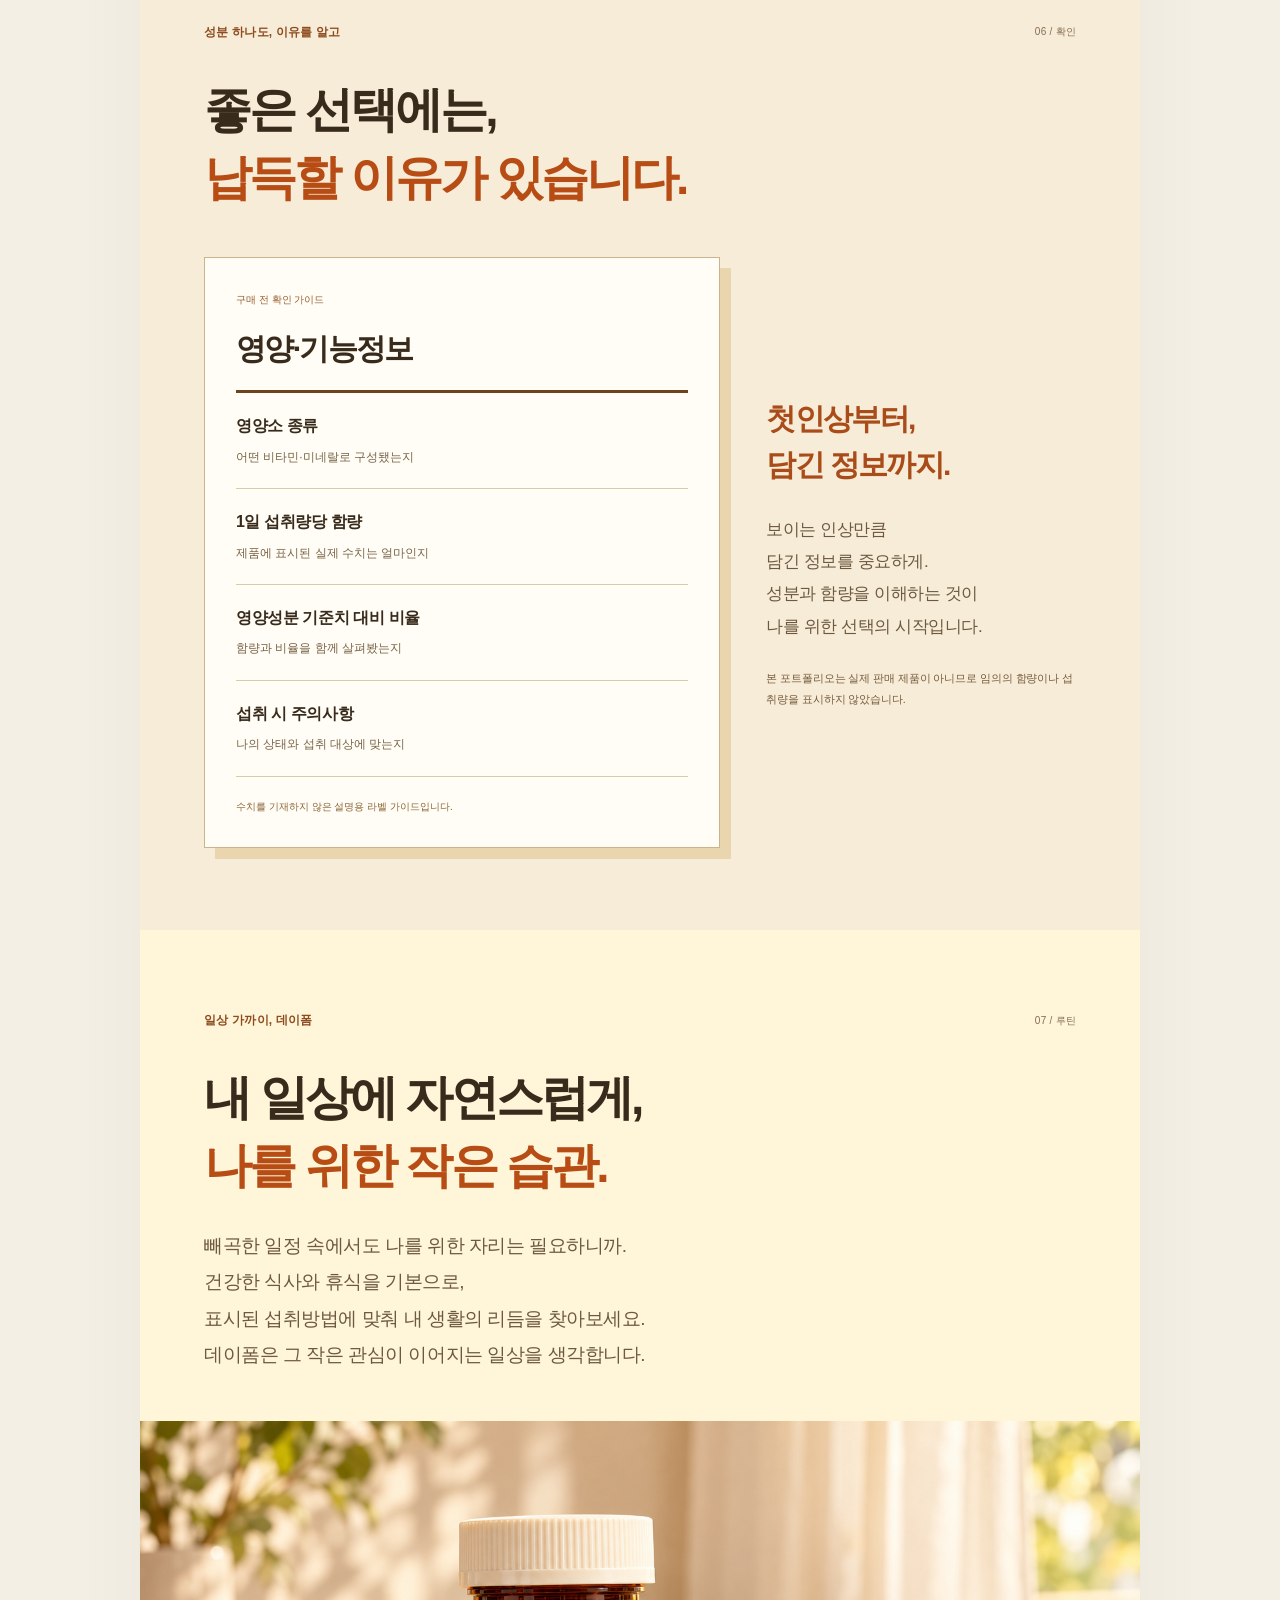
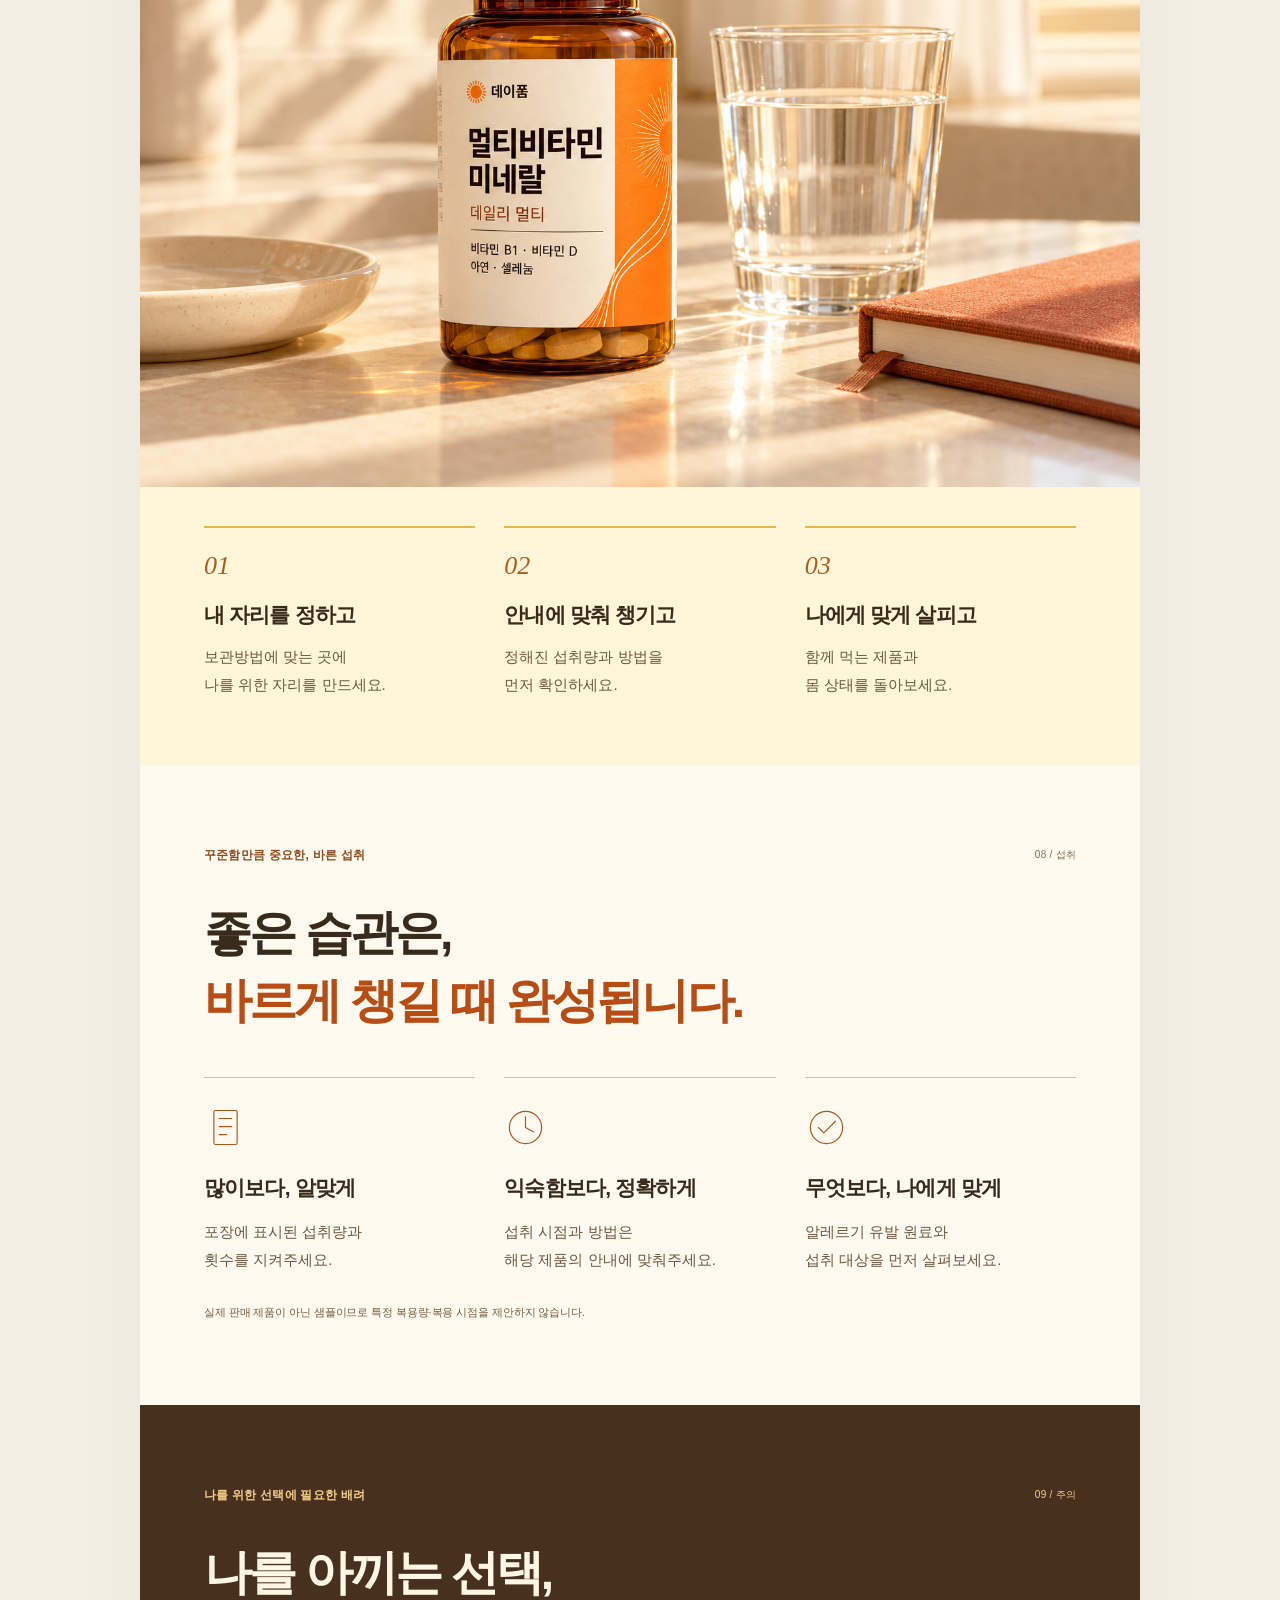
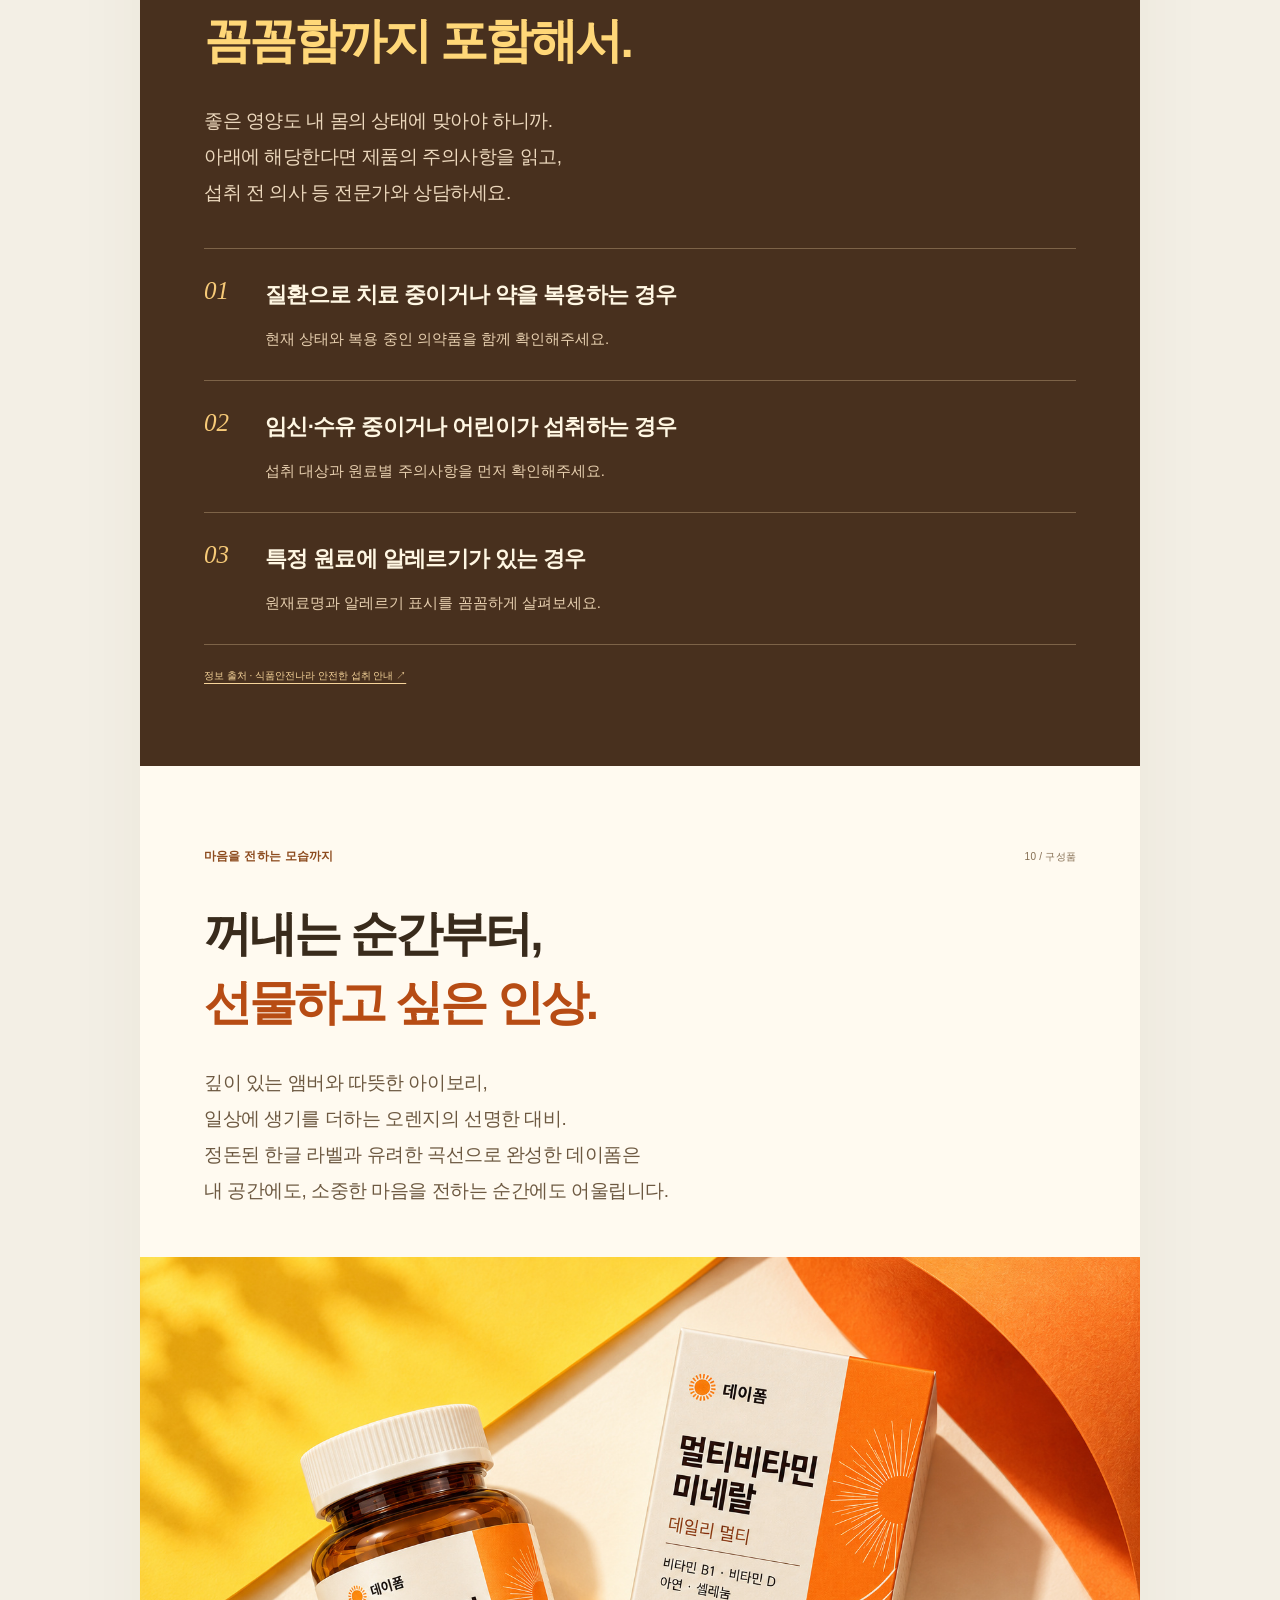
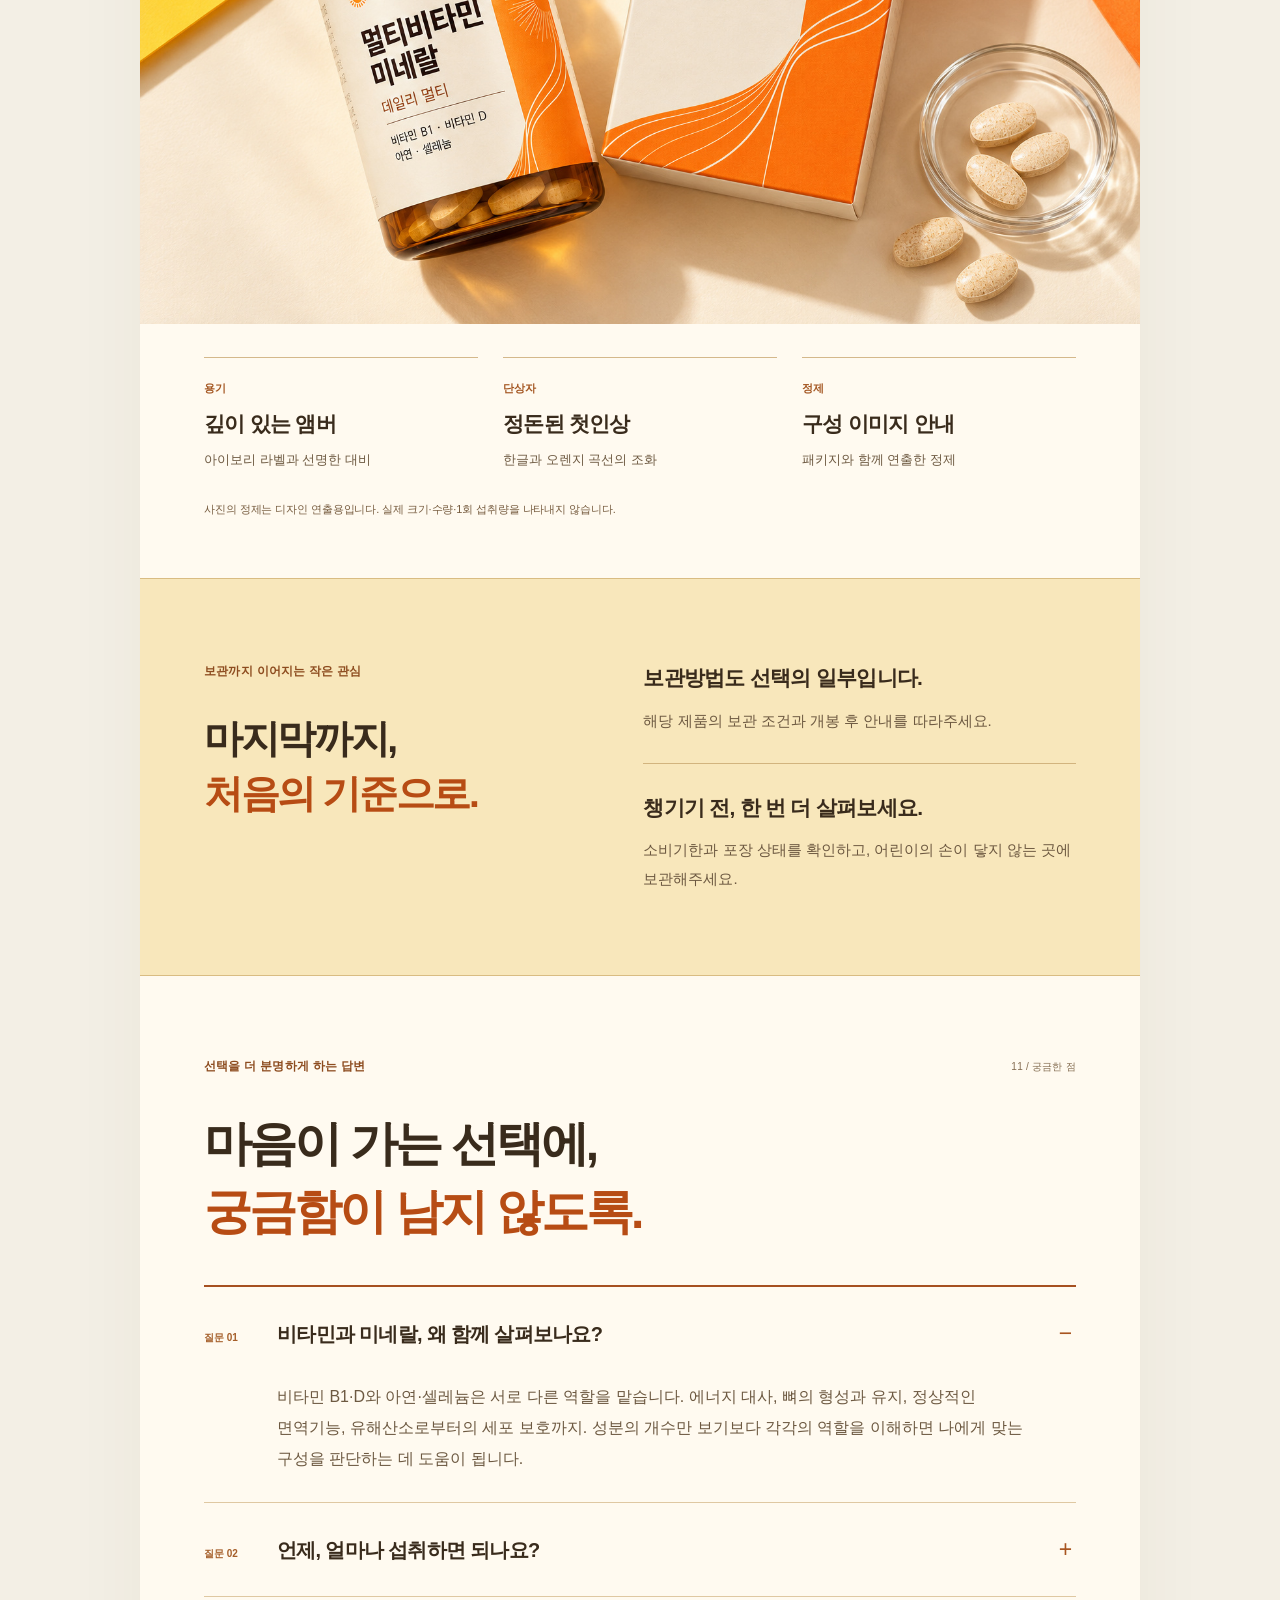
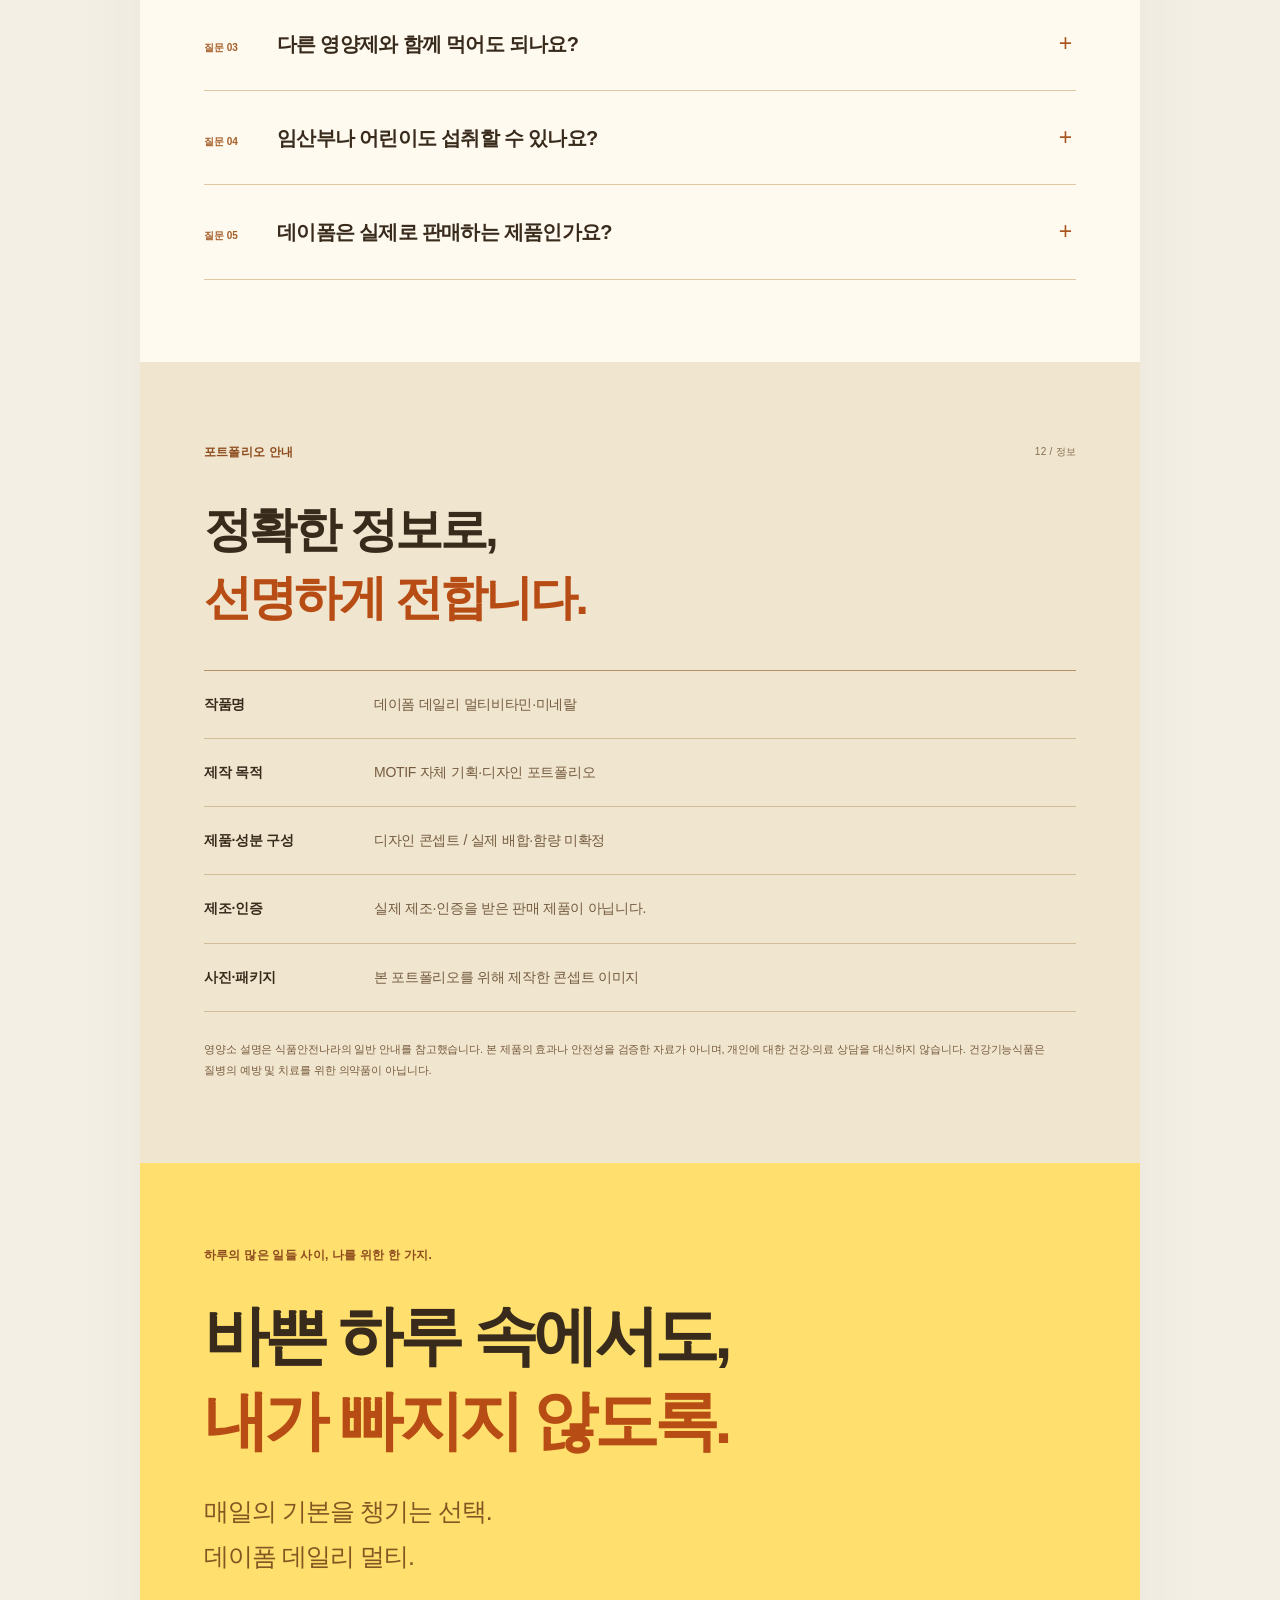
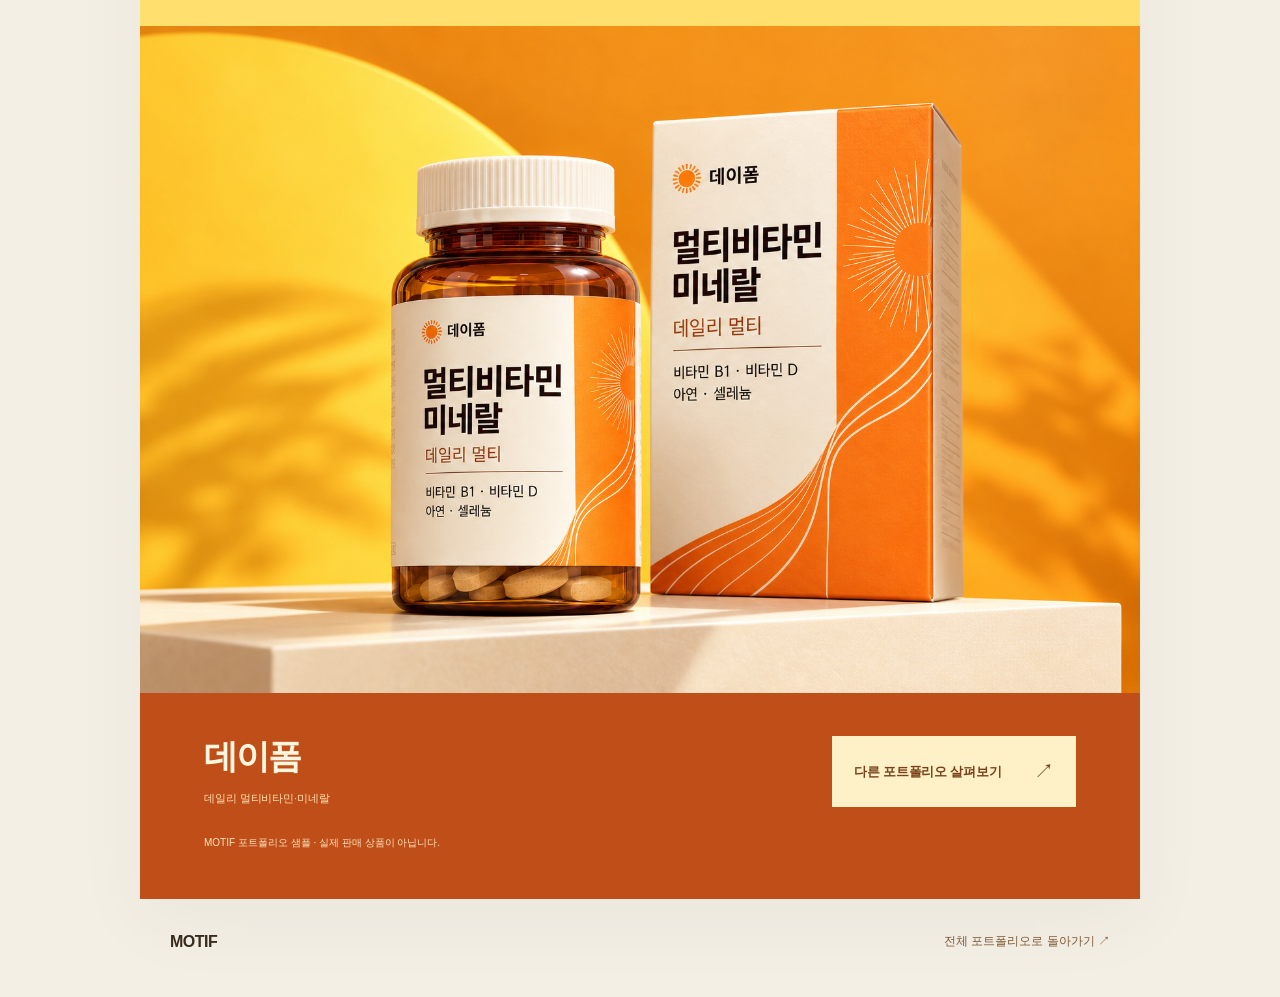
<file: supplement.html>
<!doctype html>
<html lang="ko">
<head>
<meta charset="utf-8"><meta name="viewport" content="width=device-width,initial-scale=1"><meta name="theme-color" content="#fff0a8">
<title>데이폼 멀티비타민 | MOTIF 고급형 포트폴리오</title>
<meta name="description" content="바쁜 하루에도, 나를 챙기는 기본. 비타민 B1·D와 아연·셀레늄의 역할, 일상에 어울리는 앰버 패키지를 담은 데이폼 데일리 멀티. MOTIF의 고급형 자체 포트폴리오 샘플입니다.">
<meta property="og:title" content="데이폼 멀티비타민 | MOTIF"><meta property="og:image" content="https://july061400-coder.github.io/motif-portfolio/dayform/hero-v05.jpg">
<link rel="icon" href="favicon.svg" type="image/svg+xml"><link rel="stylesheet" href="supplement-review-v05.css?v=6"><link rel="stylesheet" href="dayform-full-v06.css?v=6">
<script>if(new URLSearchParams(location.search).get('export')==='1')document.documentElement.classList.add('export-view');</script>
</head>
<body class="vitamin-body">
<a class="v-skip" href="#main">본문으로 건너뛰기</a>
<header class="review-note"><a href="index.html">MOTIF</a><span>포트폴리오 샘플 / 건강기능식품 고급형</span></header>
<nav class="v-return" aria-label="포트폴리오 이동"><a href="index.html">← 전체 포트폴리오 보기</a><a href="#faq">자주 묻는 질문 ↓</a></nav>
<svg class="f-symbols" xmlns="http://www.w3.org/2000/svg" aria-hidden="true"><defs>
<symbol id="f-label" viewBox="0 0 48 48"><rect x="11" y="5" width="26" height="38" rx="2"/><path d="M17 14h14M17 23h14M17 32h8"/></symbol>
<symbol id="f-clock" viewBox="0 0 48 48"><circle cx="24" cy="24" r="18"/><path d="M24 12v12l9 5"/></symbol>
<symbol id="f-check" viewBox="0 0 48 48"><circle cx="24" cy="24" r="18"/><path d="m15 24 6 6 13-13"/></symbol>
</defs></svg>
<main class="vitamin-review vitamin-full" id="main">
<!-- 01 · 승인된 사진과 디자인 유지 / 구매자 관점의 v07 카피 -->
<section class="v-hero" id="hero" aria-labelledby="v-title" data-section="01">
<div class="v-brand"><a href="#hero" class="v-logo"><i aria-hidden="true"></i>데이폼</a><span>매일의 기본, 나를 위한 선택.</span></div>
<div class="v-hero-copy"><span class="v-eyebrow">데이폼 데일리 멀티</span><h1 id="v-title">바쁜 하루에도,<br> <em>나를 챙기는 기본.</em></h1><p>에너지 대사부터 뼈·면역·항산화까지.<br> 매일의 기본을 생각한 비타민·미네랄.</p><div class="v-tag-row"><span>멀티비타민</span><b aria-hidden="true">×</b><span>미네랄</span></div></div>
<div class="v-product"><img src="dayform/hero-v05.jpg" alt="데이폼 멀티비타민의 앰버 영양제 용기와 한글 오렌지 패키지" width="1122" height="1402" fetchpriority="high"></div>
<div class="v-ribbon" aria-label="비타민과 미네랄, 매일을 위한 영양 루틴"><span>비타민과 미네랄</span><i aria-hidden="true">✳</i><span>매일을 위한 영양 루틴</span><i aria-hidden="true">✳</i><span>데이폼 데일리 멀티</span></div>
</section>
<!-- 02 · 구매자의 일상에 공감하고 브랜드의 가치를 제시 -->
<section class="v-intro" id="intro" data-section="02">
<div class="v-section-top"><span>나를 챙기는 일의 시작</span><span>01 / 기준</span></div>
<h2>끼니는 챙겨도,<br> 영양까지 <em>챙겼을까요.</em></h2>
<p>서둘러 마친 식사, 익숙한 메뉴의 반복.<br> 오늘의 영양이 마음에 걸렸다면,<br> 더 복잡한 계획보다 나를 살피는 작은 습관부터.<br> 데이폼은 그 일상의 시작을 제안합니다.</p>
<div class="v-three"><article><span>01</span><h3>기본을 넓게</h3><p>에너지 대사·뼈·면역·항산화,<br> 각기 다른 영양의 역할.</p></article><article><span>02</span><h3>선택은 분명하게</h3><p>성분명에서 멈추지 않고<br> 구성의 의미까지.</p></article><article><span>03</span><h3>습관은 가볍게</h3><p>일상 가까이 두고<br> 나를 챙기는 작은 시간.</p></article></div>
</section>
<!-- 03 · 수치를 조작하지 않는 영양소 일반 정보 -->
<section class="v-formula" id="formula" data-section="03">
<div class="v-section-top"><span>영양소 구성 콘셉트</span><span>02 / 영양소</span></div>
<h2>서로 다른 네 가지 역할,<br> <em>매일의 기본을 이루다.</em></h2>
<p class="f-copy">에너지 대사, 뼈의 형성과 유지,<br> 정상적인 면역기능과 유해산소로부터의 세포 보호.<br> 이름을 넘어 역할을 이해하면, 구성의 의미가 보입니다.</p>
<div class="v-element-grid">
<article><span>비타민 B1</span><b>B<sub>1</sub></b><h3>에너지 대사의 기본</h3><p>탄수화물과 에너지 대사에<br> 필요한 비타민입니다.</p></article>
<article><span>비타민 D</span><b>D</b><h3>뼈를 위한 영양</h3><p>칼슘·인의 흡수와 이용,<br> 뼈의 형성과 유지에 필요합니다.</p></article>
<article><span>아연</span><b>Zn</b><h3>정상적인 면역기능</h3><p>정상적인 면역기능과<br> 정상적인 세포분열에 필요합니다.</p></article>
<article><span>셀레늄</span><b>Se</b><h3>세포를 위한 항산화</h3><p>유해산소로부터 세포를<br> 보호하는 데 필요합니다.</p></article>
</div>
<p class="v-footnote">영양소의 일반적 기능을 설명한 구성 콘셉트입니다. 실제 함유·함량 및 기능성이 검증된 판매 제품은 아닙니다.</p>
<a class="v-source" href="https://www.foodsafetykorea.go.kr/portal/board/boardDetail.do?bbs_no=bbs464&amp;menu_grp=MENU_NEW01&amp;menu_no=3811&amp;ntctxt_no=1070220" target="_blank" rel="noopener noreferrer">정보 출처 · 식품안전나라 영양소 기능 안내 ↗</a>
</section>
<!-- 04 · 제품 디테일 / 전문 인쇄 패키지의 물성 -->
<section class="f-detail" id="detail" data-section="04"><div class="f-section f-detail-copy"><div class="v-section-top"><span>매일 곁에 두고 싶은 이유</span><span>03 / 패키지</span></div><h2>곁에 두는 한 병,<br> <em>나를 챙기는 취향.</em></h2><p class="f-copy">하루가 머무는 공간 가까이에,<br> 나를 위한 한 자리를 남겨보세요.<br> 깊이 있는 앰버와 선명한 오렌지가<br> 건강을 생각하는 마음에<br> 당신의 취향까지 더합니다.</p><div class="f-type-line"><b>데이폼</b><span>멀티비타민 · 미네랄</span></div></div><div class="f-photo f-photo-detail"><img src="dayform/macro-v06.jpg" alt="앰버 용기와 아이보리 라벨, 오렌지 곡선 그래픽의 데이폼 제품 디테일" width="1536" height="1024"></div></section>
<!-- 05 · 구성 정보를 읽는 순서: 명확한 네이티브 도식 -->
<section class="f-map f-section" id="composition" data-section="05"><div class="v-section-top"><span>데이폼이 생각하는 멀티</span><span>04 / 구성</span></div><h2>많이 담았다는 말보다,<br> <em>왜 담았는지가 먼저.</em></h2><p class="f-copy">데이폼이 생각하는 멀티의 가치는 성분 이름의 개수가 아닙니다.<br> 서로 다른 영양소의 역할을 이해하고,<br> 내 생활과 식습관에 맞는 선택을 하는 것.<br> 나를 위한 한 병은 그 질문에서 시작됩니다.</p><div class="f-map-flow"><article><span>01</span><h3>기본의 역할</h3><p>각 영양소의 기능</p></article><b aria-hidden="true">→</b><article><span>02</span><h3>나에게 맞는 구성</h3><p>식습관·중복 성분 점검</p></article><b aria-hidden="true">→</b><article><span>03</span><h3>이어가는 습관</h3><p>내 생활에 맞는 섭취</p></article></div><div class="f-map-bottom"><strong>더 많은 것보다, 나에게 필요한 것을 분명하게.</strong><p>일상에 맞는 선택을 위해 구성·함량·주의사항을 함께 살펴보세요.</p></div></section>
<!-- 06 · 선택 가이드 / 인간적인 제품 스케일 -->
<section class="f-selection f-section" id="selection" data-section="06"><div class="v-section-top"><span>당신의 일상에 건네는 제안</span><span>05 / 선택</span></div><h2>영양이 마음에 걸릴 때,<br> <em>데이폼을 떠올려보세요.</em></h2><div class="f-selection-grid"><div class="f-photo f-hand"><img src="dayform/hand-v06.jpg" alt="한글 라벨의 앰버 데이폼 영양제 용기를 편안하게 든 손" width="1122" height="1402"></div><div class="f-guide"><article><span>식사가 불규칙한 일상</span><h3>매번 균형 잡힌 식사가 어렵다면</h3><p>서둘러 마친 끼니와 비슷한 메뉴가 반복될 때. 식습관을 돌아보고, 내게 필요한 영양을 점검하는 작은 계기를 만들어보세요.</p></article><article><span>영양제 선택의 시작</span><h3>성분명은 많고, 선택은 어렵다면</h3><p>무엇이 들어 있는지만큼 왜 필요한지도 중요하니까. 에너지 대사·뼈·면역·항산화, 네 가지 역할을 중심으로 구성을 이해해보세요.</p></article><article><span>나를 위한 작은 약속</span><h3>거창한 계획보다 꾸준함을 원한다면</h3><p>바쁜 하루에도 나를 살피는 시간은 남겨두세요. 생활에 어울리는 한 병과 함께, 내 몸에 관심을 기울이는 습관부터 시작해보세요.</p></article></div></div><p class="f-small f-top-gap">균형 잡힌 식사를 기본으로 필요한 영양을 점검하는 데일리 멀티 콘셉트입니다. 특정 생활습관만으로 영양 결핍이나 섭취 필요성이 정해지는 것은 아닙니다.</p></section>
<!-- 07 · 실제 함량을 만들지 않는 라벨 가이드 -->
<section class="f-label f-section" id="label" data-section="07"><div class="v-section-top"><span>성분 하나도, 이유를 알고</span><span>06 / 확인</span></div><h2>좋은 선택에는,<br> <em>납득할 이유가 있습니다.</em></h2><div class="f-label-grid"><div class="f-label-sheet"><span>구매 전 확인 가이드</span><h3>영양·기능정보</h3><dl><div><dt>영양소 종류</dt><dd>어떤 비타민·미네랄로 구성됐는지</dd></div><div><dt>1일 섭취량당 함량</dt><dd>제품에 표시된 실제 수치는 얼마인지</dd></div><div><dt>영양성분 기준치 대비 비율</dt><dd>함량과 비율을 함께 살펴봤는지</dd></div><div><dt>섭취 시 주의사항</dt><dd>나의 상태와 섭취 대상에 맞는지</dd></div></dl><p>수치를 기재하지 않은 설명용 라벨 가이드입니다.</p></div><div class="f-label-side"><span class="f-display">첫인상부터,<br> 담긴 정보까지.</span><p class="f-copy">보이는 인상만큼<br> 담긴 정보를 중요하게.<br> 성분과 함량을 이해하는 것이<br> 나를 위한 선택의 시작입니다.</p><span class="f-small">본 포트폴리오는 실제 판매 제품이 아니므로 임의의 함량이나 섭취량을 표시하지 않았습니다.</span></div></div></section>
<!-- 08 · 생활 장면 / 균등 정렬된 루틴 -->
<section class="f-routine" id="routine" data-section="08"><div class="f-section f-routine-heading"><div class="v-section-top"><span>일상 가까이, 데이폼</span><span>07 / 루틴</span></div><h2>내 일상에 자연스럽게,<br> <em>나를 위한 작은 습관.</em></h2><p class="f-copy">빼곡한 일정 속에서도 나를 위한 자리는 필요하니까.<br> 건강한 식사와 휴식을 기본으로,<br> 표시된 섭취방법에 맞춰 내 생활의 리듬을 찾아보세요.<br> 데이폼은 그 작은 관심이 이어지는 일상을 생각합니다.</p></div><div class="f-photo f-wide"><img src="dayform/routine-v06.jpg" alt="햇살이 드는 일상 공간의 데이폼 영양제와 물 한 잔" width="1536" height="1024"></div><div class="f-routine-steps"><article><span>01</span><h3>내 자리를 정하고</h3><p>보관방법에 맞는 곳에<br> 나를 위한 자리를 만드세요.</p></article><article><span>02</span><h3>안내에 맞춰 챙기고</h3><p>정해진 섭취량과 방법을<br> 먼저 확인하세요.</p></article><article><span>03</span><h3>나에게 맞게 살피고</h3><p>함께 먹는 제품과<br> 몸 상태를 돌아보세요.</p></article></div></section>
<!-- 09 · 제품별 섭취 안내 -->
<section class="f-intake f-section" id="intake" data-section="09"><div class="v-section-top"><span>꾸준함만큼 중요한, 바른 섭취</span><span>08 / 섭취</span></div><h2>좋은 습관은,<br> <em>바르게 챙길 때 완성됩니다.</em></h2><div class="f-intake-grid"><article><svg><use href="#f-label"/></svg><h3>많이보다, 알맞게</h3><p>포장에 표시된 섭취량과<br> 횟수를 지켜주세요.</p></article><article><svg><use href="#f-clock"/></svg><h3>익숙함보다, 정확하게</h3><p>섭취 시점과 방법은<br> 해당 제품의 안내에 맞춰주세요.</p></article><article><svg><use href="#f-check"/></svg><h3>무엇보다, 나에게 맞게</h3><p>알레르기 유발 원료와<br> 섭취 대상을 먼저 살펴보세요.</p></article></div><p class="f-small f-top-gap">실제 판매 제품이 아닌 샘플이므로 특정 복용량·복용 시점을 제안하지 않습니다.</p></section>
<!-- 10 · 안전 정보 / 화려한 레이아웃 안에서도 가독성 우선 -->
<section class="f-caution f-section" id="caution" data-section="10"><div class="v-section-top"><span>나를 위한 선택에 필요한 배려</span><span>09 / 주의</span></div><h2>나를 아끼는 선택,<br> <em>꼼꼼함까지 포함해서.</em></h2><p class="f-copy">좋은 영양도 내 몸의 상태에 맞아야 하니까.<br> 아래에 해당한다면 제품의 주의사항을 읽고,<br> 섭취 전 의사 등 전문가와 상담하세요.</p><div class="f-caution-list"><article><b>01</b><div><h3>질환으로 치료 중이거나 약을 복용하는 경우</h3><p>현재 상태와 복용 중인 의약품을 함께 확인해주세요.</p></div></article><article><b>02</b><div><h3>임신·수유 중이거나 어린이가 섭취하는 경우</h3><p>섭취 대상과 원료별 주의사항을 먼저 확인해주세요.</p></div></article><article><b>03</b><div><h3>특정 원료에 알레르기가 있는 경우</h3><p>원재료명과 알레르기 표시를 꼼꼼하게 살펴보세요.</p></div></article></div><a class="v-source" href="https://www.foodsafetykorea.go.kr/portal/board/boardDetail.do?bbs_no=bbs464&amp;menu_grp=MENU_NEW01&amp;menu_no=3811&amp;ntctxt_no=1070219" target="_blank" rel="noopener noreferrer">정보 출처 · 식품안전나라 안전한 섭취 안내 ↗</a></section>
<!-- 11 · 같은 제품 정체성을 유지하는 패키지 플랫레이 -->
<section class="f-package" id="package" data-section="11"><div class="f-section f-package-heading"><div class="v-section-top"><span>마음을 전하는 모습까지</span><span>10 / 구성품</span></div><h2>꺼내는 순간부터,<br> <em>선물하고 싶은 인상.</em></h2><p class="f-copy">깊이 있는 앰버와 따뜻한 아이보리,<br> 일상에 생기를 더하는 오렌지의 선명한 대비.<br> 정돈된 한글 라벨과 유려한 곡선으로 완성한 데이폼은<br> 내 공간에도, 소중한 마음을 전하는 순간에도 어울립니다.</p></div><div class="f-photo f-wide"><img src="dayform/flatlay-v06.jpg" alt="데이폼 앰버 용기와 오렌지 단상자, 정제 콘셉트의 전체 패키지 구성" width="1536" height="1024"></div><div class="f-package-labels"><article><span>용기</span><h3>깊이 있는 앰버</h3><p>아이보리 라벨과 선명한 대비</p></article><article><span>단상자</span><h3>정돈된 첫인상</h3><p>한글과 오렌지 곡선의 조화</p></article><article><span>정제</span><h3>구성 이미지 안내</h3><p>패키지와 함께 연출한 정제</p></article></div><p class="f-small f-package-note">사진의 정제는 디자인 연출용입니다. 실제 크기·수량·1회 섭취량을 나타내지 않습니다.</p></section>
<!-- 12 · 보관 / 짧고 분명한 2열 -->
<section class="f-storage f-section" id="storage" data-section="12"><div><span class="f-kicker">보관까지 이어지는 작은 관심</span><h2>마지막까지,<br> <em>처음의 기준으로.</em></h2></div><div><article><h3>보관방법도 선택의 일부입니다.</h3><p>해당 제품의 보관 조건과 개봉 후 안내를 따라주세요.</p></article><article><h3>챙기기 전, 한 번 더 살펴보세요.</h3><p>소비기한과 포장 상태를 확인하고, 어린이의 손이 닿지 않는 곳에 보관해주세요.</p></article></div></section>
<!-- 13 · 실제 여닫는 FAQ / 내보내기 시 전체 펼침 -->
<section class="f-faq f-section" id="faq" data-section="13"><div class="v-section-top"><span>선택을 더 분명하게 하는 답변</span><span>11 / 궁금한 점</span></div><h2>마음이 가는 선택에,<br> <em>궁금함이 남지 않도록.</em></h2><div class="f-faq-list">
<details open><summary><span>질문 01</span>비타민과 미네랄, 왜 함께 살펴보나요?</summary><div><p>비타민 B1·D와 아연·셀레늄은 서로 다른 역할을 맡습니다. 에너지 대사, 뼈의 형성과 유지, 정상적인 면역기능, 유해산소로부터의 세포 보호까지. 성분의 개수만 보기보다 각각의 역할을 이해하면 나에게 맞는 구성을 판단하는 데 도움이 됩니다.</p></div></details>
<details><summary><span>질문 02</span>언제, 얼마나 섭취하면 되나요?</summary><div><p>좋은 습관의 시작은 알맞게 챙기는 것입니다. 실제 제품 포장에 표시된 섭취량과 방법을 따라주세요. 본 샘플에서는 특정 복용량이나 식전·식후 섭취를 지정하지 않습니다.</p></div></details>
<details><summary><span>질문 03</span>다른 영양제와 함께 먹어도 되나요?</summary><div><p>더하는 것만큼 겹치는 성분을 확인하는 일도 중요합니다. 함께 섭취하려는 제품의 영양소 종류와 함량을 비교하고, 의약품을 복용 중이거나 질환이 있다면 섭취 전에 의사와 상담하세요.</p></div></details>
<details><summary><span>질문 04</span>임산부나 어린이도 섭취할 수 있나요?</summary><div><p>제품마다 섭취 대상과 주의사항이 다릅니다. 임신·수유 중이거나 어린이가 섭취할 경우에는 해당 제품의 표시사항을 확인하고 전문가와 먼저 상담하세요. 개인의 상태에 맞는 선택이 우선입니다.</p></div></details>
<details><summary><span>질문 05</span>데이폼은 실제로 판매하는 제품인가요?</summary><div><p>데이폼은 MOTIF가 기획·디자인한 자체 포트폴리오 샘플입니다. 사진의 용기·상자·정제는 연출 이미지이며, 실제 제조·인증·함량이 확인된 판매 제품이 아닙니다. 주문·판매·결제는 제공하지 않습니다.</p></div></details>
</div></section>
<!-- 14 · 사실과 콘셉트를 명확히 구분 -->
<section class="f-information f-section" id="information" data-section="14"><div class="v-section-top"><span>포트폴리오 안내</span><span>12 / 정보</span></div><h2>정확한 정보로,<br> <em>선명하게 전합니다.</em></h2><dl><div><dt>작품명</dt><dd>데이폼 데일리 멀티비타민·미네랄</dd></div><div><dt>제작 목적</dt><dd>MOTIF 자체 기획·디자인 포트폴리오</dd></div><div><dt>제품·성분 구성</dt><dd>디자인 콘셉트 / 실제 배합·함량 미확정</dd></div><div><dt>제조·인증</dt><dd>실제 제조·인증을 받은 판매 제품이 아닙니다.</dd></div><div><dt>사진·패키지</dt><dd>본 포트폴리오를 위해 제작한 콘셉트 이미지</dd></div></dl><p class="f-small f-top-gap">영양소 설명은 식품안전나라의 일반 안내를 참고했습니다. 본 제품의 효과나 안전성을 검증한 자료가 아니며, 개인에 대한 건강·의료 상담을 대신하지 않습니다. 건강기능식품은 질병의 예방 및 치료를 위한 의약품이 아닙니다.</p></section>
<!-- 15 · 마지막 캠페인 이미지와 실제 동작하는 포트폴리오 CTA -->
<section class="f-close" id="close" data-section="15"><div class="f-section f-close-heading"><span class="f-kicker">하루의 많은 일들 사이, 나를 위한 한 가지.</span><p class="f-close-display">바쁜 하루 속에서도,<br> <em>내가 빠지지 않도록.</em></p><h2>매일의 기본을 챙기는 선택.<br> 데이폼 데일리 멀티.</h2></div><div class="f-photo f-wide"><img src="dayform/closing-v06.jpg" alt="오렌지와 옐로 무대 위 데이폼 앰버 영양제와 브랜드 단상자" width="1536" height="1024"></div><div class="f-close-bottom"><strong>데이폼<span>데일리 멀티비타민·미네랄</span></strong><a class="f-cta" href="index.html">다른 포트폴리오 살펴보기 <b aria-hidden="true">↗</b></a><p>MOTIF 포트폴리오 샘플 · 실제 판매 상품이 아닙니다.</p></div></section>
</main>
<footer class="review-footer"><strong>MOTIF</strong><a href="index.html">전체 포트폴리오로 돌아가기 ↗</a></footer>
<script src="dayform-full-v06.js"></script>
</body></html>
</file>
<file: styles.css>
:root{color-scheme:light;--ink:#17212d;--muted:#67727a;--line:#d9dedf;--paper:#f5f6f3;--white:#fff;--accent:#31556a;font-family:-apple-system,BlinkMacSystemFont,"Apple SD Gothic Neo","Noto Sans KR",Arial,sans-serif}
*{box-sizing:border-box}
html{scroll-behavior:smooth}
body{margin:0;background:var(--paper);color:var(--ink)}
a{color:inherit;text-decoration:none}
img{display:block;max-width:100%}
.shell{width:min(100% - 72px,1380px);margin:auto}
.site-header{border-bottom:1px solid var(--line);background:#ffffffeb}
.site-header .shell{min-height:88px;display:flex;align-items:center;justify-content:space-between;gap:24px}
.wordmark{font-size:24px;font-weight:800;letter-spacing:-.035em;white-space:nowrap}
.wordmark span{color:var(--accent)}
.header-note{font-size:13px;font-weight:600;letter-spacing:.15em;color:var(--muted)}
.intro{padding:76px 0 47px;display:grid;grid-template-columns:1.3fr .7fr;gap:40px;align-items:end}
.eyebrow{display:block;color:var(--accent);font-size:13px;font-weight:700;letter-spacing:.16em}
h1,h2,h3,p{margin:0}
.intro h1{font-size:clamp(48px,5.4vw,82px);line-height:1.08;letter-spacing:-.075em;font-weight:700;margin-top:21px}
.intro p{max-width:360px;font-size:17px;line-height:1.75;color:#52616b;word-break:keep-all;padding-bottom:7px}
.work-count{display:flex;align-items:center;justify-content:space-between;border-top:1px solid var(--ink);padding:16px 0 21px;font-size:13px;font-weight:650;letter-spacing:.02em}
.work-count span:last-child{color:var(--muted);font-weight:500}
.work-grid{display:grid;grid-template-columns:repeat(3,minmax(0,1fr));gap:18px}
.work-grid--four{grid-template-columns:repeat(4,minmax(0,1fr))}
.work-grid--four .work-image{height:auto;aspect-ratio:4/5}
.work-grid--four .work-info h2{font-size:clamp(23px,2.1vw,30px)}
.work-grid--five .work-image{height:auto;aspect-ratio:4/5}
.work-grid--five .work-info h2{font-size:clamp(23px,2.1vw,30px)}
.work-grid--six .work-image{height:auto;aspect-ratio:4/5}
.work-grid--six .work-info h2{font-size:clamp(23px,2.1vw,30px)}
.work-grid--seven .headphones{grid-column:1/-1;display:grid;grid-template-columns:1fr 1fr;align-items:center;background:#e8edf0}
.work-grid--seven .headphones .work-image{aspect-ratio:4/3;background:#272b2e}
.work-grid--seven .headphones .work-image img{object-fit:contain}
.work-grid--seven .headphones .work-info{padding:32px 44px;border:0}
.work-grid--seven .headphones .work-info h2{font-size:clamp(27px,3vw,42px);line-height:1.25;margin:22px 0 18px}
.work-card.supplement .work-image img{object-position:center center}
.work-card{display:block;min-width:0;transition:transform .25s ease}
.work-card:hover{transform:translateY(-5px)}
.work-card:focus-visible,.back-link:focus-visible{outline:3px solid var(--accent);outline-offset:5px}
.work-image{height:clamp(300px,33vw,480px);overflow:hidden;background:#d7d8d4;position:relative}
.work-image img{width:100%;height:100%;object-fit:cover;transition:transform .55s ease}
.work-card:hover .work-image img{transform:scale(1.035)}
.work-card.beauty .work-image img{object-position:center 18%}
.work-card.coffee .work-image img{object-position:53% center}
.work-card.corn .work-image img{object-position:center center}
.work-info{padding:21px 1px 24px;border-bottom:1px solid var(--line)}
.work-top{display:flex;align-items:center;justify-content:space-between;gap:14px;color:var(--accent);font-size:13px;font-weight:700;letter-spacing:.05em}
.work-top b{font-size:21px;line-height:1;font-weight:400}
.work-info h2{font-size:clamp(24px,2.3vw,34px);line-height:1.2;letter-spacing:-.055em;margin:14px 0 8px;word-break:keep-all}
.work-info p{font-size:15px;line-height:1.7;color:var(--muted);word-break:keep-all}
.footer{padding:67px 0 35px;display:flex;align-items:end;justify-content:space-between;gap:30px;color:var(--muted);font-size:13px;line-height:1.65}
.footer strong{display:block;color:var(--ink);font-size:15px;margin-bottom:4px}
.footer span{text-align:right}
.project-intro{padding:69px 0 40px;display:grid;grid-template-columns:1fr .65fr;gap:50px;align-items:end}
.project-intro h1{font-size:clamp(52px,7vw,100px);line-height:1;letter-spacing:-.065em;margin-top:17px}
.project-intro p{font-size:17px;line-height:1.75;color:#4f6069;word-break:keep-all;padding-bottom:7px}
.back-link{display:inline-flex;align-items:center;gap:8px;font-size:14px;font-weight:650;color:var(--accent)}
.detail-nav{padding-top:25px}
.project-meta{border-top:1px solid var(--ink);display:flex;gap:22px;justify-content:space-between;padding:17px 0 22px;color:var(--muted);font-size:13px}
.project-image{width:min(100%,860px);height:auto;margin:0 auto;background:#fff;box-shadow:0 22px 70px #15253418}
.project-stage{padding:0 0 75px}
.project-end{text-align:center;padding:32px 0 68px}
.project-end .back-link{border-bottom:1px solid currentColor;padding-bottom:5px}
@media(max-width:900px){.intro,.project-intro{grid-template-columns:1fr;gap:18px}.intro{padding-top:57px}.intro p,.project-intro p{max-width:680px}.work-grid{grid-template-columns:repeat(2,minmax(0,1fr))}.work-image{height:440px}}
@media(max-width:620px){.shell{width:min(100% - 32px,1380px)}.site-header .shell{min-height:66px}.wordmark{font-size:20px}.header-note{font-size:11px;letter-spacing:.08em}.intro{padding:44px 0 34px}.intro h1{font-size:clamp(43px,11vw,63px);margin-top:15px}.intro p{font-size:16px}.work-grid{grid-template-columns:1fr;gap:27px}.work-image{height:min(116vw,500px)}.work-info{padding-top:18px}.work-info h2{font-size:28px}.footer{padding:50px 0 27px;display:block}.footer span{display:block;text-align:left;margin-top:14px}.project-intro{padding:45px 0 30px;gap:18px}.project-intro h1{font-size:clamp(47px,13vw,70px)}.project-intro p{font-size:16px}.project-meta{display:block;line-height:1.6}.project-meta span{display:block}.project-stage{padding-bottom:45px}}
@media(prefers-reduced-motion:reduce){html{scroll-behavior:auto}.work-card,.work-image img{transition:none}}

.skip-link{position:fixed;left:16px;top:12px;padding:12px 18px;z-index:10;background:var(--ink);color:#fff;transform:translateY(-160%)}
.skip-link:focus{transform:translateY(0)}
.project-intro .project-title--wide{font-size:clamp(38px,5.3vw,76px);line-height:1.13;word-break:keep-all}
.project-intro .project-title--korean{font-size:clamp(48px,6vw,84px);line-height:1.15;word-break:keep-all}
.sample-banner{max-width:860px;margin:0 auto;padding:16px 22px;background:#4d111b;color:#fff8f3;display:flex;align-items:center;justify-content:space-between;gap:16px;font-size:12px;letter-spacing:.06em}
.sample-banner span{font-size:11px;color:#e5cbd0}
.retired-page{padding-top:15vh;padding-bottom:10vh}.retired-page h1{font-size:clamp(36px,6vw,72px);line-height:1.2;margin:24px 0}.retired-page p{margin:24px 0 32px}
@media(max-width:420px){.header-note{font-size:9px;letter-spacing:.04em}.sample-banner{padding:13px 14px;font-size:11px}.sample-banner span{font-size:9px}.project-intro .project-title--wide{font-size:38px}}
@media(max-width:900px){.work-grid--seven .headphones .work-info{padding:26px}}
@media(max-width:620px){.work-grid--seven .headphones{display:block}.work-grid--seven .headphones .work-image{aspect-ratio:4/5}.work-grid--seven .headphones .work-info{padding:23px 20px 28px}.work-grid--seven .headphones .work-info h2{font-size:28px;margin:17px 0 12px}}
</file>
<file: herave-full-v03.css>
/* heravé full detail v03 — fourteen original content blocks; all text / icons native. */
.herave-page{--h-forest:#243b2a;--h-olive:#566345;--h-cream:#f4f2e9;--h-line:#d9ddcc;--h-ink:#263328;background:#f7f7f2;color:var(--h-ink)}
.herave-page .wordmark{color:#253429}.herave-page .header-note{color:#56624e}.herave-page .site-header{background:#f7f7f2;border-color:var(--h-line)}
.h-symbols{position:absolute;width:0;height:0;overflow:hidden}
.h-detail{width:min(100%,960px);margin:24px auto 0;background:var(--h-cream)}
.h-detail *{min-width:0}.h-detail img{display:block;width:100%;height:100%;object-fit:cover}
.h-detail svg:not(.h-symbols){width:48px;height:48px;fill:none;stroke:currentColor;stroke-width:1.35;stroke-linecap:round;stroke-linejoin:round;flex:none}
.h-wrap{width:calc(100% - 112px);margin:0 auto}
.h-top-note{padding:17px 32px;border-bottom:1px solid var(--h-line);display:flex;align-items:center;justify-content:space-between;gap:16px;font-size:11px;line-height:1.6;color:#55614c;letter-spacing:.04em}
.h-detail h1,.h-detail h2,.h-detail h3{word-break:keep-all;overflow-wrap:break-word;letter-spacing:-.055em}
.h-detail h2{font-size:clamp(32px,4vw,49px);line-height:1.34;font-weight:650;margin:19px 0 24px}
.h-copy{font-size:18px;line-height:1.95;color:#52604e;word-break:keep-all}
.h-kicker{display:block;font-size:11px;font-weight:650;letter-spacing:.18em;line-height:1.7;color:var(--h-olive)}
.h-en{display:block;font-size:11px;font-weight:550;letter-spacing:.12em;line-height:1.8}
.h-fine{font-size:12px;line-height:1.85;color:#67715e;word-break:keep-all}
.h-light{color:#e0e8d8}
.h-section{padding:100px 0}
.h-section-heading{text-align:center;margin-bottom:48px}
.h-section-heading .h-copy{font-size:17px}
.h-short-rule{width:58px;height:1px;background:currentColor;opacity:.55;margin:30px 0}
.h-hero-grid{display:grid;grid-template-columns:1fr 1fr;background:#e9ebdd}
.h-hero-copy{padding:72px 28px 65px 52px;align-self:center}
.h-logo{font-family:Georgia,'Times New Roman',serif;font-size:62px;font-weight:400;line-height:1.1;letter-spacing:.015em}
.h-logo-sub{font-size:10px;letter-spacing:.21em;margin-top:11px;margin-bottom:62px}
.h-hero-lead{font-size:24px;line-height:1.7;letter-spacing:-.045em}
.h-hero h1{font-size:clamp(36px,4vw,52px);line-height:1.25;font-weight:750;margin:24px 0}
.h-hero .h-copy{font-size:17px}.h-hero .h-en{margin-top:38px;color:#5b6b50}
.h-hero-photo{height:850px}.h-hero-photo img{object-position:54% center}
.h-value-strip{display:grid;grid-template-columns:repeat(4,minmax(0,1fr));gap:18px;padding:34px 32px;background:#213526;color:#f1f4e6}
.h-value-strip div{text-align:center}.h-value-strip svg{margin:0 auto 14px}.h-value-strip span{display:block;font-size:13px;line-height:1.9;color:#e2e9d6}
.h-nature{position:relative;min-height:730px;background:#dce1d5;isolation:isolate}
.h-nature-photo{position:absolute;inset:0;z-index:-2}.h-nature-photo img{object-position:62% center}
.h-nature:after{content:'';position:absolute;inset:0;background:linear-gradient(90deg,rgba(248,247,238,.97),rgba(248,247,238,.83) 40%,rgba(248,247,238,.05) 85%);z-index:-1}
.h-nature-copy{padding:110px 0}.h-nature h2{font-size:51px}.h-nature .h-copy{margin:24px 0 44px}
.h-ingredients{padding:100px 0 72px;background:#233c2b;color:#f4f5e9}.h-ingredients>.h-wrap>h2{margin-bottom:26px}
.h-ingredient-grid{display:grid;grid-template-columns:repeat(3,minmax(0,1fr));gap:36px;margin-top:58px;text-align:center}
.h-ingredient-visual{width:100%;max-width:200px;aspect-ratio:1;margin:0 auto 22px;border-radius:50%;overflow:hidden;border:1px solid #8a9c78}
.h-ingredient-visual img{object-position:73% center}.h-ingredient-grid article:nth-child(2) img{object-position:36% center}
.h-ingredient-grid h3{font-size:23px;margin-bottom:12px;font-weight:550}.h-ingredient-grid p{font-size:13px;line-height:1.9;color:#d4dec9}
.h-water{background:radial-gradient(circle at 30% 20%,#dbe8de,#7a9c85 55%,#3d624c);display:grid;place-items:center;color:#f3f7ef}.h-water svg{width:90px!important;height:90px!important;stroke-width:1}
.h-ingredients .h-fine{margin-top:45px}
.h-point{display:grid;grid-template-columns:1fr 1fr;align-items:stretch;min-height:640px}
.h-point-copy{width:auto;margin:0;padding:80px 42px;align-self:center}.h-point h2{font-size:38px}
.h-point-photo{position:relative;min-height:640px}.h-point-photo>img{position:absolute;inset:0}
.h-point-green{background:#253f2c;color:#f2f4e7}.h-point-green .h-point-photo img{object-position:72% center}
.h-point-green .h-en{color:#dbe4cf}.h-point-cream{background:#f4eee3}.h-point-cream .h-point-photo img{object-position:40% center}
.h-point-soft{background:#e9ecdf}.h-point-soft .h-point-photo img{object-position:55% center}
.h-point .h-copy{font-size:17px}.h-point .h-fine{font-size:11px}
.h-lineup{background:#f8f6ee}.h-lineup-photo{max-width:720px;aspect-ratio:4/3;margin:auto;background:#ede6d8}
.h-lineup-photo img{object-fit:contain}
.h-lineup-grid{display:grid;grid-template-columns:repeat(3,minmax(0,1fr));gap:20px;text-align:center;margin-top:34px}
.h-lineup-grid .h-en{font-size:10px;color:#617251}.h-lineup-grid h3{font-size:22px;line-height:1.5;margin:13px 0}
.h-lineup-grid p{font-size:16px;line-height:1.9;color:#5d6854;word-break:keep-all}.h-lineup>.h-wrap>.h-fine{text-align:center;margin-top:36px}
.h-reasons{background:#e7ebdd}.h-reason-grid{display:grid;grid-template-columns:repeat(2,minmax(0,1fr));gap:0}
.h-reason-grid article{padding:35px 22px;text-align:center}.h-reason-grid article:nth-child(odd){border-right:1px solid #c6cfb6}.h-reason-grid article:nth-child(-n+2){border-bottom:1px solid #c6cfb6}
.h-reason-grid svg{margin:auto auto 23px;color:#4a6240}.h-reason-grid h3{font-size:21px;line-height:1.5;margin-bottom:13px}.h-reason-grid p{font-size:16px;line-height:1.8;color:#5a6852}
.h-use{background:#f8f5ee}.h-steps{display:grid;grid-template-columns:repeat(3,minmax(0,1fr));gap:22px}
.h-step-photo{aspect-ratio:4/5;background:#eadfce;overflow:hidden}.h-steps .h-kicker{margin-top:25px;font-size:10px}
.h-steps h3{font-size:21px;line-height:1.5;margin:12px 0}.h-steps p{font-size:15px;line-height:1.9;color:#5f6956;word-break:keep-all}
.h-use .h-fine{margin-top:40px}
.h-brand-grid{display:grid;grid-template-columns:1fr 1fr;background:#e9e9db}.h-brand-copy{padding:78px 42px 65px 52px;align-self:center}
.h-brand h2{font-size:40px}.h-brand .h-copy{font-size:17px}.h-brand-photo{height:660px}.h-brand-photo img{object-position:40% center}
.h-brand-values{display:grid;grid-template-columns:repeat(4,minmax(0,1fr));gap:18px;padding:36px 30px;background:#eeefe4;text-align:center}
.h-brand-values svg{margin:auto auto 15px;color:#536448}.h-brand-values p{font-size:12px;color:#556449;line-height:1.7;word-break:keep-all}
.h-recommend{display:grid;grid-template-columns:1.05fr .95fr;background:#f7f7ee}.h-recommend-copy{padding:80px 36px 70px 52px;align-self:center}.h-recommend h2{font-size:39px}
.h-recommend ul{list-style:none;margin:30px 0 0;padding:0}.h-recommend li{position:relative;padding-left:25px;font-size:16px;line-height:1.85;word-break:keep-all}.h-recommend li+li{margin-top:17px}.h-recommend li:before{content:'✓';position:absolute;left:0;top:1px;color:#576d44;font-weight:700}
.h-recommend .h-fine{margin-top:32px}.h-recommend-photo{height:700px}.h-recommend-photo img{object-position:47% center}
.h-reviews{background:#eeeade}.h-review-list{display:grid;gap:20px}.h-review-list article{display:grid;grid-template-columns:1fr 180px;gap:28px;align-items:center;padding:28px 28px 28px 34px;background:#fcfaf5;border:1px solid #d9dbce;border-radius:8px}
.h-review-list article>img{height:165px;border-radius:4px}.h-stars{color:#93610d;font-size:19px;letter-spacing:.06em}
.h-review-list p{font-size:18px;line-height:1.9;word-break:keep-all;margin:13px 0 15px;color:#4f5b49}.h-review-caption{font-size:11px;line-height:1.8;color:#6a735f}
.h-faq{background:#fafaf4}.h-faq details{border-top:1px solid #cbd2be}.h-faq details:last-child{border-bottom:1px solid #cbd2be}
.h-faq summary{display:flex;align-items:center;justify-content:space-between;gap:24px;min-height:86px;padding:23px 4px;list-style:none;font-size:18px;font-weight:550;line-height:1.7;cursor:pointer;letter-spacing:-.035em;word-break:keep-all}.h-faq summary::-webkit-details-marker{display:none}
.h-faq summary:after{content:'+';font-size:26px;font-weight:300;color:#4a6140;flex:none}.h-faq details[open] summary:after{content:'−'}.h-faq details p{font-size:16px;line-height:1.95;color:#5d6854;padding:0 42px 28px 4px;word-break:keep-all}
.h-faq summary:focus-visible{outline:2px solid #4b653c;outline-offset:3px}
.h-close{position:relative;min-height:530px;display:flex;align-items:center;isolation:isolate;background:#243b2a;color:#f3f5e9}
.h-close-photo{position:absolute;inset:0;z-index:-2;object-position:75% center}.h-close:after{content:'';position:absolute;inset:0;background:linear-gradient(90deg,rgba(27,49,30,.97),rgba(27,49,30,.86) 40%,rgba(27,49,30,.1));z-index:-1}
.h-close-copy{padding:80px 56px}.h-close h2{font-size:42px;margin:22px 0 34px}.h-button{display:inline-flex;align-items:center;justify-content:space-between;gap:30px;min-height:50px;padding:15px 23px;background:#f1f1e5;color:#31432b;border-radius:30px;font-size:14px;line-height:1.5}.h-button:focus-visible{outline:3px solid white;outline-offset:4px}.h-button:hover{background:#fff}
.h-bottom-note{width:min(100% - 40px,850px);margin:24px auto 0;color:#626e57;font-size:12px;line-height:1.9}.h-bottom-note p{margin-top:8px;word-break:keep-all}
@media(max-width:800px){
 .h-wrap{width:calc(100% - 72px)}.h-hero-copy{padding:60px 24px 50px 36px}.h-hero-photo{height:770px}.h-hero h1{font-size:43px}.h-logo{font-size:56px}
 .h-point-copy{padding:56px 30px}.h-point h2{font-size:33px}.h-point-photo{min-height:600px}
 .h-brand-copy,.h-recommend-copy{padding-left:36px;padding-right:28px}.h-brand h2,.h-recommend h2{font-size:34px}.h-brand-photo{height:650px}
 .h-lineup-grid h3{font-size:20px}.h-steps h3{font-size:18px}.h-steps p{font-size:14px}
}
@media(max-width:620px){
 .h-detail{margin-top:20px}.h-wrap{width:calc(100% - 40px)}.h-top-note{padding:14px 20px;font-size:9px;gap:12px}.h-top-note span{max-width:125px;text-align:right}
 .h-section{padding:65px 0}.h-section-heading{margin-bottom:34px}.h-detail h2{font-size:32px;margin:17px 0 20px}.h-copy{font-size:16px;line-height:1.95}.h-kicker{font-size:10px;letter-spacing:.14em}.h-fine{font-size:11px}.h-en{font-size:10px}
 .h-hero-grid{grid-template-columns:1fr}.h-hero-copy{padding:48px 28px 38px}.h-logo{font-size:56px}.h-logo-sub{font-size:9px;margin-bottom:38px}.h-hero-lead{font-size:22px}.h-hero h1{font-size:43px;margin:20px 0 23px}.h-hero .h-copy{font-size:16px}.h-hero .h-en{margin-top:26px}
 .h-hero-photo{height:auto;aspect-ratio:4/5}.h-value-strip{grid-template-columns:repeat(2,minmax(0,1fr));gap:28px 18px;padding:28px 20px}.h-value-strip span{font-size:12px}.h-value-strip svg{width:38px!important;height:38px!important;margin-bottom:10px}
 .h-nature{min-height:620px}.h-nature-copy{padding:67px 0}.h-nature:after{background:linear-gradient(90deg,rgba(248,247,238,.96),rgba(248,247,238,.74) 60%,rgba(248,247,238,.32))}.h-nature .h-copy{font-size:16px;margin-bottom:35px}
 .h-ingredients{padding:65px 0 52px}.h-ingredient-grid{gap:12px;margin-top:38px}.h-ingredient-visual{margin-bottom:16px}.h-ingredient-grid h3{font-size:17px;line-height:1.5;margin-bottom:9px}.h-ingredient-grid p{font-size:10px;line-height:1.8;overflow-wrap:break-word}.h-water svg{width:45px!important;height:45px!important}.h-ingredients .h-fine{margin-top:30px}
 .h-point{grid-template-columns:1fr;min-height:0}.h-point-copy{width:auto;margin:0;padding:50px 26px;grid-row:1}.h-point-photo{min-height:0;height:390px;grid-row:2}.h-point h2{font-size:33px}.h-point .h-copy{font-size:16px}.h-point .h-fine{font-size:11px}.h-short-rule{margin:26px 0}
 .h-lineup-photo{max-width:720px}.h-lineup-grid{gap:12px;margin-top:24px}.h-lineup-grid .h-en{font-size:8px;letter-spacing:.02em}.h-lineup-grid h3{font-size:16px;margin:10px 0;line-height:1.5}.h-lineup-grid p{font-size:12px;line-height:1.8}
 .h-reason-grid article{padding:27px 12px}.h-reason-grid h3{font-size:17px;line-height:1.6}.h-reason-grid p{font-size:13px}.h-reason-grid svg{width:40px!important;height:40px!important;margin-bottom:17px}
 .h-steps{grid-template-columns:1fr;gap:40px}.h-step-photo{width:100%;aspect-ratio:4/5}.h-steps .h-kicker{margin-top:20px}.h-steps h3{font-size:22px;margin:9px 0}.h-steps p{font-size:16px}.h-use .h-fine{margin-top:32px}
 .h-brand-grid{grid-template-columns:1fr}.h-brand-copy{padding:54px 26px 32px}.h-brand h2{font-size:34px}.h-brand .h-copy{font-size:16px}.h-brand-photo{height:auto;aspect-ratio:4/3}.h-brand-values{grid-template-columns:repeat(2,minmax(0,1fr));gap:28px 18px;padding:30px 20px}.h-brand-values svg{width:38px!important;height:38px!important}.h-brand-values p{font-size:12px}
 .h-recommend{grid-template-columns:1fr}.h-recommend-copy{padding:55px 26px 35px}.h-recommend h2{font-size:33px}.h-recommend li{font-size:16px}.h-recommend-photo{height:auto;aspect-ratio:4/5}
 .h-review-list{gap:15px}.h-review-list article{grid-template-columns:1fr 76px;gap:14px;padding:22px 17px}.h-review-list article>img{height:105px}.h-stars{font-size:15px}.h-review-list p{font-size:15px;margin:10px 0 12px}.h-review-list p br{display:none}.h-review-caption{font-size:10px}
 .h-faq summary{min-height:80px;padding:22px 3px;font-size:16px;gap:16px}.h-faq details p{font-size:15px;padding:0 14px 25px 3px}
 .h-close{min-height:410px}.h-close-copy{padding:60px 26px}.h-close h2{font-size:32px}.h-close:after{background:linear-gradient(90deg,rgba(27,49,30,.94),rgba(27,49,30,.7) 65%,rgba(27,49,30,.3))}.h-button{font-size:13px}
 .h-bottom-note{font-size:11px}
}
@media(prefers-reduced-motion:reduce){.herave-page{scroll-behavior:auto}}
</file>
<file: fashion-v02.css>
/* MOTIF 자체 샘플 — 색상/서체/간격 공통값 */
:root{color-scheme:light;--paper:#faf7f2;--soft:#eee7de;--taupe:#a18c7a;--espresso:#382820;--ink:#332820;--muted:#6d5a4d;--line:#d2c6b9;--white:#fffcf7;--space:8px;font-family:-apple-system,BlinkMacSystemFont,"Apple SD Gothic Neo","Noto Sans KR",Arial,sans-serif;color:var(--ink);background:#e9e2d9;font-synthesis:none}
*{box-sizing:border-box}html{scroll-behavior:smooth;scroll-padding-top:74px}body{margin:0}h1,h2,h3,p,figure,ul,ol,dl,dd{margin:0}a{color:inherit;text-decoration:none}button{font:inherit;color:inherit}img{display:block;width:100%;height:auto;max-width:100%}button,a,summary{-webkit-tap-highlight-color:transparent}a:focus-visible,button:focus-visible,summary:focus-visible{outline:3px solid #9d612f;outline-offset:5px}p,li,dd{word-break:keep-all;overflow-wrap:break-word}h1,h2,h3{word-break:keep-all;text-wrap:balance}figure{min-width:0}[hidden]{display:none!important}
.utility{height:66px;max-width:1200px;margin:auto;padding:0 32px;display:flex;align-items:center;justify-content:space-between;gap:20px;font-size:12px}.utility>a:first-child{font-weight:800;font-size:18px;letter-spacing:.02em}.utility>a:first-child span{font-size:11px;font-weight:500;margin-left:12px;letter-spacing:0}.utility>a:last-child{border-bottom:1px solid var(--muted);padding:8px 0}.utility>a:last-child span{margin-left:12px}
.editorial{max-width:1040px;margin:0 auto;background:var(--paper);box-shadow:0 20px 70px #3828200a}.pad{padding:76px 64px}.eyebrow{font-size:13px;line-height:1.6;font-weight:650;letter-spacing:.1em;margin-bottom:22px;color:var(--muted)}h1{font-size:clamp(38px,6.4vw,74px);line-height:1.13;letter-spacing:-.065em;font-weight:600}h2{font-size:clamp(30px,4.7vw,50px);line-height:1.28;letter-spacing:-.058em;font-weight:600}h3{font-size:21px;line-height:1.4;letter-spacing:-.035em}p{font-size:17px;line-height:1.85;letter-spacing:-.025em;color:var(--muted)}.section-desc{margin:25px 0 34px;max-width:690px}.note{font-size:12px;line-height:1.75;color:var(--muted);margin-top:24px}.text-link{display:inline-flex;align-items:center;justify-content:space-between;gap:28px;border-bottom:1px solid currentColor;padding:12px 0;font-size:14px;font-weight:600;white-space:nowrap}.text-link span{font-size:21px}.section-top{display:flex;align-items:start;justify-content:space-between;gap:24px}.section-mark{font:italic 20px/1.6 Georgia,serif;color:var(--muted);letter-spacing:.02em}.section-top .eyebrow{margin-bottom:26px}.split{display:grid;grid-template-columns:1fr 1fr;gap:44px;align-items:center}.split>*{min-width:0}.copy>p:not(.eyebrow){margin-top:26px}.copy .pullquote{border-left:1px solid var(--taupe);padding-left:22px;color:var(--ink);font-size:22px;line-height:1.6;margin-top:34px}
/* 01 / 큰 제목은 네이티브 한국어로 조판 */
.hero-heading{padding-top:36px;padding-bottom:42px}.overline{display:flex;justify-content:space-between;gap:24px;border-bottom:1px solid var(--line);padding-bottom:22px;margin-bottom:58px;font-size:11px;letter-spacing:.12em}.overline span:first-child{font-weight:800;font-size:15px;letter-spacing:.08em}.overline span:last-child{letter-spacing:.02em}.hero-bottom{display:flex;align-items:end;justify-content:space-between;gap:30px;margin-top:29px}.hero-bottom p{font-size:16px}.hero-photo img{aspect-ratio:3/2;object-fit:cover}.hero-photo figcaption{display:flex;justify-content:space-between;padding:13px 64px;background:var(--soft);font-size:11px;color:var(--muted)}.hero-strip{display:flex;align-items:center;justify-content:center;gap:28px;padding:24px 32px;border-bottom:1px solid var(--line);font-size:12px;letter-spacing:.04em}.hero-strip i{height:14px;width:1px;background:var(--line)}
/* 02–05 / 각 정보의 목적에 맞춘 편집형 구성 */
.intro-grid{display:grid;grid-template-columns:1fr 1fr;gap:44px;margin:32px 0 46px}.intro-grid .lead{font-size:20px;line-height:1.75;color:var(--ink)}.numbered-row{display:grid;grid-template-columns:repeat(3,minmax(0,1fr));gap:22px;border-top:1px solid var(--line);padding-top:24px}.numbered-row span{display:block;font:italic 22px Georgia,serif;color:var(--muted);margin-bottom:20px}.numbered-row h3{font-size:18px}.numbered-row p{font-size:13px;margin-top:7px}.silhouette{background:var(--soft)}.silhouette .split{padding-top:64px;padding-bottom:64px}.silhouette img{aspect-ratio:4/5;object-fit:cover}.texture .split{align-items:center}.texture img,.hardware img{aspect-ratio:1;object-fit:cover}.detail-caption{display:grid;gap:8px;border-top:1px solid var(--line);padding-top:24px;margin-top:30px}.detail-caption b{font-size:14px;letter-spacing:.08em}.detail-caption span{font-size:13px;color:var(--muted)}.dark{background:var(--espresso);color:var(--paper)}.dark p,.dark .eyebrow,.dark .section-mark{color:#e0d1c2}.dark .copy>p:not(.eyebrow){font-size:16px}.line-list{list-style:none;margin-top:28px;padding:0}.line-list li{font-size:13px;padding:12px 0;border-top:1px solid #746052;line-height:1.6;color:#e0d1c2}
/* 06–07 / 착용과 수납 */
.look-grid{display:grid;grid-template-columns:1fr 1fr;gap:24px;margin-top:40px}.look-grid img{aspect-ratio:4/5;object-fit:cover}.look-grid figcaption{padding:21px 0 0;border-bottom:1px solid var(--line);padding-bottom:22px}.look-grid figcaption>span{font-size:12px;letter-spacing:.06em;color:var(--muted)}.look-grid h3{margin-top:12px;font-size:21px}.look-grid p{font-size:14px;margin-top:9px}.inside{background:#f0e9df}.inside-heading{padding-bottom:38px}.inside-heading>p:last-child{margin-top:24px}.inside>figure img{aspect-ratio:3/2;object-fit:cover}.inside-tips{display:grid;grid-template-columns:repeat(3,minmax(0,1fr));gap:28px;padding-top:34px;padding-bottom:0}.inside-tips b{font-size:16px;line-height:1.6;word-break:keep-all}.inside-tips p{font-size:13px;margin-top:10px}.inside>.note{padding-top:0;padding-bottom:44px}
/* 08 / JS 실패 시에도 두 색상이 읽히도록 하는 progressive enhancement */
.color-controls{display:flex;gap:12px;margin-bottom:30px;flex-wrap:wrap}.swatch-button{display:inline-flex;gap:10px;align-items:center;border:1px solid var(--line);background:transparent;padding:12px 16px;min-height:48px;cursor:pointer;font-size:14px}.swatch-button[aria-pressed=true]{border-color:var(--ink);background:var(--white);box-shadow:inset 0 -2px var(--ink)}.swatch{width:19px;height:19px;display:block;border-radius:50%;border:1px solid #5f4b3a66}.taupe{background:#ab9785}.espresso{background:#382820}.selected-word{font-size:10px;visibility:hidden;margin-left:4px}.swatch-button[aria-pressed=true] .selected-word{visibility:visible}.color-panel{display:grid;grid-template-columns:1fr 1fr;gap:40px;align-items:center}.color-panel>figure img{aspect-ratio:4/5;object-fit:cover}.color-number{font-size:11px;letter-spacing:.12em;color:var(--muted)}.color-copy h3{font-size:30px;margin-top:14px;letter-spacing:-.05em}.color-copy .color-line{font-size:21px;line-height:1.65;color:var(--ink);margin:22px 0}.color-copy>p:last-of-type{font-size:15px}.color-copy dl{margin-top:27px}.color-copy dl>div{padding:15px 0;border-top:1px solid var(--line)}.color-copy dt{font-size:12px;font-weight:700;line-height:1.6}.color-copy dd{font-size:13px;line-height:1.8;color:var(--muted);margin-top:5px}
/* 09–12 / 선택 근거와 사용 안내 */
.color-guide{border-top:1px solid var(--line);background:#f1ebe3}.guide-table{margin-top:36px}.guide-table>div{display:grid;grid-template-columns:1.05fr 1.3fr .65fr;gap:22px;padding:23px 0;border-bottom:1px solid var(--line);font-size:14px;line-height:1.8}.guide-table .guide-head{padding:0 0 16px;border-bottom:1px solid var(--ink);font-size:12px;color:var(--muted)}.guide-table [role=cell]{min-width:0;word-break:keep-all;overflow-wrap:break-word}.guide-table b{display:flex;align-items:center;gap:9px;align-self:center;font-weight:600}.mini-swatch{width:13px;height:13px;flex:0 0 13px;display:inline-block;border-radius:50%;border:1px solid #5f4b3a66}.guide-outro{text-align:center;font-size:23px;line-height:1.7;color:var(--ink);margin-top:42px}.audience{list-style:none;padding:0;margin-top:40px}.audience li{display:grid;grid-template-columns:50px 1fr;gap:26px;border-top:1px solid #746052;padding:27px 0}.audience li:last-child{padding-bottom:0}.audience li>span{font:italic 27px Georgia,serif;color:#d5c2ad}.audience h3{font-size:22px;font-weight:500}.audience p{font-size:15px;margin-top:9px;max-width:690px}.selection .split{align-items:start}.checklist{counter-reset:selection;list-style:none;padding:0}.checklist li{position:relative;padding:0 0 25px 32px;margin-bottom:25px;border-bottom:1px solid var(--line)}.checklist li:last-child{margin-bottom:0}.checklist li:before{counter-increment:selection;content:counter(selection,decimal-leading-zero);position:absolute;top:2px;left:0;font:italic 16px Georgia,serif;color:var(--muted)}.checklist b{font-size:17px;line-height:1.5;word-break:keep-all}.checklist p{font-size:14px;margin-top:9px}.care{background:#eee6db}.care-grid{display:grid;grid-template-columns:repeat(3,minmax(0,1fr));gap:30px;margin-top:36px}.care-grid>div{border-top:1px solid var(--line);padding-top:20px}.care-grid span{font-size:12px;color:var(--muted)}.care-grid h3{font-size:19px;margin-top:20px}.care-grid p{font-size:14px;margin-top:10px}
/* 13–14 / FAQ와 마무리 */
.faq-list{margin-top:32px;border-top:1px solid var(--ink)}.faq-list details{border-bottom:1px solid var(--line)}.faq-list summary{list-style:none;display:flex;align-items:center;justify-content:space-between;gap:20px;padding:23px 0;cursor:pointer;font-size:17px;font-weight:550;line-height:1.6;word-break:keep-all}.faq-list summary::-webkit-details-marker{display:none}.faq-list summary:after{content:'+';font-size:24px;font-weight:300;flex-shrink:0}.faq-list details[open] summary:after{content:'−'}.faq-list details>div{padding:0 34px 24px 0;max-width:790px}.faq-list details p{font-size:15px}.sample-info{margin-top:38px;background:var(--soft);padding:24px 28px}.sample-info b{font-size:12px;letter-spacing:.06em}.sample-info p{font-size:12px;line-height:1.8;margin-top:10px}.closing{text-align:center;background:#e7dacc}.closing>.pad{padding-bottom:48px}.closing h2{font-size:clamp(29px,4.5vw,48px)}.closing p:not(.eyebrow){margin:24px 0 16px}.closing figure img{aspect-ratio:3/2;object-fit:cover}.page-footer{padding:34px 24px 42px;max-width:1040px;margin:auto;display:flex;justify-content:space-between;gap:20px;font-size:13px}.page-footer>a{border-bottom:1px solid currentColor;padding-bottom:5px}.page-footer>a span{margin-left:16px}.page-footer p{font-size:11px}
.skip{position:fixed;z-index:10;top:12px;left:12px;background:var(--espresso);color:var(--paper);padding:12px 18px;transform:translateY(-200%)}.skip:focus{transform:none}.sr-only{position:absolute;width:1px;height:1px;padding:0;margin:-1px;overflow:hidden;clip:rect(0,0,0,0);white-space:nowrap;border:0}
@media(max-width:850px){.pad{padding:58px 40px}.hero-heading{padding-top:30px;padding-bottom:36px}.overline{margin-bottom:44px}.hero-bottom{align-items:start;gap:24px}.hero-bottom p{font-size:15px}.hero-bottom .text-link{font-size:12px;gap:12px}.split{gap:30px}.intro-grid{gap:28px}.copy>p:not(.eyebrow){font-size:16px}.copy .pullquote{font-size:20px}.hero-photo figcaption{padding-left:40px;padding-right:40px}.color-panel{gap:28px}.color-copy h3{font-size:26px}.color-copy .color-line{font-size:19px}.color-copy>p:last-of-type{font-size:14px}.color-copy dl{margin-top:18px}.color-copy dl>div{padding:11px 0}.care-grid{gap:22px}.look-grid h3{font-size:20px}}
@media(max-width:620px){html{scroll-padding-top:18px}.utility{height:58px;padding:0 18px}.utility>a:first-child{font-size:16px}.utility>a:first-child span{display:none}.utility>a:last-child{font-size:11px}.editorial{width:100%}.pad{padding:44px 24px}.eyebrow{font-size:11px;margin-bottom:18px;letter-spacing:.06em}h1{font-size:clamp(37px,10.5vw,62px)}h2{font-size:clamp(28px,7.5vw,42px)}p{font-size:15px;line-height:1.85}.overline{font-size:10px;gap:12px;margin-bottom:34px;padding-bottom:16px}.overline span:first-child{font-size:13px}.overline span:last-child{font-size:9px}.hero-heading{padding-top:24px;padding-bottom:28px}.hero-bottom{display:block;margin-top:23px}.hero-bottom p{font-size:14px}.hero-bottom .text-link{font-size:12px;margin-top:10px;gap:25px}.hero-photo figcaption{padding:11px 24px;font-size:10px}.hero-strip{gap:12px;padding:19px 12px;font-size:10px;letter-spacing:0}.hero-strip i{height:11px}.intro-grid{grid-template-columns:1fr;gap:20px;margin-top:24px;margin-bottom:30px}.intro-grid .lead{font-size:18px}.numbered-row{grid-template-columns:1fr;gap:0;padding-top:0}.numbered-row>div{display:grid;grid-template-columns:30px 1fr;gap:0 18px;border-bottom:1px solid var(--line);padding:20px 0}.numbered-row span{grid-row:span 2;margin-bottom:0;font-size:21px}.numbered-row h3{font-size:17px}.numbered-row p{font-size:12px;margin-top:5px}.split{grid-template-columns:1fr;gap:28px}.silhouette .split{padding:44px 24px}.silhouette img{aspect-ratio:4/5}.copy>p:not(.eyebrow){font-size:15px;margin-top:21px}.copy .pullquote{font-size:19px;padding-left:18px;margin-top:25px}.texture .split>figure{order:2}.texture .split .copy{order:1}.section-top{gap:14px}.section-mark{font-size:16px}.detail-caption{margin-top:22px;padding-top:19px}.detail-caption span{font-size:12px}.line-list{margin-top:20px}.dark .copy>p:not(.eyebrow){font-size:15px}.look-grid{gap:26px;grid-template-columns:1fr;margin-top:28px}.look-grid h3{font-size:21px}.look-grid p{font-size:14px}.look-grid figcaption{padding-top:18px;padding-bottom:20px}.section-desc{margin:22px 0 26px;font-size:14px}.note{font-size:11px}.inside-heading{padding-bottom:28px}.inside-heading>p:last-child{font-size:14px;margin-top:20px}.inside-tips{grid-template-columns:1fr;gap:0;padding-top:14px;padding-bottom:0}.inside-tips>div{padding:18px 0;border-bottom:1px solid var(--line)}.inside-tips b{font-size:16px}.inside-tips p{font-size:13px;margin-top:5px}.inside>.note{padding-top:0;padding-bottom:32px}.color-controls{gap:10px;margin-bottom:24px}.swatch-button{font-size:13px;padding:11px 12px;gap:8px}.selected-word{font-size:9px;margin-left:0}.color-panel{grid-template-columns:1fr;gap:25px}.color-panel>figure img{aspect-ratio:4/5}.color-copy h3{font-size:28px}.color-copy .color-line{font-size:21px;margin:17px 0}.color-copy>p:last-of-type{font-size:15px}.color-copy dl{margin-top:22px}.guide-table>div{grid-template-columns:1fr;gap:8px;padding:22px 0;font-size:14px}.guide-table .guide-head{display:none}.guide-table b{margin-top:5px}.guide-table [role=cell]:first-child{font-weight:600;color:var(--ink)}.guide-outro{font-size:20px;margin-top:30px}.audience{margin-top:30px}.audience li{grid-template-columns:31px 1fr;gap:17px;padding:24px 0}.audience li>span{font-size:23px}.audience h3{font-size:19px}.audience p{font-size:14px}.selection .split{gap:30px}.checklist b{font-size:16px}.checklist p{font-size:13px}.care-grid{grid-template-columns:1fr;gap:20px;margin-top:28px}.care-grid>div{padding-top:18px}.care-grid h3{font-size:19px;margin-top:11px}.care-grid p{font-size:14px;margin-top:7px}.faq-list{margin-top:28px}.faq-list summary{font-size:16px;padding:21px 0;gap:15px}.faq-list details>div{padding-right:0}.faq-list details p{font-size:14px}.sample-info{padding:20px;margin-top:28px}.sample-info p{font-size:11px}.closing>.pad{padding-bottom:34px}.closing p:not(.eyebrow){font-size:14px;margin-top:22px}.closing h2{font-size:clamp(27px,7.3vw,39px)}.closing .text-link{font-size:12px}.page-footer{display:block;padding:26px 24px 34px}.page-footer p{margin-top:14px;font-size:11px}}
@media(prefers-reduced-motion:reduce){html{scroll-behavior:auto}}
/* 정적 전체보기: 숨겨지는 두 색상과 FAQ 답변도 모두 보여준다. */
.export .utility,.export .page-footer,.export .color-controls,.export .colors>.section-desc{display:none}.export .editorial{max-width:860px;box-shadow:none}.export .color-panel[hidden]{display:grid!important}.export .color-panel+.color-panel{margin-top:36px;padding-top:36px;border-top:1px solid var(--line)}.export .color-panels{display:block}.export .faq-list summary{cursor:default}.export .faq-list summary:after{display:none}.export .hero-bottom .text-link,.export .closing .text-link{display:none}
@media print{.utility,.page-footer{display:none}.editorial{box-shadow:none}details>div{display:block}section{break-inside:avoid}}
</file>
<file: headphones-v03.css>
:root{color-scheme:light;--ink:#141d25;--muted:#53616d;--paper:#f3f6f8;--white:#fff;--dark:#111820;--line:#ccd5dd;--silver:#c9d1d8;--accent:#a9dce9;font-family:-apple-system,BlinkMacSystemFont,"Apple SD Gothic Neo","Noto Sans KR",Arial,sans-serif;font-synthesis:none;color:var(--ink);background:#dce3e9}*{box-sizing:border-box}html{scroll-behavior:smooth;scroll-padding-top:24px}body{margin:0}h1,h2,h3,p,figure,ul,ol,dl,dd{margin:0}img{display:block;width:100%;height:auto;max-width:100%}figure{min-width:0}a{color:inherit;text-decoration:none}button{font:inherit;color:inherit}p,li,dd{word-break:keep-all;overflow-wrap:break-word}h1,h2,h3{word-break:keep-all;text-wrap:balance}[hidden]{display:none!important}a:focus-visible,button:focus-visible,summary:focus-visible{outline:3px solid #278299;outline-offset:5px}.utility{max-width:1200px;height:66px;display:flex;justify-content:space-between;align-items:center;margin:auto;padding:0 32px;font-size:12px;gap:20px}.utility>a:first-child{font-weight:800;font-size:18px;letter-spacing:.03em}.utility>a:first-child span{font-size:11px;margin-left:12px;font-weight:500;letter-spacing:0}.utility>a:last-child{border-bottom:1px solid var(--muted);padding:9px 0}.utility>a:last-child span{margin-left:12px}.headphone-page{max-width:1040px;margin:auto;background:var(--paper);box-shadow:0 16px 60px #1427380a}.pad{padding:76px 64px}.dark{background:var(--dark);color:var(--paper)}.eyebrow{font-size:13px;font-weight:650;line-height:1.6;letter-spacing:.06em;color:var(--muted);margin-bottom:23px}h1{font-size:clamp(38px,5.5vw,62px);font-weight:700;line-height:1.16;letter-spacing:-.065em}h2{font-size:clamp(30px,4.7vw,50px);font-weight:650;line-height:1.25;letter-spacing:-.06em}h3{font-size:21px;line-height:1.45;letter-spacing:-.04em}p{font-size:17px;line-height:1.85;letter-spacing:-.025em;color:var(--muted)}.dark p,.dark .eyebrow{color:#c2ced8}.dark .eyebrow{color:var(--accent)}.note{font-size:12px;line-height:1.75;margin-top:26px}.inset{padding-left:64px;padding-right:64px}.section-desc{margin-top:24px;max-width:720px}.text-link{display:inline-flex;align-items:center;gap:30px;border-bottom:1px solid currentColor;padding:13px 0;font-size:14px;font-weight:600;line-height:1.5}.text-link span{font-size:22px}.section-top{display:flex;justify-content:space-between;align-items:start;gap:24px}.index-mark{font-size:12px;line-height:1.6;color:var(--accent);letter-spacing:.08em}.split{display:grid;grid-template-columns:1fr 1fr;gap:44px;align-items:center}.split>*{min-width:0}.copy>p:not(.eyebrow){margin-top:25px}.copy .pullquote{font-size:21px;line-height:1.65;color:var(--ink);border-left:2px solid #839eae;padding-left:22px;margin-top:32px}
/* 01 / 어두운 제품 화보와 큰 한국어 제목 */
.hero{padding:32px 48px 0}.hero-meta{display:flex;justify-content:space-between;align-items:center;gap:20px;border-bottom:1px solid #3c4a56;padding-bottom:23px;font-size:11px;letter-spacing:.04em;color:#c2ced8}.hero-meta>span:first-child{font-size:15px;font-weight:800;letter-spacing:.1em}.hero-grid{display:grid;grid-template-columns:1.05fr .95fr;gap:20px;align-items:center;padding:40px 0 20px}.hero-copy{position:relative;z-index:1}.hero h1 span{color:var(--accent)}.hero-desc{font-size:15px;margin-top:28px;line-height:1.9}.hero .text-link{color:var(--accent);margin-top:18px;font-size:13px}.hero-grid figure img{aspect-ratio:4/5;object-fit:cover}.hero-spec{display:grid;grid-template-columns:repeat(3,minmax(0,1fr));gap:20px;border-top:1px solid #3c4a56;padding:25px 0 27px;font-size:12px;text-align:center;color:#c2ced8}.hero-spec>span+span{border-left:1px solid #3c4a56}
/* 02–04 / 일상에서 형태로 좁혀가는 정보 위계 */
.intro-body{display:grid;grid-template-columns:1fr 1fr;gap:44px;margin-top:33px}.intro-body .lead{font-size:22px;line-height:1.65;color:var(--ink)}.keyword-row{display:grid;grid-template-columns:repeat(3,minmax(0,1fr));gap:24px;margin-top:38px;padding-top:24px;border-top:1px solid var(--line);font-size:14px;font-weight:600}.keyword-row span:before{content:'+';color:#486c80;margin-right:10px}.feature-grid{display:grid;grid-template-columns:repeat(3,minmax(0,1fr));gap:30px;margin-top:42px}.feature-grid article{border-top:1px solid #475765;padding-top:23px}.feature-number{display:block;color:var(--accent);font-size:28px;font-weight:300;letter-spacing:-.05em;margin-bottom:25px}.feature-grid h3{font-size:21px}.feature-grid p{font-size:14px;margin-top:16px}.silhouette{background:#e8eef2}.silhouette .copy h2{font-size:clamp(28px,3.8vw,40px)}.silhouette img{aspect-ratio:4/5;object-fit:cover}
/* 05–07 / 실제 제품 사진의 디테일을 충분한 크기로 */
.cushion{background:#f7f9fa;padding-bottom:44px}.section-heading{padding-bottom:35px}.section-heading>p:last-child{margin-top:25px;max-width:760px}.cushion>figure{padding:0 64px}.cushion>figure img{aspect-ratio:1.5;object-fit:cover}.cushion-notes{display:grid;grid-template-columns:1fr 1fr;gap:40px;padding-top:30px;padding-bottom:0}.cushion-notes b{font-size:18px;line-height:1.6}.cushion-notes p{font-size:14px;margin-top:10px}.steps{list-style:none;padding:0;margin-top:38px;counter-reset:fit}.steps li{display:grid;grid-template-columns:60px 1fr;gap:24px;border-top:1px solid var(--line);padding:26px 0}.steps li:last-child{padding-bottom:0}.steps li>span{font-size:28px;font-weight:300;color:#607e92}.steps h3{font-size:22px}.steps p{font-size:15px;margin-top:9px}.controls .copy h2{font-size:clamp(29px,4vw,43px)}.controls .copy>p:not(.eyebrow){font-size:15px}.controls .copy>.note{font-size:11px}.controls figure img{aspect-ratio:1;object-fit:cover}.control-labels{margin-top:27px}.control-labels>div{display:grid;grid-template-columns:90px 1fr;gap:16px;border-top:1px solid #475765;padding:14px 0;line-height:1.65;font-size:12px}.control-labels b{color:var(--accent);font-weight:500}.control-labels span{color:#c2ced8}
/* 08 / 실제 장면 전환, 음향 효과 시뮬레이션은 하지 않음 */
.scene-controls{display:flex;gap:10px;flex-wrap:wrap;margin:32px 0 28px}.scene-controls button{min-height:48px;border:1px solid #a7b7c3;background:transparent;padding:12px 18px;cursor:pointer;font-size:13px;font-weight:550;line-height:1.5}.scene-controls button[aria-selected=true]{background:var(--ink);color:var(--paper);border-color:var(--ink)}.scene-panel>figure{overflow:hidden;background:#dae3e9}.scene-panel>figure img{aspect-ratio:3/2;object-fit:cover}.scene-panel:first-child>figure img{object-position:center 35%}.scene-panel>div{display:grid;grid-template-columns:90px 1fr;gap:12px 25px;padding-top:27px}.scene-no{font-size:12px;line-height:1.6;color:var(--muted);padding-top:5px;grid-row:span 2}.scene-panel h3{font-size:25px}.scene-panel p{font-size:15px;max-width:650px}.scene-panel:not([hidden])~.scene-panel:not([hidden]){margin-top:36px}
/* 09–11 / 취향을 구체적인 선택 기준으로 */
.audience{margin-top:40px;display:grid;gap:0}.audience article{display:grid;grid-template-columns:50px 1fr;gap:10px 25px;border-top:1px solid #475765;padding:27px 0}.audience article:last-child{padding-bottom:0}.audience article>span{grid-row:span 2;font-size:26px;font-weight:300;color:var(--accent)}.audience h3{font-size:23px;font-weight:550}.audience p{font-size:15px;max-width:700px}.guide{background:#e9eff3}.guide-table{margin-top:38px}.guide-table>div{display:grid;grid-template-columns:60px 1fr;gap:11px 30px;border-top:1px solid #acbecb;padding:27px 0}.guide-table>div:last-child{padding-bottom:0}.guide-table span{grid-row:span 2;font-size:12px;font-weight:650;color:#446378;line-height:1.7;padding-top:4px}.guide-table h3{font-size:22px}.guide-table p{font-size:15px}.care .split{grid-template-columns:.9fr 1.1fr}.care figure img{aspect-ratio:4/5;object-fit:cover;object-position:40% center}.care .copy h2{font-size:clamp(29px,4vw,43px)}.care-list{list-style:none;padding:0;margin-top:30px}.care-list li{border-top:1px solid var(--line);padding:18px 0}.care-list li:last-child{padding-bottom:0}.care-list b{font-size:15px;line-height:1.6}.care-list p{font-size:13px;margin-top:8px}
/* 12–14 / FAQ와 샘플 정보의 구분 */
.faq{background:#fff}.faq-list{margin-top:34px;border-top:1px solid var(--ink)}.faq-list details{border-bottom:1px solid var(--line)}.faq-list summary{display:flex;align-items:center;justify-content:space-between;gap:22px;list-style:none;font-size:17px;line-height:1.65;font-weight:550;padding:23px 0;word-break:keep-all;cursor:pointer}.faq-list summary::-webkit-details-marker{display:none}.faq-list summary:after{content:'+';font-size:24px;font-weight:300;flex-shrink:0}.faq-list details[open] summary:after{content:'−'}.faq-list details>div{padding:0 36px 26px 0;max-width:780px}.faq-list details p{font-size:15px}.sample{background:#e2ebf0}.sample h2{font-size:clamp(29px,4.3vw,46px)}.sample-table{margin-top:33px;border-top:1px solid #8ba2b2}.sample-table>div{display:grid;grid-template-columns:130px 1fr;gap:25px;border-bottom:1px solid #b5c6d1;padding:19px 0;font-size:14px;line-height:1.8}.sample-table dt{font-weight:600}.sample-table dd{color:#3f5566}.closing{display:grid;grid-template-columns:1.05fr .95fr;gap:0;align-items:center}.closing>.pad{padding-right:28px}.closing h2{font-size:clamp(31px,4vw,44px)}.closing p:not(.eyebrow){font-size:15px;margin-top:25px}.closing .text-link{color:var(--accent);margin-top:22px;font-size:13px}.closing>figure img{aspect-ratio:4/5;object-fit:cover}.page-footer{max-width:1040px;margin:auto;padding:34px 26px 44px;display:flex;align-items:center;justify-content:space-between;gap:20px;font-size:13px}.page-footer>a{border-bottom:1px solid currentColor;padding-bottom:6px}.page-footer>a span{margin-left:15px}.page-footer p{font-size:11px}.skip{position:fixed;z-index:10;top:12px;left:12px;background:var(--dark);color:#fff;padding:12px 18px;transform:translateY(-200%)}.skip:focus{transform:none}
@media(max-width:850px){.pad{padding:58px 40px}.hero{padding:28px 36px 0}.hero-grid{gap:10px}.hero h1{font-size:clamp(35px,5.2vw,47px)}.hero-desc{font-size:14px}.split{gap:28px}.silhouette .copy h2{font-size:33px}.copy>p:not(.eyebrow){font-size:15px}.intro-body{gap:28px}.intro-body .lead{font-size:20px}.feature-grid{gap:23px}.feature-grid h3{font-size:19px}.cushion>figure{padding:0 40px}.inset{padding-left:40px;padding-right:40px}.controls .copy h2{font-size:34px}.controls .copy>p:not(.eyebrow){font-size:14px}.controls .copy>.note{font-size:11px}.control-labels>div{grid-template-columns:74px 1fr;gap:10px;font-size:11px}.care .copy h2{font-size:33px}.closing>.pad{padding-left:40px}.closing h2{font-size:34px}}
@media(max-width:620px){.utility{height:58px;padding:0 18px}.utility>a:first-child{font-size:16px}.utility>a:first-child span{display:none}.utility>a:last-child{font-size:11px}.pad{padding:44px 24px}h1{font-size:clamp(40px,11vw,61px)}h2{font-size:clamp(29px,7.8vw,43px)}h3{font-size:20px}p{font-size:15px;line-height:1.85}.eyebrow{font-size:11px;letter-spacing:.04em;margin-bottom:18px}.note{font-size:11px;line-height:1.8}.hero{padding:24px 24px 0}.hero-meta{gap:12px;font-size:9px;padding-bottom:18px}.hero-meta>span:first-child{font-size:13px}.hero-grid{grid-template-columns:1fr;gap:16px;padding:35px 0 0}.hero h1{font-size:clamp(39px,10.7vw,60px)}.hero-desc{font-size:14px;margin-top:22px}.hero .text-link{font-size:12px;margin-top:13px}.hero-grid>figure{margin:0 -24px}.hero-grid figure img{aspect-ratio:4/4.7;object-fit:contain;background:var(--dark)}.hero-spec{gap:10px;padding:20px 0;font-size:10px}.intro-body{grid-template-columns:1fr;gap:21px;margin-top:25px}.intro-body .lead{font-size:19px}.keyword-row{gap:12px;margin-top:27px;padding-top:21px;font-size:11px;line-height:1.7}.keyword-row span:before{margin-right:5px}.section-top{gap:12px}.index-mark{font-size:10px}.feature-grid{grid-template-columns:1fr;gap:24px;margin-top:30px}.feature-grid article{display:grid;grid-template-columns:38px 1fr;gap:8px 15px;padding-top:20px}.feature-number{grid-row:span 2;margin:0;font-size:24px}.feature-grid h3{font-size:21px}.feature-grid p{font-size:14px;margin-top:0}.split{grid-template-columns:1fr;gap:28px}.silhouette .split>.copy{order:1}.silhouette .split>figure{order:2}.silhouette .copy h2{font-size:clamp(28px,7.3vw,39px)}.copy>p:not(.eyebrow){margin-top:22px;font-size:15px}.copy .pullquote{font-size:20px;margin-top:25px;padding-left:18px}.section-heading{padding-bottom:28px}.section-heading>p:last-child{font-size:15px;margin-top:22px}.cushion{padding-bottom:32px}.cushion>figure{padding:0 24px}.cushion>figure img{aspect-ratio:1;object-fit:cover}.cushion-notes{grid-template-columns:1fr;gap:22px;padding-top:26px;padding-bottom:0}.cushion-notes b{font-size:17px}.cushion-notes p{font-size:14px;margin-top:7px}.inset{padding-left:24px;padding-right:24px}.section-desc{font-size:14px;margin-top:22px}.steps{margin-top:29px}.steps li{grid-template-columns:34px 1fr;gap:17px;padding:23px 0}.steps li>span{font-size:24px}.steps h3{font-size:19px}.steps p{font-size:14px;margin-top:8px}.controls .copy h2{font-size:clamp(29px,7.7vw,41px)}.controls .copy>p:not(.eyebrow){font-size:15px}.controls .copy>.note{font-size:11px}.control-labels>div{grid-template-columns:83px 1fr;gap:15px;font-size:12px}.scene-controls{gap:8px;margin:27px 0 24px}.scene-controls button{padding:11px 12px;font-size:11px;min-height:48px;flex:1 1 90px}.scene-panel>figure img{aspect-ratio:4/3;object-fit:cover}.scene-panel:first-child>figure img{aspect-ratio:4/5;object-position:center}.scene-panel>div{display:block;padding-top:22px}.scene-no{display:block;padding:0;margin-bottom:11px;font-size:11px}.scene-panel h3{font-size:22px}.scene-panel p{font-size:14px;margin-top:11px}.audience{margin-top:30px}.audience article{grid-template-columns:31px 1fr;gap:9px 17px;padding:24px 0}.audience article>span{font-size:23px}.audience h3{font-size:20px}.audience p{font-size:14px}.guide-table{margin-top:28px}.guide-table>div{grid-template-columns:35px 1fr;gap:10px 17px;padding:23px 0}.guide-table span{font-size:11px}.guide-table h3{font-size:19px}.guide-table p{font-size:14px}.care .split{grid-template-columns:1fr}.care .copy{order:1}.care figure{order:2}.care figure img{aspect-ratio:3/2;object-position:center}.care .copy h2{font-size:clamp(29px,7.7vw,41px)}.care-list{margin-top:25px}.care-list b{font-size:16px}.care-list p{font-size:14px}.faq-list{margin-top:28px}.faq-list summary{font-size:16px;padding:21px 0;gap:16px}.faq-list details>div{padding-right:0;padding-bottom:23px}.faq-list details p{font-size:14px}.sample h2{font-size:clamp(28px,7.5vw,40px)}.sample-table{margin-top:28px}.sample-table>div{grid-template-columns:1fr;gap:7px;padding:17px 0;font-size:13px}.sample-table dt{font-size:12px}.closing{grid-template-columns:1fr}.closing>.pad{padding:44px 24px 30px}.closing h2{font-size:clamp(29px,7.7vw,42px)}.closing p:not(.eyebrow){font-size:14px;margin-top:21px}.closing .text-link{font-size:12px;margin-top:13px}.closing>figure img{aspect-ratio:4/4.7;object-fit:contain}.page-footer{display:block;padding:27px 24px 35px}.page-footer p{margin-top:15px}.text-link{gap:25px}}
@media(prefers-reduced-motion:reduce){html{scroll-behavior:auto}}
/* 전체 JPG 출력: 모든 장면과 FAQ 답변을 동일 화면에 표시 */
.export .utility,.export .page-footer,.export .scene-controls{display:none}.export .headphone-page{max-width:860px;box-shadow:none}.export .scene-panel[hidden]{display:block!important}.export .scene-panel+.scene-panel{margin-top:38px;padding-top:30px;border-top:1px solid var(--line)}.export .scene-panel>figure img{aspect-ratio:auto;object-fit:contain;max-height:640px}.export .hero .text-link,.export .closing .text-link{display:none}.export .faq-list summary:after{display:none}.export .faq-list summary{cursor:default}
/* 세로 착용 사진은 제품과 머리선이 잘리지 않도록 원래 비율로 보여준다. */
.scene-panel:first-child{display:grid;grid-template-columns:1fr .85fr;gap:32px;align-items:center}
.scene-panel:first-child>figure img{aspect-ratio:4/5;object-position:center}
.scene-panel:first-child>div{display:block;padding-top:0}
.scene-panel:first-child .scene-no{display:block;margin-bottom:16px;padding:0}
.scene-panel:first-child p{margin-top:18px}
@media(max-width:620px){.scene-panel:first-child{grid-template-columns:1fr;gap:23px}.scene-panel:first-child .scene-no{margin-bottom:11px}.scene-panel:first-child p{margin-top:11px}}
@media print{.utility,.page-footer{display:none}.headphone-page{box-shadow:none}section{break-inside:avoid}}
</file>
<file: living-v06.css>
/* MOTIF · 패브릭 우드 무드등. 디자인 토큰과 공통 간격. */
:root{color-scheme:light;--cream:#f5f0e6;--paper:#fffcf6;--ink:#3f3025;--muted:#665548;--accent:#715338;--line:#d9cdbc;--white:#fff;--pad:clamp(28px,6vw,72px);font-family:-apple-system,BlinkMacSystemFont,"Apple SD Gothic Neo","Noto Sans KR",sans-serif}
*{box-sizing:border-box}html{scroll-behavior:smooth;scroll-padding-top:28px}body{margin:0;background:#e9e3d9;color:var(--ink)}a{color:inherit;text-decoration:none}img{display:block;width:100%;height:auto}figure,h1,h2,h3,p{margin:0}button{font:inherit;cursor:pointer}button,a{-webkit-tap-highlight-color:transparent}button:focus-visible,a:focus-visible,summary:focus-visible{outline:3px solid #9d6c31;outline-offset:5px}[hidden]{display:none!important}.symbols{position:absolute;width:0;height:0;overflow:hidden}.skip{position:fixed;top:10px;left:12px;z-index:10;background:var(--ink);color:var(--paper);padding:14px 20px;transform:translateY(-160%)}.skip:focus{transform:none}
.portfolio-note,.return-nav,.end-note{max-width:1040px;margin:auto}.portfolio-note{padding:24px 28px;display:flex;justify-content:space-between;align-items:center;gap:16px;border-bottom:1px solid #cec4b5}.portfolio-note a{font-size:19px;font-weight:800;letter-spacing:.025em}.portfolio-note span{font-size:12px;color:var(--muted)}.return-nav{display:flex;gap:24px;align-items:center;padding:8px 28px;font-size:13px;color:var(--muted)}.return-nav a{display:flex;align-items:center;min-height:42px}.return-nav a:first-child{margin-right:auto}.lamp-page{width:min(100%,1040px);margin:auto;background:var(--paper);box-shadow:0 18px 70px #42302012}.section{padding:80px var(--pad)}.eyebrow{display:block;font-size:12px;font-weight:650;letter-spacing:.08em;color:var(--accent);margin-bottom:24px}.section-label{display:flex;justify-content:space-between;gap:20px;align-items:start;color:var(--accent);font-size:12px;font-weight:600;letter-spacing:.025em;margin-bottom:34px}.section-label span:last-child{white-space:nowrap}h1,h2,h3{word-break:keep-all;overflow-wrap:break-word}h1,h2{font-weight:650;letter-spacing:-.055em;line-height:1.28}h2{font-size:clamp(33px,4.6vw,48px)}h3{font-size:22px;line-height:1.45;letter-spacing:-.035em;font-weight:650}p{font-size:17px;line-height:1.85;word-break:keep-all;overflow-wrap:break-word;color:var(--muted)}h2+p{margin-top:26px}.small{font-size:12px;line-height:1.75}.button{display:inline-flex;align-items:center;justify-content:space-between;gap:28px;padding:17px 24px;background:var(--ink);color:var(--paper);min-height:52px;font-size:14px;border-radius:2px}.button:hover{background:#62472f}.text-link{display:inline-flex;min-height:44px;align-items:center;gap:48px;border-bottom:1px solid var(--ink);font-size:13px;font-weight:600}
/* 01 · 대표 화면 */
.hero{background:var(--cream)}.hero-brand{display:flex;align-items:center;justify-content:space-between;gap:20px;margin:0 28px;padding:23px 0;border-bottom:1px solid var(--line);font-size:11px;color:var(--muted)}.hero-brand strong{font-size:17px;letter-spacing:.09em;color:var(--ink)}.hero-grid{display:grid;grid-template-columns:.95fr 1.05fr;align-items:stretch}.hero-copy{padding:70px 25px 48px 48px;align-self:center}.hero h1{font-size:clamp(40px,5.1vw,56px);line-height:1.32;letter-spacing:-.065em;white-space:nowrap}.hero-copy p{margin-top:29px;font-size:16px;line-height:1.95}.hero-copy .text-link{margin-top:28px}.hero-photo{padding-top:30px}.hero-photo img{height:100%;max-height:710px;object-fit:cover;object-position:center center}.hero-swatches{display:flex;align-items:center;gap:8px;margin-top:47px;font-size:10px;color:var(--muted)}.hero-swatches i{display:block;width:16px;height:16px;border-radius:50%;background:#f9f3e7;border:1px solid #bcb09e}.hero-swatches i:nth-child(2){background:#bd905b;border-color:#a67d4d}.hero-swatches span{margin-left:5px}.hero-tail{padding:24px 28px;display:flex;justify-content:space-between;gap:18px;font-size:11px;border-top:1px solid var(--line);color:var(--accent)}
/* 02~03 · 공감과 세 가지 매력 */
.intro{text-align:center;background:var(--paper)}.intro .section-label{justify-content:center}.intro h2{font-size:clamp(37px,5vw,54px)}.intro .lead{margin:30px 0 22px;color:var(--ink);font-size:20px}.intro-line{display:flex;justify-content:center;align-items:center;gap:20px;margin-top:44px;color:var(--accent)}.intro-line span{height:1px;background:var(--line);width:78px}.intro-line i{font-style:normal;font-size:23px}.qualities{padding-top:16px;background:var(--paper)}.quality-grid{display:grid;grid-template-columns:repeat(3,minmax(0,1fr));gap:24px;border-top:1px solid var(--line);padding-top:34px}.quality-grid article{min-width:0;text-align:center;padding:16px 8px 0}.quality-grid svg{display:block;width:43px;height:43px;fill:none;stroke:var(--accent);stroke-width:1.3;stroke-linecap:round;stroke-linejoin:round;margin:0 auto 23px}.quality-grid article>span{display:block;color:var(--accent);font-size:11px;margin-bottom:12px}.quality-grid h3{font-size:21px}.quality-grid p{font-size:14px;margin-top:15px;line-height:1.9}
/* 04~06 · 독립 사진과 디테일 */
.feature{display:grid;grid-template-columns:1fr 1fr;background:#eee4d5;align-items:stretch}.feature-copy{padding:48px 40px;align-self:center}.feature h2{font-size:clamp(31px,3.9vw,42px)}.feature p{font-size:15px;line-height:1.95;margin-top:23px}.feature p+p{margin-top:19px}.feature-photo img{height:100%;min-height:560px;object-fit:cover}.detail-note{display:flex;gap:12px;flex-wrap:wrap;margin-top:28px;font-size:11px;color:var(--accent)}.detail-note span{border-bottom:1px solid #b7a083;padding:0 0 6px}.wood{background:#e3d3bb}.silhouette{display:grid;grid-template-columns:1fr 1fr;gap:32px;align-items:center;background:#f8f4ed}.silhouette-copy p{font-size:16px;margin-top:25px}.silhouette .section-label{margin-bottom:26px}.catalog-photo img{width:100%;height:auto}.catalog-photo figcaption{font-size:11px;color:var(--muted);margin-top:15px;text-align:center}
/* 07 · 낮/저녁 연출 버튼 */
.time-section{background:var(--ink);color:var(--paper)}.time-section .section-label,.time-section p{color:#e1d0bd}.section-heading{padding-bottom:40px}.time-buttons{display:flex;gap:8px;margin-top:29px}.time-buttons button{border:1px solid #a99173;background:transparent;color:#f8f1e6;padding:11px 22px;min-height:44px;font-size:13px;border-radius:30px}.time-buttons button[aria-pressed=true]{color:var(--ink);background:#f8f1e6;border-color:#f8f1e6}.time-panel img{aspect-ratio:3/2;object-fit:cover}.time-panel figcaption{padding:18px 28px;color:#e1d0bd;font-size:12px}.scene-note{padding:0 28px 34px;max-width:900px}.time-buttons button:hover{border-color:#fff}
/* 08 · 공간별 탭 */
.spaces{background:var(--cream)}.space-heading{display:flex;justify-content:space-between;align-items:end;gap:28px;margin-bottom:36px}.room-tabs{display:flex;gap:0;border-bottom:1px solid var(--line);flex-shrink:0}.room-tabs button{padding:12px 17px;min-height:44px;border:0;background:transparent;color:var(--muted);font-size:13px;border-bottom:2px solid transparent}.room-tabs button[aria-selected=true]{border-bottom-color:var(--ink);color:var(--ink);font-weight:700}.room-panel{display:grid;grid-template-columns:1.15fr .85fr;background:var(--paper);min-width:0}.room-panel figure{height:390px}.room-panel img{height:100%;object-fit:cover}.room-panel:first-child img{object-position:50% 48%}.room-panel>div{padding:36px 28px;align-self:center}.room-panel span{font-size:11px;color:var(--accent);display:block;margin-bottom:19px}.room-panel h3{font-size:25px}.room-panel p{font-size:14px;line-height:1.95;margin-top:22px}.spaces>.small{margin-top:20px}
/* 09~11 · 스타일링 / 추천 / 선택 체크 */
.styling{background:var(--paper)}.style-grid{display:grid;grid-template-columns:repeat(3,minmax(0,1fr));gap:25px;margin:36px 0 44px}.style-grid article{border-top:1px solid var(--line);padding-top:20px;min-width:0}.style-grid article>span{font-size:12px;color:var(--accent);display:block;margin-bottom:16px}.style-grid h3{font-size:18px}.style-grid p{font-size:14px;margin-top:14px;line-height:1.9}.material-strip{display:grid;grid-template-columns:1fr 1.25fr 1fr;align-items:stretch;min-width:0;background:var(--cream)}.material-strip>img{height:220px;object-fit:cover}.material-strip>div{padding:25px 15px;align-self:center;text-align:center;min-width:0}.material-strip strong{font-size:20px;line-height:1.6;font-weight:600;letter-spacing:-.04em}.material-strip p{font-size:13px;margin-top:13px}.audience{background:#574332;color:var(--paper)}.audience .eyebrow{color:#ead3b4}.audience h2{font-size:clamp(33px,4.7vw,47px)}.audience ul{list-style:none;margin:40px 0 0;padding:0}.audience li{display:flex;gap:22px;align-items:start;border-top:1px solid #977e65;padding:25px 0}.audience li:last-child{padding-bottom:0}.audience svg{width:32px;height:32px;flex-shrink:0;fill:none;stroke:#e6ca9c;stroke-width:1.4}.audience h3{font-size:21px}.audience p{font-size:15px;color:#e6d8c9;margin-top:7px}.selection{background:var(--paper)}.check-rows{margin-top:36px}.check-rows article{display:flex;align-items:start;gap:27px;border-top:1px solid var(--line);padding:25px 0}.check-rows article:last-child{padding-bottom:0}.check-rows b{font-size:25px;color:var(--accent);font-weight:500;line-height:1.45}.check-rows h3{font-size:21px}.check-rows p{font-size:15px;margin-top:10px}
/* 12~14 · 질문 / 정보 / 마무리 */
.faq{background:#ece2d2}.faq-list{margin-top:36px;border-top:1px solid #c8b79f}.faq details{border-bottom:1px solid #c8b79f}.faq summary{list-style:none;cursor:pointer;display:flex;align-items:center;justify-content:space-between;gap:22px;padding:24px 0;min-height:64px;font-size:17px;font-weight:600;line-height:1.6;word-break:keep-all}.faq summary::-webkit-details-marker{display:none}.faq summary span{font-size:25px;font-weight:400;line-height:1;transition:transform .15s;flex-shrink:0}.faq details[open] summary span{transform:rotate(45deg)}.faq details>div{padding:0 32px 27px 0}.faq details p{font-size:15px;line-height:1.95}.information{background:var(--paper)}.information h2{font-size:clamp(30px,4.4vw,43px)}.information dl{margin:34px 0 0}.information dl>div{display:grid;grid-template-columns:140px minmax(0,1fr);gap:20px;border-top:1px solid var(--line);padding:18px 0;font-size:14px;line-height:1.8}.information dt{font-weight:600}.information dd{margin:0;color:var(--muted);word-break:keep-all;overflow-wrap:anywhere}.closing{background:var(--cream)}.closing-copy{text-align:center;padding-bottom:50px}.closing-copy h2{font-size:clamp(41px,6vw,63px)}.closing-copy p{font-size:17px}.closing>figure img{width:100%;height:auto}.closing-bottom{display:flex;align-items:center;justify-content:space-between;gap:25px;padding:32px 36px}.closing-bottom strong{display:block;font-size:20px;letter-spacing:-.035em}.closing-bottom>div>span{display:block;font-size:11px;color:var(--muted);margin-top:8px}.end-note{padding:34px 28px 42px;display:flex;justify-content:space-between;align-items:center;gap:24px}.end-note a{font-size:17px;font-weight:800;letter-spacing:.035em}.end-note p{font-size:12px}
/* 중간 화면에서도 읽는 순서와 카드 정렬 유지 */
@media(max-width:800px){.section{padding:64px 36px}.hero-copy{padding:40px 18px 38px 32px}.hero h1{font-size:38px}.hero-copy p{font-size:15px}.hero-swatches{margin-top:28px}.feature-copy{padding:36px 28px}.feature-photo img{min-height:540px}.feature h2{font-size:33px}.feature p{font-size:14px}.space-heading{display:block}.room-tabs{width:max-content;margin-top:25px}.style-grid{gap:18px}.style-grid h3{font-size:17px}.style-grid p{font-size:13px}.material-strip strong{font-size:17px}.material-strip p{font-size:12px}.quality-grid{gap:14px}.quality-grid h3{font-size:18px}.quality-grid p{font-size:13px}.room-panel>div{padding:28px 23px}.room-panel h3{font-size:23px}}
@media(max-width:600px){:root{--pad:24px}.portfolio-note{padding:20px 20px;gap:12px}.portfolio-note span{font-size:10px}.portfolio-note a{font-size:17px}.return-nav{padding:4px 20px;font-size:11px;gap:15px}.return-nav a{min-height:40px}.hero-brand{margin:0 22px;padding:21px 0;gap:12px}.hero-brand strong{font-size:15px}.hero-brand>span{font-size:10px}.hero-grid{grid-template-columns:1fr}.hero-copy{padding:42px 28px 32px}.hero .eyebrow{margin-bottom:22px}.hero h1{font-size:clamp(37px,10vw,48px)}.hero-copy p{font-size:16px;line-height:1.85;margin-top:24px}.hero-copy .text-link{margin-top:20px}.hero-swatches{margin-top:25px}.hero-photo{padding:0 22px 24px}.hero-photo img{height:auto;max-height:none;aspect-ratio:4/5;object-fit:cover}.hero-tail{padding:20px 22px;display:block;font-size:10px;line-height:1.8}.hero-tail span{display:block}.section{padding:54px 24px}.section-label{font-size:10px;gap:12px;margin-bottom:27px}h2{font-size:33px}h3{font-size:21px}p{font-size:16px}.intro h2{font-size:35px}.intro .lead{font-size:18px}.intro p{font-size:15px;line-height:1.95}.intro-line{margin-top:34px}.qualities{padding-top:8px}.quality-grid{grid-template-columns:1fr;gap:0;padding-top:4px;border-top:0}.quality-grid article{display:grid;grid-template-columns:48px minmax(0,1fr);gap:0 20px;text-align:left;padding:27px 0;border-top:1px solid var(--line)}.quality-grid article:last-child{padding-bottom:0}.quality-grid svg{grid-row:1/4;align-self:center;margin:0}.quality-grid article>span{margin-bottom:9px}.quality-grid h3{font-size:21px}.quality-grid p{font-size:14px;margin-top:10px}.quality-grid br{display:none}.feature{grid-template-columns:1fr}.feature-copy{padding:44px 25px 48px}.feature-photo img{min-height:0;aspect-ratio:1/1;height:auto}.fabric .feature-photo{order:2}.fabric .feature-copy{order:1}.feature h2{font-size:33px}.feature p{font-size:16px;line-height:1.85}.detail-note{font-size:11px}.silhouette{grid-template-columns:1fr;gap:30px}.silhouette-copy p{font-size:16px;line-height:1.85}.catalog-photo{max-width:370px;width:100%;margin:auto}.catalog-photo figcaption{font-size:11px}.section-heading{padding-bottom:30px}.time-panel figcaption{padding:15px 22px;font-size:11px}.scene-note{padding:0 22px 28px;font-size:11px}.time-buttons button{padding:11px 21px}.room-tabs{margin-top:24px}.room-tabs button{font-size:13px;padding:12px 23px}.room-panel{grid-template-columns:1fr}.room-panel figure{height:auto;aspect-ratio:5/4;overflow:hidden}.room-panel img{object-position:center 37%}.room-panel>div{padding:28px 24px 32px}.room-panel h3{font-size:25px}.room-panel p{font-size:15px}.spaces>.small{font-size:11px}.style-grid{grid-template-columns:1fr;gap:26px;margin-bottom:32px}.style-grid article{display:grid;grid-template-columns:28px minmax(0,1fr);gap:9px 15px}.style-grid article>span{grid-row:1/3;margin:0;padding-top:4px}.style-grid h3{font-size:21px}.style-grid p{margin:0;font-size:15px}.style-grid p br{display:none}.material-strip{grid-template-columns:1fr 1fr}.material-strip>div{grid-column:1/3;grid-row:1;padding:27px 16px}.material-strip>img{height:auto;aspect-ratio:1/1}.material-strip strong{font-size:21px}.material-strip p{font-size:14px}.audience h2{font-size:33px}.audience li{gap:15px;padding:23px 0}.audience svg{width:27px;height:27px}.audience h3{font-size:19px}.audience p{font-size:14px;line-height:1.9}.check-rows article{gap:19px;padding:25px 0}.check-rows b{font-size:22px}.check-rows h3{font-size:20px}.check-rows p{font-size:15px}.faq summary{font-size:16px;gap:15px;padding:23px 0}.faq details>div{padding-right:8px}.faq details p{font-size:15px}.information h2{font-size:31px}.information dl>div{grid-template-columns:84px minmax(0,1fr);gap:14px;font-size:13px;padding:17px 0}.closing-copy{padding-bottom:38px}.closing-copy h2{font-size:41px}.closing-copy p{font-size:15px}.closing-bottom{display:block;padding:27px 24px 32px}.closing-bottom .button{margin-top:24px;display:flex}.end-note{padding:28px 24px 35px;display:block}.end-note p{margin-top:12px;font-size:11px}.small{font-size:11px}}
/* 사진 내보내기: 기능 비교와 FAQ를 정적으로 모두 보여준다. */
.export-view .portfolio-note,.export-view .return-nav,.export-view .end-note{display:none}.export-view body{background:var(--paper)}.export-view .lamp-page{max-width:860px;box-shadow:none}.export-view .time-buttons,.export-view .room-tabs{display:none}.export-view .time-panels{display:grid;grid-template-columns:1fr 1fr}.export-view .time-panel[hidden],.export-view .room-panel[hidden]{display:grid!important}.export-view .time-panel{display:block!important}.export-view .room-panels{display:grid;grid-template-columns:repeat(3,minmax(0,1fr));gap:14px}.export-view .room-panel{display:block;min-width:0}.export-view .room-panel figure{height:220px}.export-view .room-panel>div{padding:23px 16px}.export-view .room-panel h3{font-size:21px}.export-view .room-panel p{font-size:13px}.export-view .room-panel p br{display:none}.export-view .room-panel span{font-size:10px}.export-view .time-panel figcaption{padding:15px 20px;font-size:11px}.export-view .scene-note{padding-top:6px}
@media(prefers-reduced-motion:reduce){html{scroll-behavior:auto}*{transition:none!important}}
</file>
<file: supplement-review-v05.css>
:root{font-family:-apple-system,BlinkMacSystemFont,'Apple SD Gothic Neo','Noto Sans KR',sans-serif;color:#392b1c;background:#f3efe5;--v-orange:#b74c14;--v-yellow:#ffdf5d;--v-cream:#fffaf0;--v-ink:#392b1c;--v-muted:#6d5941}*{box-sizing:border-box}body{margin:0}a{color:inherit;text-decoration:none}h1,h2,h3,p{margin:0}a:focus-visible{outline:3px solid #a9481a;outline-offset:5px}.review-note{max-width:1000px;margin:0 auto;display:flex;justify-content:space-between;gap:20px;padding:24px 30px;align-items:center;font-size:10px;color:#785e41}.review-note>a{font-size:18px;font-weight:800;letter-spacing:-.04em}.vitamin-review{max-width:1000px;margin:auto;overflow:clip;background:var(--v-cream)}.vitamin-review h1,.vitamin-review h2,.vitamin-review h3,.vitamin-review p{word-break:keep-all;overflow-wrap:break-word}.v-hero{background:#fff0a8;position:relative;isolation:isolate;padding-bottom:35px}.v-brand{padding:37px 64px;display:flex;justify-content:space-between;align-items:center;gap:20px;border-bottom:1px solid #cb9f4944;position:relative;z-index:1}.v-logo{display:inline-flex;align-items:center;gap:12px;font-size:31px;font-weight:800;letter-spacing:-.075em}.v-logo i{position:relative;display:block;width:24px;height:24px;border-radius:50%;background:#de631f;box-shadow:0 0 0 5px #e18b2422}.v-logo i:after{content:'';position:absolute;border:1px solid #de631f;border-radius:50%;inset:-7px}.v-brand>span{font-size:12px;color:#775627;letter-spacing:-.01em}.v-hero-copy{padding:55px 64px 0;position:relative;z-index:2}.v-eyebrow{display:block;color:#974313;font-size:15px;font-weight:750;letter-spacing:-.02em;margin-bottom:22px}.v-hero h1{font-size:clamp(46px,6.6vw,76px);font-weight:750;letter-spacing:-.075em;line-height:1.19}.v-hero h1 em{font-style:normal;color:#ba4913;position:relative;display:inline-block}.v-hero h1 em:after{content:'';position:absolute;bottom:-7px;left:2px;right:3px;height:5px;background:#e8812d;transform:rotate(-1.5deg)}.v-hero-copy>p{font-size:21px;color:#6a5238;line-height:1.8;letter-spacing:-.04em;margin-top:30px}.v-tag-row{display:flex;gap:14px;align-items:center;margin-top:28px;font-size:13px;font-weight:650;color:#935022}.v-tag-row>span{border:1px solid #b46a2e;padding:9px 16px;border-radius:30px;background:#fff8dc}.v-tag-row>b{font-size:19px;font-weight:400}.v-product{width:100%;height:940px;overflow:hidden;margin-top:-10px;position:relative;z-index:0}.v-product>img{display:block;width:100%;height:100%;object-fit:cover;object-position:center 55%}.v-ribbon{position:relative;z-index:3;display:flex;justify-content:center;gap:27px;align-items:center;min-width:110%;margin:-27px -5% 0;padding:22px 0;background:#dd5919;transform:rotate(-3deg);color:#fff9e6;font-size:17px;line-height:1.5;font-weight:700;letter-spacing:-.025em;border-top:1px solid #ed9b40;border-bottom:1px solid #ed9b40}.v-ribbon i{font-style:normal;font-size:29px;line-height:1;color:#ffe386}.v-intro,.v-formula{padding:82px 64px}.v-section-top{display:flex;justify-content:space-between;align-items:center;gap:20px;font-size:12px;font-weight:750;color:#8d4c1f;letter-spacing:.02em;margin-bottom:35px}.v-section-top>span:last-child{font-size:10px;font-weight:500;color:#846d51}.vitamin-review h2{font-size:clamp(32px,4.5vw,48px);font-weight:700;line-height:1.42;letter-spacing:-.06em}.vitamin-review h2 em{font-style:normal;color:#b74c14}.v-intro>p{font-size:19px;line-height:1.9;color:var(--v-muted);margin-top:29px;letter-spacing:-.025em}.v-three{display:grid;grid-template-columns:repeat(3,minmax(0,1fr));gap:25px;margin-top:44px}.v-three article{border-top:2px solid #e7b149;padding-top:24px}.v-three article>span{display:block;font:italic 26px/1 Georgia,serif;color:#b25b1c}.v-three h3{font-size:21px;line-height:1.4;letter-spacing:-.035em;margin-top:19px}.v-three p{font-size:15px;line-height:1.85;color:var(--v-muted);margin-top:13px}.v-formula{background:#ffe584}.v-element-grid{display:grid;grid-template-columns:repeat(2,minmax(0,1fr));gap:17px;margin-top:42px}.v-element-grid article{padding:31px;background:#fffaf0;border:1px solid #e2b958;position:relative;overflow:hidden}.v-element-grid article:after{content:'';position:absolute;right:-40px;top:8px;width:170px;height:170px;border:1px solid #e3bd712e;border-radius:50%;box-shadow:0 0 0 24px #e3bd7117,0 0 0 49px #e3bd710d}.v-element-grid article>span{display:block;font-size:11px;font-weight:650;color:#956127}.v-element-grid b{display:block;font:80px/1.2 Georgia,serif;letter-spacing:-.055em;color:#ca601d;margin-top:19px;position:relative;z-index:1}.v-element-grid sub{font-size:.4em}.v-element-grid h3{font-size:23px;letter-spacing:-.03em;margin-top:23px}.v-element-grid p{font-size:15px;line-height:1.8;color:#725536;margin-top:12px;position:relative;z-index:1}.v-footnote{font-size:11px;line-height:1.9;color:#6c522e;margin-top:28px}.v-source{display:inline-block;font-size:10px;line-height:1.6;text-decoration:underline;text-underline-offset:4px;margin-top:16px}.review-footer{max-width:1000px;padding:32px 30px 45px;margin:auto}.review-footer strong{font-size:16px;letter-spacing:-.03em}.review-footer p{font-size:12px;line-height:1.8;color:#7b6952;margin-top:11px}
@media(max-width:800px){.v-brand{padding:31px 44px}.v-hero-copy{padding:45px 44px 0}.v-product{height:auto;aspect-ratio:1/1.1}.v-intro,.v-formula{padding:70px 44px}.v-ribbon{gap:22px;font-size:15px}.v-element-grid article{padding:25px}}
@media(max-width:600px){.review-note{padding:22px;font-size:8px;gap:15px}.review-note>a{font-size:16px}.v-brand{padding:29px 23px}.v-logo{font-size:28px;gap:12px}.v-logo i{width:20px;height:20px}.v-logo i:after{inset:-5px}.v-brand>span{font-size:9px}.v-hero-copy{padding:39px 23px 0}.v-eyebrow{font-size:12px;margin-bottom:20px}.v-hero h1{font-size:40px;line-height:1.26}.v-hero h1 em:after{height:3px;bottom:-5px}.v-hero-copy>p{font-size:16px;margin-top:24px;line-height:1.85}.v-tag-row{margin-top:23px;font-size:11px;gap:10px}.v-tag-row>span{padding:7px 13px}.v-product{aspect-ratio:4/5;margin-top:15px}.v-ribbon{min-width:180%;margin-left:-40%;margin-top:-20px;font-size:12px;gap:19px;padding:17px 0}.v-ribbon i{font-size:23px}.v-hero{padding-bottom:25px}.v-intro,.v-formula{padding:58px 23px}.v-section-top{font-size:11px;margin-bottom:27px}.v-section-top>span:last-child{font-size:9px}.vitamin-review h2{font-size:29px;line-height:1.48}.v-intro>p{font-size:15px;line-height:1.95;margin-top:23px}.v-three{grid-template-columns:1fr;gap:23px;margin-top:34px}.v-three article{display:grid;grid-template-columns:37px 1fr;gap:0 14px;padding-top:22px}.v-three article>span{grid-row:span 2;font-size:25px}.v-three h3{font-size:20px;margin:0}.v-three p{font-size:14px;line-height:1.85;margin-top:8px}.v-three p br{display:none}.v-element-grid{gap:12px;margin-top:31px}.v-element-grid article{padding:22px 15px}.v-element-grid article>span{font-size:10px}.v-element-grid b{font-size:62px;margin-top:15px}.v-element-grid article:after{width:120px;height:120px;right:-45px}.v-element-grid h3{font-size:19px;margin-top:20px}.v-element-grid p{font-size:12px;line-height:1.85;margin-top:11px}.v-footnote{font-size:10px}.review-footer{padding:28px 22px 36px}.review-footer p{font-size:11px}}
@media(max-width:359px){.v-hero h1{font-size:35px}.v-brand>span{font-size:8px}.vitamin-review h2{font-size:26px}.v-hero-copy>p{font-size:14px}.v-tag-row{font-size:10px}.v-element-grid article{padding:20px 12px}.v-element-grid h3{font-size:17px}.v-element-grid b{font-size:56px}}
@media(prefers-reduced-motion:reduce){html{scroll-behavior:auto}}
</file>
<file: dayform-full-v06.css>
/* The approved v05 hero remains untouched; these components extend its system. */
html{scroll-behavior:smooth}.vitamin-body{background:#f3efe5}.v-skip{position:fixed;top:12px;left:15px;z-index:20;padding:12px 17px;background:#392b1c;color:white;transform:translateY(-160%)}.v-skip:focus{transform:none}.v-return{width:min(100% - 60px,1000px);margin:0 auto;display:flex;justify-content:space-between;gap:20px;padding:0 0 24px;font-size:12px;font-weight:650;color:#80502d}.f-symbols{position:absolute;width:0;height:0;overflow:hidden}.vitamin-full{box-shadow:0 22px 70px #5e38130c}.vitamin-full section{scroll-margin-top:25px}.vitamin-full img{display:block;max-width:100%}.vitamin-full *{min-width:0}.f-section{padding:82px 64px}.f-copy{font-size:19px;line-height:1.9;color:var(--v-muted);letter-spacing:-.025em;margin-top:28px}.f-small{display:block;font-size:11px;line-height:1.9;color:#765b3e;letter-spacing:-.01em}.f-top-gap{margin-top:27px}.f-kicker{display:block;font-size:12px;font-weight:750;line-height:1.8;color:#8d4c1f;letter-spacing:.02em;margin-bottom:28px}.f-photo{overflow:hidden}.f-photo img{width:100%;height:100%;object-fit:cover}.f-wide{aspect-ratio:3/2;width:100%}.f-detail{display:grid;grid-template-columns:.95fr 1.05fr;background:#fffaf0}.f-detail-copy{padding-right:38px;align-self:center}.f-detail .v-section-top{display:block;margin-bottom:29px}.f-detail .v-section-top>span:last-child{display:block;margin-top:10px}.vitamin-full .f-detail h2{font-size:40px;line-height:1.45}.f-detail .f-copy{font-size:17px}.f-photo-detail{min-height:700px}.f-photo-detail img{object-position:49% center}.f-type-line{padding-top:23px;border-top:1px solid #d4b995;margin-top:36px}.f-type-line b{font-size:27px;letter-spacing:-.065em}.f-type-line span{display:block;font-size:11px;letter-spacing:-.01em;color:#855d37;margin-top:9px}.f-map{background:#bf4e18;color:#fff8e3;position:relative;isolation:isolate;overflow:hidden}.f-map:before{content:'';position:absolute;bottom:-260px;right:-140px;width:560px;height:560px;border:1px solid #ffe6a424;border-radius:50%;box-shadow:0 0 0 45px #ffe6a40a,0 0 0 90px #ffe6a40a;z-index:-1}.f-map .v-section-top,.f-map .v-section-top>span:last-child{color:#ffe9ba}.vitamin-full .f-map h2 em{color:#ffe18a}.f-map .f-copy{color:#ffedce}.f-map-flow{display:grid;grid-template-columns:1fr 20px 1fr 20px 1fr;gap:12px;align-items:center;margin-top:42px}.f-map-flow article{background:#fff7df;color:#492d18;padding:29px 18px;min-height:186px;border-top:3px solid #ffcf5a}.f-map-flow article>span{font:italic 24px Georgia,serif;color:#a75c22}.f-map-flow h3{font-size:20px;line-height:1.5;letter-spacing:-.045em;margin-top:19px}.f-map-flow p{font-size:13px;line-height:1.8;margin-top:10px;color:#80532c}.f-map-flow>b{text-align:center;font-size:23px;color:#ffdb8d;font-weight:400}.f-map-bottom{padding-top:30px;border-top:1px solid #ffe4af66;margin-top:36px}.f-map-bottom strong{font-size:19px;line-height:1.75;letter-spacing:-.03em}.f-map-bottom p{font-size:14px;line-height:1.85;color:#ffe6c3;margin-top:11px}.f-selection{background:#fffaf0}.f-selection-grid{display:grid;grid-template-columns:1fr 1fr;gap:45px;margin-top:43px;align-items:stretch}.f-hand{min-height:590px;background:#f2e6ca}.f-hand img{object-position:center center}.f-guide{align-self:center}.f-guide article+article{border-top:1px solid #dfc39a;padding-top:28px;margin-top:28px}.f-guide article>span{font-size:11px;font-weight:750;color:#a35420;line-height:1.6}.f-guide h3{font-size:22px;line-height:1.6;letter-spacing:-.04em;margin-top:11px}.f-guide p{font-size:16px;line-height:1.9;color:var(--v-muted);margin-top:12px}.f-label{background:#f7ecd7}.f-label-grid{display:grid;grid-template-columns:1.25fr .75fr;gap:46px;align-items:center;margin-top:45px}.f-label-sheet{background:#fffdf5;border:1px solid #ccb38d;padding:31px;box-shadow:11px 11px 0 #e9d6ae}.f-label-sheet>span{font-size:10px;line-height:1.7;color:#955d2d}.f-label-sheet h3{font-size:30px;line-height:1.5;letter-spacing:-.055em;padding-bottom:19px;border-bottom:3px solid #6e431f;margin-top:18px}.f-label-sheet dl{margin:0}.f-label-sheet dl>div{padding:20px 0;border-bottom:1px solid #ddc9a6}.f-label-sheet dt{font-size:16px;font-weight:700;line-height:1.65;letter-spacing:-.025em}.f-label-sheet dd{margin:7px 0 0;font-size:12px;line-height:1.8;color:#796348}.f-label-sheet>p{font-size:10px;line-height:1.8;color:#8b6537;margin-top:21px}.f-display{display:block;font-size:30px;font-weight:700;line-height:1.55;letter-spacing:-.055em;color:#a94c1a}.f-label-side .f-copy{font-size:17px;margin-top:25px}.f-label-side .f-small{font-size:11px;margin-top:25px}.f-routine{background:#fff5d8}.f-routine-heading{padding-bottom:48px}.f-routine-steps{display:grid;grid-template-columns:repeat(3,minmax(0,1fr));gap:29px;padding:39px 64px 65px}.f-routine-steps article{border-top:2px solid #e6b84c;padding-top:23px}.f-routine-steps article>span{font:italic 26px Georgia,serif;color:#ae5c22}.f-routine-steps h3{font-size:21px;line-height:1.5;letter-spacing:-.04em;margin-top:18px}.f-routine-steps p{font-size:15px;line-height:1.9;color:var(--v-muted);margin-top:12px}.f-intake{background:#fffaf0}.f-intake-grid{display:grid;grid-template-columns:repeat(3,minmax(0,1fr));gap:29px;margin-top:42px}.f-intake-grid article{padding-top:28px;border-top:1px solid #d7bc96}.f-intake-grid svg{width:43px;height:43px;fill:none;stroke:#ae551d;stroke-width:1.3;stroke-linecap:round;stroke-linejoin:round;display:block;margin-bottom:23px}.f-intake-grid h3{font-size:21px;letter-spacing:-.04em;line-height:1.5}.f-intake-grid p{font-size:15px;line-height:1.9;color:var(--v-muted);margin-top:14px}.f-caution{background:#48301e;color:#fff7e3}.f-caution .v-section-top,.f-caution .v-section-top>span:last-child{color:#f5cf8a}.vitamin-full .f-caution h2 em{color:#ffd778}.f-caution .f-copy{color:#ecd8bd}.f-caution-list{margin-top:37px}.f-caution-list article{display:grid;grid-template-columns:37px 1fr;gap:24px;padding:28px 0;border-top:1px solid #e7c99c55}.f-caution-list article:last-child{border-bottom:1px solid #e7c99c55}.f-caution-list article>b{font:italic 25px Georgia,serif;color:#f7ca78}.f-caution-list h3{font-size:22px;line-height:1.65;letter-spacing:-.03em}.f-caution-list p{font-size:15px;line-height:1.85;color:#e7cfaf;margin-top:11px}.f-caution .v-source{color:#f6d49a;margin-top:23px}.f-package{background:#fffaf0}.f-package-heading{padding-bottom:48px}.f-package-labels{display:grid;grid-template-columns:repeat(3,minmax(0,1fr));gap:25px;padding:33px 64px 0}.f-package-labels article{border-top:1px solid #d4b88b;padding-top:20px}.f-package-labels span{font-size:11px;color:#a45621;font-weight:700}.f-package-labels h3{font-size:21px;letter-spacing:-.035em;line-height:1.5;margin-top:12px}.f-package-labels p{font-size:13px;line-height:1.8;color:var(--v-muted);margin-top:9px}.f-package-note{padding:0 64px 59px;margin-top:27px}.f-storage{display:grid;grid-template-columns:.95fr 1.05fr;gap:48px;background:#f8e7bb;border-top:1px solid #d9bc82;border-bottom:1px solid #d9bc82}.vitamin-full .f-storage h2{font-size:39px}.f-storage h3{font-size:21px;line-height:1.6;letter-spacing:-.035em}.f-storage p{font-size:15px;line-height:1.9;color:var(--v-muted);margin-top:12px}.f-storage article+article{padding-top:27px;border-top:1px solid #d2b47e;margin-top:27px}.f-faq{background:#fffaf0}.f-faq-list{margin-top:39px;border-top:2px solid #a65020}.f-faq details{border-bottom:1px solid #dfc8a2}.f-faq summary{display:grid;grid-template-columns:57px 1fr 22px;align-items:baseline;gap:16px;cursor:pointer;list-style:none;padding:27px 0;font-size:20px;font-weight:650;line-height:1.7;letter-spacing:-.035em;word-break:keep-all}.f-faq summary::-webkit-details-marker{display:none}.f-faq summary>span{font-size:10px;line-height:1.8;font-weight:700;color:#a55e29;letter-spacing:0}.f-faq summary:after{content:'+';font-size:23px;font-weight:400;text-align:center;color:#a85520}.f-faq details[open] summary:after{content:'−'}.f-faq details>div{padding:0 35px 28px 73px}.f-faq details p{font-size:16px;line-height:1.95;color:var(--v-muted)}.f-faq summary:focus-visible{outline:3px solid #b74c14;outline-offset:5px}.f-information{background:#f0e5ce}.f-information dl{border-top:1px solid #b29265;margin:38px 0 0}.f-information dl>div{display:grid;grid-template-columns:145px 1fr;gap:25px;border-bottom:1px solid #d3bd99;padding:21px 0;font-size:14px;line-height:1.8;letter-spacing:-.02em}.f-information dt{font-weight:700}.f-information dd{margin:0;color:#735b40}.f-close{background:#ffdf6d}.f-close-heading{padding-bottom:47px}.f-close-display{font-size:clamp(42px,6.5vw,65px);font-weight:750;line-height:1.3;letter-spacing:-.07em}.f-close-display em{font-style:normal;color:#b74c14}.vitamin-full .f-close h2{font-size:25px;line-height:1.8;letter-spacing:-.04em;font-weight:500;color:#835622;margin-top:26px}.f-close-bottom{padding:41px 64px 47px;display:grid;grid-template-columns:1fr auto;align-items:center;gap:25px;background:#bf4e18;color:#fff6df}.f-close-bottom>strong{font-size:34px;line-height:1.3;font-weight:800;letter-spacing:-.065em}.f-close-bottom>strong span{display:block;font-size:11px;line-height:1.9;font-weight:500;letter-spacing:-.01em;margin-top:10px;color:#ffe1b0}.f-cta{display:flex;gap:33px;align-items:center;justify-content:space-between;padding:19px 22px;min-height:56px;background:#fff1c7;color:#78411c;font-size:13px;line-height:1.65;font-weight:700;letter-spacing:-.02em}.f-cta>b{font-size:20px;font-weight:400}.f-close-bottom>p{grid-column:1/-1;font-size:10px;line-height:1.8;color:#ffe5bf;margin-top:0}.review-footer{display:flex;justify-content:space-between;gap:25px;align-items:center}.review-footer>a{font-size:12px;line-height:1.8;color:#7f5935}
/* Tablet: two columns stay balanced; repeated cells share padding. */
@media(max-width:800px){.f-section{padding:70px 44px}.f-detail{grid-template-columns:1fr 1fr}.f-detail-copy{padding-right:27px}.vitamin-full .f-detail h2{font-size:32px}.f-detail .f-copy{font-size:15px}.f-photo-detail{min-height:650px}.f-map-flow{gap:9px;grid-template-columns:1fr 15px 1fr 15px 1fr}.f-map-flow article{padding:25px 13px}.f-map-flow h3{font-size:17px}.f-map-flow p{font-size:12px}.f-selection-grid{gap:29px}.f-hand{min-height:570px}.f-guide h3{font-size:20px}.f-guide p{font-size:15px}.f-label-grid{gap:32px}.f-label-sheet{padding:25px}.f-label-side .f-copy{font-size:15px}.f-display{font-size:25px}.f-routine-heading,.f-package-heading{padding-bottom:42px}.f-routine-steps{padding:33px 44px 56px;gap:23px}.f-routine-steps h3{font-size:19px}.f-routine-steps p{font-size:14px}.f-intake-grid{gap:24px}.f-intake-grid h3{font-size:19px}.f-intake-grid p{font-size:14px}.f-caution-list h3{font-size:20px}.f-package-labels{padding:30px 44px 0;gap:22px}.f-package-labels h3{font-size:19px}.f-package-note{padding:0 44px 52px}.f-storage{gap:32px}.vitamin-full .f-storage h2{font-size:32px}.f-storage h3{font-size:19px}.f-close-bottom{padding:35px 44px 42px}.f-close-display{font-size:50px}}
/* Mobile: one-column text, true native font sizing, touch-friendly FAQ and CTA. */
@media(max-width:600px){.v-return{width:calc(100% - 44px);font-size:10px;padding-bottom:20px}.f-section{padding:58px 23px}.f-copy{font-size:15px;line-height:1.95;margin-top:23px}.f-small{font-size:10px}.f-top-gap{margin-top:23px}.f-kicker{font-size:11px;margin-bottom:24px}.f-detail{display:flex;flex-direction:column}.f-detail-copy{padding:58px 23px 36px}.f-detail .v-section-top{display:flex;margin-bottom:27px;gap:18px}.f-detail .v-section-top>span:last-child{margin-top:0}.vitamin-full .f-detail h2{font-size:29px}.f-detail .f-copy{font-size:15px}.f-detail .f-copy br{display:none}.f-type-line{margin-top:28px;padding-top:22px;display:flex;align-items:center;justify-content:space-between;gap:15px}.f-type-line b{font-size:25px}.f-type-line span{font-size:10px;margin-top:0}.f-photo-detail{aspect-ratio:3/2;min-height:0}.f-map .f-copy br{display:none}.f-map-flow{grid-template-columns:1fr;gap:10px;margin-top:32px}.f-map-flow article{display:grid;grid-template-columns:37px 1fr;gap:0 15px;padding:22px;min-height:0}.f-map-flow article>span{grid-row:span 2;font-size:24px}.f-map-flow h3{font-size:20px;margin-top:0}.f-map-flow p{font-size:14px;margin-top:5px}.f-map-flow>b{line-height:1;font-size:20px;transform:rotate(90deg)}.f-map-bottom{margin-top:27px;padding-top:24px}.f-map-bottom strong{font-size:16px;line-height:1.85}.f-map-bottom p{font-size:13px;line-height:1.9}.f-selection-grid{grid-template-columns:1fr;gap:30px;margin-top:33px}.f-hand{aspect-ratio:4/5;min-height:0;max-height:570px}.f-guide article+article{padding-top:24px;margin-top:24px}.f-guide h3{font-size:21px}.f-guide p{font-size:15px;line-height:1.95}.f-label-grid{grid-template-columns:1fr;gap:35px;margin-top:33px}.f-label-sheet{padding:25px;box-shadow:7px 7px 0 #e9d6ae}.f-label-sheet h3{font-size:27px}.f-label-sheet dt{font-size:15px}.f-label-sheet dd{font-size:12px}.f-label-side{display:grid;grid-template-columns:1fr 1fr;gap:17px}.f-display{font-size:23px;line-height:1.6}.f-label-side .f-copy{font-size:14px;line-height:1.9;margin:0}.f-label-side .f-small{grid-column:1/-1;font-size:10px;margin:0}.f-routine-heading,.f-package-heading{padding-bottom:36px}.f-routine-heading .f-copy br,.f-package-heading .f-copy br{display:none}.f-routine-steps{grid-template-columns:1fr;padding:29px 23px 43px;gap:0}.f-routine-steps article{display:grid;grid-template-columns:37px 1fr;gap:0 15px;padding:23px 0}.f-routine-steps article>span{grid-row:span 2;font-size:25px}.f-routine-steps h3{font-size:20px;margin-top:0}.f-routine-steps p{font-size:15px;margin-top:8px}.f-routine-steps p br{display:none}.f-intake-grid{grid-template-columns:1fr;gap:0;margin-top:32px}.f-intake-grid article{padding:25px 0;display:grid;grid-template-columns:43px 1fr;gap:0 17px}.f-intake-grid svg{grid-row:span 2;width:36px;height:36px;margin:0}.f-intake-grid h3{font-size:20px}.f-intake-grid p{font-size:15px;margin-top:8px}.f-intake-grid p br{display:none}.f-caution .f-copy br{display:none}.f-caution-list{margin-top:31px}.f-caution-list article{grid-template-columns:30px 1fr;gap:16px;padding:25px 0}.f-caution-list article>b{font-size:23px}.f-caution-list h3{font-size:18px;line-height:1.75}.f-caution-list p{font-size:14px;line-height:1.9}.f-package-labels{padding:26px 23px 0;gap:15px}.f-package-labels h3{font-size:16px;line-height:1.65;margin-top:10px}.f-package-labels p{font-size:11px;line-height:1.8}.f-package-labels span{font-size:10px}.f-package-note{padding:0 23px 43px;margin-top:23px}.f-storage{grid-template-columns:1fr;gap:30px}.vitamin-full .f-storage h2{font-size:29px}.f-storage h3{font-size:20px}.f-storage p{font-size:15px}.f-faq-list{margin-top:31px}.f-faq summary{grid-template-columns:1fr 18px;font-size:17px;line-height:1.8;gap:7px 11px;padding:23px 0}.f-faq summary>span{grid-column:1/-1;font-size:10px}.f-faq summary:after{font-size:22px}.f-faq details>div{padding:0 15px 25px 0}.f-faq details p{font-size:14px;line-height:1.95}.f-information dl{margin-top:30px}.f-information dl>div{grid-template-columns:85px 1fr;gap:16px;font-size:12px;line-height:1.9;padding:19px 0}.f-close-heading{padding-bottom:36px}.f-close-display{font-size:36px;line-height:1.4}.vitamin-full .f-close h2{font-size:20px;line-height:1.85;margin-top:23px}.f-close-bottom{grid-template-columns:1fr;gap:25px;padding:32px 23px 37px}.f-close-bottom>strong{font-size:31px}.f-close-bottom>strong span{font-size:11px}.f-cta{font-size:13px;padding:18px 21px;min-height:56px}.f-close-bottom>p{font-size:9px}.review-footer{display:block}.review-footer>a{display:block;font-size:11px;margin-top:10px}}
@media(max-width:359px){.vitamin-full .f-detail h2,.vitamin-full .f-storage h2{font-size:26px}.f-close-display{font-size:31px}.f-map-flow article{padding:20px 17px}.f-label-side{grid-template-columns:1fr}.f-display{font-size:25px}.f-label-side .f-copy br{display:none}.f-package-labels{gap:12px}.f-package-labels h3{font-size:14px}.f-information dl>div{grid-template-columns:73px 1fr;gap:12px;font-size:11px}}
/* The downloadable JPG is the same native content with every FAQ answer open. */
.export-view .review-note,.export-view .v-return,.export-view .review-footer,.export-view .v-skip{display:none}.export-view body{background:#fff}.export-view .vitamin-full{width:860px;max-width:860px;margin:0;box-shadow:none}.export-view .v-hero h1{font-size:65px}.export-view .vitamin-full h2{font-size:43px}.export-view .vitamin-full .f-detail h2{font-size:36px}.export-view .vitamin-full .f-storage h2{font-size:35px}.export-view .vitamin-full .f-close h2{font-size:25px}.export-view .f-close-display{font-size:58px}.export-view .v-product{height:940px}
@media(prefers-reduced-motion:reduce){html{scroll-behavior:auto}}
</file>
